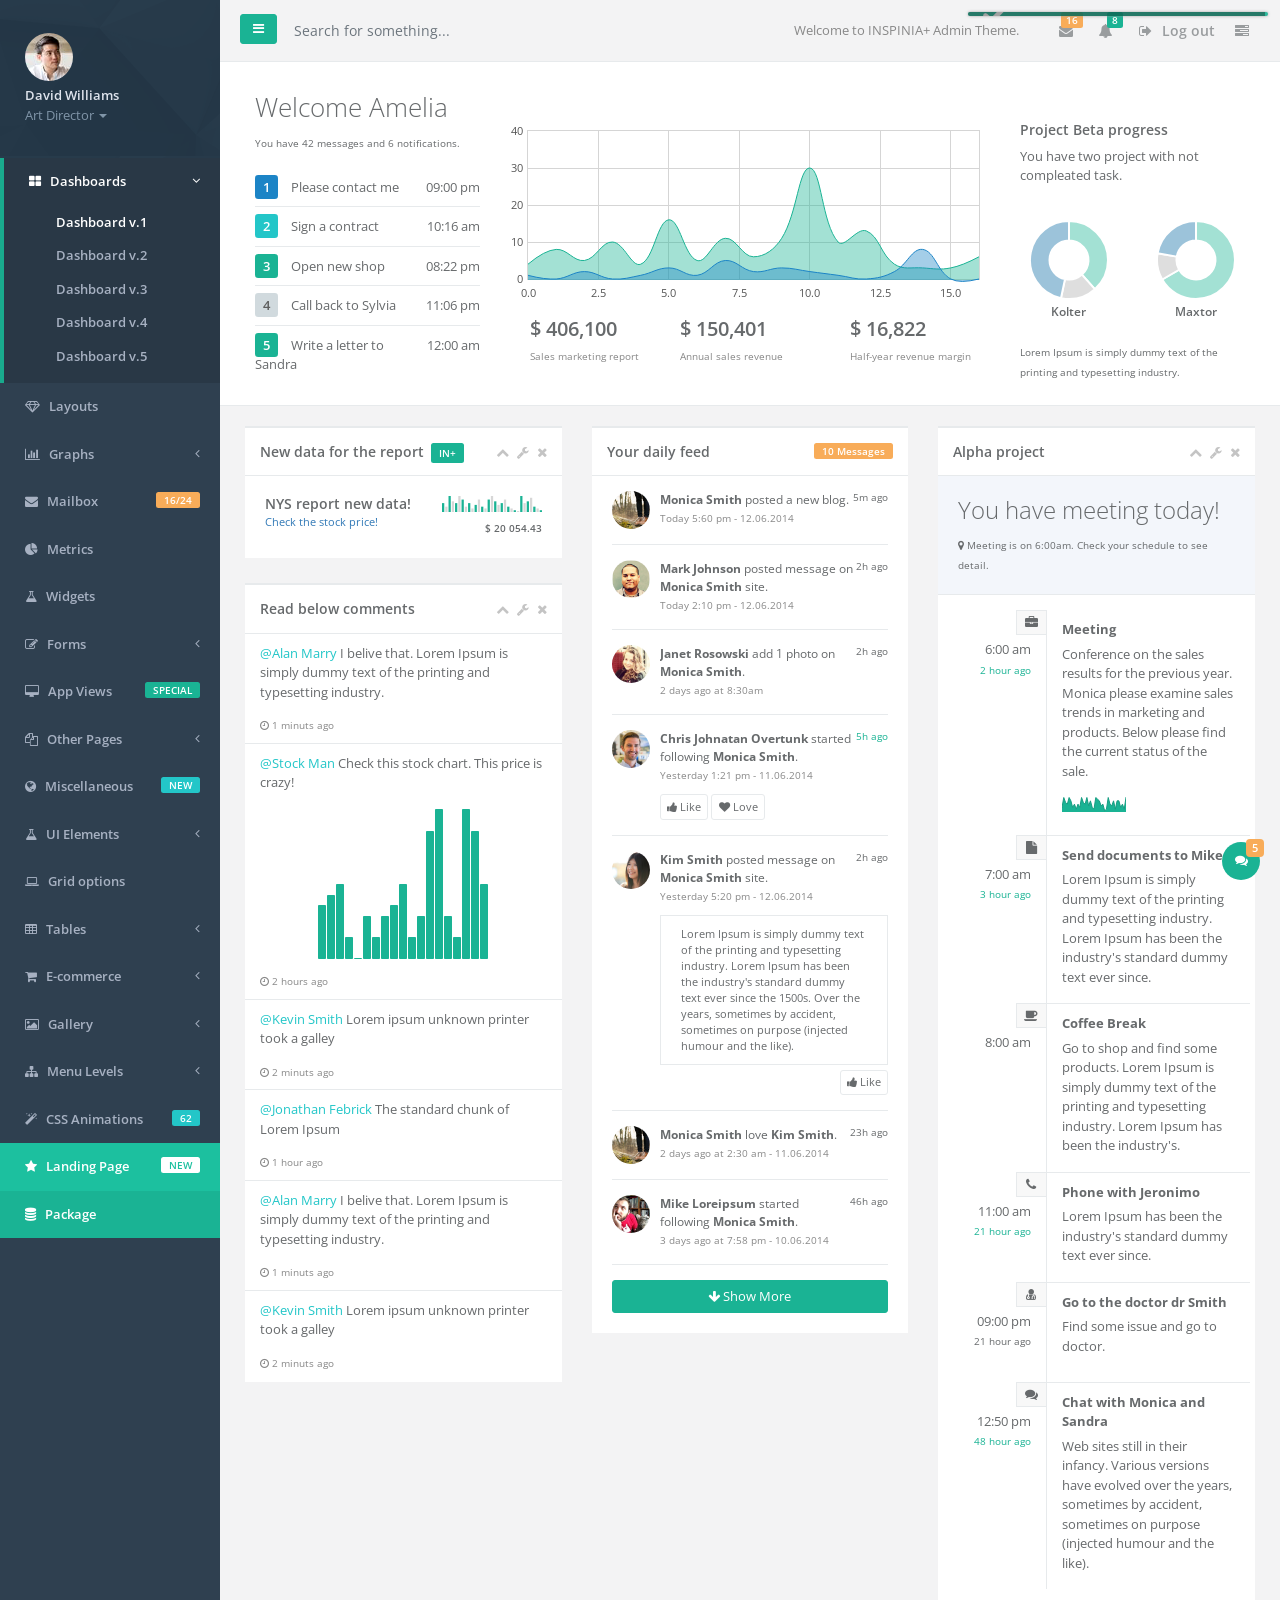
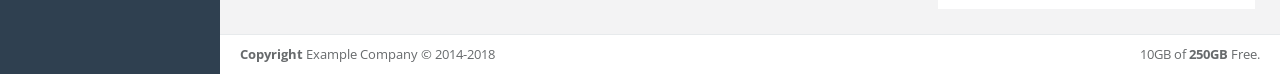
<file: CoreDemo/wwwroot/admin/index.html>
<!--
*
*  INSPINIA - Responsive Admin Theme
*  version 2.8
*
-->

<!DOCTYPE html>
<html>

<head>

    <meta charset="utf-8">
    <meta name="viewport" content="width=device-width, initial-scale=1.0">
    <meta http-equiv="X-UA-Compatible" content="IE=edge">

    <title>INSPINIA | Dashboard</title>

    <link href="css/bootstrap.min.css" rel="stylesheet">
    <link href="font-awesome/css/font-awesome.css" rel="stylesheet">

    <!-- Toastr style -->
    <link href="css/plugins/toastr/toastr.min.css" rel="stylesheet">

    <!-- Gritter -->
    <link href="js/plugins/gritter/jquery.gritter.css" rel="stylesheet">

    <link href="css/animate.css" rel="stylesheet">
    <link href="css/style.css" rel="stylesheet">

</head>

<body>
    <div id="wrapper">
        <nav class="navbar-default navbar-static-side" role="navigation">
            <div class="sidebar-collapse">
                <ul class="nav metismenu" id="side-menu">
                    <li class="nav-header">
                        <div class="dropdown profile-element">
                            <img alt="image" class="rounded-circle" src="img/profile_small.jpg"/>
                            <a data-toggle="dropdown" class="dropdown-toggle" href="#">
                                <span class="block m-t-xs font-bold">David Williams</span>
                                <span class="text-muted text-xs block">Art Director <b class="caret"></b></span>
                            </a>
                            <ul class="dropdown-menu animated fadeInRight m-t-xs">
                                <li><a class="dropdown-item" href="profile.html">Profile</a></li>
                                <li><a class="dropdown-item" href="contacts.html">Contacts</a></li>
                                <li><a class="dropdown-item" href="mailbox.html">Mailbox</a></li>
                                <li class="dropdown-divider"></li>
                                <li><a class="dropdown-item" href="login.html">Logout</a></li>
                            </ul>
                        </div>
                        <div class="logo-element">
                            IN+
                        </div>
                    </li>
                    <li class="active">
                        <a href="index.html"><i class="fa fa-th-large"></i> <span class="nav-label">Dashboards</span> <span class="fa arrow"></span></a>
                        <ul class="nav nav-second-level">
                            <li class="active"><a href="index.html">Dashboard v.1</a></li>
                            <li><a href="dashboard_2.html">Dashboard v.2</a></li>
                            <li><a href="dashboard_3.html">Dashboard v.3</a></li>
                            <li><a href="dashboard_4_1.html">Dashboard v.4</a></li>
                            <li><a href="dashboard_5.html">Dashboard v.5 </a></li>
                        </ul>
                    </li>
                    <li>
                        <a href="layouts.html"><i class="fa fa-diamond"></i> <span class="nav-label">Layouts</span></a>
                    </li>
                    <li>
                        <a href="#"><i class="fa fa-bar-chart-o"></i> <span class="nav-label">Graphs</span><span class="fa arrow"></span></a>
                        <ul class="nav nav-second-level collapse">
                            <li><a href="graph_flot.html">Flot Charts</a></li>
                            <li><a href="graph_morris.html">Morris.js Charts</a></li>
                            <li><a href="graph_rickshaw.html">Rickshaw Charts</a></li>
                            <li><a href="graph_chartjs.html">Chart.js</a></li>
                            <li><a href="graph_chartist.html">Chartist</a></li>
                            <li><a href="c3.html">c3 charts</a></li>
                            <li><a href="graph_peity.html">Peity Charts</a></li>
                            <li><a href="graph_sparkline.html">Sparkline Charts</a></li>
                        </ul>
                    </li>
                    <li>
                        <a href="mailbox.html"><i class="fa fa-envelope"></i> <span class="nav-label">Mailbox </span><span class="label label-warning float-right">16/24</span></a>
                        <ul class="nav nav-second-level collapse">
                            <li><a href="mailbox.html">Inbox</a></li>
                            <li><a href="mail_detail.html">Email view</a></li>
                            <li><a href="mail_compose.html">Compose email</a></li>
                            <li><a href="email_template.html">Email templates</a></li>
                        </ul>
                    </li>
                    <li>
                        <a href="metrics.html"><i class="fa fa-pie-chart"></i> <span class="nav-label">Metrics</span>  </a>
                    </li>
                    <li>
                        <a href="widgets.html"><i class="fa fa-flask"></i> <span class="nav-label">Widgets</span></a>
                    </li>
                    <li>
                        <a href="#"><i class="fa fa-edit"></i> <span class="nav-label">Forms</span><span class="fa arrow"></span></a>
                        <ul class="nav nav-second-level collapse">
                            <li><a href="form_basic.html">Basic form</a></li>
                            <li><a href="form_advanced.html">Advanced Plugins</a></li>
                            <li><a href="form_wizard.html">Wizard</a></li>
                            <li><a href="form_file_upload.html">File Upload</a></li>
                            <li><a href="form_editors.html">Text Editor</a></li>
                            <li><a href="form_autocomplete.html">Autocomplete</a></li>
                            <li><a href="form_markdown.html">Markdown</a></li>
                        </ul>
                    </li>
                    <li>
                        <a href="#"><i class="fa fa-desktop"></i> <span class="nav-label">App Views</span>  <span class="float-right label label-primary">SPECIAL</span></a>
                        <ul class="nav nav-second-level collapse">
                            <li><a href="contacts.html">Contacts</a></li>
                            <li><a href="profile.html">Profile</a></li>
                            <li><a href="profile_2.html">Profile v.2</a></li>
                            <li><a href="contacts_2.html">Contacts v.2</a></li>
                            <li><a href="projects.html">Projects</a></li>
                            <li><a href="project_detail.html">Project detail</a></li>
                            <li><a href="activity_stream.html">Activity stream</a></li>
                            <li><a href="teams_board.html">Teams board</a></li>
                            <li><a href="social_feed.html">Social feed</a></li>
                            <li><a href="clients.html">Clients</a></li>
                            <li><a href="full_height.html">Outlook view</a></li>
                            <li><a href="vote_list.html">Vote list</a></li>
                            <li><a href="file_manager.html">File manager</a></li>
                            <li><a href="calendar.html">Calendar</a></li>
                            <li><a href="issue_tracker.html">Issue tracker</a></li>
                            <li><a href="blog.html">Blog</a></li>
                            <li><a href="article.html">Article</a></li>
                            <li><a href="faq.html">FAQ</a></li>
                            <li><a href="timeline.html">Timeline</a></li>
                            <li><a href="pin_board.html">Pin board</a></li>
                        </ul>
                    </li>
                    <li>
                        <a href="#"><i class="fa fa-files-o"></i> <span class="nav-label">Other Pages</span><span class="fa arrow"></span></a>
                        <ul class="nav nav-second-level collapse">
                            <li><a href="search_results.html">Search results</a></li>
                            <li><a href="lockscreen.html">Lockscreen</a></li>
                            <li><a href="invoice.html">Invoice</a></li>
                            <li><a href="login.html">Login</a></li>
                            <li><a href="login_two_columns.html">Login v.2</a></li>
                            <li><a href="forgot_password.html">Forget password</a></li>
                            <li><a href="register.html">Register</a></li>
                            <li><a href="404.html">404 Page</a></li>
                            <li><a href="500.html">500 Page</a></li>
                            <li><a href="empty_page.html">Empty page</a></li>
                        </ul>
                    </li>
                    <li>
                        <a href="#"><i class="fa fa-globe"></i> <span class="nav-label">Miscellaneous</span><span class="label label-info float-right">NEW</span></a>
                        <ul class="nav nav-second-level collapse">
                            <li><a href="toastr_notifications.html">Notification</a></li>
                            <li><a href="nestable_list.html">Nestable list</a></li>
                            <li><a href="agile_board.html">Agile board</a></li>
                            <li><a href="timeline_2.html">Timeline v.2</a></li>
                            <li><a href="diff.html">Diff</a></li>
                            <li><a href="pdf_viewer.html">PDF viewer</a></li>
                            <li><a href="i18support.html">i18 support</a></li>
                            <li><a href="sweetalert.html">Sweet alert</a></li>
                            <li><a href="idle_timer.html">Idle timer</a></li>
                            <li><a href="truncate.html">Truncate</a></li>
                            <li><a href="password_meter.html">Password meter</a></li>
                            <li><a href="spinners.html">Spinners</a></li>
                            <li><a href="spinners_usage.html">Spinners usage</a></li>
                            <li><a href="tinycon.html">Live favicon</a></li>
                            <li><a href="google_maps.html">Google maps</a></li>
                            <li><a href="datamaps.html">Datamaps</a></li>
                            <li><a href="social_buttons.html">Social buttons</a></li>
                            <li><a href="code_editor.html">Code editor</a></li>
                            <li><a href="modal_window.html">Modal window</a></li>
                            <li><a href="clipboard.html">Clipboard</a></li>
                            <li><a href="text_spinners.html">Text spinners</a></li>
                            <li><a href="forum_main.html">Forum view</a></li>
                            <li><a href="validation.html">Validation</a></li>
                            <li><a href="tree_view.html">Tree view</a></li>
                            <li><a href="loading_buttons.html">Loading buttons</a></li>
                            <li><a href="chat_view.html">Chat view</a></li>
                            <li><a href="masonry.html">Masonry</a></li>
                            <li><a href="tour.html">Tour</a></li>
                        </ul>
                    </li>
                    <li>
                        <a href="#"><i class="fa fa-flask"></i> <span class="nav-label">UI Elements</span><span class="fa arrow"></span></a>
                        <ul class="nav nav-second-level collapse">
                            <li><a href="typography.html">Typography</a></li>
                            <li><a href="icons.html">Icons</a></li>
                            <li><a href="draggable_panels.html">Draggable Panels</a></li> <li><a href="resizeable_panels.html">Resizeable Panels</a></li>
                            <li><a href="buttons.html">Buttons</a></li>
                            <li><a href="video.html">Video</a></li>
                            <li><a href="tabs_panels.html">Panels</a></li>
                            <li><a href="tabs.html">Tabs</a></li>
                            <li><a href="notifications.html">Notifications & Tooltips</a></li>
                            <li><a href="helper_classes.html">Helper css classes</a></li>
                            <li><a href="badges_labels.html">Badges, Labels, Progress</a></li>
                        </ul>
                    </li>

                    <li>
                        <a href="grid_options.html"><i class="fa fa-laptop"></i> <span class="nav-label">Grid options</span></a>
                    </li>
                    <li>
                        <a href="#"><i class="fa fa-table"></i> <span class="nav-label">Tables</span><span class="fa arrow"></span></a>
                        <ul class="nav nav-second-level collapse">
                            <li><a href="table_basic.html">Static Tables</a></li>
                            <li><a href="table_data_tables.html">Data Tables</a></li>
                            <li><a href="table_foo_table.html">Foo Tables</a></li>
                            <li><a href="jq_grid.html">jqGrid</a></li>
                        </ul>
                    </li>
                    <li>
                        <a href="#"><i class="fa fa-shopping-cart"></i> <span class="nav-label">E-commerce</span><span class="fa arrow"></span></a>
                        <ul class="nav nav-second-level collapse">
                            <li><a href="ecommerce_products_grid.html">Products grid</a></li>
                            <li><a href="ecommerce_product_list.html">Products list</a></li>
                            <li><a href="ecommerce_product.html">Product edit</a></li>
                            <li><a href="ecommerce_product_detail.html">Product detail</a></li>
                            <li><a href="ecommerce-cart.html">Cart</a></li>
                            <li><a href="ecommerce-orders.html">Orders</a></li>
                            <li><a href="ecommerce_payments.html">Credit Card form</a></li>
                        </ul>
                    </li>
                    <li>
                        <a href="#"><i class="fa fa-picture-o"></i> <span class="nav-label">Gallery</span><span class="fa arrow"></span></a>
                        <ul class="nav nav-second-level collapse">
                            <li><a href="basic_gallery.html">Lightbox Gallery</a></li>
                            <li><a href="slick_carousel.html">Slick Carousel</a></li>
                            <li><a href="carousel.html">Bootstrap Carousel</a></li>

                        </ul>
                    </li>
                    <li>
                        <a href="#"><i class="fa fa-sitemap"></i> <span class="nav-label">Menu Levels </span><span class="fa arrow"></span></a>
                        <ul class="nav nav-second-level collapse">
                            <li>
                                <a href="#" id="damian">Third Level <span class="fa arrow"></span></a>
                                <ul class="nav nav-third-level">
                                    <li>
                                        <a href="#">Third Level Item</a>
                                    </li>
                                    <li>
                                        <a href="#">Third Level Item</a>
                                    </li>
                                    <li>
                                        <a href="#">Third Level Item</a>
                                    </li>

                                </ul>
                            </li>
                            <li><a href="#">Second Level Item</a></li>
                            <li>
                                <a href="#">Second Level Item</a></li>
                            <li>
                                <a href="#">Second Level Item</a></li>
                        </ul>
                    </li>
                    <li>
                        <a href="css_animation.html"><i class="fa fa-magic"></i> <span class="nav-label">CSS Animations </span><span class="label label-info float-right">62</span></a>
                    </li>
                    <li class="landing_link">
                        <a target="_blank" href="landing.html"><i class="fa fa-star"></i> <span class="nav-label">Landing Page</span> <span class="label label-warning float-right">NEW</span></a>
                    </li>
                    <li class="special_link">
                        <a href="package.html"><i class="fa fa-database"></i> <span class="nav-label">Package</span></a>
                    </li>
                </ul>

            </div>
        </nav>

        <div id="page-wrapper" class="gray-bg dashbard-1">
        <div class="row border-bottom">
        <nav class="navbar navbar-static-top" role="navigation" style="margin-bottom: 0">
        <div class="navbar-header">
            <a class="navbar-minimalize minimalize-styl-2 btn btn-primary " href="#"><i class="fa fa-bars"></i> </a>
            <form role="search" class="navbar-form-custom" action="search_results.html">
                <div class="form-group">
                    <input type="text" placeholder="Search for something..." class="form-control" name="top-search" id="top-search">
                </div>
            </form>
        </div>
            <ul class="nav navbar-top-links navbar-right">
                <li style="padding: 20px">
                    <span class="m-r-sm text-muted welcome-message">Welcome to INSPINIA+ Admin Theme.</span>
                </li>
                <li class="dropdown">
                    <a class="dropdown-toggle count-info" data-toggle="dropdown" href="#">
                        <i class="fa fa-envelope"></i>  <span class="label label-warning">16</span>
                    </a>
                    <ul class="dropdown-menu dropdown-messages dropdown-menu-right">
                        <li>
                            <div class="dropdown-messages-box">
                                <a class="dropdown-item float-left" href="profile.html">
                                    <img alt="image" class="rounded-circle" src="img/a7.jpg">
                                </a>
                                <div class="media-body">
                                    <small class="float-right">46h ago</small>
                                    <strong>Mike Loreipsum</strong> started following <strong>Monica Smith</strong>. <br>
                                    <small class="text-muted">3 days ago at 7:58 pm - 10.06.2014</small>
                                </div>
                            </div>
                        </li>
                        <li class="dropdown-divider"></li>
                        <li>
                            <div class="dropdown-messages-box">
                                <a class="dropdown-item float-left" href="profile.html">
                                    <img alt="image" class="rounded-circle" src="img/a4.jpg">
                                </a>
                                <div class="media-body ">
                                    <small class="float-right text-navy">5h ago</small>
                                    <strong>Chris Johnatan Overtunk</strong> started following <strong>Monica Smith</strong>. <br>
                                    <small class="text-muted">Yesterday 1:21 pm - 11.06.2014</small>
                                </div>
                            </div>
                        </li>
                        <li class="dropdown-divider"></li>
                        <li>
                            <div class="dropdown-messages-box">
                                <a class="dropdown-item float-left" href="profile.html">
                                    <img alt="image" class="rounded-circle" src="img/profile.jpg">
                                </a>
                                <div class="media-body ">
                                    <small class="float-right">23h ago</small>
                                    <strong>Monica Smith</strong> love <strong>Kim Smith</strong>. <br>
                                    <small class="text-muted">2 days ago at 2:30 am - 11.06.2014</small>
                                </div>
                            </div>
                        </li>
                        <li class="dropdown-divider"></li>
                        <li>
                            <div class="text-center link-block">
                                <a href="mailbox.html" class="dropdown-item">
                                    <i class="fa fa-envelope"></i> <strong>Read All Messages</strong>
                                </a>
                            </div>
                        </li>
                    </ul>
                </li>
                <li class="dropdown">
                    <a class="dropdown-toggle count-info" data-toggle="dropdown" href="#">
                        <i class="fa fa-bell"></i>  <span class="label label-primary">8</span>
                    </a>
                    <ul class="dropdown-menu dropdown-alerts">
                        <li>
                            <a href="mailbox.html" class="dropdown-item">
                                <div>
                                    <i class="fa fa-envelope fa-fw"></i> You have 16 messages
                                    <span class="float-right text-muted small">4 minutes ago</span>
                                </div>
                            </a>
                        </li>
                        <li class="dropdown-divider"></li>
                        <li>
                            <a href="profile.html" class="dropdown-item">
                                <div>
                                    <i class="fa fa-twitter fa-fw"></i> 3 New Followers
                                    <span class="float-right text-muted small">12 minutes ago</span>
                                </div>
                            </a>
                        </li>
                        <li class="dropdown-divider"></li>
                        <li>
                            <a href="grid_options.html" class="dropdown-item">
                                <div>
                                    <i class="fa fa-upload fa-fw"></i> Server Rebooted
                                    <span class="float-right text-muted small">4 minutes ago</span>
                                </div>
                            </a>
                        </li>
                        <li class="dropdown-divider"></li>
                        <li>
                            <div class="text-center link-block">
                                <a href="notifications.html" class="dropdown-item">
                                    <strong>See All Alerts</strong>
                                    <i class="fa fa-angle-right"></i>
                                </a>
                            </div>
                        </li>
                    </ul>
                </li>


                <li>
                    <a href="login.html">
                        <i class="fa fa-sign-out"></i> Log out
                    </a>
                </li>
                <li>
                    <a class="right-sidebar-toggle">
                        <i class="fa fa-tasks"></i>
                    </a>
                </li>
            </ul>

        </nav>
        </div>
                <div class="row  border-bottom white-bg dashboard-header">

                    <div class="col-md-3">
                        <h2>Welcome Amelia</h2>
                        <small>You have 42 messages and 6 notifications.</small>
                        <ul class="list-group clear-list m-t">
                            <li class="list-group-item fist-item">
                                <span class="float-right">
                                    09:00 pm
                                </span>
                                <span class="label label-success">1</span> Please contact me
                            </li>
                            <li class="list-group-item">
                                <span class="float-right">
                                    10:16 am
                                </span>
                                <span class="label label-info">2</span> Sign a contract
                            </li>
                            <li class="list-group-item">
                                <span class="float-right">
                                    08:22 pm
                                </span>
                                <span class="label label-primary">3</span> Open new shop
                            </li>
                            <li class="list-group-item">
                                <span class="float-right">
                                    11:06 pm
                                </span>
                                <span class="label label-default">4</span> Call back to Sylvia
                            </li>
                            <li class="list-group-item">
                                <span class="float-right">
                                    12:00 am
                                </span>
                                <span class="label label-primary">5</span> Write a letter to Sandra
                            </li>
                        </ul>
                    </div>
                    <div class="col-md-6">
                        <div class="flot-chart dashboard-chart">
                            <div class="flot-chart-content" id="flot-dashboard-chart"></div>
                        </div>
                        <div class="row text-left">
                            <div class="col">
                                <div class=" m-l-md">
                                <span class="h5 font-bold m-t block">$ 406,100</span>
                                <small class="text-muted m-b block">Sales marketing report</small>
                                </div>
                            </div>
                            <div class="col">
                                <span class="h5 font-bold m-t block">$ 150,401</span>
                                <small class="text-muted m-b block">Annual sales revenue</small>
                            </div>
                            <div class="col">
                                <span class="h5 font-bold m-t block">$ 16,822</span>
                                <small class="text-muted m-b block">Half-year revenue margin</small>
                            </div>

                        </div>
                    </div>
                    <div class="col-md-3">
                        <div class="statistic-box">
                        <h4>
                            Project Beta progress
                        </h4>
                        <p>
                            You have two project with not compleated task.
                        </p>
                            <div class="row text-center">
                                <div class="col-lg-6">
                                    <canvas id="doughnutChart2" width="80" height="80" style="margin: 18px auto 0"></canvas>
                                    <h5 >Kolter</h5>
                                </div>
                                <div class="col-lg-6">
                                    <canvas id="doughnutChart" width="80" height="80" style="margin: 18px auto 0"></canvas>
                                    <h5 >Maxtor</h5>
                                </div>
                            </div>
                            <div class="m-t">
                                <small>Lorem Ipsum is simply dummy text of the printing and typesetting industry.</small>
                            </div>

                        </div>
                    </div>

            </div>
        <div class="row">
            <div class="col-lg-12">
                <div class="wrapper wrapper-content">
                        <div class="row">
                        <div class="col-lg-4">
                            <div class="ibox ">
                                <div class="ibox-title">
                                    <h5>New data for the report</h5> <span class="label label-primary">IN+</span>
                                    <div class="ibox-tools">
                                        <a class="collapse-link" href="">
                                            <i class="fa fa-chevron-up"></i>
                                        </a>
                                        <a class="dropdown-toggle" data-toggle="dropdown" href="#">
                                            <i class="fa fa-wrench"></i>
                                        </a>
                                        <ul class="dropdown-menu dropdown-user">
                                            <li><a href="#" class="dropdown-item">Config option 1</a>
                                            </li>
                                            <li><a href="#" class="dropdown-item">Config option 2</a>
                                            </li>
                                        </ul>
                                        <a class="close-link" href="">
                                            <i class="fa fa-times"></i>
                                        </a>
                                    </div>
                                </div>
                                <div class="ibox-content">
                                    <div>

                                        <div class="float-right text-right">

                                            <span class="bar_dashboard">5,3,9,6,5,9,7,3,5,2,4,7,3,2,7,9,6,4,5,7,3,2,1,0,9,5,6,8,3,2,1</span>
                                            <br/>
                                            <small class="font-bold">$ 20 054.43</small>
                                        </div>
                                        <h4>NYS report new data!
                                            <br/>
                                            <small class="m-r"><a href="graph_flot.html"> Check the stock price! </a> </small>
                                        </h4>
                                        </div>
                                    </div>
                                </div>
                            <div class="ibox ">
                                <div class="ibox-title">
                                    <h5>Read below comments</h5>
                                    <div class="ibox-tools">
                                        <a class="collapse-link" href="">
                                            <i class="fa fa-chevron-up"></i>
                                        </a>
                                        <a class="dropdown-toggle" data-toggle="dropdown" href="#">
                                            <i class="fa fa-wrench"></i>
                                        </a>
                                        <ul class="dropdown-menu dropdown-user">
                                            <li><a href="#" class="dropdown-item">Config option 1</a>
                                            </li>
                                            <li><a href="#" class="dropdown-item">Config option 2</a>
                                            </li>
                                        </ul>
                                        <a class="close-link" href="">
                                            <i class="fa fa-times"></i>
                                        </a>
                                    </div>
                                </div>
                                <div class="ibox-content no-padding">
                                    <ul class="list-group">
                                        <li class="list-group-item">
                                            <p><a class="text-info" href="#">@Alan Marry</a> I belive that. Lorem Ipsum is simply dummy text of the printing and typesetting industry.</p>
                                            <small class="block text-muted"><i class="fa fa-clock-o"></i> 1 minuts ago</small>
                                        </li>
                                        <li class="list-group-item">
                                            <p><a class="text-info" href="#">@Stock Man</a> Check this stock chart. This price is crazy! </p>
                                            <div class="text-center m">
                                                <span id="sparkline8"></span>
                                            </div>
                                            <small class="block text-muted"><i class="fa fa-clock-o"></i> 2 hours ago</small>
                                        </li>
                                        <li class="list-group-item">
                                            <p><a class="text-info" href="#">@Kevin Smith</a> Lorem ipsum unknown printer took a galley </p>
                                            <small class="block text-muted"><i class="fa fa-clock-o"></i> 2 minuts ago</small>
                                        </li>
                                        <li class="list-group-item ">
                                            <p><a class="text-info" href="#">@Jonathan Febrick</a> The standard chunk of Lorem Ipsum</p>
                                            <small class="block text-muted"><i class="fa fa-clock-o"></i> 1 hour ago</small>
                                        </li>
                                        <li class="list-group-item">
                                            <p><a class="text-info" href="#">@Alan Marry</a> I belive that. Lorem Ipsum is simply dummy text of the printing and typesetting industry.</p>
                                            <small class="block text-muted"><i class="fa fa-clock-o"></i> 1 minuts ago</small>
                                        </li>
                                        <li class="list-group-item">
                                            <p><a class="text-info" href="#">@Kevin Smith</a> Lorem ipsum unknown printer took a galley </p>
                                            <small class="block text-muted"><i class="fa fa-clock-o"></i> 2 minuts ago</small>
                                        </li>
                                    </ul>
                                </div>
                            </div>
                        </div>
                            <div class="col-lg-4">
                                <div class="ibox ">
                                    <div class="ibox-title">
                                        <h5>Your daily feed</h5>
                                        <div class="ibox-tools">
                                            <span class="label label-warning-light float-right">10 Messages</span>
                                           </div>
                                    </div>
                                    <div class="ibox-content">

                                        <div>
                                            <div class="feed-activity-list">

                                                <div class="feed-element">
                                                    <a class="float-left" href="profile.html">
                                                        <img alt="image" class="rounded-circle" src="img/profile.jpg">
                                                    </a>
                                                    <div class="media-body ">
                                                        <small class="float-right">5m ago</small>
                                                        <strong>Monica Smith</strong> posted a new blog. <br>
                                                        <small class="text-muted">Today 5:60 pm - 12.06.2014</small>

                                                    </div>
                                                </div>

                                                <div class="feed-element">
                                                    <a class="float-left" href="profile.html">
                                                        <img alt="image" class="rounded-circle" src="img/a2.jpg">
                                                    </a>
                                                    <div class="media-body ">
                                                        <small class="float-right">2h ago</small>
                                                        <strong>Mark Johnson</strong> posted message on <strong>Monica Smith</strong> site. <br>
                                                        <small class="text-muted">Today 2:10 pm - 12.06.2014</small>
                                                    </div>
                                                </div>
                                                <div class="feed-element">
                                                    <a class="float-left" href="profile.html">
                                                        <img alt="image" class="rounded-circle" src="img/a3.jpg">
                                                    </a>
                                                    <div class="media-body ">
                                                        <small class="float-right">2h ago</small>
                                                        <strong>Janet Rosowski</strong> add 1 photo on <strong>Monica Smith</strong>. <br>
                                                        <small class="text-muted">2 days ago at 8:30am</small>
                                                    </div>
                                                </div>
                                                <div class="feed-element">
                                                    <a class="float-left" href="profile.html">
                                                        <img alt="image" class="rounded-circle" src="img/a4.jpg">
                                                    </a>
                                                    <div class="media-body ">
                                                        <small class="float-right text-navy">5h ago</small>
                                                        <strong>Chris Johnatan Overtunk</strong> started following <strong>Monica Smith</strong>. <br>
                                                        <small class="text-muted">Yesterday 1:21 pm - 11.06.2014</small>
                                                        <div class="actions">
                                                            <a href=""  class="btn btn-xs btn-white"><i class="fa fa-thumbs-up"></i> Like </a>
                                                            <a href=""  class="btn btn-xs btn-white"><i class="fa fa-heart"></i> Love</a>
                                                        </div>
                                                    </div>
                                                </div>
                                                <div class="feed-element">
                                                    <a class="float-left" href="profile.html">
                                                        <img alt="image" class="rounded-circle" src="img/a5.jpg">
                                                    </a>
                                                    <div class="media-body ">
                                                        <small class="float-right">2h ago</small>
                                                        <strong>Kim Smith</strong> posted message on <strong>Monica Smith</strong> site. <br>
                                                        <small class="text-muted">Yesterday 5:20 pm - 12.06.2014</small>
                                                        <div class="well">
                                                            Lorem Ipsum is simply dummy text of the printing and typesetting industry. Lorem Ipsum has been the industry's standard dummy text ever since the 1500s.
                                                            Over the years, sometimes by accident, sometimes on purpose (injected humour and the like).
                                                        </div>
                                                        <div class="float-right">
                                                            <a href=""  class="btn btn-xs btn-white"><i class="fa fa-thumbs-up"></i> Like </a>
                                                        </div>
                                                    </div>
                                                </div>
                                                <div class="feed-element">
                                                    <a class="float-left" href="profile.html">
                                                        <img alt="image" class="rounded-circle" src="img/profile.jpg">
                                                    </a>
                                                    <div class="media-body ">
                                                        <small class="float-right">23h ago</small>
                                                        <strong>Monica Smith</strong> love <strong>Kim Smith</strong>. <br>
                                                        <small class="text-muted">2 days ago at 2:30 am - 11.06.2014</small>
                                                    </div>
                                                </div>
                                                <div class="feed-element">
                                                    <a class="float-left" href="profile.html">
                                                        <img alt="image" class="rounded-circle" src="img/a7.jpg">
                                                    </a>
                                                    <div class="media-body ">
                                                        <small class="float-right">46h ago</small>
                                                        <strong>Mike Loreipsum</strong> started following <strong>Monica Smith</strong>. <br>
                                                        <small class="text-muted">3 days ago at 7:58 pm - 10.06.2014</small>
                                                    </div>
                                                </div>
                                            </div>

                                            <button class="btn btn-primary btn-block m-t"><i class="fa fa-arrow-down"></i> Show More</button>

                                        </div>

                                    </div>
                                </div>

                            </div>
                        <div class="col-lg-4">
                            <div class="ibox ">
                                <div class="ibox-title">
                                    <h5>Alpha project</h5>
                                    <div class="ibox-tools">
                                        <a class="collapse-link" href="">
                                            <i class="fa fa-chevron-up"></i>
                                        </a>
                                        <a class="dropdown-toggle" data-toggle="dropdown" href="#">
                                            <i class="fa fa-wrench"></i>
                                        </a>
                                        <ul class="dropdown-menu dropdown-user">
                                            <li><a href="#" class="dropdown-item">Config option 1</a>
                                            </li>
                                            <li><a href="#" class="dropdown-item">Config option 2</a>
                                            </li>
                                        </ul>
                                        <a class="close-link" href="">
                                            <i class="fa fa-times"></i>
                                        </a>
                                    </div>
                                </div>
                                <div class="ibox-content ibox-heading">
                                    <h3>You have meeting today!</h3>
                                    <small><i class="fa fa-map-marker"></i> Meeting is on 6:00am. Check your schedule to see detail.</small>
                                </div>
                                <div class="ibox-content inspinia-timeline">

                                    <div class="timeline-item">
                                        <div class="row">
                                            <div class="col-4 date">
                                                <i class="fa fa-briefcase"></i>
                                                6:00 am
                                                <br/>
                                                <small class="text-navy">2 hour ago</small>
                                            </div>
                                            <div class="col content no-top-border">
                                                <p class="m-b-xs"><strong>Meeting</strong></p>

                                                <p>Conference on the sales results for the previous year. Monica please examine sales trends in marketing and products. Below please find the current status of the
                                                    sale.</p>

                                                <p><span data-diameter="40" class="updating-chart">5,3,9,6,5,9,7,3,5,2,5,3,9,6,5,9,4,7,3,2,9,8,7,4,5,1,2,9,5,4,7,2,7,7,3,5,2</span></p>
                                            </div>
                                        </div>
                                    </div>
                                    <div class="timeline-item">
                                        <div class="row">
                                            <div class="col-4 date">
                                                <i class="fa fa-file"></i>
                                                7:00 am
                                                <br/>
                                                <small class="text-navy">3 hour ago</small>
                                            </div>
                                            <div class="col content">
                                                <p class="m-b-xs"><strong>Send documents to Mike</strong></p>
                                                <p>Lorem Ipsum is simply dummy text of the printing and typesetting industry. Lorem Ipsum has been the industry's standard dummy text ever since.</p>
                                            </div>
                                        </div>
                                    </div>
                                    <div class="timeline-item">
                                        <div class="row">
                                            <div class="col-4 date">
                                                <i class="fa fa-coffee"></i>
                                                8:00 am
                                                <br/>
                                            </div>
                                            <div class="col content">
                                                <p class="m-b-xs"><strong>Coffee Break</strong></p>
                                                <p>
                                                    Go to shop and find some products.
                                                    Lorem Ipsum is simply dummy text of the printing and typesetting industry. Lorem Ipsum has been the industry's.
                                                </p>
                                            </div>
                                        </div>
                                    </div>
                                    <div class="timeline-item">
                                        <div class="row">
                                            <div class="col-4 date">
                                                <i class="fa fa-phone"></i>
                                                11:00 am
                                                <br/>
                                                <small class="text-navy">21 hour ago</small>
                                            </div>
                                            <div class="col content">
                                                <p class="m-b-xs"><strong>Phone with Jeronimo</strong></p>
                                                <p>
                                                    Lorem Ipsum has been the industry's standard dummy text ever since.
                                                </p>
                                            </div>
                                        </div>
                                    </div>
                                    <div class="timeline-item">
                                        <div class="row">
                                            <div class="col-4 date">
                                                <i class="fa fa-user-md"></i>
                                                09:00 pm
                                                <br/>
                                                <small>21 hour ago</small>
                                            </div>
                                            <div class="col content">
                                                <p class="m-b-xs"><strong>Go to the doctor dr Smith</strong></p>
                                                <p>
                                                    Find some issue and go to doctor.
                                                </p>
                                            </div>
                                        </div>
                                    </div>
                                    <div class="timeline-item">
                                        <div class="row">
                                            <div class="col-4 date">
                                                <i class="fa fa-comments"></i>
                                                12:50 pm
                                                <br/>
                                                <small class="text-navy">48 hour ago</small>
                                            </div>
                                            <div class="col content">
                                                <p class="m-b-xs"><strong>Chat with Monica and Sandra</strong></p>
                                                <p>
                                                    Web sites still in their infancy. Various versions have evolved over the years, sometimes by accident, sometimes on purpose (injected humour and the like).
                                                </p>
                                            </div>
                                        </div>
                                    </div>

                                </div>
                            </div>
                        </div>

                        </div>
                </div>

            </div>
        </div>
            <div class="footer">
                <div class="float-right">
                    10GB of <strong>250GB</strong> Free.
                </div>
                <div>
                    <strong>Copyright</strong> Example Company &copy; 2014-2018
                </div>
            </div>
        </div>
        <div class="small-chat-box fadeInRight animated">

            <div class="heading" draggable="true">
                <small class="chat-date float-right">
                    02.19.2015
                </small>
                Small chat
            </div>

            <div class="content">

                <div class="left">
                    <div class="author-name">
                        Monica Jackson <small class="chat-date">
                        10:02 am
                    </small>
                    </div>
                    <div class="chat-message active">
                        Lorem Ipsum is simply dummy text input.
                    </div>

                </div>
                <div class="right">
                    <div class="author-name">
                        Mick Smith
                        <small class="chat-date">
                            11:24 am
                        </small>
                    </div>
                    <div class="chat-message">
                        Lorem Ipsum is simpl.
                    </div>
                </div>
                <div class="left">
                    <div class="author-name">
                        Alice Novak
                        <small class="chat-date">
                            08:45 pm
                        </small>
                    </div>
                    <div class="chat-message active">
                        Check this stock char.
                    </div>
                </div>
                <div class="right">
                    <div class="author-name">
                        Anna Lamson
                        <small class="chat-date">
                            11:24 am
                        </small>
                    </div>
                    <div class="chat-message">
                        The standard chunk of Lorem Ipsum
                    </div>
                </div>
                <div class="left">
                    <div class="author-name">
                        Mick Lane
                        <small class="chat-date">
                            08:45 pm
                        </small>
                    </div>
                    <div class="chat-message active">
                        I belive that. Lorem Ipsum is simply dummy text.
                    </div>
                </div>


            </div>
            <div class="form-chat">
                <div class="input-group input-group-sm">
                    <input type="text" class="form-control">
                    <span class="input-group-btn"> <button
                        class="btn btn-primary" type="button">Send
                </button> </span></div>
            </div>

        </div>
        <div id="small-chat">

            <span class="badge badge-warning float-right">5</span>
            <a class="open-small-chat" href="">
                <i class="fa fa-comments"></i>

            </a>
        </div>
        <div id="right-sidebar" class="animated">
            <div class="sidebar-container">

                <ul class="nav nav-tabs navs-3">
                    <li>
                        <a class="nav-link active" data-toggle="tab" href="#tab-1"> Notes </a>
                    </li>
                    <li>
                        <a class="nav-link" data-toggle="tab" href="#tab-2"> Projects </a>
                    </li>
                    <li>
                        <a class="nav-link" data-toggle="tab" href="#tab-3"> <i class="fa fa-gear"></i> </a>
                    </li>
                </ul>

                <div class="tab-content">


                    <div id="tab-1" class="tab-pane active">

                        <div class="sidebar-title">
                            <h3> <i class="fa fa-comments-o"></i> Latest Notes</h3>
                            <small><i class="fa fa-tim"></i> You have 10 new message.</small>
                        </div>

                        <div>

                            <div class="sidebar-message">
                                <a href="#">
                                    <div class="float-left text-center">
                                        <img alt="image" class="rounded-circle message-avatar" src="img/a1.jpg">

                                        <div class="m-t-xs">
                                            <i class="fa fa-star text-warning"></i>
                                            <i class="fa fa-star text-warning"></i>
                                        </div>
                                    </div>
                                    <div class="media-body">

                                        There are many variations of passages of Lorem Ipsum available.
                                        <br>
                                        <small class="text-muted">Today 4:21 pm</small>
                                    </div>
                                </a>
                            </div>
                            <div class="sidebar-message">
                                <a href="#">
                                    <div class="float-left text-center">
                                        <img alt="image" class="rounded-circle message-avatar" src="img/a2.jpg">
                                    </div>
                                    <div class="media-body">
                                        The point of using Lorem Ipsum is that it has a more-or-less normal.
                                        <br>
                                        <small class="text-muted">Yesterday 2:45 pm</small>
                                    </div>
                                </a>
                            </div>
                            <div class="sidebar-message">
                                <a href="#">
                                    <div class="float-left text-center">
                                        <img alt="image" class="rounded-circle message-avatar" src="img/a3.jpg">

                                        <div class="m-t-xs">
                                            <i class="fa fa-star text-warning"></i>
                                            <i class="fa fa-star text-warning"></i>
                                            <i class="fa fa-star text-warning"></i>
                                        </div>
                                    </div>
                                    <div class="media-body">
                                        Mevolved over the years, sometimes by accident, sometimes on purpose (injected humour and the like).
                                        <br>
                                        <small class="text-muted">Yesterday 1:10 pm</small>
                                    </div>
                                </a>
                            </div>
                            <div class="sidebar-message">
                                <a href="#">
                                    <div class="float-left text-center">
                                        <img alt="image" class="rounded-circle message-avatar" src="img/a4.jpg">
                                    </div>

                                    <div class="media-body">
                                        Lorem Ipsum, you need to be sure there isn't anything embarrassing hidden in the
                                        <br>
                                        <small class="text-muted">Monday 8:37 pm</small>
                                    </div>
                                </a>
                            </div>
                            <div class="sidebar-message">
                                <a href="#">
                                    <div class="float-left text-center">
                                        <img alt="image" class="rounded-circle message-avatar" src="img/a8.jpg">
                                    </div>
                                    <div class="media-body">

                                        All the Lorem Ipsum generators on the Internet tend to repeat.
                                        <br>
                                        <small class="text-muted">Today 4:21 pm</small>
                                    </div>
                                </a>
                            </div>
                            <div class="sidebar-message">
                                <a href="#">
                                    <div class="float-left text-center">
                                        <img alt="image" class="rounded-circle message-avatar" src="img/a7.jpg">
                                    </div>
                                    <div class="media-body">
                                        Renaissance. The first line of Lorem Ipsum, "Lorem ipsum dolor sit amet..", comes from a line in section 1.10.32.
                                        <br>
                                        <small class="text-muted">Yesterday 2:45 pm</small>
                                    </div>
                                </a>
                            </div>
                            <div class="sidebar-message">
                                <a href="#">
                                    <div class="float-left text-center">
                                        <img alt="image" class="rounded-circle message-avatar" src="img/a3.jpg">

                                        <div class="m-t-xs">
                                            <i class="fa fa-star text-warning"></i>
                                            <i class="fa fa-star text-warning"></i>
                                            <i class="fa fa-star text-warning"></i>
                                        </div>
                                    </div>
                                    <div class="media-body">
                                        The standard chunk of Lorem Ipsum used since the 1500s is reproduced below.
                                        <br>
                                        <small class="text-muted">Yesterday 1:10 pm</small>
                                    </div>
                                </a>
                            </div>
                            <div class="sidebar-message">
                                <a href="#">
                                    <div class="float-left text-center">
                                        <img alt="image" class="rounded-circle message-avatar" src="img/a4.jpg">
                                    </div>
                                    <div class="media-body">
                                        Uncover many web sites still in their infancy. Various versions have.
                                        <br>
                                        <small class="text-muted">Monday 8:37 pm</small>
                                    </div>
                                </a>
                            </div>
                        </div>

                    </div>

                    <div id="tab-2" class="tab-pane">

                        <div class="sidebar-title">
                            <h3> <i class="fa fa-cube"></i> Latest projects</h3>
                            <small><i class="fa fa-tim"></i> You have 14 projects. 10 not completed.</small>
                        </div>

                        <ul class="sidebar-list">
                            <li>
                                <a href="#">
                                    <div class="small float-right m-t-xs">9 hours ago</div>
                                    <h4>Business valuation</h4>
                                    It is a long established fact that a reader will be distracted.

                                    <div class="small">Completion with: 22%</div>
                                    <div class="progress progress-mini">
                                        <div style="width: 22%;" class="progress-bar progress-bar-warning"></div>
                                    </div>
                                    <div class="small text-muted m-t-xs">Project end: 4:00 pm - 12.06.2014</div>
                                </a>
                            </li>
                            <li>
                                <a href="#">
                                    <div class="small float-right m-t-xs">9 hours ago</div>
                                    <h4>Contract with Company </h4>
                                    Many desktop publishing packages and web page editors.

                                    <div class="small">Completion with: 48%</div>
                                    <div class="progress progress-mini">
                                        <div style="width: 48%;" class="progress-bar"></div>
                                    </div>
                                </a>
                            </li>
                            <li>
                                <a href="#">
                                    <div class="small float-right m-t-xs">9 hours ago</div>
                                    <h4>Meeting</h4>
                                    By the readable content of a page when looking at its layout.

                                    <div class="small">Completion with: 14%</div>
                                    <div class="progress progress-mini">
                                        <div style="width: 14%;" class="progress-bar progress-bar-info"></div>
                                    </div>
                                </a>
                            </li>
                            <li>
                                <a href="#">
                                    <span class="label label-primary float-right">NEW</span>
                                    <h4>The generated</h4>
                                    There are many variations of passages of Lorem Ipsum available.
                                    <div class="small">Completion with: 22%</div>
                                    <div class="small text-muted m-t-xs">Project end: 4:00 pm - 12.06.2014</div>
                                </a>
                            </li>
                            <li>
                                <a href="#">
                                    <div class="small float-right m-t-xs">9 hours ago</div>
                                    <h4>Business valuation</h4>
                                    It is a long established fact that a reader will be distracted.

                                    <div class="small">Completion with: 22%</div>
                                    <div class="progress progress-mini">
                                        <div style="width: 22%;" class="progress-bar progress-bar-warning"></div>
                                    </div>
                                    <div class="small text-muted m-t-xs">Project end: 4:00 pm - 12.06.2014</div>
                                </a>
                            </li>
                            <li>
                                <a href="#">
                                    <div class="small float-right m-t-xs">9 hours ago</div>
                                    <h4>Contract with Company </h4>
                                    Many desktop publishing packages and web page editors.

                                    <div class="small">Completion with: 48%</div>
                                    <div class="progress progress-mini">
                                        <div style="width: 48%;" class="progress-bar"></div>
                                    </div>
                                </a>
                            </li>
                            <li>
                                <a href="#">
                                    <div class="small float-right m-t-xs">9 hours ago</div>
                                    <h4>Meeting</h4>
                                    By the readable content of a page when looking at its layout.

                                    <div class="small">Completion with: 14%</div>
                                    <div class="progress progress-mini">
                                        <div style="width: 14%;" class="progress-bar progress-bar-info"></div>
                                    </div>
                                </a>
                            </li>
                            <li>
                                <a href="#">
                                    <span class="label label-primary float-right">NEW</span>
                                    <h4>The generated</h4>
                                    <!--<div class="small float-right m-t-xs">9 hours ago</div>-->
                                    There are many variations of passages of Lorem Ipsum available.
                                    <div class="small">Completion with: 22%</div>
                                    <div class="small text-muted m-t-xs">Project end: 4:00 pm - 12.06.2014</div>
                                </a>
                            </li>

                        </ul>

                    </div>

                    <div id="tab-3" class="tab-pane">

                        <div class="sidebar-title">
                            <h3><i class="fa fa-gears"></i> Settings</h3>
                            <small><i class="fa fa-tim"></i> You have 14 projects. 10 not completed.</small>
                        </div>

                        <div class="setings-item">
                    <span>
                        Show notifications
                    </span>
                            <div class="switch">
                                <div class="onoffswitch">
                                    <input type="checkbox" name="collapsemenu" class="onoffswitch-checkbox" id="example">
                                    <label class="onoffswitch-label" for="example">
                                        <span class="onoffswitch-inner"></span>
                                        <span class="onoffswitch-switch"></span>
                                    </label>
                                </div>
                            </div>
                        </div>
                        <div class="setings-item">
                    <span>
                        Disable Chat
                    </span>
                            <div class="switch">
                                <div class="onoffswitch">
                                    <input type="checkbox" name="collapsemenu" checked class="onoffswitch-checkbox" id="example2">
                                    <label class="onoffswitch-label" for="example2">
                                        <span class="onoffswitch-inner"></span>
                                        <span class="onoffswitch-switch"></span>
                                    </label>
                                </div>
                            </div>
                        </div>
                        <div class="setings-item">
                    <span>
                        Enable history
                    </span>
                            <div class="switch">
                                <div class="onoffswitch">
                                    <input type="checkbox" name="collapsemenu" class="onoffswitch-checkbox" id="example3">
                                    <label class="onoffswitch-label" for="example3">
                                        <span class="onoffswitch-inner"></span>
                                        <span class="onoffswitch-switch"></span>
                                    </label>
                                </div>
                            </div>
                        </div>
                        <div class="setings-item">
                    <span>
                        Show charts
                    </span>
                            <div class="switch">
                                <div class="onoffswitch">
                                    <input type="checkbox" name="collapsemenu" class="onoffswitch-checkbox" id="example4">
                                    <label class="onoffswitch-label" for="example4">
                                        <span class="onoffswitch-inner"></span>
                                        <span class="onoffswitch-switch"></span>
                                    </label>
                                </div>
                            </div>
                        </div>
                        <div class="setings-item">
                    <span>
                        Offline users
                    </span>
                            <div class="switch">
                                <div class="onoffswitch">
                                    <input type="checkbox" checked name="collapsemenu" class="onoffswitch-checkbox" id="example5">
                                    <label class="onoffswitch-label" for="example5">
                                        <span class="onoffswitch-inner"></span>
                                        <span class="onoffswitch-switch"></span>
                                    </label>
                                </div>
                            </div>
                        </div>
                        <div class="setings-item">
                    <span>
                        Global search
                    </span>
                            <div class="switch">
                                <div class="onoffswitch">
                                    <input type="checkbox" checked name="collapsemenu" class="onoffswitch-checkbox" id="example6">
                                    <label class="onoffswitch-label" for="example6">
                                        <span class="onoffswitch-inner"></span>
                                        <span class="onoffswitch-switch"></span>
                                    </label>
                                </div>
                            </div>
                        </div>
                        <div class="setings-item">
                    <span>
                        Update everyday
                    </span>
                            <div class="switch">
                                <div class="onoffswitch">
                                    <input type="checkbox" name="collapsemenu" class="onoffswitch-checkbox" id="example7">
                                    <label class="onoffswitch-label" for="example7">
                                        <span class="onoffswitch-inner"></span>
                                        <span class="onoffswitch-switch"></span>
                                    </label>
                                </div>
                            </div>
                        </div>

                        <div class="sidebar-content">
                            <h4>Settings</h4>
                            <div class="small">
                                I belive that. Lorem Ipsum is simply dummy text of the printing and typesetting industry.
                                And typesetting industry. Lorem Ipsum has been the industry's standard dummy text ever since the 1500s.
                                Over the years, sometimes by accident, sometimes on purpose (injected humour and the like).
                            </div>
                        </div>

                    </div>
                </div>
            </div>
        </div>
    </div>

    <!-- Mainly scripts -->
    <script src="js/jquery-3.1.1.min.js"></script>
    <script src="js/popper.min.js"></script>
    <script src="js/bootstrap.js"></script>
    <script src="js/plugins/metisMenu/jquery.metisMenu.js"></script>
    <script src="js/plugins/slimscroll/jquery.slimscroll.min.js"></script>

    <!-- Flot -->
    <script src="js/plugins/flot/jquery.flot.js"></script>
    <script src="js/plugins/flot/jquery.flot.tooltip.min.js"></script>
    <script src="js/plugins/flot/jquery.flot.spline.js"></script>
    <script src="js/plugins/flot/jquery.flot.resize.js"></script>
    <script src="js/plugins/flot/jquery.flot.pie.js"></script>

    <!-- Peity -->
    <script src="js/plugins/peity/jquery.peity.min.js"></script>
    <script src="js/demo/peity-demo.js"></script>

    <!-- Custom and plugin javascript -->
    <script src="js/inspinia.js"></script>
    <script src="js/plugins/pace/pace.min.js"></script>

    <!-- jQuery UI -->
    <script src="js/plugins/jquery-ui/jquery-ui.min.js"></script>

    <!-- GITTER -->
    <script src="js/plugins/gritter/jquery.gritter.min.js"></script>

    <!-- Sparkline -->
    <script src="js/plugins/sparkline/jquery.sparkline.min.js"></script>

    <!-- Sparkline demo data  -->
    <script src="js/demo/sparkline-demo.js"></script>

    <!-- ChartJS-->
    <script src="js/plugins/chartJs/Chart.min.js"></script>

    <!-- Toastr -->
    <script src="js/plugins/toastr/toastr.min.js"></script>


    <script>
        $(document).ready(function() {
            setTimeout(function() {
                toastr.options = {
                    closeButton: true,
                    progressBar: true,
                    showMethod: 'slideDown',
                    timeOut: 4000
                };
                toastr.success('Responsive Admin Theme', 'Welcome to INSPINIA');

            }, 1300);


            var data1 = [
                [0,4],[1,8],[2,5],[3,10],[4,4],[5,16],[6,5],[7,11],[8,6],[9,11],[10,30],[11,10],[12,13],[13,4],[14,3],[15,3],[16,6]
            ];
            var data2 = [
                [0,1],[1,0],[2,2],[3,0],[4,1],[5,3],[6,1],[7,5],[8,2],[9,3],[10,2],[11,1],[12,0],[13,2],[14,8],[15,0],[16,0]
            ];
            $("#flot-dashboard-chart").length && $.plot($("#flot-dashboard-chart"), [
                data1, data2
            ],
                    {
                        series: {
                            lines: {
                                show: false,
                                fill: true
                            },
                            splines: {
                                show: true,
                                tension: 0.4,
                                lineWidth: 1,
                                fill: 0.4
                            },
                            points: {
                                radius: 0,
                                show: true
                            },
                            shadowSize: 2
                        },
                        grid: {
                            hoverable: true,
                            clickable: true,
                            tickColor: "#d5d5d5",
                            borderWidth: 1,
                            color: '#d5d5d5'
                        },
                        colors: ["#1ab394", "#1C84C6"],
                        xaxis:{
                        },
                        yaxis: {
                            ticks: 4
                        },
                        tooltip: false
                    }
            );

            var doughnutData = {
                labels: ["App","Software","Laptop" ],
                datasets: [{
                    data: [300,50,100],
                    backgroundColor: ["#a3e1d4","#dedede","#9CC3DA"]
                }]
            } ;


            var doughnutOptions = {
                responsive: false,
                legend: {
                    display: false
                }
            };


            var ctx4 = document.getElementById("doughnutChart").getContext("2d");
            new Chart(ctx4, {type: 'doughnut', data: doughnutData, options:doughnutOptions});

            var doughnutData = {
                labels: ["App","Software","Laptop" ],
                datasets: [{
                    data: [70,27,85],
                    backgroundColor: ["#a3e1d4","#dedede","#9CC3DA"]
                }]
            } ;


            var doughnutOptions = {
                responsive: false,
                legend: {
                    display: false
                }
            };


            var ctx4 = document.getElementById("doughnutChart2").getContext("2d");
            new Chart(ctx4, {type: 'doughnut', data: doughnutData, options:doughnutOptions});

        });
    </script>
</body>
</html>
</file>
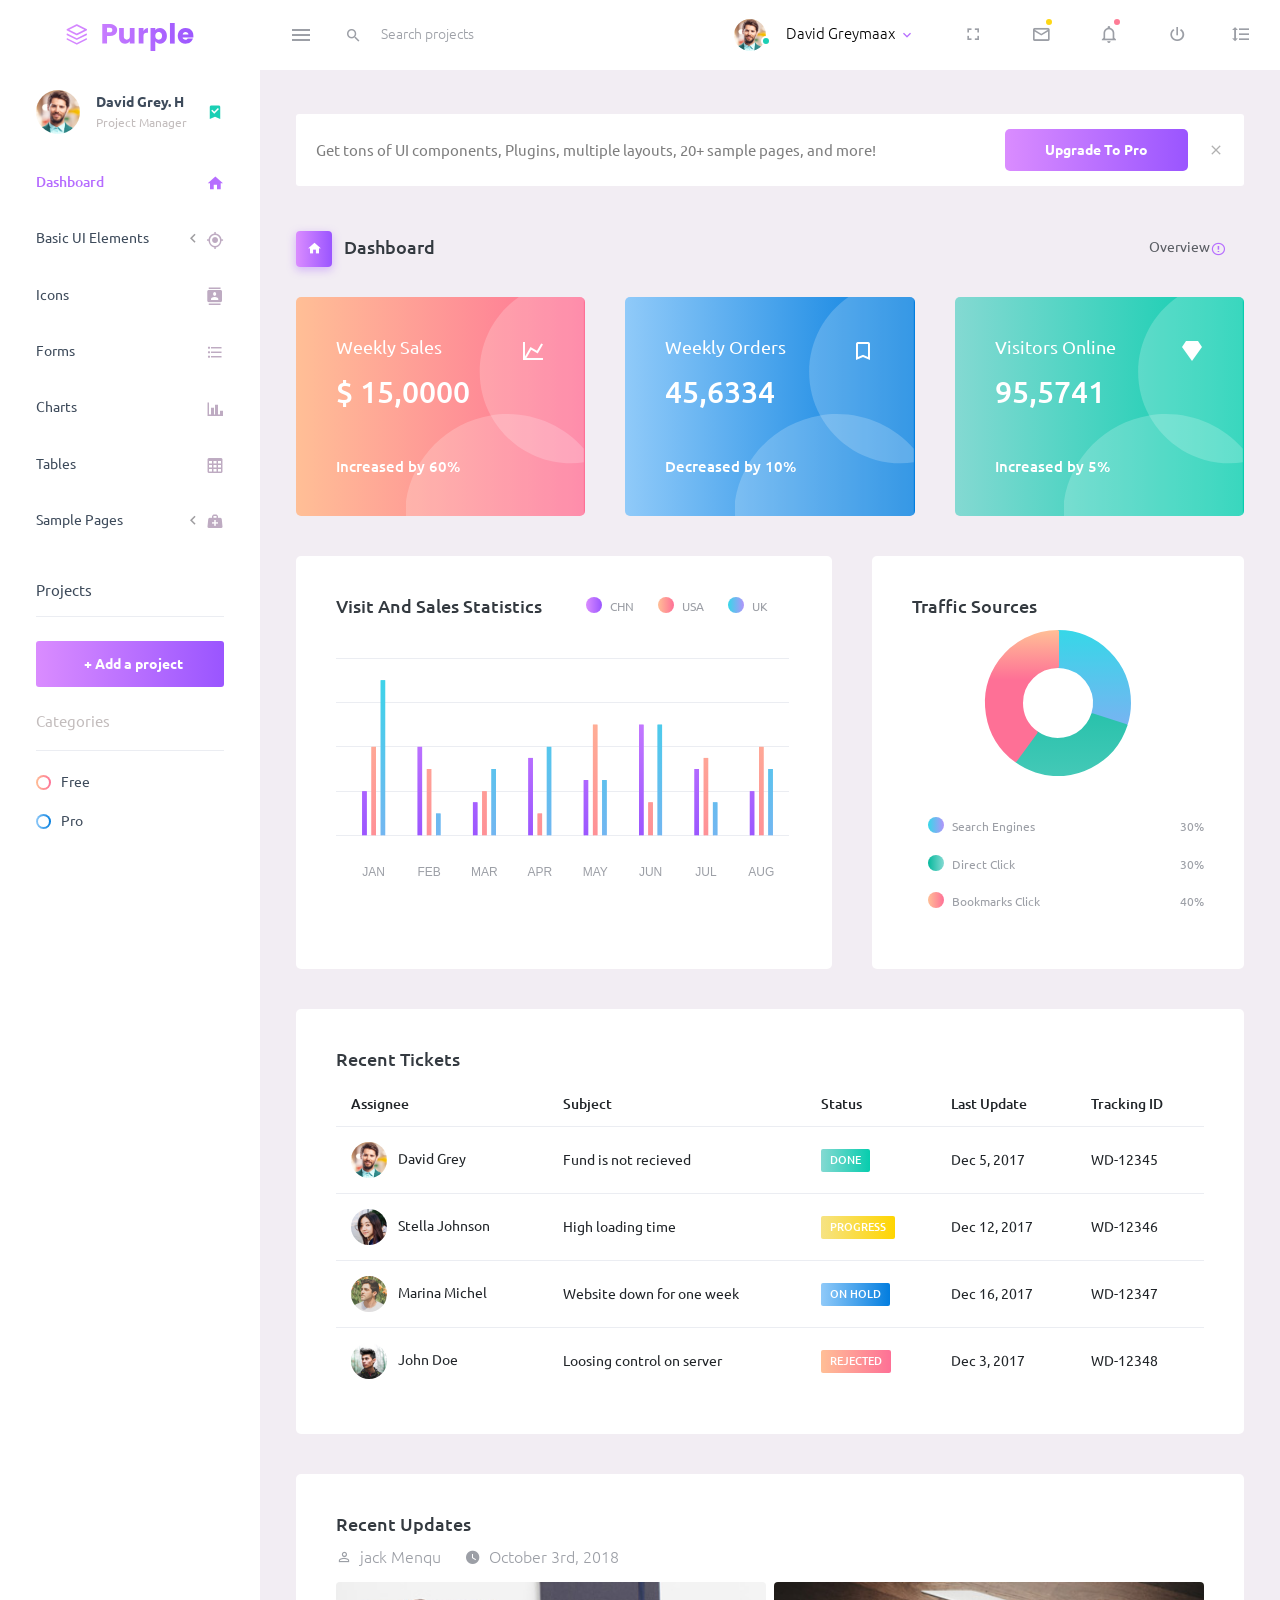
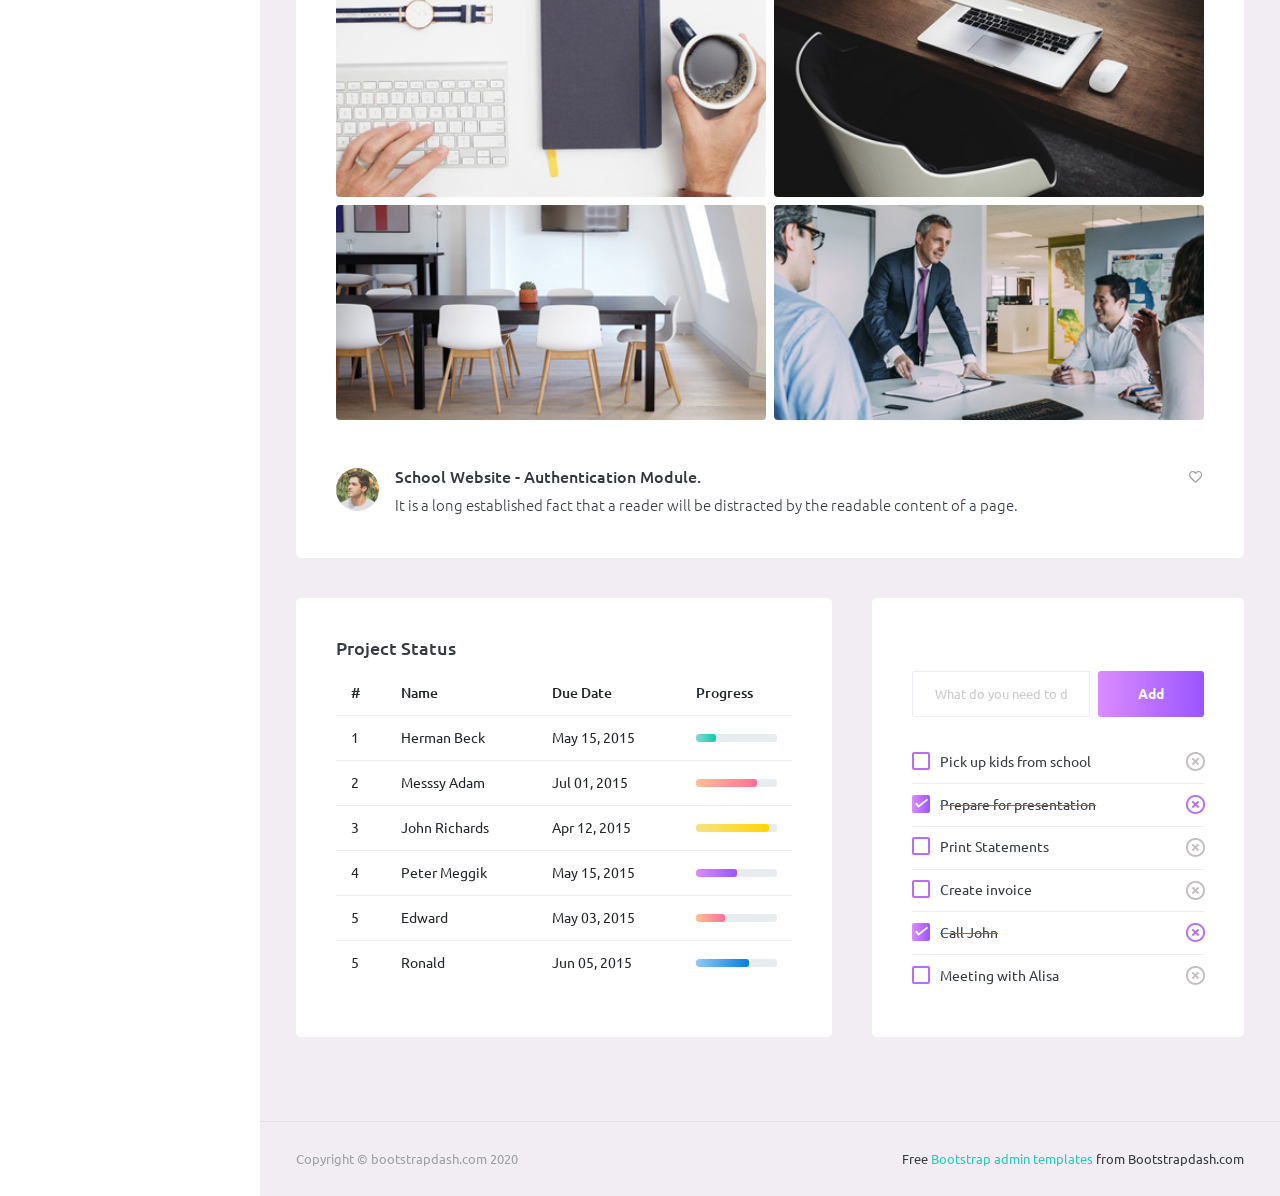
<file: CoreDemo/wwwroot/writer/index.html>
<!DOCTYPE html>
<html lang="en">
  <head>
    <!-- Required meta tags -->
    <meta charset="utf-8">
    <meta name="viewport" content="width=device-width, initial-scale=1, shrink-to-fit=no">
    <title>Purple Admin</title>
    <!-- plugins:css -->
    <link rel="stylesheet" href="assets/vendors/mdi/css/materialdesignicons.min.css">
    <link rel="stylesheet" href="assets/vendors/css/vendor.bundle.base.css">
    <!-- endinject -->
    <!-- Plugin css for this page -->
    <!-- End plugin css for this page -->
    <!-- inject:css -->
    <!-- endinject -->
    <!-- Layout styles -->
    <link rel="stylesheet" href="assets/css/style.css">
    <!-- End layout styles -->
    <link rel="shortcut icon" href="assets/images/favicon.ico" />
  </head>
  <body>
    <div class="container-scroller">
      <!-- partial:partials/_navbar.html -->
      <nav class="navbar default-layout-navbar col-lg-12 col-12 p-0 fixed-top d-flex flex-row">
        <div class="text-center navbar-brand-wrapper d-flex align-items-center justify-content-center">
          <a class="navbar-brand brand-logo" href="index.html"><img src="assets/images/logo.svg" alt="logo" /></a>
          <a class="navbar-brand brand-logo-mini" href="index.html"><img src="assets/images/logo-mini.svg" alt="logo" /></a>
        </div>
        <div class="navbar-menu-wrapper d-flex align-items-stretch">
          <button class="navbar-toggler navbar-toggler align-self-center" type="button" data-toggle="minimize">
            <span class="mdi mdi-menu"></span>
          </button>
          <div class="search-field d-none d-md-block">
            <form class="d-flex align-items-center h-100" action="#">
              <div class="input-group">
                <div class="input-group-prepend bg-transparent">
                  <i class="input-group-text border-0 mdi mdi-magnify"></i>
                </div>
                <input type="text" class="form-control bg-transparent border-0" placeholder="Search projects">
              </div>
            </form>
          </div>
          <ul class="navbar-nav navbar-nav-right">
            <li class="nav-item nav-profile dropdown">
              <a class="nav-link dropdown-toggle" id="profileDropdown" href="#" data-toggle="dropdown" aria-expanded="false">
                <div class="nav-profile-img">
                  <img src="assets/images/faces/face1.jpg" alt="image">
                  <span class="availability-status online"></span>
                </div>
                <div class="nav-profile-text">
                  <p class="mb-1 text-black">David Greymaax</p>
                </div>
              </a>
              <div class="dropdown-menu navbar-dropdown" aria-labelledby="profileDropdown">
                <a class="dropdown-item" href="#">
                  <i class="mdi mdi-cached mr-2 text-success"></i> Activity Log </a>
                <div class="dropdown-divider"></div>
                <a class="dropdown-item" href="#">
                  <i class="mdi mdi-logout mr-2 text-primary"></i> Signout </a>
              </div>
            </li>
            <li class="nav-item d-none d-lg-block full-screen-link">
              <a class="nav-link">
                <i class="mdi mdi-fullscreen" id="fullscreen-button"></i>
              </a>
            </li>
            <li class="nav-item dropdown">
              <a class="nav-link count-indicator dropdown-toggle" id="messageDropdown" href="#" data-toggle="dropdown" aria-expanded="false">
                <i class="mdi mdi-email-outline"></i>
                <span class="count-symbol bg-warning"></span>
              </a>
              <div class="dropdown-menu dropdown-menu-right navbar-dropdown preview-list" aria-labelledby="messageDropdown">
                <h6 class="p-3 mb-0">Messages</h6>
                <div class="dropdown-divider"></div>
                <a class="dropdown-item preview-item">
                  <div class="preview-thumbnail">
                    <img src="assets/images/faces/face4.jpg" alt="image" class="profile-pic">
                  </div>
                  <div class="preview-item-content d-flex align-items-start flex-column justify-content-center">
                    <h6 class="preview-subject ellipsis mb-1 font-weight-normal">Mark send you a message</h6>
                    <p class="text-gray mb-0"> 1 Minutes ago </p>
                  </div>
                </a>
                <div class="dropdown-divider"></div>
                <a class="dropdown-item preview-item">
                  <div class="preview-thumbnail">
                    <img src="assets/images/faces/face2.jpg" alt="image" class="profile-pic">
                  </div>
                  <div class="preview-item-content d-flex align-items-start flex-column justify-content-center">
                    <h6 class="preview-subject ellipsis mb-1 font-weight-normal">Cregh send you a message</h6>
                    <p class="text-gray mb-0"> 15 Minutes ago </p>
                  </div>
                </a>
                <div class="dropdown-divider"></div>
                <a class="dropdown-item preview-item">
                  <div class="preview-thumbnail">
                    <img src="assets/images/faces/face3.jpg" alt="image" class="profile-pic">
                  </div>
                  <div class="preview-item-content d-flex align-items-start flex-column justify-content-center">
                    <h6 class="preview-subject ellipsis mb-1 font-weight-normal">Profile picture updated</h6>
                    <p class="text-gray mb-0"> 18 Minutes ago </p>
                  </div>
                </a>
                <div class="dropdown-divider"></div>
                <h6 class="p-3 mb-0 text-center">4 new messages</h6>
              </div>
            </li>
            <li class="nav-item dropdown">
              <a class="nav-link count-indicator dropdown-toggle" id="notificationDropdown" href="#" data-toggle="dropdown">
                <i class="mdi mdi-bell-outline"></i>
                <span class="count-symbol bg-danger"></span>
              </a>
              <div class="dropdown-menu dropdown-menu-right navbar-dropdown preview-list" aria-labelledby="notificationDropdown">
                <h6 class="p-3 mb-0">Notifications</h6>
                <div class="dropdown-divider"></div>
                <a class="dropdown-item preview-item">
                  <div class="preview-thumbnail">
                    <div class="preview-icon bg-success">
                      <i class="mdi mdi-calendar"></i>
                    </div>
                  </div>
                  <div class="preview-item-content d-flex align-items-start flex-column justify-content-center">
                    <h6 class="preview-subject font-weight-normal mb-1">Event today</h6>
                    <p class="text-gray ellipsis mb-0"> Just a reminder that you have an event today </p>
                  </div>
                </a>
                <div class="dropdown-divider"></div>
                <a class="dropdown-item preview-item">
                  <div class="preview-thumbnail">
                    <div class="preview-icon bg-warning">
                      <i class="mdi mdi-settings"></i>
                    </div>
                  </div>
                  <div class="preview-item-content d-flex align-items-start flex-column justify-content-center">
                    <h6 class="preview-subject font-weight-normal mb-1">Settings</h6>
                    <p class="text-gray ellipsis mb-0"> Update dashboard </p>
                  </div>
                </a>
                <div class="dropdown-divider"></div>
                <a class="dropdown-item preview-item">
                  <div class="preview-thumbnail">
                    <div class="preview-icon bg-info">
                      <i class="mdi mdi-link-variant"></i>
                    </div>
                  </div>
                  <div class="preview-item-content d-flex align-items-start flex-column justify-content-center">
                    <h6 class="preview-subject font-weight-normal mb-1">Launch Admin</h6>
                    <p class="text-gray ellipsis mb-0"> New admin wow! </p>
                  </div>
                </a>
                <div class="dropdown-divider"></div>
                <h6 class="p-3 mb-0 text-center">See all notifications</h6>
              </div>
            </li>
            <li class="nav-item nav-logout d-none d-lg-block">
              <a class="nav-link" href="#">
                <i class="mdi mdi-power"></i>
              </a>
            </li>
            <li class="nav-item nav-settings d-none d-lg-block">
              <a class="nav-link" href="#">
                <i class="mdi mdi-format-line-spacing"></i>
              </a>
            </li>
          </ul>
          <button class="navbar-toggler navbar-toggler-right d-lg-none align-self-center" type="button" data-toggle="offcanvas">
            <span class="mdi mdi-menu"></span>
          </button>
        </div>
      </nav>
      <!-- partial -->
      <div class="container-fluid page-body-wrapper">
        <!-- partial:partials/_sidebar.html -->
        <nav class="sidebar sidebar-offcanvas" id="sidebar">
          <ul class="nav">
            <li class="nav-item nav-profile">
              <a href="#" class="nav-link">
                <div class="nav-profile-image">
                  <img src="assets/images/faces/face1.jpg" alt="profile">
                  <span class="login-status online"></span>
                  <!--change to offline or busy as needed-->
                </div>
                <div class="nav-profile-text d-flex flex-column">
                  <span class="font-weight-bold mb-2">David Grey. H</span>
                  <span class="text-secondary text-small">Project Manager</span>
                </div>
                <i class="mdi mdi-bookmark-check text-success nav-profile-badge"></i>
              </a>
            </li>
            <li class="nav-item">
              <a class="nav-link" href="index.html">
                <span class="menu-title">Dashboard</span>
                <i class="mdi mdi-home menu-icon"></i>
              </a>
            </li>
            <li class="nav-item">
              <a class="nav-link" data-toggle="collapse" href="#ui-basic" aria-expanded="false" aria-controls="ui-basic">
                <span class="menu-title">Basic UI Elements</span>
                <i class="menu-arrow"></i>
                <i class="mdi mdi-crosshairs-gps menu-icon"></i>
              </a>
              <div class="collapse" id="ui-basic">
                <ul class="nav flex-column sub-menu">
                  <li class="nav-item"> <a class="nav-link" href="pages/ui-features/buttons.html">Buttons</a></li>
                  <li class="nav-item"> <a class="nav-link" href="pages/ui-features/typography.html">Typography</a></li>
                </ul>
              </div>
            </li>
            <li class="nav-item">
              <a class="nav-link" href="pages/icons/mdi.html">
                <span class="menu-title">Icons</span>
                <i class="mdi mdi-contacts menu-icon"></i>
              </a>
            </li>
            <li class="nav-item">
              <a class="nav-link" href="pages/forms/basic_elements.html">
                <span class="menu-title">Forms</span>
                <i class="mdi mdi-format-list-bulleted menu-icon"></i>
              </a>
            </li>
            <li class="nav-item">
              <a class="nav-link" href="pages/charts/chartjs.html">
                <span class="menu-title">Charts</span>
                <i class="mdi mdi-chart-bar menu-icon"></i>
              </a>
            </li>
            <li class="nav-item">
              <a class="nav-link" href="pages/tables/basic-table.html">
                <span class="menu-title">Tables</span>
                <i class="mdi mdi-table-large menu-icon"></i>
              </a>
            </li>
            <li class="nav-item">
              <a class="nav-link" data-toggle="collapse" href="#general-pages" aria-expanded="false" aria-controls="general-pages">
                <span class="menu-title">Sample Pages</span>
                <i class="menu-arrow"></i>
                <i class="mdi mdi-medical-bag menu-icon"></i>
              </a>
              <div class="collapse" id="general-pages">
                <ul class="nav flex-column sub-menu">
                  <li class="nav-item"> <a class="nav-link" href="pages/samples/blank-page.html"> Blank Page </a></li>
                  <li class="nav-item"> <a class="nav-link" href="pages/samples/login.html"> Login </a></li>
                  <li class="nav-item"> <a class="nav-link" href="pages/samples/register.html"> Register </a></li>
                  <li class="nav-item"> <a class="nav-link" href="pages/samples/error-404.html"> 404 </a></li>
                  <li class="nav-item"> <a class="nav-link" href="pages/samples/error-500.html"> 500 </a></li>
                </ul>
              </div>
            </li>
            <li class="nav-item sidebar-actions">
              <span class="nav-link">
                <div class="border-bottom">
                  <h6 class="font-weight-normal mb-3">Projects</h6>
                </div>
                <button class="btn btn-block btn-lg btn-gradient-primary mt-4">+ Add a project</button>
                <div class="mt-4">
                  <div class="border-bottom">
                    <p class="text-secondary">Categories</p>
                  </div>
                  <ul class="gradient-bullet-list mt-4">
                    <li>Free</li>
                    <li>Pro</li>
                  </ul>
                </div>
              </span>
            </li>
          </ul>
        </nav>
        <!-- partial -->
        <div class="main-panel">
          <div class="content-wrapper">
            <div class="row" id="proBanner">
              <div class="col-12">
                <span class="d-flex align-items-center purchase-popup">
                  <p>Get tons of UI components, Plugins, multiple layouts, 20+ sample pages, and more!</p>
                  <a href="https://www.bootstrapdash.com/product/purple-bootstrap-admin-template?utm_source=organic&utm_medium=banner&utm_campaign=free-preview" target="_blank" class="btn download-button purchase-button ml-auto">Upgrade To Pro</a>
                  <i class="mdi mdi-close" id="bannerClose"></i>
                </span>
              </div>
            </div>
            <div class="page-header">
              <h3 class="page-title">
                <span class="page-title-icon bg-gradient-primary text-white mr-2">
                  <i class="mdi mdi-home"></i>
                </span> Dashboard
              </h3>
              <nav aria-label="breadcrumb">
                <ul class="breadcrumb">
                  <li class="breadcrumb-item active" aria-current="page">
                    <span></span>Overview <i class="mdi mdi-alert-circle-outline icon-sm text-primary align-middle"></i>
                  </li>
                </ul>
              </nav>
            </div>
            <div class="row">
              <div class="col-md-4 stretch-card grid-margin">
                <div class="card bg-gradient-danger card-img-holder text-white">
                  <div class="card-body">
                    <img src="assets/images/dashboard/circle.svg" class="card-img-absolute" alt="circle-image" />
                    <h4 class="font-weight-normal mb-3">Weekly Sales <i class="mdi mdi-chart-line mdi-24px float-right"></i>
                    </h4>
                    <h2 class="mb-5">$ 15,0000</h2>
                    <h6 class="card-text">Increased by 60%</h6>
                  </div>
                </div>
              </div>
              <div class="col-md-4 stretch-card grid-margin">
                <div class="card bg-gradient-info card-img-holder text-white">
                  <div class="card-body">
                    <img src="assets/images/dashboard/circle.svg" class="card-img-absolute" alt="circle-image" />
                    <h4 class="font-weight-normal mb-3">Weekly Orders <i class="mdi mdi-bookmark-outline mdi-24px float-right"></i>
                    </h4>
                    <h2 class="mb-5">45,6334</h2>
                    <h6 class="card-text">Decreased by 10%</h6>
                  </div>
                </div>
              </div>
              <div class="col-md-4 stretch-card grid-margin">
                <div class="card bg-gradient-success card-img-holder text-white">
                  <div class="card-body">
                    <img src="assets/images/dashboard/circle.svg" class="card-img-absolute" alt="circle-image" />
                    <h4 class="font-weight-normal mb-3">Visitors Online <i class="mdi mdi-diamond mdi-24px float-right"></i>
                    </h4>
                    <h2 class="mb-5">95,5741</h2>
                    <h6 class="card-text">Increased by 5%</h6>
                  </div>
                </div>
              </div>
            </div>
            <div class="row">
              <div class="col-md-7 grid-margin stretch-card">
                <div class="card">
                  <div class="card-body">
                    <div class="clearfix">
                      <h4 class="card-title float-left">Visit And Sales Statistics</h4>
                      <div id="visit-sale-chart-legend" class="rounded-legend legend-horizontal legend-top-right float-right"></div>
                    </div>
                    <canvas id="visit-sale-chart" class="mt-4"></canvas>
                  </div>
                </div>
              </div>
              <div class="col-md-5 grid-margin stretch-card">
                <div class="card">
                  <div class="card-body">
                    <h4 class="card-title">Traffic Sources</h4>
                    <canvas id="traffic-chart"></canvas>
                    <div id="traffic-chart-legend" class="rounded-legend legend-vertical legend-bottom-left pt-4"></div>
                  </div>
                </div>
              </div>
            </div>
            <div class="row">
              <div class="col-12 grid-margin">
                <div class="card">
                  <div class="card-body">
                    <h4 class="card-title">Recent Tickets</h4>
                    <div class="table-responsive">
                      <table class="table">
                        <thead>
                          <tr>
                            <th> Assignee </th>
                            <th> Subject </th>
                            <th> Status </th>
                            <th> Last Update </th>
                            <th> Tracking ID </th>
                          </tr>
                        </thead>
                        <tbody>
                          <tr>
                            <td>
                              <img src="assets/images/faces/face1.jpg" class="mr-2" alt="image"> David Grey
                            </td>
                            <td> Fund is not recieved </td>
                            <td>
                              <label class="badge badge-gradient-success">DONE</label>
                            </td>
                            <td> Dec 5, 2017 </td>
                            <td> WD-12345 </td>
                          </tr>
                          <tr>
                            <td>
                              <img src="assets/images/faces/face2.jpg" class="mr-2" alt="image"> Stella Johnson
                            </td>
                            <td> High loading time </td>
                            <td>
                              <label class="badge badge-gradient-warning">PROGRESS</label>
                            </td>
                            <td> Dec 12, 2017 </td>
                            <td> WD-12346 </td>
                          </tr>
                          <tr>
                            <td>
                              <img src="assets/images/faces/face3.jpg" class="mr-2" alt="image"> Marina Michel
                            </td>
                            <td> Website down for one week </td>
                            <td>
                              <label class="badge badge-gradient-info">ON HOLD</label>
                            </td>
                            <td> Dec 16, 2017 </td>
                            <td> WD-12347 </td>
                          </tr>
                          <tr>
                            <td>
                              <img src="assets/images/faces/face4.jpg" class="mr-2" alt="image"> John Doe
                            </td>
                            <td> Loosing control on server </td>
                            <td>
                              <label class="badge badge-gradient-danger">REJECTED</label>
                            </td>
                            <td> Dec 3, 2017 </td>
                            <td> WD-12348 </td>
                          </tr>
                        </tbody>
                      </table>
                    </div>
                  </div>
                </div>
              </div>
            </div>
            <div class="row">
              <div class="col-12 grid-margin stretch-card">
                <div class="card">
                  <div class="card-body">
                    <h4 class="card-title">Recent Updates</h4>
                    <div class="d-flex">
                      <div class="d-flex align-items-center mr-4 text-muted font-weight-light">
                        <i class="mdi mdi-account-outline icon-sm mr-2"></i>
                        <span>jack Menqu</span>
                      </div>
                      <div class="d-flex align-items-center text-muted font-weight-light">
                        <i class="mdi mdi-clock icon-sm mr-2"></i>
                        <span>October 3rd, 2018</span>
                      </div>
                    </div>
                    <div class="row mt-3">
                      <div class="col-6 pr-1">
                        <img src="assets/images/dashboard/img_1.jpg" class="mb-2 mw-100 w-100 rounded" alt="image">
                        <img src="assets/images/dashboard/img_4.jpg" class="mw-100 w-100 rounded" alt="image">
                      </div>
                      <div class="col-6 pl-1">
                        <img src="assets/images/dashboard/img_2.jpg" class="mb-2 mw-100 w-100 rounded" alt="image">
                        <img src="assets/images/dashboard/img_3.jpg" class="mw-100 w-100 rounded" alt="image">
                      </div>
                    </div>
                    <div class="d-flex mt-5 align-items-top">
                      <img src="assets/images/faces/face3.jpg" class="img-sm rounded-circle mr-3" alt="image">
                      <div class="mb-0 flex-grow">
                        <h5 class="mr-2 mb-2">School Website - Authentication Module.</h5>
                        <p class="mb-0 font-weight-light">It is a long established fact that a reader will be distracted by the readable content of a page.</p>
                      </div>
                      <div class="ml-auto">
                        <i class="mdi mdi-heart-outline text-muted"></i>
                      </div>
                    </div>
                  </div>
                </div>
              </div>
            </div>
            <div class="row">
              <div class="col-md-7 grid-margin stretch-card">
                <div class="card">
                  <div class="card-body">
                    <h4 class="card-title">Project Status</h4>
                    <div class="table-responsive">
                      <table class="table">
                        <thead>
                          <tr>
                            <th> # </th>
                            <th> Name </th>
                            <th> Due Date </th>
                            <th> Progress </th>
                          </tr>
                        </thead>
                        <tbody>
                          <tr>
                            <td> 1 </td>
                            <td> Herman Beck </td>
                            <td> May 15, 2015 </td>
                            <td>
                              <div class="progress">
                                <div class="progress-bar bg-gradient-success" role="progressbar" style="width: 25%" aria-valuenow="25" aria-valuemin="0" aria-valuemax="100"></div>
                              </div>
                            </td>
                          </tr>
                          <tr>
                            <td> 2 </td>
                            <td> Messsy Adam </td>
                            <td> Jul 01, 2015 </td>
                            <td>
                              <div class="progress">
                                <div class="progress-bar bg-gradient-danger" role="progressbar" style="width: 75%" aria-valuenow="75" aria-valuemin="0" aria-valuemax="100"></div>
                              </div>
                            </td>
                          </tr>
                          <tr>
                            <td> 3 </td>
                            <td> John Richards </td>
                            <td> Apr 12, 2015 </td>
                            <td>
                              <div class="progress">
                                <div class="progress-bar bg-gradient-warning" role="progressbar" style="width: 90%" aria-valuenow="90" aria-valuemin="0" aria-valuemax="100"></div>
                              </div>
                            </td>
                          </tr>
                          <tr>
                            <td> 4 </td>
                            <td> Peter Meggik </td>
                            <td> May 15, 2015 </td>
                            <td>
                              <div class="progress">
                                <div class="progress-bar bg-gradient-primary" role="progressbar" style="width: 50%" aria-valuenow="50" aria-valuemin="0" aria-valuemax="100"></div>
                              </div>
                            </td>
                          </tr>
                          <tr>
                            <td> 5 </td>
                            <td> Edward </td>
                            <td> May 03, 2015 </td>
                            <td>
                              <div class="progress">
                                <div class="progress-bar bg-gradient-danger" role="progressbar" style="width: 35%" aria-valuenow="35" aria-valuemin="0" aria-valuemax="100"></div>
                              </div>
                            </td>
                          </tr>
                          <tr>
                            <td> 5 </td>
                            <td> Ronald </td>
                            <td> Jun 05, 2015 </td>
                            <td>
                              <div class="progress">
                                <div class="progress-bar bg-gradient-info" role="progressbar" style="width: 65%" aria-valuenow="65" aria-valuemin="0" aria-valuemax="100"></div>
                              </div>
                            </td>
                          </tr>
                        </tbody>
                      </table>
                    </div>
                  </div>
                </div>
              </div>
              <div class="col-md-5 grid-margin stretch-card">
                <div class="card">
                  <div class="card-body">
                    <h4 class="card-title text-white">Todo</h4>
                    <div class="add-items d-flex">
                      <input type="text" class="form-control todo-list-input" placeholder="What do you need to do today?">
                      <button class="add btn btn-gradient-primary font-weight-bold todo-list-add-btn" id="add-task">Add</button>
                    </div>
                    <div class="list-wrapper">
                      <ul class="d-flex flex-column-reverse todo-list todo-list-custom">
                        <li>
                          <div class="form-check">
                            <label class="form-check-label">
                              <input class="checkbox" type="checkbox"> Meeting with Alisa </label>
                          </div>
                          <i class="remove mdi mdi-close-circle-outline"></i>
                        </li>
                        <li class="completed">
                          <div class="form-check">
                            <label class="form-check-label">
                              <input class="checkbox" type="checkbox" checked> Call John </label>
                          </div>
                          <i class="remove mdi mdi-close-circle-outline"></i>
                        </li>
                        <li>
                          <div class="form-check">
                            <label class="form-check-label">
                              <input class="checkbox" type="checkbox"> Create invoice </label>
                          </div>
                          <i class="remove mdi mdi-close-circle-outline"></i>
                        </li>
                        <li>
                          <div class="form-check">
                            <label class="form-check-label">
                              <input class="checkbox" type="checkbox"> Print Statements </label>
                          </div>
                          <i class="remove mdi mdi-close-circle-outline"></i>
                        </li>
                        <li class="completed">
                          <div class="form-check">
                            <label class="form-check-label">
                              <input class="checkbox" type="checkbox" checked> Prepare for presentation </label>
                          </div>
                          <i class="remove mdi mdi-close-circle-outline"></i>
                        </li>
                        <li>
                          <div class="form-check">
                            <label class="form-check-label">
                              <input class="checkbox" type="checkbox"> Pick up kids from school </label>
                          </div>
                          <i class="remove mdi mdi-close-circle-outline"></i>
                        </li>
                      </ul>
                    </div>
                  </div>
                </div>
              </div>
            </div>
          </div>
          <!-- content-wrapper ends -->
          <!-- partial:partials/_footer.html -->
          <footer class="footer">
            <div class="container-fluid clearfix">
              <span class="text-muted d-block text-center text-sm-left d-sm-inline-block">Copyright © bootstrapdash.com 2020</span>
              <span class="float-none float-sm-right d-block mt-1 mt-sm-0 text-center"> Free <a href="https://www.bootstrapdash.com/bootstrap-admin-template/" target="_blank">Bootstrap admin templates </a> from Bootstrapdash.com</span>
            </div>
          </footer>
          <!-- partial -->
        </div>
        <!-- main-panel ends -->
      </div>
      <!-- page-body-wrapper ends -->
    </div>
    <!-- container-scroller -->
    <!-- plugins:js -->
    <script src="assets/vendors/js/vendor.bundle.base.js"></script>
    <!-- endinject -->
    <!-- Plugin js for this page -->
    <script src="assets/vendors/chart.js/Chart.min.js"></script>
    <!-- End plugin js for this page -->
    <!-- inject:js -->
    <script src="assets/js/off-canvas.js"></script>
    <script src="assets/js/hoverable-collapse.js"></script>
    <script src="assets/js/misc.js"></script>
    <!-- endinject -->
    <!-- Custom js for this page -->
    <script src="assets/js/dashboard.js"></script>
    <script src="assets/js/todolist.js"></script>
    <!-- End custom js for this page -->
  </body>
</html>
</file>
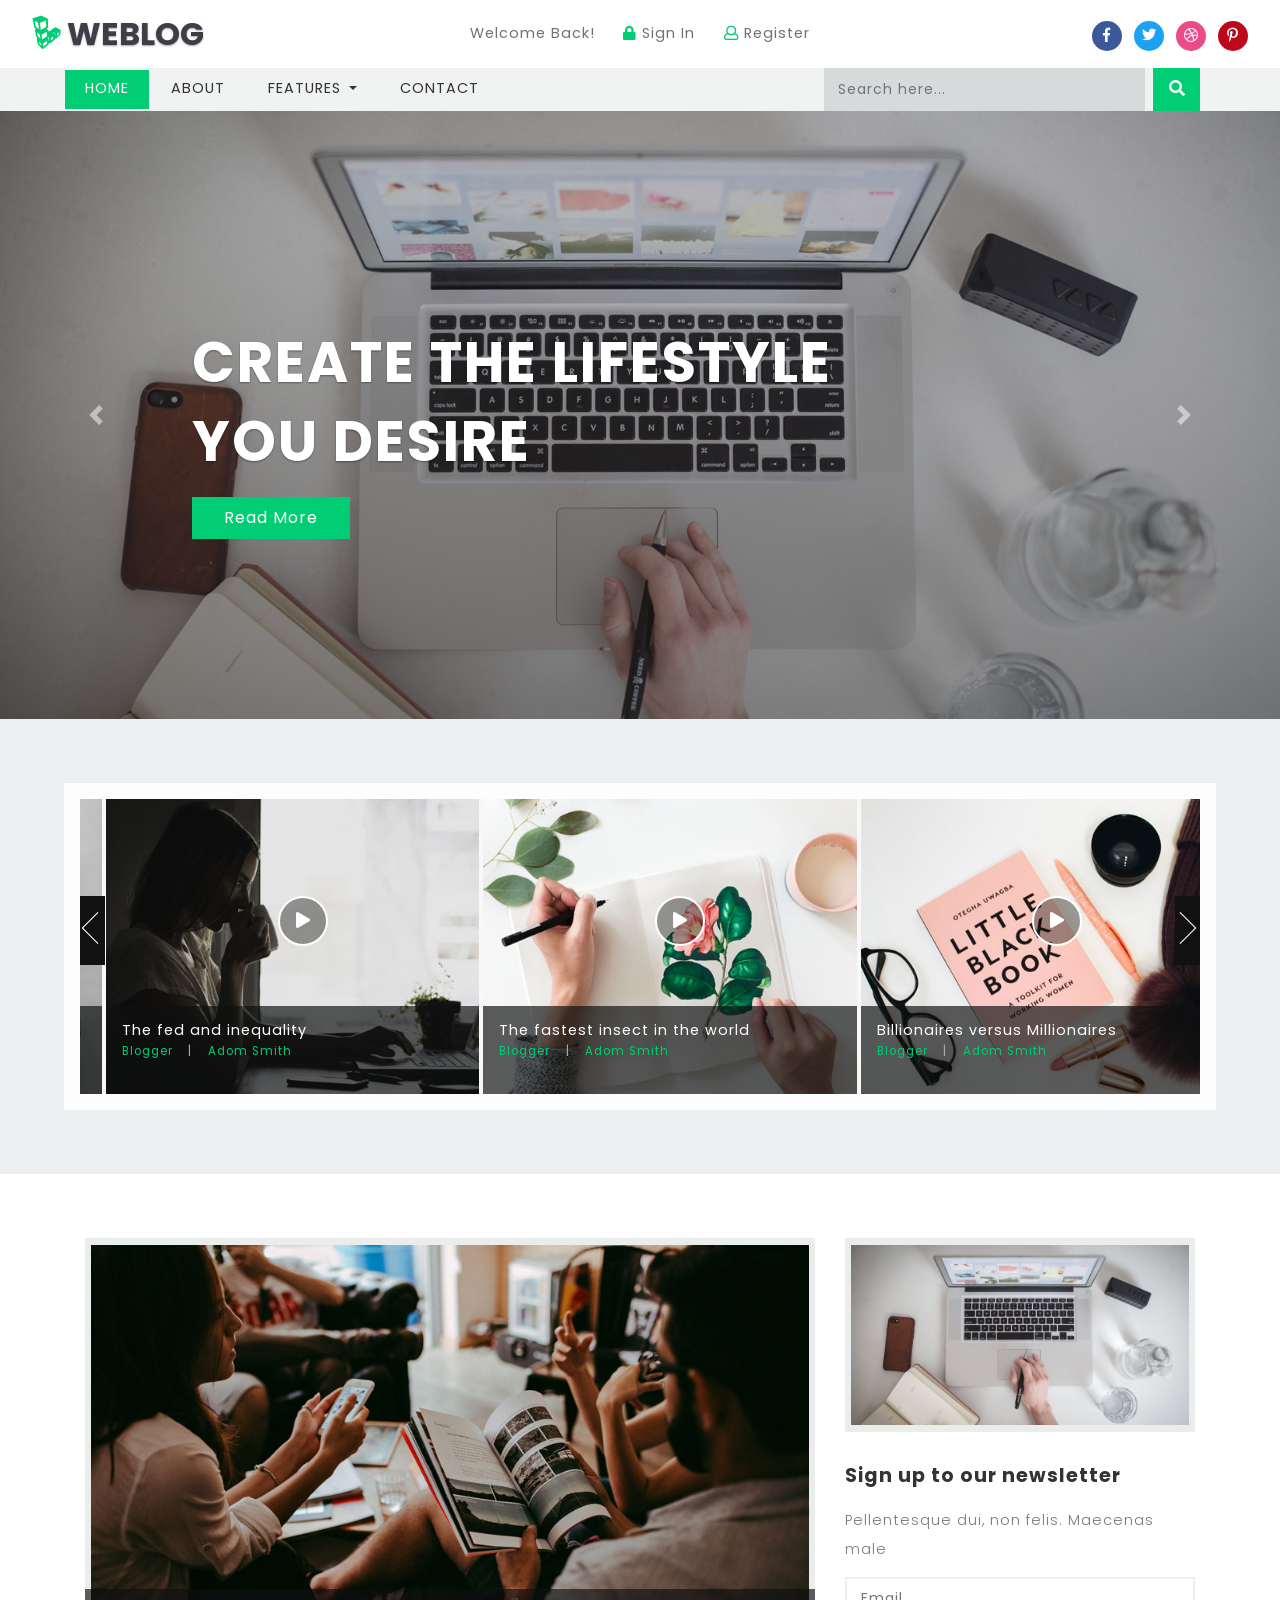
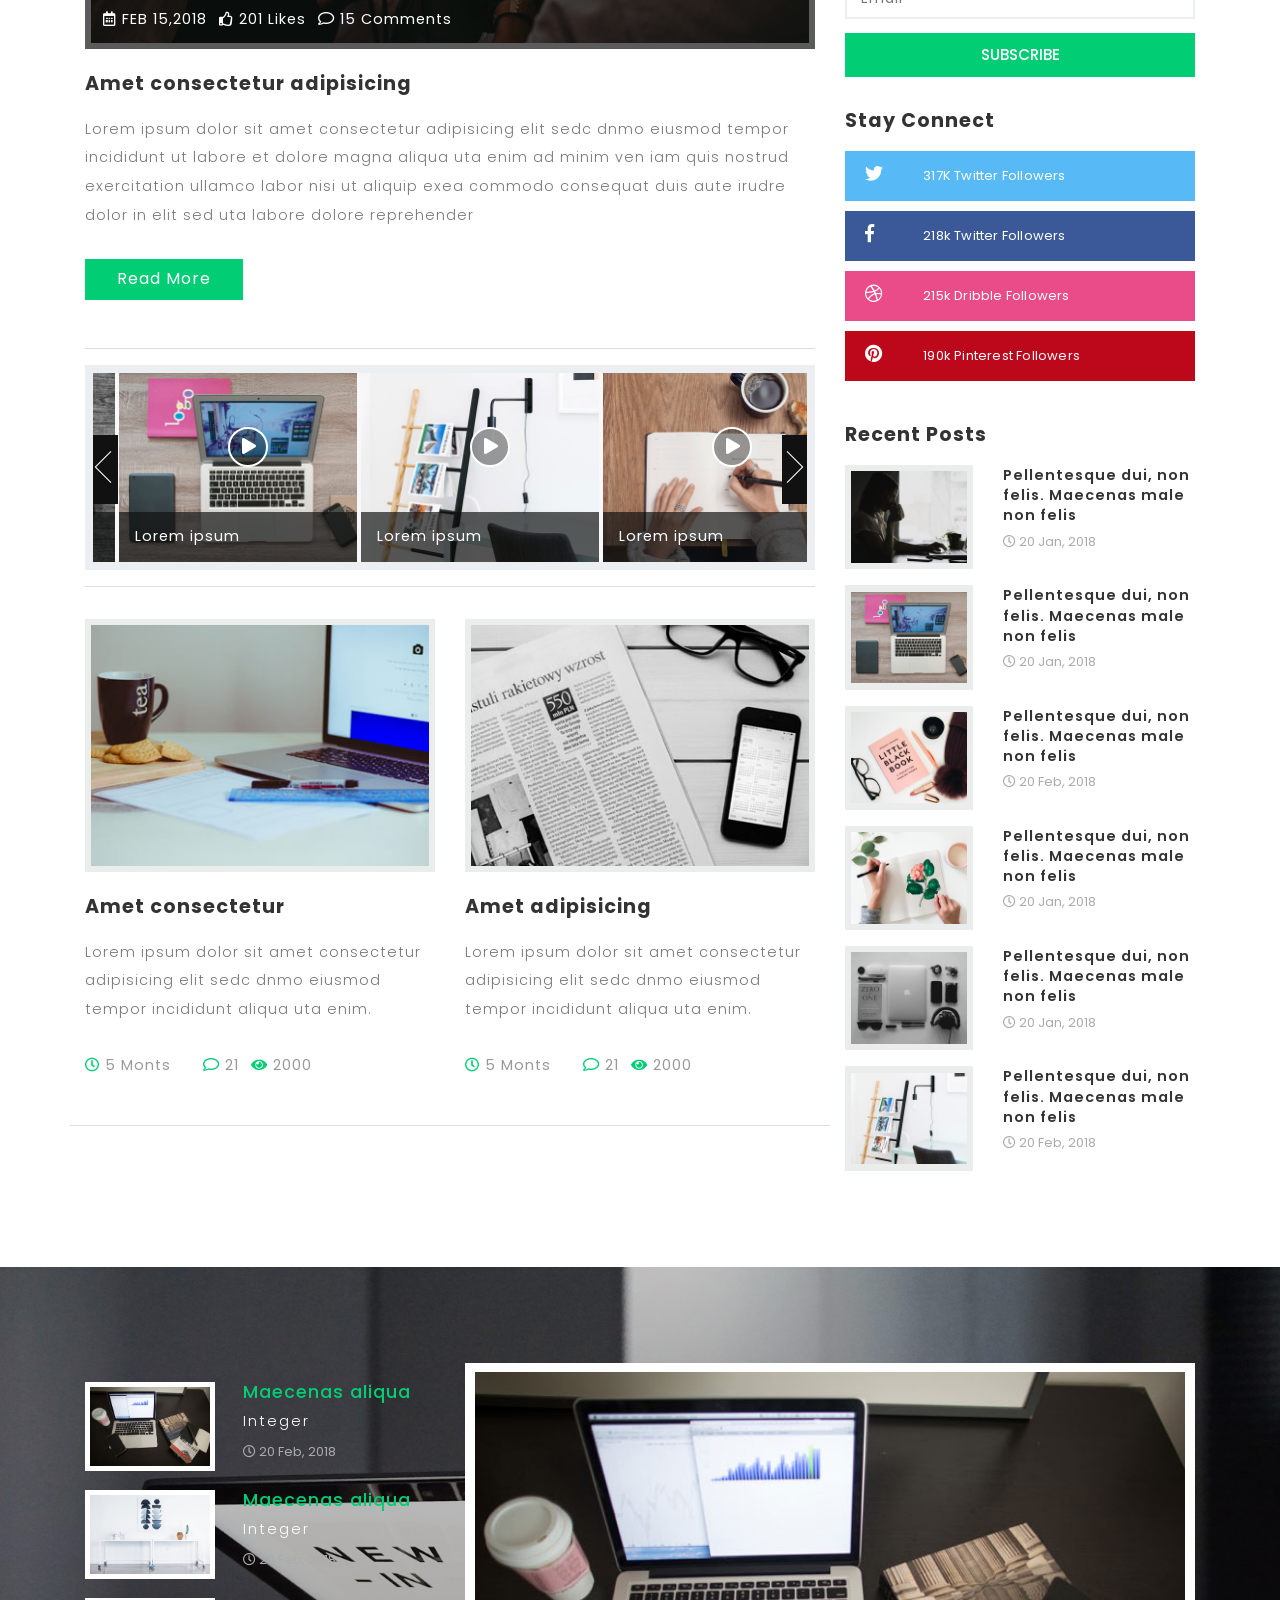
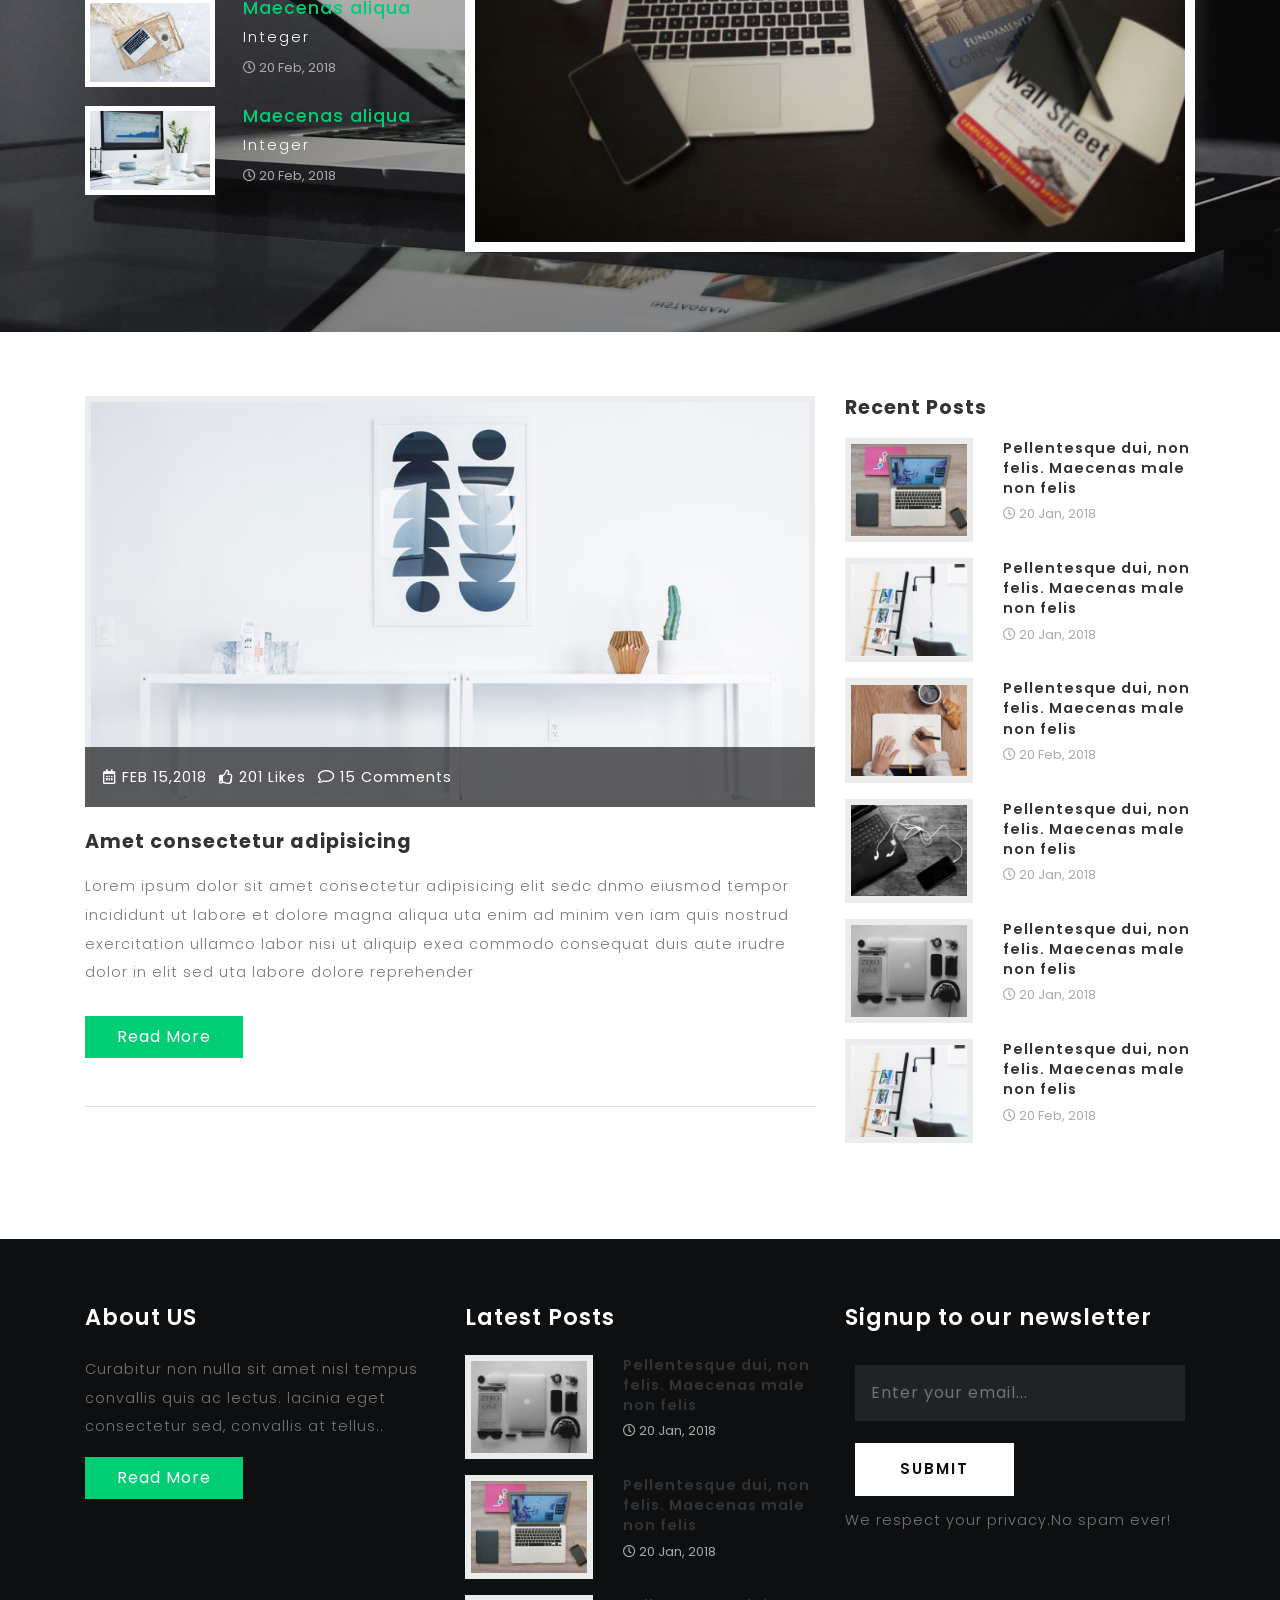
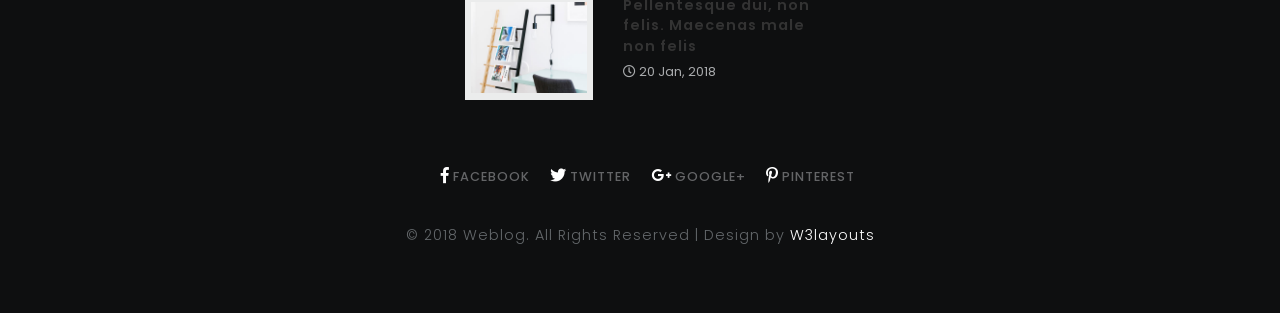
<file: CoreDemo/wwwroot/CoreBlogTema/web/index.html>
<!--
	Author: W3layouts
	Author URL: http://w3layouts.com
	License: Creative Commons Attribution 3.0 Unported
	License URL: http://creativecommons.org/licenses/by/3.0/
-->

<!DOCTYPE html>
<html lang="zxx">

<head>
	<title>Weblog a Blogging Category Bootstrap responsive WebTemplate | Home :: w3layouts</title>
	<meta name="viewport" content="width=device-width, initial-scale=1">
	<meta charset="utf-8">
	<meta name="keywords" content="Weblog a Responsive web template, Bootstrap Web Templates, Flat Web Templates, Android Compatible web template, 
Smartphone Compatible web template, free webdesigns for Nokia, Samsung, LG, SonyEricsson, Motorola web design" />

	<script>
		addEventListener("load", function () {
			setTimeout(hideURLbar, 0);
		}, false);

		function hideURLbar() {
			window.scrollTo(0, 1);
		}
	</script>
	<link href="css/bootstrap.css" rel='stylesheet' type='text/css' />
	<link rel="stylesheet" href="css/jquery.desoslide.css">
	<link href="css/style.css" rel='stylesheet' type='text/css' />
	<link href="css/fontawesome-all.css" rel="stylesheet">
	<link href="//fonts.googleapis.com/css?family=Poppins:100,100i,200,200i,300,300i,400,400i,500,500i,600,600i,700,700i,800"
	    rel="stylesheet">
</head>

<body>
	<!--Header-->

	<header>
		<div class="top-bar_sub_w3layouts container-fluid">
			<div class="row">
				<div class="col-md-4 logo text-left">
					<a class="navbar-brand" href="index.html">
						<i class="fab fa-linode"></i> Weblog</a>
				</div>
				<div class="col-md-4 top-forms text-center mt-lg-3 mt-md-1 mt-0">
					<span>Welcome Back!</span>
					<span class="mx-lg-4 mx-md-2  mx-1">
						<a href="login.html">
							<i class="fas fa-lock"></i> Sign In</a>
					</span>
					<span>
						<a href="register.html">
							<i class="far fa-user"></i> Register</a>
					</span>
				</div>
				<div class="col-md-4 log-icons text-right">

					<ul class="social_list1 mt-3">

						<li>
							<a href="#" class="facebook1 mx-2" >
								<i class="fab fa-facebook-f"></i>

							</a>
						</li>
						<li>
							<a href="#" class="twitter2">
								<i class="fab fa-twitter"></i>

							</a>
						</li>
						<li>
							<a href="#" class="dribble3 mx-2">
								<i class="fab fa-dribbble"></i>
							</a>
						</li>
						<li>
							<a href="#" class="pin">
								<i class="fab fa-pinterest-p"></i>
							</a>
						</li>
					</ul>
				</div>
			</div>
		</div>

			<div class="header_top" id="home">
				<nav class="navbar navbar-expand-lg navbar-light bg-light">
					<button class="navbar-toggler navbar-toggler-right mx-auto" type="button" data-toggle="collapse" data-target="#navbarSupportedContent" aria-controls="navbarSupportedContent"
						aria-expanded="false" aria-label="Toggle navigation">
						<span class="navbar-toggler-icon"></span>
				   </button>


					<div class="collapse navbar-collapse" id="navbarSupportedContent">
						<ul class="navbar-nav mr-auto">
							<li class="nav-item active">
								<a class="nav-link" href="#">Home
									<span class="sr-only">(current)</span>
								</a>
							</li>
							<li class="nav-item">
								<a class="nav-link" href="about.html">About</a>
							</li>
							<li class="nav-item dropdown">
								<a class="nav-link dropdown-toggle" href="#" id="navbarDropdown" role="button" data-toggle="dropdown" aria-haspopup="true"
								    aria-expanded="false">
									Features
								</a>
								<div class="dropdown-menu" aria-labelledby="navbarDropdown">
									<a class="dropdown-item" href="#"></a>
									<a class="dropdown-item" href="blog1.html">Standard Blog</a>
									<div class="dropdown-divider"></div>
									<a class="dropdown-item" href="blog2.html">2 Column Blog</a>
									<div class="dropdown-divider"></div>
									<a class="dropdown-item" href="blog3.html">3 Column Blog</a>

								</div>
							</li>
							<li class="nav-item">
								<a class="nav-link" href="contact.html">Contact</a>
							</li>

						</ul>
							<form action="#" method="post" class="form-inline my-2 my-lg-0 header-search">
								<input class="form-control mr-sm-2" type="search" placeholder="Search here..." name="Search" required="">
								<button class="btn btn1 my-2 my-sm-0" type="submit"><i class="fas fa-search"></i></button>
							</form>
		
						

					</div>
				</nav>

			</div>
	</header>
	<!--//header-->

	<!--/banner-->
	<div class="banner">
		<div id="carouselExampleIndicators" class="carousel slide" data-ride="carousel">
			<ol class="carousel-indicators">
				<li data-target="#carouselExampleIndicators" data-slide-to="0" class="active"></li>
				<li data-target="#carouselExampleIndicators" data-slide-to="1"></li>
				<li data-target="#carouselExampleIndicators" data-slide-to="2"></li>
				<li data-target="#carouselExampleIndicators" data-slide-to="3"></li>
			</ol>
			<div class="carousel-inner" role="listbox">
				<div class="carousel-item active">
					<div class="carousel-caption">
						<h3>Create the lifestyle
							<span>you desire</span>
						</h3>
						<div class="read">
							<a href="single.html" class="btn btn-primary read-m">Read More</a>
						</div>
					</div>
				</div>
				<div class="carousel-item item2">
					<div class="carousel-caption">
						<h3>Engaging Purposeful
							<span>and Creative</span>
						</h3>
						<div class="read">
							<a href="single.html" class="btn btn-primary read-m">Read More</a>
						</div>
					</div>
				</div>
				<div class="carousel-item item3">
					<div class="carousel-caption">
						<h3>Create the lifestyle
							<span>you desire</span>
						</h3>
						<div class="read">
							<a href="single.html" class="btn btn-primary read-m">Read More</a>
						</div>
					</div>
				</div>
				<div class="carousel-item item4">
					<div class="carousel-caption">
						<h3>Engaging Purposeful
							<span>and Creative</span>
						</h3>
						<div class="read">
							<a href="single.html" class="btn btn-primary read-m">Read More</a>
						</div>
					</div>
				</div>
			</div>
			<a class="carousel-control-prev" href="#carouselExampleIndicators" role="button" data-slide="prev">
				<span class="carousel-control-prev-icon" aria-hidden="true"></span>
				<span class="sr-only">Previous</span>
			</a>
			<a class="carousel-control-next" href="#carouselExampleIndicators" role="button" data-slide="next">
				<span class="carousel-control-next-icon" aria-hidden="true"></span>
				<span class="sr-only">Next</span>
			</a>
		</div>
	</div>
	<!--/model-->
	<!--//banner-->
	<section class="bottom-slider">
		<div class="course_demo1">
			<ul id="flexiselDemo1">
				<li>
					<div class="blog-item">
						<img src="images/1.jpg" alt=" " class="img-fluid" />
						<button type="button" class="btn btn-primary play" data-toggle="modal" data-target="#exampleModal">
							<i class="fas fa-play"></i>
						</button>

						<div class="floods-text">
							<h3>The fed and inequality
								<span>Blogger
									<label>|</label>
									<i>Adom Smith</i>
								</span>
							</h3>

						</div>
					</div>
				</li>
				<li>
					<div class="blog-item">
						<img src="images/2.jpg" alt=" " class="img-fluid" />
						<button type="button" class="btn btn-primary play" data-toggle="modal" data-target="#exampleModal">
							<i class="fas fa-play"></i>
						</button>

						<div class="floods-text">
							<h3>The fastest insect in the world
								<span>Blogger
									<label>|</label>
									<i>Adom Smith</i>
								</span>
							</h3>

						</div>
					</div>
				</li>
				<li>
					<div class="blog-item">
						<img src="images/3.jpg" alt=" " class="img-fluid" />
						<button type="button" class="btn btn-primary play" data-toggle="modal" data-target="#exampleModal">
							<i class="fas fa-play"></i>
						</button>


						<div class="floods-text">
							<h3>Billionaires versus Millionaires
								<span>Blogger
									<label>|</label>
									<i>Adom Smith</i>
								</span>
							</h3>

						</div>
					</div>
				</li>
				<li>
					<div class="blog-item">
						<img src="images/4.jpg" alt=" " class="img-fluid" />
						<button type="button" class="btn btn-primary play" data-toggle="modal" data-target="#exampleModal">
							<i class="fas fa-play"></i>
						</button>


						<div class="floods-text">
							<h3>Billionaires versus Millionaires
								<span>Blogger
									<label>|</label>
									<i>Adom Smith</i>
								</span>
							</h3>

						</div>
					</div>
				</li>
			</ul>
		</div>
		<div class="modal fade" id="exampleModal" tabindex="-1" role="dialog" aria-hidden="true">
			<div class="modal-dialog" role="document">
				<div class="modal-content">
					<div class="modal-header">
						<button type="button" class="close" data-dismiss="modal" aria-label="Close">
							<span aria-hidden="true">&times;</span>
						</button>
					</div>
					<div class="modal-body">
						<div class="embed-responsive embed-responsive-21by9">
							<iframe src="https://player.vimeo.com/video/145787219"></iframe>
						</div>
					</div>

				</div>
			</div>
		</div>
	</section>
	<!--/main-->
	<section class="main-content-w3layouts-agileits">
		<div class="container">
			<div class="row">
				<!--left-->
				<div class="col-lg-8 left-blog-info-w3layouts-agileits text-left">
					<div class="blog-grid-top">
						<div class="b-grid-top">
							<div class="blog_info_left_grid">
								<a href="single.html">
									<img src="images/b1.jpg" class="img-fluid" alt="">
								</a>
							</div>
							<div class="blog-info-middle">
								<ul>
									<li>
										<a href="#">
											<i class="far fa-calendar-alt"></i> FEB 15,2018</a>
									</li>
									<li class="mx-2">
										<a href="#">
											<i class="far fa-thumbs-up"></i> 201 Likes</a>
									</li>
									<li>
										<a href="#">
											<i class="far fa-comment"></i> 15 Comments</a>
									</li>
									
								</ul>
							</div>
						</div>

						<h3>
							<a href="single.html">Amet consectetur adipisicing </a>
						</h3>
						<p>Lorem ipsum dolor sit amet consectetur adipisicing elit sedc dnmo eiusmod tempor incididunt ut labore et dolore magna
							aliqua uta enim ad minim ven iam quis nostrud exercitation ullamco labor nisi ut aliquip exea commodo consequat duis
							aute irudre dolor in elit sed uta labore dolore reprehender</p>
						<a href="single.html" class="btn btn-primary read-m">Read More</a>
					</div>
					<!--//silder-->
					<div class="blog-mid-sec">
						<ul id="flexiselDemo2">
							<li>
								<div class="blog-item">
									<img src="images/5.jpg" alt=" " class="img-fluid" />
									<button type="button" class="btn btn-primary play sec" data-toggle="modal" data-target="#exampleModal">
										<i class="fas fa-play"></i>
									</button>
									<div class="floods-text">
										<h3>Lorem ipsum </h3>
									</div>
								</div>
							</li>
							<li>
								<div class="blog-item">
									<img src="images/6.jpg" alt=" " class="img-fluid" />
									<button type="button" class="btn btn-primary play sec" data-toggle="modal" data-target="#exampleModal">
										<i class="fas fa-play"></i>
									</button>
									<div class="floods-text">
										<h3>Lorem ipsum </h3>
									</div>
								</div>
							</li>
							<li>
								<div class="blog-item">
									<img src="images/7.jpg" alt=" " class="img-fluid" />
									<button type="button" class="btn btn-primary play sec" data-toggle="modal" data-target="#exampleModal">
										<i class="fas fa-play"></i>
									</button>
									<div class="floods-text">
										<h3>Lorem ipsum </h3>
									</div>
								</div>
							</li>
							<li>
								<div class="blog-item">
									<img src="images/8.jpg" alt=" " class="img-fluid" />
									<button type="button" class="btn btn-primary play sec" data-toggle="modal" data-target="#exampleModal">
										<i class="fas fa-play"></i>
									</button>
									<div class="floods-text">
										<h3>Lorem ipsum </h3>
									</div>
								</div>
							</li>
						</ul>
					</div>

					<!--//silder-->
					<div class="blog-girds-sec">
						<div class="row">
							<div class="col-md-6 blog-grid-top">
								<div class="b-grid-top">
									<div class="blog_info_left_grid">
										<a href="single.html">
											<img src="images/b2.jpg" class="img-fluid" alt="">
										</a>
									</div>
									<h3>
										<a href="single.html">Amet consectetur </a>
									</h3>
									<p>Lorem ipsum dolor sit amet consectetur adipisicing elit sedc dnmo eiusmod tempor incididunt aliqua uta enim.</p>
								</div>
								<ul class="blog-icons">
									<li>
										<a href="#">
											<i class="far fa-clock"></i> 5 Monts</a>
									</li>
									<li class="mx-2">
										<a href="#">
											<i class="far fa-comment"></i> 21</a>
									</li>
									<li>
										<a href="#">
											<i class="fas fa-eye"></i> 2000</a>
									</li>
									
								</ul>
							</div>
							<div class="col-md-6 blog-grid-top">
								<div class="b-grid-top">
									<div class="blog_info_left_grid">
										<a href="single.html">
											<img src="images/b3.jpg" class="img-fluid" alt="">
										</a>
									</div>
									<h3>
										<a href="single.html">Amet adipisicing </a>
									</h3>
									<p>Lorem ipsum dolor sit amet consectetur adipisicing elit sedc dnmo eiusmod tempor incididunt aliqua uta enim.</p>

								</div>
								<ul class="blog-icons">
									<li>
										<a href="#">
											<i class="far fa-clock"></i> 5 Monts</a>
									</li>
									<li class="mx-2">
										<a href="#">
											<i class="far fa-comment"></i> 21</a>
									</li>
									<li>
										<a href="#">
											<i class="fas fa-eye"></i> 2000</a>
									</li>
									
								</ul>
							</div>
						</div>
					</div>
				</div>
				<!--//left-->
				<!--right-->
				<aside class="col-lg-4 agileits-w3ls-right-blog-con text-right">
					<div class="right-blog-info text-left">
						<div class="tech-btm">
							<img src="images/banner1.jpg" class="img-fluid" alt="">
						</div>
						<div class="tech-btm">
							<h4>Sign up to our newsletter</h4>
							<p>Pellentesque dui, non felis. Maecenas male </p>
							<form action="#" method="post">
								<input type="email" placeholder="Email" required="">
								<input type="submit" value="Subscribe">
							</form>

						</div>
						<div class="tech-btm widget_social">
							<h4>Stay Connect</h4>
							<ul>

								<li>
									<a class="twitter" href="#">
										<i class="fab fa-twitter"></i>
										<span class="count">317K</span> Twitter Followers</a>
								</li>
								<li>
									<a class="facebook" href="#">
										<i class="fab fa-facebook-f"></i>
										<span class="count">218k</span> Twitter Followers</a>
								</li>
								<li>
									<a class="dribble" href="#">
										<i class="fab fa-dribbble"></i>

										<span class="count">215k</span> Dribble Followers</a>
								</li>
								<li>
									<a class="pin" href="#">
										<i class="fab fa-pinterest"></i>
										<span class="count">190k</span> Pinterest Followers</a>
								</li>

							</ul>
						</div>
						<div class="tech-btm">
							<h4>Recent Posts</h4>
							
							<div class="blog-grids row mb-3">
								<div class="col-md-5 blog-grid-left">
									<a href="single.html">
										<img src="images/1.jpg" class="img-fluid" alt="">
									</a>
								</div>
								<div class="col-md-7 blog-grid-right">

									<h5>
										<a href="single.html">Pellentesque dui, non felis. Maecenas male non felis </a>
									</h5>
									<div class="sub-meta">
										<span>
											<i class="far fa-clock"></i> 20 Jan, 2018</span>
									</div>
								</div>
								
							</div>
							<div class="blog-grids row mb-3">
								<div class="col-md-5 blog-grid-left">
									<a href="single.html">
										<img src="images/5.jpg" class="img-fluid" alt="">
									</a>
								</div>
								<div class="col-md-7 blog-grid-right">

									<h5>
										<a href="single.html">Pellentesque dui, non felis. Maecenas male non felis </a>
									</h5>
									<div class="sub-meta">
										<span>
											<i class="far fa-clock"></i> 20 Jan, 2018</span>
									</div>
								</div>
								<div class="clearfix"> </div>
							</div>
							<div class="blog-grids row mb-3">
								<div class="col-md-5 blog-grid-left">
									<a href="single.html">
										<img src="images/3.jpg" class="img-fluid" alt="">
									</a>
								</div>
								<div class="col-md-7 blog-grid-right">
									<h5>
										<a href="single.html">Pellentesque dui, non felis. Maecenas male non felis </a>
									</h5>
									<div class="sub-meta">
										<span>
											<i class="far fa-clock"></i> 20 Feb, 2018</span>
									</div>
								</div>
								
							</div>
							<div class="blog-grids row mb-3">
								<div class="col-md-5 blog-grid-left">
									<a href="single.html">
										<img src="images/2.jpg" class="img-fluid" alt="">
									</a>
								</div>
								<div class="col-md-7 blog-grid-right">

									<h5>
										<a href="single.html">Pellentesque dui, non felis. Maecenas male non felis </a>
									</h5>
									<div class="sub-meta">
										<span>
											<i class="far fa-clock"></i> 20 Jan, 2018</span>
									</div>
								</div>
								
							</div>
							<div class="blog-grids row mb-3">
								<div class="col-md-5 blog-grid-left">
									<a href="single.html">
										<img src="images/4.jpg" class="img-fluid" alt="">
									</a>
								</div>
								<div class="col-md-7 blog-grid-right">

									<h5>
										<a href="single.html">Pellentesque dui, non felis. Maecenas male non felis </a>
									</h5>
									<div class="sub-meta">
										<span>
											<i class="far fa-clock"></i> 20 Jan, 2018</span>
									</div>
								</div>
								
							</div>
							<div class="blog-grids row mb-3">
								<div class="col-md-5 blog-grid-left">
									<a href="single.html">
										<img src="images/6.jpg" class="img-fluid" alt="">
									</a>
								</div>
								<div class="col-md-7 blog-grid-right">
									<h5>
										<a href="single.html">Pellentesque dui, non felis. Maecenas male non felis </a>
									</h5>
									<div class="sub-meta">
										<span>
											<i class="far fa-clock"></i> 20 Feb, 2018</span>
									</div>
								</div>
								
							</div>
						</div>
					</div>

				</aside>
				<!--//right-->
			</div>
		</div>
	</section>
	<!--//main-->
	<!--/middle-->
	<section class="middle-sec-agileinfo-w3ls">
		<div class="container">
			<div class="row inner-sec">
				<div class="col-md-4 news-left">
					<ul id="demo1_thumbs" class="list-inline">
						<li>
							<a href="images/m1.jpg">
								<img src="images/m1.jpg" alt="" data-desoslide-caption="<h3>Latest Post 1</h3>">
								<div class="mid-text-info">
									<h4>Maecenas aliqua</h4>
									<p>Integer </p>
									<div class="sub-meta">
										<span>
											<i class="far fa-clock"></i> 20 Feb, 2018</span>
									</div>
								</div>
							</a>
						</li>
						<li>
							<a href="images/m2.jpg">
								<img src="images/m2.jpg" alt="" data-desoslide-caption="<h3>Latest Post 2</h3>">
								<div class="mid-text-info">
									<h4>Maecenas aliqua</h4>
									<p>Integer </p>
									<div class="sub-meta">
										<span>
											<i class="far fa-clock"></i> 20 Feb, 2018</span>
									</div>
								</div>
							</a>
						</li>
						<li>
							<a href="images/m3.jpg">
								<img src="images/m3.jpg" alt="" data-desoslide-caption="<h3>Latest Post 3</h3>">
								<div class="mid-text-info">
									<h4>Maecenas aliqua</h4>
									<p>Integer </p>
									<div class="sub-meta">
										<span>
											<i class="far fa-clock"></i> 20 Feb, 2018</span>
									</div>
								</div>
							</a>
						</li>
						<li>
							<a href="images/m4.jpg">
								<img src="images/m4.jpg" alt="" data-desoslide-caption="<h3>Latest Post 4</h3>">
								<div class="mid-text-info">
									<h4>Maecenas aliqua</h4>
									<p>Integer </p>
									<div class="sub-meta">
										<span>
											<i class="far fa-clock"></i> 20 Feb, 2018</span>
									</div>
								</div>
							</a>
						</li>
					</ul>
				</div>
				<div id="demo1_main_image" class="col-md-8  news-right"></div>
				<div class="clearfix"> </div>
			</div>
		</div>

	</section>
	<!--//middle-->
	<!---->
	<section class="main-content-w3layouts-agileits">
			<div class="container">
				<div class="row">
					<!--left-->
					<div class="col-lg-8 left-blog-info-w3layouts-agileits text-left">
						<div class="blog-grid-top">
							<div class="b-grid-top">
								<div class="blog_info_left_grid">
									<a href="single.html">
										<img src="images/b4.jpg" class="img-fluid" alt="">
									</a>
								</div>
								<div class="blog-info-middle">
									<ul>
										<li>
											<a href="#">
												<i class="far fa-calendar-alt"></i> FEB 15,2018</a>
										</li>
										<li class="mx-2">
											<a href="#">
												<i class="far fa-thumbs-up"></i> 201 Likes</a>
										</li>
										<li>
											<a href="#">
												<i class="far fa-comment"></i> 15 Comments</a>
										</li>
									
									</ul>
								</div>
							</div>
	
							<h3>
								<a href="single.html">Amet consectetur adipisicing </a>
							</h3>
							<p>Lorem ipsum dolor sit amet consectetur adipisicing elit sedc dnmo eiusmod tempor incididunt ut labore et dolore magna
								aliqua uta enim ad minim ven iam quis nostrud exercitation ullamco labor nisi ut aliquip exea commodo consequat duis
								aute irudre dolor in elit sed uta labore dolore reprehender</p>
							<a href="single.html" class="btn btn-primary read-m">Read More</a>
						</div>
						<!--//silder-->
						
	
					</div>
					<!--//left-->
					<!--right-->
					<aside class="col-lg-4 agileits-w3ls-right-blog-con text-left">
						<div class="tech-btm">
							<h4>Recent Posts</h4>
							
							<div class="blog-grids row mb-3">
								<div class="col-md-5 blog-grid-left">
									<a href="single.html">
										<img src="images/5.jpg" class="img-fluid" alt="">
									</a>
								</div>
								<div class="col-md-7 blog-grid-right">

									<h5>
										<a href="single.html">Pellentesque dui, non felis. Maecenas male non felis </a>
									</h5>
									<div class="sub-meta">
										<span>
											<i class="far fa-clock"></i> 20 Jan, 2018</span>
									</div>
								</div>
								
							</div>
							<div class="blog-grids row mb-3">
								<div class="col-md-5 blog-grid-left">
									<a href="single.html">
										<img src="images/6.jpg" class="img-fluid" alt="">
									</a>
								</div>
								<div class="col-md-7 blog-grid-right">

									<h5>
										<a href="single.html">Pellentesque dui, non felis. Maecenas male non felis </a>
									</h5>
									<div class="sub-meta">
										<span>
											<i class="far fa-clock"></i> 20 Jan, 2018</span>
									</div>
								</div>
								
							</div>
							<div class="blog-grids row mb-3">
								<div class="col-md-5 blog-grid-left">
									<a href="single.html">
										<img src="images/7.jpg" class="img-fluid" alt="">
									</a>
								</div>
								<div class="col-md-7 blog-grid-right">
									<h5>
										<a href="single.html">Pellentesque dui, non felis. Maecenas male non felis </a>
									</h5>
									<div class="sub-meta">
										<span>
											<i class="far fa-clock"></i> 20 Feb, 2018</span>
									</div>
								</div>
								
							</div>
							<div class="blog-grids row mb-3">
								<div class="col-md-5 blog-grid-left">
									<a href="single.html">
										<img src="images/8.jpg" class="img-fluid" alt="">
									</a>
								</div>
								<div class="col-md-7 blog-grid-right">

									<h5>
										<a href="single.html">Pellentesque dui, non felis. Maecenas male non felis </a>
									</h5>
									<div class="sub-meta">
										<span>
											<i class="far fa-clock"></i> 20 Jan, 2018</span>
									</div>
								</div>
								
							</div>
							<div class="blog-grids row mb-3">
								<div class="col-md-5 blog-grid-left">
									<a href="single.html">
										<img src="images/4.jpg" class="img-fluid" alt="">
									</a>
								</div>
								<div class="col-md-7 blog-grid-right">

									<h5>
										<a href="single.html">Pellentesque dui, non felis. Maecenas male non felis </a>
									</h5>
									<div class="sub-meta">
										<span>
											<i class="far fa-clock"></i> 20 Jan, 2018</span>
									</div>
								</div>
								
							</div>
							<div class="blog-grids row mb-3">
								<div class="col-md-5 blog-grid-left">
									<a href="single.html">
										<img src="images/6.jpg" class="img-fluid" alt="">
									</a>
								</div>
								<div class="col-md-7 blog-grid-right">
									<h5>
										<a href="single.html">Pellentesque dui, non felis. Maecenas male non felis </a>
									</h5>
									<div class="sub-meta">
										<span>
											<i class="far fa-clock"></i> 20 Feb, 2018</span>
									</div>
								</div>
								
							</div>
						
						</div>
	
					</aside>
					<!--//right-->
				</div>
			</div>
		</section>
		<!--//main-->
	<!--footer-->
	<footer>
		<div class="container">
			<div class="row">
				<div class="col-lg-4 footer-grid-agileits-w3ls text-left">
					<h3>About US</h3>
					<p>Curabitur non nulla sit amet nisl tempus convallis quis ac lectus. lacinia eget consectetur sed, convallis at tellus..</p>
					<div class="read">
						<a href="single.html" class="btn btn-primary read-m">Read More</a>
					</div>
				</div>
				<div class="col-lg-4 footer-grid-agileits-w3ls text-left">

					<div class="tech-btm">
						<h3>Latest Posts</h3>
						<div class="blog-grids row mb-3">
							<div class="col-md-5 blog-grid-left">
								<a href="single.html">
									<img src="images/4.jpg" class="img-fluid" alt="">
								</a>
							</div>
							<div class="col-md-7 blog-grid-right">

								<h5>
									<a href="single.html">Pellentesque dui, non felis. Maecenas male non felis </a>
								</h5>
								<div class="sub-meta">
									<span>
										<i class="far fa-clock"></i> 20 Jan, 2018</span>
								</div>
							</div>
							
						</div>
						<div class="blog-grids row mb-3">
							<div class="col-md-5 blog-grid-left">
								<a href="single.html">
									<img src="images/5.jpg" class="img-fluid" alt="">
								</a>
							</div>
							<div class="col-md-7 blog-grid-right">

								<h5>
									<a href="single.html">Pellentesque dui, non felis. Maecenas male non felis </a>
								</h5>
								<div class="sub-meta">
									<span>
										<i class="far fa-clock"></i> 20 Jan, 2018</span>
								</div>
							</div>
							
						</div>
						<div class="blog-grids row mb-3">
							<div class="col-md-5 blog-grid-left">
								<a href="single.html">
									<img src="images/6.jpg" class="img-fluid" alt="">
								</a>
							</div>
							<div class="col-md-7 blog-grid-right">

								<h5>
									<a href="single.html">Pellentesque dui, non felis. Maecenas male non felis </a>
								</h5>
								<div class="sub-meta">
									<span>
										<i class="far fa-clock"></i> 20 Jan, 2018</span>
								</div>
							</div>
							
						</div>
					</div>
				</div>
				<!-- subscribe -->
				<div class="col-lg-4 subscribe-main footer-grid-agileits-w3ls text-left">
					<h2>Signup to our newsletter</h2>
					<div class="subscribe-main text-left">
							<div class="subscribe-form">
									<form action="#" method="post" class="subscribe_form">
										<input class="form-control" type="email" placeholder="Enter your email..." required="">
										<button type="submit" class="btn btn-primary submit">Submit</button>
									</form>
									<div class="clearfix"> </div>
						   </div>
						<p>We respect your privacy.No spam ever!</p>
					</div>
					<!-- //subscribe -->
				</div>
			</div>
			<!-- footer -->
			<div class="footer-cpy text-center">
				<div class="footer-social">
					<div class="copyrighttop">
						<ul>
							<li class="mx-3">
								<a class="facebook" href="#">
									<i class="fab fa-facebook-f"></i>
									<span>Facebook</span>
								</a>
							</li>
							<li>
								<a class="facebook" href="#">
									<i class="fab fa-twitter"></i>
									<span>Twitter</span>
								</a>
							</li>
							<li class="mx-3">
								<a class="facebook" href="#">
									<i class="fab fa-google-plus-g"></i>
									<span>Google+</span>
								</a>
							</li>
							<li>
								<a class="facebook" href="#">
									<i class="fab fa-pinterest-p"></i>
									<span>Pinterest</span>
								</a>
							</li>
						</ul>

					</div>
				</div>
				<div class="w3layouts-agile-copyrightbottom">
					<p>© 2018 Weblog. All Rights Reserved | Design by
						<a href="http://w3layouts.com/">W3layouts</a>
					</p>

				</div>
			</div>

			<!-- //footer -->
		</div>
	</footer>
	<!---->
	<!-- js -->
	<script src="js/jquery-2.2.3.min.js"></script>
	<!-- //js -->
	<!-- desoslide-JavaScript -->
	<script src="js/jquery.desoslide.js"></script>
	<script>
		$('#demo1_thumbs').desoSlide({
			main: {
				container: '#demo1_main_image',
				cssClass: 'img-responsive'
			},
			effect: 'sideFade',
			caption: true
		});
	</script>

	<!-- requried-jsfiles-for owl -->
	<script>
		$(window).load(function () {
			$("#flexiselDemo1").flexisel({
				visibleItems: 3,
				animationSpeed: 1000,
				autoPlay: true,
				autoPlaySpeed: 3000,
				pauseOnHover: true,
				enableResponsiveBreakpoints: true,
				responsiveBreakpoints: {
					portrait: {
						changePoint: 480,
						visibleItems: 1
					},
					landscape: {
						changePoint: 640,
						visibleItems: 2
					},
					tablet: {
						changePoint: 768,
						visibleItems: 3
					}
				}
			});

		});
	</script>
	<script>
		$(window).load(function () {
			$("#flexiselDemo2").flexisel({
				visibleItems: 3,
				animationSpeed: 1000,
				autoPlay: true,
				autoPlaySpeed: 3000,
				pauseOnHover: true,
				enableResponsiveBreakpoints: true,
				responsiveBreakpoints: {
					portrait: {
						changePoint: 480,
						visibleItems: 1
					},
					landscape: {
						changePoint: 640,
						visibleItems: 2
					},
					tablet: {
						changePoint: 768,
						visibleItems: 3
					}
				}
			});

		});
	</script>
	<script src="js/jquery.flexisel.js"></script>
	<!-- //password-script -->
	<!--/ start-smoth-scrolling -->
	<script src="js/move-top.js"></script>
	<script src="js/easing.js"></script>
	<script>
		jQuery(document).ready(function ($) {
			$(".scroll").click(function (event) {
				event.preventDefault();
				$('html,body').animate({
					scrollTop: $(this.hash).offset().top
				}, 900);
			});
		});
	</script>
	<!--// end-smoth-scrolling -->

	<script>
		$(document).ready(function () {
			
									var defaults = {
							  			containerID: 'toTop', // fading element id
										containerHoverID: 'toTopHover', // fading element hover id
										scrollSpeed: 1200,
										easingType: 'linear' 
							 		};
									

			$().UItoTop({
				easingType: 'easeOutQuart'
			});

		});
	</script>
	<a href="#home" class="scroll" id="toTop" style="display: block;">
		<span id="toTopHover" style="opacity: 1;"> </span>
	</a>

	<!-- //Custom-JavaScript-File-Links -->
	<script src="js/bootstrap.js"></script>


</body>

</html>
</file>
<file: CoreDemo/wwwroot/admin/css/style.css>
@import url("https://fonts.googleapis.com/css?family=Open+Sans:300,400,600,700");
@import url("https://fonts.googleapis.com/css?family=Roboto:400,300,500,700");
/*
 *
 *   INSPINIA - Responsive Admin Theme
 *   version 2.8
 *
*/
@font-face {
  font-family: 'Glyphicons Halflings';
  src: url('../fonts/glyphicons-halflings-regular.eot');
  src: url('../fonts/glyphicons-halflings-regular.eot?#iefix') format('embedded-opentype'), url('../fonts/glyphicons-halflings-regular.woff2') format('woff2'), url('../fonts/glyphicons-halflings-regular.woff') format('woff'), url('../fonts/glyphicons-halflings-regular.ttf') format('truetype'), url('../fonts/glyphicons-halflings-regular.svg') format('svg');
}
.glyphicon {
  position: relative;
  top: 1px;
  display: inline-block;
  font-family: 'Glyphicons Halflings';
  font-style: normal;
  font-weight: normal;
  line-height: 1;
  -webkit-font-smoothing: antialiased;
  -moz-osx-font-smoothing: grayscale;
}
.glyphicon-asterisk:before {
  content: "\002a";
}
.glyphicon-plus:before {
  content: "\002b";
}
.glyphicon-euro:before,
.glyphicon-eur:before {
  content: "\20ac";
}
.glyphicon-minus:before {
  content: "\2212";
}
.glyphicon-cloud:before {
  content: "\2601";
}
.glyphicon-envelope:before {
  content: "\2709";
}
.glyphicon-pencil:before {
  content: "\270f";
}
.glyphicon-glass:before {
  content: "\e001";
}
.glyphicon-music:before {
  content: "\e002";
}
.glyphicon-search:before {
  content: "\e003";
}
.glyphicon-heart:before {
  content: "\e005";
}
.glyphicon-star:before {
  content: "\e006";
}
.glyphicon-star-empty:before {
  content: "\e007";
}
.glyphicon-user:before {
  content: "\e008";
}
.glyphicon-film:before {
  content: "\e009";
}
.glyphicon-th-large:before {
  content: "\e010";
}
.glyphicon-th:before {
  content: "\e011";
}
.glyphicon-th-list:before {
  content: "\e012";
}
.glyphicon-ok:before {
  content: "\e013";
}
.glyphicon-remove:before {
  content: "\e014";
}
.glyphicon-zoom-in:before {
  content: "\e015";
}
.glyphicon-zoom-out:before {
  content: "\e016";
}
.glyphicon-off:before {
  content: "\e017";
}
.glyphicon-signal:before {
  content: "\e018";
}
.glyphicon-cog:before {
  content: "\e019";
}
.glyphicon-trash:before {
  content: "\e020";
}
.glyphicon-home:before {
  content: "\e021";
}
.glyphicon-file:before {
  content: "\e022";
}
.glyphicon-time:before {
  content: "\e023";
}
.glyphicon-road:before {
  content: "\e024";
}
.glyphicon-download-alt:before {
  content: "\e025";
}
.glyphicon-download:before {
  content: "\e026";
}
.glyphicon-upload:before {
  content: "\e027";
}
.glyphicon-inbox:before {
  content: "\e028";
}
.glyphicon-play-circle:before {
  content: "\e029";
}
.glyphicon-repeat:before {
  content: "\e030";
}
.glyphicon-refresh:before {
  content: "\e031";
}
.glyphicon-list-alt:before {
  content: "\e032";
}
.glyphicon-lock:before {
  content: "\e033";
}
.glyphicon-flag:before {
  content: "\e034";
}
.glyphicon-headphones:before {
  content: "\e035";
}
.glyphicon-volume-off:before {
  content: "\e036";
}
.glyphicon-volume-down:before {
  content: "\e037";
}
.glyphicon-volume-up:before {
  content: "\e038";
}
.glyphicon-qrcode:before {
  content: "\e039";
}
.glyphicon-barcode:before {
  content: "\e040";
}
.glyphicon-tag:before {
  content: "\e041";
}
.glyphicon-tags:before {
  content: "\e042";
}
.glyphicon-book:before {
  content: "\e043";
}
.glyphicon-bookmark:before {
  content: "\e044";
}
.glyphicon-print:before {
  content: "\e045";
}
.glyphicon-camera:before {
  content: "\e046";
}
.glyphicon-font:before {
  content: "\e047";
}
.glyphicon-bold:before {
  content: "\e048";
}
.glyphicon-italic:before {
  content: "\e049";
}
.glyphicon-text-height:before {
  content: "\e050";
}
.glyphicon-text-width:before {
  content: "\e051";
}
.glyphicon-align-left:before {
  content: "\e052";
}
.glyphicon-align-center:before {
  content: "\e053";
}
.glyphicon-align-right:before {
  content: "\e054";
}
.glyphicon-align-justify:before {
  content: "\e055";
}
.glyphicon-list:before {
  content: "\e056";
}
.glyphicon-indent-left:before {
  content: "\e057";
}
.glyphicon-indent-right:before {
  content: "\e058";
}
.glyphicon-facetime-video:before {
  content: "\e059";
}
.glyphicon-picture:before {
  content: "\e060";
}
.glyphicon-map-marker:before {
  content: "\e062";
}
.glyphicon-adjust:before {
  content: "\e063";
}
.glyphicon-tint:before {
  content: "\e064";
}
.glyphicon-edit:before {
  content: "\e065";
}
.glyphicon-share:before {
  content: "\e066";
}
.glyphicon-check:before {
  content: "\e067";
}
.glyphicon-move:before {
  content: "\e068";
}
.glyphicon-step-backward:before {
  content: "\e069";
}
.glyphicon-fast-backward:before {
  content: "\e070";
}
.glyphicon-backward:before {
  content: "\e071";
}
.glyphicon-play:before {
  content: "\e072";
}
.glyphicon-pause:before {
  content: "\e073";
}
.glyphicon-stop:before {
  content: "\e074";
}
.glyphicon-forward:before {
  content: "\e075";
}
.glyphicon-fast-forward:before {
  content: "\e076";
}
.glyphicon-step-forward:before {
  content: "\e077";
}
.glyphicon-eject:before {
  content: "\e078";
}
.glyphicon-chevron-left:before {
  content: "\e079";
}
.glyphicon-chevron-right:before {
  content: "\e080";
}
.glyphicon-plus-sign:before {
  content: "\e081";
}
.glyphicon-minus-sign:before {
  content: "\e082";
}
.glyphicon-remove-sign:before {
  content: "\e083";
}
.glyphicon-ok-sign:before {
  content: "\e084";
}
.glyphicon-question-sign:before {
  content: "\e085";
}
.glyphicon-info-sign:before {
  content: "\e086";
}
.glyphicon-screenshot:before {
  content: "\e087";
}
.glyphicon-remove-circle:before {
  content: "\e088";
}
.glyphicon-ok-circle:before {
  content: "\e089";
}
.glyphicon-ban-circle:before {
  content: "\e090";
}
.glyphicon-arrow-left:before {
  content: "\e091";
}
.glyphicon-arrow-right:before {
  content: "\e092";
}
.glyphicon-arrow-up:before {
  content: "\e093";
}
.glyphicon-arrow-down:before {
  content: "\e094";
}
.glyphicon-share-alt:before {
  content: "\e095";
}
.glyphicon-resize-full:before {
  content: "\e096";
}
.glyphicon-resize-small:before {
  content: "\e097";
}
.glyphicon-exclamation-sign:before {
  content: "\e101";
}
.glyphicon-gift:before {
  content: "\e102";
}
.glyphicon-leaf:before {
  content: "\e103";
}
.glyphicon-fire:before {
  content: "\e104";
}
.glyphicon-eye-open:before {
  content: "\e105";
}
.glyphicon-eye-close:before {
  content: "\e106";
}
.glyphicon-warning-sign:before {
  content: "\e107";
}
.glyphicon-plane:before {
  content: "\e108";
}
.glyphicon-calendar:before {
  content: "\e109";
}
.glyphicon-random:before {
  content: "\e110";
}
.glyphicon-comment:before {
  content: "\e111";
}
.glyphicon-magnet:before {
  content: "\e112";
}
.glyphicon-chevron-up:before {
  content: "\e113";
}
.glyphicon-chevron-down:before {
  content: "\e114";
}
.glyphicon-retweet:before {
  content: "\e115";
}
.glyphicon-shopping-cart:before {
  content: "\e116";
}
.glyphicon-folder-close:before {
  content: "\e117";
}
.glyphicon-folder-open:before {
  content: "\e118";
}
.glyphicon-resize-vertical:before {
  content: "\e119";
}
.glyphicon-resize-horizontal:before {
  content: "\e120";
}
.glyphicon-hdd:before {
  content: "\e121";
}
.glyphicon-bullhorn:before {
  content: "\e122";
}
.glyphicon-bell:before {
  content: "\e123";
}
.glyphicon-certificate:before {
  content: "\e124";
}
.glyphicon-thumbs-up:before {
  content: "\e125";
}
.glyphicon-thumbs-down:before {
  content: "\e126";
}
.glyphicon-hand-right:before {
  content: "\e127";
}
.glyphicon-hand-left:before {
  content: "\e128";
}
.glyphicon-hand-up:before {
  content: "\e129";
}
.glyphicon-hand-down:before {
  content: "\e130";
}
.glyphicon-circle-arrow-right:before {
  content: "\e131";
}
.glyphicon-circle-arrow-left:before {
  content: "\e132";
}
.glyphicon-circle-arrow-up:before {
  content: "\e133";
}
.glyphicon-circle-arrow-down:before {
  content: "\e134";
}
.glyphicon-globe:before {
  content: "\e135";
}
.glyphicon-wrench:before {
  content: "\e136";
}
.glyphicon-tasks:before {
  content: "\e137";
}
.glyphicon-filter:before {
  content: "\e138";
}
.glyphicon-briefcase:before {
  content: "\e139";
}
.glyphicon-fullscreen:before {
  content: "\e140";
}
.glyphicon-dashboard:before {
  content: "\e141";
}
.glyphicon-paperclip:before {
  content: "\e142";
}
.glyphicon-heart-empty:before {
  content: "\e143";
}
.glyphicon-link:before {
  content: "\e144";
}
.glyphicon-phone:before {
  content: "\e145";
}
.glyphicon-pushpin:before {
  content: "\e146";
}
.glyphicon-usd:before {
  content: "\e148";
}
.glyphicon-gbp:before {
  content: "\e149";
}
.glyphicon-sort:before {
  content: "\e150";
}
.glyphicon-sort-by-alphabet:before {
  content: "\e151";
}
.glyphicon-sort-by-alphabet-alt:before {
  content: "\e152";
}
.glyphicon-sort-by-order:before {
  content: "\e153";
}
.glyphicon-sort-by-order-alt:before {
  content: "\e154";
}
.glyphicon-sort-by-attributes:before {
  content: "\e155";
}
.glyphicon-sort-by-attributes-alt:before {
  content: "\e156";
}
.glyphicon-unchecked:before {
  content: "\e157";
}
.glyphicon-expand:before {
  content: "\e158";
}
.glyphicon-collapse-down:before {
  content: "\e159";
}
.glyphicon-collapse-up:before {
  content: "\e160";
}
.glyphicon-log-in:before {
  content: "\e161";
}
.glyphicon-flash:before {
  content: "\e162";
}
.glyphicon-log-out:before {
  content: "\e163";
}
.glyphicon-new-window:before {
  content: "\e164";
}
.glyphicon-record:before {
  content: "\e165";
}
.glyphicon-save:before {
  content: "\e166";
}
.glyphicon-open:before {
  content: "\e167";
}
.glyphicon-saved:before {
  content: "\e168";
}
.glyphicon-import:before {
  content: "\e169";
}
.glyphicon-export:before {
  content: "\e170";
}
.glyphicon-send:before {
  content: "\e171";
}
.glyphicon-floppy-disk:before {
  content: "\e172";
}
.glyphicon-floppy-saved:before {
  content: "\e173";
}
.glyphicon-floppy-remove:before {
  content: "\e174";
}
.glyphicon-floppy-save:before {
  content: "\e175";
}
.glyphicon-floppy-open:before {
  content: "\e176";
}
.glyphicon-credit-card:before {
  content: "\e177";
}
.glyphicon-transfer:before {
  content: "\e178";
}
.glyphicon-cutlery:before {
  content: "\e179";
}
.glyphicon-header:before {
  content: "\e180";
}
.glyphicon-compressed:before {
  content: "\e181";
}
.glyphicon-earphone:before {
  content: "\e182";
}
.glyphicon-phone-alt:before {
  content: "\e183";
}
.glyphicon-tower:before {
  content: "\e184";
}
.glyphicon-stats:before {
  content: "\e185";
}
.glyphicon-sd-video:before {
  content: "\e186";
}
.glyphicon-hd-video:before {
  content: "\e187";
}
.glyphicon-subtitles:before {
  content: "\e188";
}
.glyphicon-sound-stereo:before {
  content: "\e189";
}
.glyphicon-sound-dolby:before {
  content: "\e190";
}
.glyphicon-sound-5-1:before {
  content: "\e191";
}
.glyphicon-sound-6-1:before {
  content: "\e192";
}
.glyphicon-sound-7-1:before {
  content: "\e193";
}
.glyphicon-copyright-mark:before {
  content: "\e194";
}
.glyphicon-registration-mark:before {
  content: "\e195";
}
.glyphicon-cloud-download:before {
  content: "\e197";
}
.glyphicon-cloud-upload:before {
  content: "\e198";
}
.glyphicon-tree-conifer:before {
  content: "\e199";
}
.glyphicon-tree-deciduous:before {
  content: "\e200";
}
.glyphicon-cd:before {
  content: "\e201";
}
.glyphicon-save-file:before {
  content: "\e202";
}
.glyphicon-open-file:before {
  content: "\e203";
}
.glyphicon-level-up:before {
  content: "\e204";
}
.glyphicon-copy:before {
  content: "\e205";
}
.glyphicon-paste:before {
  content: "\e206";
}
.glyphicon-alert:before {
  content: "\e209";
}
.glyphicon-equalizer:before {
  content: "\e210";
}
.glyphicon-king:before {
  content: "\e211";
}
.glyphicon-queen:before {
  content: "\e212";
}
.glyphicon-pawn:before {
  content: "\e213";
}
.glyphicon-bishop:before {
  content: "\e214";
}
.glyphicon-knight:before {
  content: "\e215";
}
.glyphicon-baby-formula:before {
  content: "\e216";
}
.glyphicon-tent:before {
  content: "\26fa";
}
.glyphicon-blackboard:before {
  content: "\e218";
}
.glyphicon-bed:before {
  content: "\e219";
}
.glyphicon-apple:before {
  content: "\f8ff";
}
.glyphicon-erase:before {
  content: "\e221";
}
.glyphicon-hourglass:before {
  content: "\231b";
}
.glyphicon-lamp:before {
  content: "\e223";
}
.glyphicon-duplicate:before {
  content: "\e224";
}
.glyphicon-piggy-bank:before {
  content: "\e225";
}
.glyphicon-scissors:before {
  content: "\e226";
}
.glyphicon-bitcoin:before {
  content: "\e227";
}
.glyphicon-btc:before {
  content: "\e227";
}
.glyphicon-xbt:before {
  content: "\e227";
}
.glyphicon-yen:before {
  content: "\00a5";
}
.glyphicon-jpy:before {
  content: "\00a5";
}
.glyphicon-ruble:before {
  content: "\20bd";
}
.glyphicon-rub:before {
  content: "\20bd";
}
.glyphicon-scale:before {
  content: "\e230";
}
.glyphicon-ice-lolly:before {
  content: "\e231";
}
.glyphicon-ice-lolly-tasted:before {
  content: "\e232";
}
.glyphicon-education:before {
  content: "\e233";
}
.glyphicon-option-horizontal:before {
  content: "\e234";
}
.glyphicon-option-vertical:before {
  content: "\e235";
}
.glyphicon-menu-hamburger:before {
  content: "\e236";
}
.glyphicon-modal-window:before {
  content: "\e237";
}
.glyphicon-oil:before {
  content: "\e238";
}
.glyphicon-grain:before {
  content: "\e239";
}
.glyphicon-sunglasses:before {
  content: "\e240";
}
.glyphicon-text-size:before {
  content: "\e241";
}
.glyphicon-text-color:before {
  content: "\e242";
}
.glyphicon-text-background:before {
  content: "\e243";
}
.glyphicon-object-align-top:before {
  content: "\e244";
}
.glyphicon-object-align-bottom:before {
  content: "\e245";
}
.glyphicon-object-align-horizontal:before {
  content: "\e246";
}
.glyphicon-object-align-left:before {
  content: "\e247";
}
.glyphicon-object-align-vertical:before {
  content: "\e248";
}
.glyphicon-object-align-right:before {
  content: "\e249";
}
.glyphicon-triangle-right:before {
  content: "\e250";
}
.glyphicon-triangle-left:before {
  content: "\e251";
}
.glyphicon-triangle-bottom:before {
  content: "\e252";
}
.glyphicon-triangle-top:before {
  content: "\e253";
}
.glyphicon-console:before {
  content: "\e254";
}
.glyphicon-superscript:before {
  content: "\e255";
}
.glyphicon-subscript:before {
  content: "\e256";
}
.glyphicon-menu-left:before {
  content: "\e257";
}
.glyphicon-menu-right:before {
  content: "\e258";
}
.glyphicon-menu-down:before {
  content: "\e259";
}
.glyphicon-menu-up:before {
  content: "\e260";
}
h1,
h2,
h3,
h4,
h5,
h6 {
  font-weight: 100;
}
.h1,
.h2,
.h3,
h1,
h2,
h3 {
  margin-top: 20px;
  margin-bottom: 10px;
}
h1 {
  font-size: 30px;
}
h2 {
  font-size: 24px;
}
h3 {
  font-size: 16px;
}
h4 {
  font-size: 14px;
}
h5 {
  font-size: 12px;
}
h6 {
  font-size: 10px;
}
h3,
h4,
h5 {
  margin-top: 5px;
  font-weight: 600;
}
.nav > li > a {
  color: #a7b1c2;
  font-weight: 600;
  padding: 14px 20px 14px 25px;
  display: block;
}
.nav.metismenu > li {
  display: block;
  width: 100%;
  position: relative;
}
.nav.metismenu .dropdown-menu > li > a {
  padding: 3px 20px;
  display: block;
}
.nav.navbar-right > li > a {
  color: #999c9e;
}
.nav > li.active > a {
  color: #ffffff;
}
.navbar-default .nav > li > a:hover,
.navbar-default .nav > li > a:focus {
  background-color: #293846;
  color: white;
}
.nav .open > a,
.nav .open > a:hover,
.nav .open > a:focus {
  background: #fff;
}
.nav.navbar-top-links > li > a:hover,
.nav.navbar-top-links > li > a:focus {
  background-color: transparent;
}
.nav > li > a i {
  margin-right: 6px;
}
.navbar {
  border: 0;
}
.navbar-default {
  background-color: transparent;
  border-color: #2f4050;
}
.navbar-top-links li {
  display: inline-block;
  align-self: center;
}
.navbar-top-links li:last-child {
  margin-right: 30px;
}
.body-small .navbar-top-links li:last-child {
  margin-right: 0;
}
.navbar-top-links li a {
  padding: 20px 10px;
  min-height: 50px;
}
.dropdown-menu {
  border: medium none;
  border-radius: 3px;
  box-shadow: 0 0 3px rgba(86, 96, 117, 0.7);
  display: none;
  float: left;
  font-size: 12px;
  left: 0;
  list-style: none outside none;
  padding: 0;
  position: absolute;
  text-shadow: none;
  top: 100%;
  z-index: 1000;
}
.dropdown-menu > li > a {
  border-radius: 3px;
  color: inherit;
  line-height: 25px;
  margin: 4px;
  text-align: left;
  font-weight: normal;
  display: block;
  padding: 3px 20px;
}
.dropdown-menu > li > a:focus,
.dropdown-menu > li > a:hover {
  color: #262626;
  text-decoration: none;
  background-color: #f5f5f5;
}
.dropdown-menu > .active > a,
.dropdown-menu > .active > a:focus,
.dropdown-menu > .active > a:hover {
  color: #fff;
  text-decoration: none;
  background-color: #1ab394;
  outline: 0;
}
.dropdown-menu > li > a.font-bold {
  font-weight: 600;
}
.navbar-top-links .dropdown-menu li {
  display: block;
}
.navbar-top-links .dropdown-menu li:last-child {
  margin-right: 0;
}
.navbar-top-links .dropdown-menu li a {
  padding: 3px 20px;
  min-height: 0;
}
.navbar-top-links .dropdown-menu li a div {
  white-space: normal;
}
.navbar-top-links .dropdown-messages,
.navbar-top-links .dropdown-tasks,
.navbar-top-links .dropdown-alerts {
  width: 310px;
  min-width: 0;
}
.navbar-top-links .dropdown-messages {
  margin-left: 5px;
}
.navbar-top-links .dropdown-tasks {
  margin-left: -59px;
}
.navbar-top-links .dropdown-alerts {
  margin-left: -123px;
}
.navbar-top-links .dropdown-user {
  right: 0;
  left: auto;
}
.dropdown-messages,
.dropdown-alerts {
  padding: 10px 10px 10px 10px;
}
.dropdown-messages li a,
.dropdown-alerts li a {
  font-size: 12px;
}
.dropdown-messages li em,
.dropdown-alerts li em {
  font-size: 10px;
}
.nav.navbar-top-links .dropdown-alerts a {
  font-size: 12px;
}
.nav-header {
  padding: 33px 25px;
  background-color: #2f4050;
  background-image: url("patterns/header-profile.png");
}
.caret {
  display: inline-block;
  width: 0;
  height: 0;
  margin-left: 2px;
  vertical-align: middle;
  border-top: 4px dashed;
  border-right: 4px solid transparent;
  border-left: 4px solid transparent;
}
.profile-element .dropdown-toggle::after {
  display: none;
}
.pace-done .nav-header {
  transition: all 0.4s;
}
ul.nav-second-level {
  background: #293846;
}
.nav > li.active {
  border-left: 4px solid #19aa8d;
  background: #293846;
}
.nav.nav-second-level > li.active {
  border: none;
}
.nav.nav-second-level.collapse[style] {
  height: auto !important;
}
.nav-header a {
  color: #DFE4ED;
}
.nav-header .text-muted {
  color: #8095a8 !important;
}
.minimalize-styl-2 {
  padding: 4px 12px;
  margin: 14px 5px 5px 20px;
  font-size: 14px;
  float: left;
}
.navbar-form-custom {
  float: left;
  height: 50px;
  padding: 0;
  width: 200px;
  display: block;
}
.navbar-form-custom .form-group {
  margin-bottom: 0;
}
.nav.navbar-top-links a {
  font-size: 14px;
}
.navbar-form-custom .form-control {
  background: none repeat scroll 0 0 rgba(0, 0, 0, 0);
  border: medium none;
  font-size: 14px;
  height: 60px;
  margin: 0;
  z-index: 2000;
}
.nav.navbar-top-links .dropdown-toggle::after {
  display: none;
}
@media (min-width: 768px) {
  .navbar-right {
    margin-right: -15px;
  }
}
.navbar.navbar-static-top {
  padding: 0;
  width: 100%;
  align-items: inherit;
}
.navbar-static-top .dropdown-menu {
  right: 0;
  left: auto;
}
.count-info .label {
  line-height: 12px;
  padding: 2px 5px;
  position: absolute;
  right: 6px;
  top: 12px;
}
.arrow {
  float: right;
}
.fa.arrow:before {
  content: "\f104";
}
.active > a > .fa.arrow:before {
  content: "\f107";
}
.nav-second-level li,
.nav-third-level li {
  border-bottom: none !important;
}
.nav-second-level li a {
  padding: 7px 10px 7px 10px;
  padding-left: 52px;
}
.fixed-sidebar.mini-navbar .nav-second-level.collapsing li a,
.nav-second-level.collapsing li a {
  min-width: 220px;
}
.body-small .nav-second-level.collapsing li a,
.mini-navbar .nav-second-level.collapsing li a {
  min-width: 140px;
}
.nav-third-level li a,
.fixed-sidebar.mini-navbar .nav-second-level li .nav-third-level li a {
  padding-left: 62px;
}
.nav-second-level li:last-child {
  padding-bottom: 10px;
}
body:not(.fixed-sidebar):not(.canvas-menu).mini-navbar .nav li:hover > .nav-second-level,
.mini-navbar .nav li:focus > .nav-second-level {
  display: block;
  border-radius: 0 2px 2px 0;
  min-width: 160px;
  height: auto;
}
body.mini-navbar .navbar-default .nav > li > .nav-second-level li a {
  font-size: 12px;
  border-radius: 3px;
}
.fixed-nav .slimScrollDiv #side-menu {
  padding-bottom: 60px;
}
.mini-navbar .nav-second-level li a {
  padding: 10px 10px 10px 15px;
}
.mini-navbar .nav .nav-second-level {
  position: absolute;
  left: 70px;
  top: 0;
  background-color: #2f4050;
  padding: 10px 10px 10px 10px;
  font-size: 12px;
}
.canvas-menu.mini-navbar .nav-second-level {
  background: #293846;
}
.mini-navbar li.active .nav-second-level {
  left: 65px;
}
.navbar-default .special_link a {
  background: #1ab394;
  color: white;
}
.navbar-default .special_link a:hover {
  background: #17987e !important;
  color: white;
}
.navbar-default .special_link a span.label {
  background: #fff;
  color: #1ab394;
}
.navbar-default .landing_link a {
  background: #1cc09f;
  color: white;
}
.navbar-default .landing_link a:hover {
  background: #1ab394 !important;
  color: white;
}
.navbar-default .landing_link a span.label {
  background: #fff;
  color: #1cc09f;
}
.logo-element {
  text-align: center;
  font-size: 18px;
  font-weight: 600;
  color: white;
  display: none;
  padding: 18px 0;
}
.pace-done .navbar-static-side,
.pace-done .nav-header,
.pace-done li.active,
.pace-done #page-wrapper,
.pace-done .footer {
  -webkit-transition: all 0.4s;
  -moz-transition: all 0.4s;
  -o-transition: all 0.4s;
  transition: all 0.4s;
}
.navbar-fixed-top {
  background: #fff;
  transition-duration: 0.4s;
  border-bottom: 1px solid #e7eaec !important;
  z-index: 2030;
  position: fixed;
  right: 0;
  left: 0;
  padding: 0;
  top:0
}
.navbar-fixed-top .navbar-form-custom .form-control { height: 50px}
.navbar-fixed-top,
.navbar-static-top {
  background: #f3f3f4;
}
.fixed-nav #wrapper {
  margin-top: 0;
}
.nav-tabs > li.active > a,
.nav-tabs > li.active > a:hover,
.nav-tabs > li.active > a:focus {
  -moz-border-bottom-colors: none;
  -moz-border-left-colors: none;
  -moz-border-right-colors: none;
  -moz-border-top-colors: none;
  background: none;
  border-color: #dddddd #dddddd rgba(0, 0, 0, 0);
  border-bottom: #f3f3f4;
  border-image: none;
  border-style: solid;
  border-width: 1px;
  color: #555555;
  cursor: default;
}
.nav.nav-tabs li {
  background: none;
  border: none;
}
body.fixed-nav #wrapper .navbar-static-side,
body.fixed-nav #wrapper #page-wrapper {
  margin-top: 60px;
}
body.top-navigation.fixed-nav #wrapper #page-wrapper {
  margin-top: 0;
}
body.fixed-nav.fixed-nav-basic .navbar-fixed-top {
  left: 220px;
}
body.fixed-nav.fixed-nav-basic.mini-navbar .navbar-fixed-top {
  left: 70px;
}
body.fixed-nav.fixed-nav-basic.fixed-sidebar.mini-navbar .navbar-fixed-top {
  left: 0;
}
body.fixed-nav.fixed-nav-basic #wrapper .navbar-static-side {
  margin-top: 0;
}
body.fixed-nav.fixed-nav-basic.body-small .navbar-fixed-top {
  left: 0;
}
body.fixed-nav.fixed-nav-basic.fixed-sidebar.mini-navbar.body-small .navbar-fixed-top {
  left: 220px;
}
.fixed-nav .minimalize-styl-2 {
  margin: 10px 5px 5px 15px;
}
.body-small .navbar-fixed-top {
  margin-left: 0;
}
body.mini-navbar .navbar-static-side {
  width: 70px;
}
body.mini-navbar .profile-element,
body.mini-navbar .nav-label,
body.mini-navbar .navbar-default .nav li a span {
  display: none;
}
body.canvas-menu .profile-element {
  display: block;
}
body:not(.fixed-sidebar):not(.canvas-menu).mini-navbar .nav-second-level {
  display: none;
}
body.mini-navbar .navbar-default .nav > li > a {
  font-size: 16px;
}
body.mini-navbar .logo-element {
  display: block;
}
body.canvas-menu .logo-element {
  display: none;
}
body.mini-navbar .nav-header {
  padding: 0;
  background-color: #1ab394;
}
body.canvas-menu .nav-header {
  padding: 33px 25px;
}
body.mini-navbar #page-wrapper {
  margin: 0 0 0 70px;
}
body.fixed-sidebar.mini-navbar .footer,
body.canvas-menu.mini-navbar .footer {
  margin: 0 0 0 0 !important;
}
body.canvas-menu.mini-navbar #page-wrapper,
body.canvas-menu.mini-navbar .footer {
  margin: 0 0 0 0;
}
body.fixed-sidebar .navbar-static-side,
body.canvas-menu .navbar-static-side {
  position: fixed;
  width: 220px;
  z-index: 2001;
  height: 100%;
}
body.fixed-sidebar.mini-navbar .navbar-static-side {
  width: 0;
}
body.fixed-sidebar.mini-navbar #page-wrapper {
  margin: 0 0 0 0;
}
body.body-small.fixed-sidebar.mini-navbar #page-wrapper {
  margin: 0 0 0 220px;
}
body.body-small.fixed-sidebar.mini-navbar .navbar-static-side {
  width: 220px;
}
.fixed-sidebar.mini-navbar .nav li:focus > .nav-second-level,
.canvas-menu.mini-navbar .nav li:focus > .nav-second-level {
  display: block;
  height: auto;
}
body.fixed-sidebar.mini-navbar .navbar-default .nav > li > .nav-second-level li a {
  font-size: 12px;
  border-radius: 3px;
}
body.canvas-menu.mini-navbar .navbar-default .nav > li > .nav-second-level li a {
  font-size: 13px;
  border-radius: 3px;
}
.fixed-sidebar.mini-navbar .nav-second-level li a,
.canvas-menu.mini-navbar .nav-second-level li a {
  padding: 10px 10px 10px 15px;
}
.fixed-sidebar.mini-navbar .nav-second-level,
.canvas-menu.mini-navbar .nav-second-level {
  position: relative;
  padding: 0;
  font-size: 13px;
}
.fixed-sidebar.mini-navbar li.active .nav-second-level,
.canvas-menu.mini-navbar li.active .nav-second-level {
  left: 0;
}
body.fixed-sidebar.mini-navbar .navbar-default .nav > li > a,
body.canvas-menu.mini-navbar .navbar-default .nav > li > a {
  font-size: 13px;
}
body.fixed-sidebar.mini-navbar .nav-label,
body.fixed-sidebar.mini-navbar .navbar-default .nav li a span,
body.canvas-menu.mini-navbar .nav-label,
body.canvas-menu.mini-navbar .navbar-default .nav li a span {
  display: inline;
}
body.canvas-menu.mini-navbar .navbar-default .nav li .profile-element a span {
  display: block;
}
.canvas-menu.mini-navbar .nav-second-level li a,
.fixed-sidebar.mini-navbar .nav-second-level li a {
  padding: 7px 10px 7px 52px;
}
.fixed-sidebar.mini-navbar .nav-second-level,
.canvas-menu.mini-navbar .nav-second-level {
  left: 0;
}
body.canvas-menu nav.navbar-static-side {
  z-index: 2001;
  background: #2f4050;
  height: 100%;
  position: fixed;
  display: none;
}
body.canvas-menu.mini-navbar nav.navbar-static-side {
  display: block;
  width: 220px;
}
.top-navigation #page-wrapper {
  margin-left: 0;
}
.top-navigation .navbar-nav .dropdown-menu > .active > a {
  background: white;
  color: #1ab394;
  font-weight: bold;
}
.white-bg .navbar-fixed-top,
.white-bg .navbar-static-top {
  background: #fff;
}
.top-navigation .navbar {
  margin-bottom: 0;
}
.top-navigation .nav > li > a {
  padding: 15px 20px;
  color: #676a6c;
}
.top-navigation .nav > li a:hover,
.top-navigation .nav > li a:focus {
  background: #fff;
  color: #1ab394;
}
.top-navigation .navbar .nav > li.active {
  background: #fff;
  border: none;
}
.top-navigation .nav > li.active > a {
  color: #1ab394;
}
.top-navigation .navbar-right {
  margin-right: 10px;
}
.top-navigation .navbar-nav .dropdown-menu {
  box-shadow: none;
  border: 1px solid #e7eaec;
}
.top-navigation .dropdown-menu > li > a {
  margin: 0;
  padding: 7px 20px;
}
.navbar .dropdown-menu {
  margin-top: 0;
}
.top-navigation .navbar-brand {
  background: #1ab394;
  color: #fff;
  padding: 15px 25px;
  font-size: 18px;
  line-height: 20px;
}
.top-navigation .navbar-top-links li:last-child {
  margin-right: 0;
}
.top-navigation.mini-navbar #page-wrapper,
.top-navigation.body-small.fixed-sidebar.mini-navbar #page-wrapper,
.mini-navbar .top-navigation #page-wrapper,
.body-small.fixed-sidebar.mini-navbar .top-navigation #page-wrapper,
.canvas-menu #page-wrapper {
  margin: 0;
}
.top-navigation.fixed-nav #wrapper,
.fixed-nav #wrapper.top-navigation {
  margin-top: 50px;
}
.top-navigation .footer.fixed {
  margin-left: 0 !important;
}
.top-navigation .wrapper.wrapper-content {
  padding: 40px;
}
.top-navigation.body-small .wrapper.wrapper-content,
.body-small .top-navigation .wrapper.wrapper-content {
  padding: 40px 0 40px 0;
}
.navbar-toggler {
  background-color: #1ab394;
  color: #fff;
  padding: 6px 12px;
  font-size: 14px;
  margin: 8px;
}
.top-navigation .navbar-nav .open .dropdown-menu > li > a,
.top-navigation .navbar-nav .open .dropdown-menu .dropdown-header {
  padding: 10px 15px 10px 20px;
}
@media (max-width: 768px) {
  .top-navigation .navbar-header {
    display: block;
    float: none;
  }
}
.menu-visible-lg,
.menu-visible-md {
  display: none !important;
}
@media (min-width: 1200px) {
  .menu-visible-lg {
    display: block !important;
  }
}
@media (min-width: 992px) {
  .menu-visible-md {
    display: block !important;
  }
}
@media (max-width: 767px) {
  .menu-visible-md {
    display: block !important;
  }
  .menu-visible-lg {
    display: block !important;
  }
}
button:focus {
  outline: 0 !important;
}
.btn {
  border-radius: 3px;
  font-size: inherit;
}
.btn:focus {
  box-shadow: none;
}
.btn-xs {
  font-size: 0.7rem;
  padding: 0.2rem 0.4rem;
}
.btn-group-sm > .btn,
.btn-sm {
  font-size: .8rem;
}
.float-e-margins .btn {
  margin-bottom: 5px;
}
.btn-w-m {
  min-width: 120px;
}
.btn-primary.btn-outline {
  color: #1ab394;
}
.btn-success.btn-outline {
  color: #1c84c6;
}
.btn-info.btn-outline {
  color: #23c6c8;
}
.btn-warning.btn-outline {
  color: #f8ac59;
}
.btn-danger.btn-outline {
  color: #ed5565;
}
.btn-primary.btn-outline:hover,
.btn-success.btn-outline:hover,
.btn-info.btn-outline:hover,
.btn-warning.btn-outline:hover,
.btn-danger.btn-outline:hover {
  color: #fff;
}
.btn.active,
.btn:active {
  background-image: none;
  outline: 0;
  -webkit-box-shadow: inset 0 3px 5px rgba(0, 0, 0, 0.125);
  box-shadow: inset 0 3px 5px rgba(0, 0, 0, 0.125);
}
.btn-primary {
  color: #fff;
  background-color: #1ab394;
  border-color: #1ab394;
}
.btn-primary:hover,
.btn-primary:focus,
.btn-primary.focus {
  background-color: #18a689;
  border-color: #18a689;
  color: #FFFFFF;
}
.btn-primary.disabled,
.btn-primary:disabled {
  color: #fff;
  background-color: #18a689;
  border-color: #18a689;
}
.btn-primary:not(:disabled):not(.disabled):active,
.btn-primary:not(:disabled):not(.disabled).active,
.show > .btn-primary.dropdown-toggle {
  color: #fff;
  background-color: #18a689;
  border-color: #18a689;
}
.btn-primary:not(:disabled):not(.disabled):active:focus,
.btn-primary:not(:disabled):not(.disabled).active:focus,
.show > .btn-primary.dropdown-toggle:focus {
  -webkit-box-shadow: inset 0 3px 5px rgba(0, 0, 0, 0.125);
  box-shadow: inset 0 3px 5px rgba(0, 0, 0, 0.125);
}
.btn-success {
  color: #fff;
  background-color: #1c84c6;
  border-color: #1c84c6;
}
.btn-success:hover,
.btn-success:focus,
.btn-success.focus {
  color: #fff;
  background-color: #1a7bb9;
  border-color: #1a7bb9;
}
.btn-success.disabled,
.btn-success:disabled {
  color: #fff;
  background-color: #1a7bb9;
  border-color: #1a7bb9;
}
.btn-success:not(:disabled):not(.disabled):active,
.btn-success:not(:disabled):not(.disabled).active,
.show > .btn-success.dropdown-toggle {
  color: #fff;
  background-color: #1a7bb9;
  border-color: #1a7bb9;
}
.btn-success:not(:disabled):not(.disabled):active:focus,
.btn-success:not(:disabled):not(.disabled).active:focus,
.show > .btn-success.dropdown-toggle:focus {
  -webkit-box-shadow: inset 0 3px 5px rgba(0, 0, 0, 0.125);
  box-shadow: inset 0 3px 5px rgba(0, 0, 0, 0.125);
}
.btn-info {
  color: #fff;
  background-color: #23c6c8;
  border-color: #23c6c8;
}
.btn-info:hover,
.btn-info:focus,
.btn-info.focus {
  color: #fff;
  background-color: #21b9bb;
  border-color: #21b9bb;
}
.btn-info.disabled,
.btn-info:disabled {
  color: #fff;
  background-color: #21b9bb;
  border-color: #21b9bb;
}
.btn-info:not(:disabled):not(.disabled):active,
.btn-info:not(:disabled):not(.disabled).active,
.show > .btn-info.dropdown-toggle {
  color: #fff;
  background-color: #21b9bb;
  border-color: #21b9bb;
}
.btn-info:not(:disabled):not(.disabled):active:focus,
.btn-info:not(:disabled):not(.disabled).active:focus,
.show > .btn-info.dropdown-toggle:focus {
  -webkit-box-shadow: inset 0 3px 5px rgba(0, 0, 0, 0.125);
  box-shadow: inset 0 3px 5px rgba(0, 0, 0, 0.125);
}
.btn-default {
  color: inherit;
  background: white;
  border: 1px solid #e7eaec;
}
.btn-default:hover,
.btn-default:focus,
.btn-default:active,
.btn-default.active,
.open .dropdown-toggle.btn-default,
.btn-default:active:focus,
.btn-default:active:hover,
.btn-default.active:hover,
.btn-default.active:focus {
  color: inherit;
  border: 1px solid #d2d2d2;
}
.btn-default:active,
.btn-default.active,
.open .dropdown-toggle.btn-default {
  box-shadow: 0 2px 5px rgba(0, 0, 0, 0.15) inset;
}
.btn-default.disabled,
.btn-default.disabled:hover,
.btn-default.disabled:focus,
.btn-default.disabled:active,
.btn-default.disabled.active,
.btn-default[disabled],
.btn-default[disabled]:hover,
.btn-default[disabled]:focus,
.btn-default[disabled]:active,
.btn-default.active[disabled],
fieldset[disabled] .btn-default,
fieldset[disabled] .btn-default:hover,
fieldset[disabled] .btn-default:focus,
fieldset[disabled] .btn-default:active,
fieldset[disabled] .btn-default.active {
  color: #cacaca;
}
.btn-warning {
  color: #ffffff;
  background-color: #f8ac59;
  border-color: #f8ac59;
}
.btn-warning:hover,
.btn-warning:focus,
.btn-warning.focus {
  color: #ffffff;
  background-color: #f7a54a;
  border-color: #f7a54a;
}
.btn-warning.disabled,
.btn-warning:disabled {
  color: #ffffff;
  background-color: #f7a54a;
  border-color: #f7a54a;
}
.btn-warning:not(:disabled):not(.disabled):active,
.btn-warning:not(:disabled):not(.disabled).active,
.show > .btn-warning.dropdown-toggle {
  color: #ffffff;
  background-color: #f7a54a;
  border-color: #f7a54a;
}
.btn-warning:not(:disabled):not(.disabled):active:focus,
.btn-warning:not(:disabled):not(.disabled).active:focus,
.show > .btn-warning.dropdown-toggle:focus {
  -webkit-box-shadow: inset 0 3px 5px rgba(0, 0, 0, 0.125);
  box-shadow: inset 0 3px 5px rgba(0, 0, 0, 0.125);
}
.btn-danger {
  color: #fff;
  background-color: #ed5565;
  border-color: #ed5565;
}
.btn-danger:hover,
.btn-danger:focus,
.btn-danger.focus {
  color: #fff;
  background-color: #ec4758;
  border-color: #ec4758;
}
.btn-danger.disabled,
.btn-danger:disabled {
  color: #fff;
  background-color: #ec4758;
  border-color: #ec4758;
}
.btn-danger:not(:disabled):not(.disabled):active,
.btn-danger:not(:disabled):not(.disabled).active,
.show > .btn-danger.dropdown-toggle {
  color: #fff;
  background-color: #ec4758;
  border-color: #ec4758;
}
.btn-danger:not(:disabled):not(.disabled):active:focus,
.btn-danger:not(:disabled):not(.disabled).active:focus,
.show > .btn-danger.dropdown-toggle:focus {
  -webkit-box-shadow: inset 0 3px 5px rgba(0, 0, 0, 0.125);
  box-shadow: inset 0 3px 5px rgba(0, 0, 0, 0.125);
}
.btn-link {
  color: inherit;
}
.btn-link:hover,
.btn-link:focus,
.btn-link:active,
.btn-link.active,
.open .dropdown-toggle.btn-link {
  color: #1ab394;
  text-decoration: none;
}
.btn-link:active,
.btn-link.active,
.open .dropdown-toggle.btn-link {
  background-image: none;
  box-shadow: none;
}
.btn-link.disabled,
.btn-link.disabled:hover,
.btn-link.disabled:focus,
.btn-link.disabled:active,
.btn-link.disabled.active,
.btn-link[disabled],
.btn-link[disabled]:hover,
.btn-link[disabled]:focus,
.btn-link[disabled]:active,
.btn-link.active[disabled],
fieldset[disabled] .btn-link,
fieldset[disabled] .btn-link:hover,
fieldset[disabled] .btn-link:focus,
fieldset[disabled] .btn-link:active,
fieldset[disabled] .btn-link.active {
  color: #cacaca;
}
.btn-white {
  color: inherit;
  background: white;
  border: 1px solid #e7eaec;
}
.btn-white:hover,
.btn-white:focus,
.btn-white:active,
.btn-white.active,
.open .dropdown-toggle.btn-white,
.btn-white:active:focus,
.btn-white:active:hover,
.btn-white.active:hover,
.btn-white.active:focus {
  color: inherit;
  border: 1px solid #d2d2d2;
}
.btn-white:active,
.btn-white.active {
  box-shadow: 0 2px 5px rgba(0, 0, 0, 0.15) inset;
}
.btn-white:active,
.btn-white.active,
.open .dropdown-toggle.btn-white {
  background-image: none;
}
.btn-white.disabled,
.btn-white.disabled:hover,
.btn-white.disabled:focus,
.btn-white.disabled:active,
.btn-white.disabled.active,
.btn-white[disabled],
.btn-white[disabled]:hover,
.btn-white[disabled]:focus,
.btn-white[disabled]:active,
.btn-white.active[disabled],
fieldset[disabled] .btn-white,
fieldset[disabled] .btn-white:hover,
fieldset[disabled] .btn-white:focus,
fieldset[disabled] .btn-white:active,
fieldset[disabled] .btn-white.active {
  color: #cacaca;
}
.form-control,
.form-control:focus,
.has-error .form-control:focus,
.has-success .form-control:focus,
.has-warning .form-control:focus,
.navbar-collapse,
.navbar-form,
.navbar-form-custom .form-control:focus,
.navbar-form-custom .form-control:hover,
.open .btn.dropdown-toggle,
.panel,
.popover,
.progress,
.progress-bar {
  box-shadow: none;
}
.btn-outline {
  color: inherit;
  background-color: transparent;
  transition: all .5s;
}
.btn-rounded {
  border-radius: 50px;
}
.btn-large-dim {
  width: 90px;
  height: 90px;
  font-size: 42px;
}
button.dim {
  display: inline-block;
  text-decoration: none;
  text-transform: uppercase;
  text-align: center;
  padding-top: 6px;
  margin-right: 10px;
  position: relative;
  cursor: pointer;
  border-radius: 5px;
  font-weight: 600;
  margin-bottom: 20px !important;
}
button.dim:active {
  top: 3px;
}
button.btn-primary.dim {
  box-shadow: inset 0 0 0 #16987e, 0 5px 0 0 #16987e, 0 10px 5px #999999 !important;
}
button.btn-primary.dim:active {
  box-shadow: inset 0 0 0 #16987e, 0 2px 0 0 #16987e, 0 5px 3px #999999 !important;
}
button.btn-default.dim {
  box-shadow: inset 0 0 0 #b3b3b3, 0 5px 0 0 #b3b3b3, 0 10px 5px #999999 !important;
}
button.btn-default.dim:active {
  box-shadow: inset 0 0 0 #b3b3b3, 0 2px 0 0 #b3b3b3, 0 5px 3px #999999 !important;
}
button.btn-warning.dim {
  box-shadow: inset 0 0 0 #f79d3c, 0 5px 0 0 #f79d3c, 0 10px 5px #999999 !important;
}
button.btn-warning.dim:active {
  box-shadow: inset 0 0 0 #f79d3c, 0 2px 0 0 #f79d3c, 0 5px 3px #999999 !important;
}
button.btn-info.dim {
  box-shadow: inset 0 0 0 #1eacae, 0 5px 0 0 #1eacae, 0 10px 5px #999999 !important;
}
button.btn-info.dim:active {
  box-shadow: inset 0 0 0 #1eacae, 0 2px 0 0 #1eacae, 0 5px 3px #999999 !important;
}
button.btn-success.dim {
  box-shadow: inset 0 0 0 #1872ab, 0 5px 0 0 #1872ab, 0 10px 5px #999999 !important;
}
button.btn-success.dim:active {
  box-shadow: inset 0 0 0 #1872ab, 0 2px 0 0 #1872ab, 0 5px 3px #999999 !important;
}
button.btn-danger.dim {
  box-shadow: inset 0 0 0 #ea394c, 0 5px 0 0 #ea394c, 0 10px 5px #999999 !important;
}
button.btn-danger.dim:active {
  box-shadow: inset 0 0 0 #ea394c, 0 2px 0 0 #ea394c, 0 5px 3px #999999 !important;
}
button.dim:before {
  font-size: 50px;
  line-height: 1em;
  font-weight: normal;
  color: #fff;
  display: block;
  padding-top: 10px;
}
button.dim:active:before {
  top: 7px;
  font-size: 50px;
}
.btn:focus {
  outline: none !important;
}
.label {
  background-color: #d1dade;
  color: #5e5e5e;
  font-family: 'Open Sans', 'Helvetica Neue', Helvetica, Arial, sans-serif;
  font-weight: 600;
  padding: 3px 8px;
  text-shadow: none;
  border-radius: 0.25em;
  line-height: 1;
  white-space: nowrap;
}
.nav .label,
.ibox .label {
  font-size: 10px;
}
.badge {
  background-color: #d1dade;
  color: #5e5e5e;
  font-family: 'Open Sans', 'Helvetica Neue', Helvetica, Arial, sans-serif;
  font-size: 11px;
  font-weight: 600;
  padding-bottom: 4px;
  padding-left: 6px;
  padding-right: 6px;
  text-shadow: none;
  white-space: nowrap;
}
.label-primary,
.badge-primary {
  background-color: #1ab394;
  color: #FFFFFF;
}
.label-success,
.badge-success {
  background-color: #1c84c6;
  color: #FFFFFF;
}
.label-warning,
.badge-warning {
  background-color: #f8ac59;
  color: #FFFFFF;
}
.label-warning-light,
.badge-warning-light {
  background-color: #f8ac59;
  color: #ffffff;
}
.label-danger,
.badge-danger {
  background-color: #ed5565;
  color: #FFFFFF;
}
.label-info,
.badge-info {
  background-color: #23c6c8;
  color: #FFFFFF;
}
.label-inverse,
.badge-inverse {
  background-color: #262626;
  color: #FFFFFF;
}
.label-white,
.badge-white {
  background-color: #FFFFFF;
  color: #5E5E5E;
}
.label-white,
.badge-disable {
  background-color: #2A2E36;
  color: #8B91A0;
}
/* TOOGLE SWICH */
.onoffswitch {
  position: relative;
  width: 64px;
  -webkit-user-select: none;
  -moz-user-select: none;
  -ms-user-select: none;
}
.onoffswitch-checkbox {
  display: none;
}
.onoffswitch-label {
  display: block;
  overflow: hidden;
  cursor: pointer;
  border: 2px solid #1ab394;
  border-radius: 2px;
}
.onoffswitch-inner {
  width: 200%;
  margin-left: -100%;
  -moz-transition: margin 0.3s ease-in 0s;
  -webkit-transition: margin 0.3s ease-in 0s;
  -o-transition: margin 0.3s ease-in 0s;
  transition: margin 0.3s ease-in 0s;
}
.onoffswitch-inner:before,
.onoffswitch-inner:after {
  float: left;
  width: 50%;
  height: 20px;
  padding: 0;
  line-height: 20px;
  font-size: 12px;
  color: white;
  font-family: Trebuchet, Arial, sans-serif;
  font-weight: bold;
  -moz-box-sizing: border-box;
  -webkit-box-sizing: border-box;
  box-sizing: border-box;
}
.onoffswitch-inner:before {
  content: "ON";
  padding-left: 10px;
  background-color: #1ab394;
  color: #FFFFFF;
}
.onoffswitch-inner:after {
  content: "OFF";
  padding-right: 10px;
  background-color: #FFFFFF;
  color: #999999;
  text-align: right;
}
.onoffswitch-switch {
  width: 20px;
  margin: 0;
  background: #FFFFFF;
  border: 2px solid #1ab394;
  border-radius: 2px;
  position: absolute;
  top: 0;
  bottom: 0;
  right: 44px;
  -moz-transition: all 0.3s ease-in 0s;
  -webkit-transition: all 0.3s ease-in 0s;
  -o-transition: all 0.3s ease-in 0s;
  transition: all 0.3s ease-in 0s;
}
.onoffswitch-checkbox:checked + .onoffswitch-label .onoffswitch-inner {
  margin-left: 0;
}
.onoffswitch-checkbox:checked + .onoffswitch-label .onoffswitch-switch {
  right: 0;
}
.onoffswitch-checkbox:disabled + .onoffswitch-label .onoffswitch-inner:before {
  background-color: #919191;
}
.onoffswitch-checkbox:disabled + .onoffswitch-label,
.onoffswitch-checkbox:disabled + .onoffswitch-label .onoffswitch-switch {
  border-color: #919191;
}
/* CHOSEN PLUGIN */
.chosen-container-single .chosen-single {
  background: #ffffff;
  box-shadow: none;
  -moz-box-sizing: border-box;
  border-radius: 2px;
  cursor: text;
  height: auto !important;
  margin: 0;
  min-height: 30px;
  overflow: hidden;
  padding: 4px 12px;
  position: relative;
  width: 100%;
}
.chosen-container-multi .chosen-choices li.search-choice {
  background: #f1f1f1;
  border: 1px solid #e5e6e7;
  border-radius: 2px;
  box-shadow: none;
  color: #333333;
  cursor: default;
  line-height: 13px;
  margin: 3px 0 3px 5px;
  padding: 3px 20px 3px 5px;
  position: relative;
}
/* Tags Input Plugin */
.bootstrap-tagsinput {
  border: 1px solid #e5e6e7;
  box-shadow: none;
}
/* PAGINATIN */
.pagination > .active > a,
.pagination > .active > span,
.pagination > .active > a:hover,
.pagination > .active > span:hover,
.pagination > .active > a:focus,
.pagination > .active > span:focus {
  border-color: #DDDDDD;
  cursor: default;
  z-index: 2;
}
.pagination > li > a,
.pagination > li > span {
  background-color: #FFFFFF;
  border: 1px solid #DDDDDD;
  color: inherit;
  float: left;
  line-height: 1.42857;
  margin-left: -1px;
  padding: 4px 10px;
  position: relative;
  text-decoration: none;
}
.page-item.active .page-link {
  background-color: #1ab394;
  border-color: #1ab394;
}
.page-link:focus {
  box-shadow: none;
}
.page-link:hover {
  color: #676a6c;
}
.pagination .footable-page.active a {
  background-color: #1ab394;
  border-color: #1ab394;
  color: white;
}
/* TOOLTIPS */
.tooltip-inner {
  background-color: #2f4050;
}
.tooltip.top .tooltip-arrow {
  border-top-color: #2f4050;
}
.tooltip.right .tooltip-arrow {
  border-right-color: #2f4050;
}
.tooltip.bottom .tooltip-arrow {
  border-bottom-color: #2f4050;
}
.tooltip.left .tooltip-arrow {
  border-left-color: #2f4050;
}
/* EASY PIE CHART*/
.easypiechart {
  position: relative;
  text-align: center;
}
.easypiechart .h2 {
  margin-left: 10px;
  margin-top: 10px;
  display: inline-block;
}
.easypiechart canvas {
  top: 0;
  left: 0;
}
.easypiechart .easypie-text {
  line-height: 1;
  position: absolute;
  top: 33px;
  width: 100%;
  z-index: 1;
}
.easypiechart img {
  margin-top: -4px;
}
.jqstooltip {
  -webkit-box-sizing: content-box;
  -moz-box-sizing: content-box;
  box-sizing: content-box;
}
/* FULLCALENDAR */
.fc-state-default {
  background-color: #ffffff;
  background-image: none;
  background-repeat: repeat-x;
  box-shadow: none;
  color: #333333;
  text-shadow: none;
}
.fc-state-default {
  border: 1px solid;
}
.fc-button {
  color: inherit;
  border: 1px solid #e7eaec;
  cursor: pointer;
  display: inline-block;
  height: 1.9em;
  line-height: 1.9em;
  overflow: hidden;
  padding: 0 0.6em;
  position: relative;
  white-space: nowrap;
}
.fc-state-active {
  background-color: #1ab394;
  border-color: #1ab394;
  color: #ffffff;
}
.fc-header-title h2 {
  font-size: 16px;
  font-weight: 600;
  color: inherit;
}
.fc-content .fc-widget-header,
.fc-content .fc-widget-content {
  border-color: #e7eaec;
  font-weight: normal;
}
.fc-border-separate tbody {
  background-color: #F8F8F8;
}
.fc-state-highlight {
  background: none repeat scroll 0 0 #FCF8E3;
}
.external-event {
  padding: 5px 10px;
  border-radius: 2px;
  cursor: pointer;
  margin-bottom: 5px;
}
.fc-ltr .fc-event-hori.fc-event-end,
.fc-rtl .fc-event-hori.fc-event-start {
  border-radius: 2px;
}
.fc-event,
.fc-agenda .fc-event-time,
.fc-event a {
  padding: 4px 6px;
  background-color: #1ab394;
  /* background color */
  border-color: #1ab394;
  /* border color */
}
.fc-event-time,
.fc-event-title {
  color: #717171;
  padding: 0 1px;
}
.ui-calendar .fc-event-time,
.ui-calendar .fc-event-title {
  color: #fff;
}
.fc-event-container a.fc-event {
  color: #fff;
}
/* Chat */
.chat-activity-list .chat-element {
  border-bottom: 1px solid #e7eaec;
}
.chat-element:first-child {
  margin-top: 0;
}
.chat-element {
  padding-bottom: 15px;
}
.chat-element,
.chat-element .media {
  margin-top: 15px;
}
.chat-element,
.media-body {
  overflow: hidden;
}
.chat-element .media-body {
  display: block;
  width: auto;
}
.chat-element > .float-left {
  margin-right: 10px;
}
.chat-element img.rounded-circle,
.dropdown-messages-box img.rounded-circle {
  width: 38px;
  height: 38px;
}
.chat-element .well {
  border: 1px solid #e7eaec;
  box-shadow: none;
  margin-top: 10px;
  margin-bottom: 5px;
  padding: 10px 20px;
  font-size: 11px;
  line-height: 16px;
}
.chat-element .actions {
  margin-top: 10px;
}
.chat-element .photos {
  margin: 10px 0;
}
.right.chat-element > .float-right {
  margin-left: 10px;
}
.chat-photo {
  max-height: 180px;
  border-radius: 4px;
  overflow: hidden;
  margin-right: 10px;
  margin-bottom: 10px;
}
.chat {
  margin: 0;
  padding: 0;
  list-style: none;
}
.chat li {
  margin-bottom: 10px;
  padding-bottom: 5px;
  border-bottom: 1px dotted #B3A9A9;
}
.chat li.left .chat-body {
  margin-left: 60px;
}
.chat li.right .chat-body {
  margin-right: 60px;
}
.chat li .chat-body p {
  margin: 0;
  color: #777777;
}
.panel .slidedown .glyphicon,
.chat .glyphicon {
  margin-right: 5px;
}
.chat-panel .panel-body {
  height: 350px;
  overflow-y: scroll;
}
/* LIST GROUP */
a.list-group-item.active,
a.list-group-item.active:hover,
a.list-group-item.active:focus {
  background-color: #1ab394;
  border-color: #1ab394;
  color: #FFFFFF;
  z-index: 2;
}
.list-group-item-heading {
  margin-top: 10px;
}
.list-group-item-text {
  margin: 0 0 10px;
  color: inherit;
  font-size: 12px;
  line-height: inherit;
}
.no-padding .list-group-item {
  border-left: none;
  border-right: none;
  border-bottom: none;
}
.no-padding .list-group-item:first-child {
  border-left: none;
  border-right: none;
  border-bottom: none;
  border-top: none;
}
.no-padding .list-group {
  margin-bottom: 0;
}
.list-group-item {
  background-color: inherit;
  border: 1px solid #e7eaec;
  display: block;
  margin-bottom: -1px;
  padding: 10px 15px;
  position: relative;
}
.elements-list .list-group-item {
  border-left: none;
  border-right: none;
  padding: 0;
}
.elements-list .list-group-item:first-child {
  border-left: none;
  border-right: none;
  border-top: none !important;
}
.elements-list .list-group {
  margin-bottom: 0;
}
.elements-list a {
  color: inherit;
}
.elements-list .list-group-item a.active,
.elements-list .list-group-item a:hover {
  background: #f3f3f4;
  color: inherit;
  border-color: #e7eaec;
  border-radius: 0;
}
.elements-list li.active {
  transition: none;
}
.elements-list .nav-link {
  padding: 15px 25px;
}
.element-detail-box {
  padding: 25px;
}
/* FLOT CHART  */
.flot-chart {
  display: block;
  height: 200px;
}
.widget .flot-chart.dashboard-chart {
  display: block;
  height: 120px;
  margin-top: 40px;
}
.flot-chart.dashboard-chart {
  display: block;
  height: 180px;
  margin-top: 40px;
}
.flot-chart-content {
  width: 100%;
  height: 100%;
}
.flot-chart-pie-content {
  width: 200px;
  height: 200px;
  margin: auto;
}
.jqstooltip {
  position: absolute;
  display: block;
  left: 0;
  top: 0;
  visibility: hidden;
  background: #2b303a;
  background-color: rgba(43, 48, 58, 0.8);
  color: white;
  text-align: left;
  white-space: nowrap;
  z-index: 10000;
  padding: 5px 5px 5px 5px;
  min-height: 22px;
  border-radius: 3px;
}
.jqsfield {
  color: white;
  text-align: left;
}
.fh-150 {
  height: 150px;
}
.fh-200 {
  height: 200px;
}
.h-150 {
  min-height: 150px;
}
.h-200 {
  min-height: 200px;
}
.h-300 {
  min-height: 300px;
}
.w-150 {
  min-width: 150px;
}
.w-200 {
  min-width: 200px;
}
.w-300 {
  min-width: 300px;
}
.legendLabel {
  padding-left: 5px;
}
.stat-list li:first-child {
  margin-top: 0;
}
.stat-list {
  list-style: none;
  padding: 0;
  margin: 0;
}
.stat-percent {
  float: right;
}
.stat-list li {
  margin-top: 15px;
  position: relative;
}
/* DATATABLES */
table.dataTable thead .sorting,
table.dataTable thead .sorting_asc:after,
table.dataTable thead .sorting_desc,
table.dataTable thead .sorting_asc_disabled,
table.dataTable thead .sorting_desc_disabled {
  background: transparent;
}
.dataTables_wrapper {
  padding-bottom: 30px;
}
.dataTables_length {
  float: left;
}
.dataTables_filter label {
  margin-right: 5px;
}
.html5buttons {
  float: right;
}
.html5buttons a {
  border: 1px solid #e7eaec;
  background: #fff;
  color: #676a6c;
  box-shadow: none;
  padding: 6px 8px;
  font-size: 12px;
}
.html5buttons a:hover,
.html5buttons a:focus:active {
  background-color: #eee;
  color: inherit;
  border-color: #d2d2d2;
}
div.dt-button-info {
  z-index: 100;
}
@media (max-width: 768px) {
  .html5buttons {
    float: none;
    margin-top: 10px;
  }
  .dataTables_length {
    float: none;
  }
}
/* CIRCLE */
.img-circle {
  border-radius: 50%;
}
.btn-circle {
  width: 30px;
  height: 30px;
  padding: 6px 0;
  border-radius: 15px;
  text-align: center;
  font-size: 12px;
  line-height: 1.428571429;
}
.btn-circle.btn-lg {
  width: 50px;
  height: 50px;
  padding: 10px 16px;
  border-radius: 25px;
  font-size: 18px;
  line-height: 1.33;
}
.btn-circle.btn-xl {
  width: 70px;
  height: 70px;
  padding: 10px 16px;
  border-radius: 35px;
  font-size: 24px;
  line-height: 1.33;
}
.show-grid [class^="col-"] {
  padding-top: 10px;
  padding-bottom: 10px;
  border: 1px solid #ddd;
  background-color: #eee !important;
}
.show-grid {
  margin: 15px 0;
}
/* ANIMATION */
.css-animation-box h1 {
  font-size: 44px;
}
.animation-efect-links a {
  padding: 4px 6px;
  font-size: 12px;
}
#animation_box {
  background-color: #f9f8f8;
  border-radius: 16px;
  width: 80%;
  margin: 0 auto;
  padding-top: 80px;
}
.animation-text-box {
  position: absolute;
  margin-top: 40px;
  left: 50%;
  margin-left: -100px;
  width: 200px;
}
.animation-text-info {
  position: absolute;
  margin-top: -60px;
  left: 50%;
  margin-left: -100px;
  width: 200px;
  font-size: 10px;
}
.animation-text-box h2 {
  font-size: 54px;
  font-weight: 600;
  margin-bottom: 5px;
}
.animation-text-box p {
  font-size: 12px;
  text-transform: uppercase;
}
/* PEACE */
.pace {
  -webkit-pointer-events: none;
  pointer-events: none;
  -webkit-user-select: none;
  -moz-user-select: none;
  user-select: none;
}
.pace-inactive {
  display: none;
}
.pace .pace-progress {
  background: #1ab394;
  position: fixed;
  z-index: 2040;
  top: 0;
  right: 100%;
  width: 100%;
  height: 2px;
}
.pace-inactive {
  display: none;
}
/* WIDGETS */
.widget {
  border-radius: 5px;
  padding: 15px 20px;
  margin-bottom: 10px;
  margin-top: 10px;
}
.widget.style1 h2 {
  font-size: 30px;
}
.widget h2,
.widget h3 {
  margin-top: 5px;
  margin-bottom: 0;
}
.widget-text-box {
  padding: 20px;
  border: 1px solid #e7eaec;
  background: #ffffff;
}
.widget-head-color-box {
  border-radius: 5px 5px 0 0;
  margin-top: 10px;
}
.widget .flot-chart {
  height: 100px;
}
.vertical-align div {
  display: inline-block;
  vertical-align: middle;
}
.vertical-align h2,
.vertical-align h3 {
  margin: 0;
}
.todo-list {
  list-style: none outside none;
  margin: 0;
  padding: 0;
  font-size: 14px;
}
.todo-list.small-list {
  font-size: 12px;
}
.todo-list.small-list > li {
  background: #f3f3f4;
  border-left: none;
  border-right: none;
  border-radius: 4px;
  color: inherit;
  margin-bottom: 2px;
  padding: 6px 6px 6px 12px;
}
.todo-list.small-list .btn-xs,
.todo-list.small-list .btn-group-xs > .btn {
  border-radius: 5px;
  font-size: 10px;
  line-height: 1.5;
  padding: 1px 2px 1px 5px;
}
.todo-list > li {
  background: #f3f3f4;
  border-left: 6px solid #e7eaec;
  border-right: 6px solid #e7eaec;
  border-radius: 4px;
  color: inherit;
  margin-bottom: 2px;
  padding: 10px;
}
.todo-list .handle {
  cursor: move;
  display: inline-block;
  font-size: 16px;
  margin: 0 5px;
}
.todo-list > li .label {
  font-size: 9px;
  margin-left: 10px;
}
.check-link {
  font-size: 16px;
}
.todo-completed {
  text-decoration: line-through;
}
.geo-statistic h1 {
  font-size: 36px;
  margin-bottom: 0;
}
.glyphicon.fa {
  font-family: "FontAwesome";
}
/* INPUTS */
.inline {
  display: inline-block !important;
}
.input-s-sm {
  width: 120px;
}
.input-s {
  width: 200px;
}
.form-control {
  font-size: 0.9rem;
}
select.form-control:not([size]):not([multiple]) {
  height: 2.05rem;
}
.input-sm,
.form-control-sm {
  height: 31px;
}
.input-s-lg {
  width: 250px;
}
.i-checks {
  padding-left: 0;
}
.form-control,
.single-line {
  background-color: #FFFFFF;
  background-image: none;
  border: 1px solid #e5e6e7;
  border-radius: 1px;
  color: inherit;
  display: block;
  padding: 6px 12px;
  transition: border-color 0.15s ease-in-out 0s, box-shadow 0.15s ease-in-out 0s;
  width: 100%;
}
.form-control:focus,
.single-line:focus {
  border-color: #1ab394;
}
.has-success .form-control,
.has-success .form-control:focus {
  border-color: #1ab394;
}
.has-warning .form-control,
.has-warning .form-control:focus {
  border-color: #f8ac59;
}
.has-error .form-control,
.has-error .form-control:focus {
  border-color: #ed5565;
}
.has-success .control-label {
  color: #1ab394;
}
.has-warning .control-label {
  color: #f8ac59;
}
.has-error .control-label {
  color: #ed5565;
}
.input-group-addon {
  background-color: #fff;
  border: 1px solid #E5E6E7;
  border-radius: 1px;
  color: inherit;
  font-size: 14px;
  font-weight: 400;
  line-height: 1;
  padding: 9px 12px 4px 12px;
  text-align: center;
}
.spinner-buttons.input-group-btn .btn-xs {
  line-height: 1.13;
}
.spinner-buttons.input-group-btn {
  width: 20%;
}
.noUi-connect {
  background: none repeat scroll 0 0 #1ab394;
  box-shadow: none;
}
.slider_red .noUi-connect {
  background: none repeat scroll 0 0 #ed5565;
  box-shadow: none;
}
/* UI Sortable */
.ui-sortable .ibox-title {
  cursor: move;
}
.ui-sortable-placeholder {
  border: 1px dashed #cecece !important;
  visibility: visible !important;
  background: #e7eaec;
}
.ibox.ui-sortable-placeholder {
  margin: 0 0 23px !important;
}
/* SWITCHES */
.onoffswitch {
  position: relative;
  width: 54px;
  -webkit-user-select: none;
  -moz-user-select: none;
  -ms-user-select: none;
}
.onoffswitch-checkbox {
  display: none;
}
.onoffswitch-label {
  display: block;
  overflow: hidden;
  cursor: pointer;
  border: 2px solid #1AB394;
  border-radius: 3px;
}
.onoffswitch-inner {
  display: block;
  width: 200%;
  margin-left: -100%;
  -moz-transition: margin 0.3s ease-in 0s;
  -webkit-transition: margin 0.3s ease-in 0s;
  -o-transition: margin 0.3s ease-in 0s;
  transition: margin 0.3s ease-in 0s;
}
.onoffswitch-inner:before,
.onoffswitch-inner:after {
  display: block;
  float: left;
  width: 50%;
  height: 16px;
  padding: 0;
  line-height: 16px;
  font-size: 10px;
  color: white;
  font-family: Trebuchet, Arial, sans-serif;
  font-weight: bold;
  -moz-box-sizing: border-box;
  -webkit-box-sizing: border-box;
  box-sizing: border-box;
}
.onoffswitch-inner:before {
  content: "ON";
  padding-left: 7px;
  background-color: #1AB394;
  color: #FFFFFF;
}
.onoffswitch-inner:after {
  content: "OFF";
  padding-right: 7px;
  background-color: #FFFFFF;
  color: #919191;
  text-align: right;
}
.onoffswitch-switch {
  display: block;
  width: 18px;
  margin: 0;
  background: #FFFFFF;
  border: 2px solid #1AB394;
  border-radius: 3px;
  position: absolute;
  top: 0;
  bottom: 0;
  right: 36px;
  -moz-transition: all 0.3s ease-in 0s;
  -webkit-transition: all 0.3s ease-in 0s;
  -o-transition: all 0.3s ease-in 0s;
  transition: all 0.3s ease-in 0s;
}
.onoffswitch-checkbox:checked + .onoffswitch-label .onoffswitch-inner {
  margin-left: 0;
}
.onoffswitch-checkbox:checked + .onoffswitch-label .onoffswitch-switch {
  right: 0;
}
/* jqGrid */
.ui-jqgrid {
  -moz-box-sizing: content-box;
}
.ui-jqgrid-btable {
  border-collapse: separate;
}
.ui-jqgrid-htable {
  border-collapse: separate;
}
.ui-jqgrid-titlebar {
  height: 40px;
  line-height: 15px;
  color: #676a6c;
  background-color: #F9F9F9;
  text-shadow: 0 1px 0 rgba(255, 255, 255, 0.5);
}
.ui-jqgrid .ui-jqgrid-title {
  float: left;
  margin: 1.1em 1em 0.2em;
}
.ui-jqgrid .ui-jqgrid-titlebar {
  position: relative;
  border-left: 0 solid;
  border-right: 0 solid;
  border-top: 0 solid;
}
.ui-widget-header {
  background: none;
  background-image: none;
  background-color: #f5f5f6;
  text-transform: uppercase;
  border-top-left-radius: 0;
  border-top-right-radius: 0;
}
.ui-jqgrid tr.ui-row-ltr td {
  border-right-color: inherit;
  border-right-style: solid;
  border-right-width: 1px;
  text-align: left;
  border-color: #DDDDDD;
  background-color: inherit;
}
.ui-search-toolbar input[type="text"] {
  font-size: 12px;
  height: 15px;
  border: 1px solid #CCCCCC;
  border-radius: 0;
}
.ui-state-default,
.ui-widget-content .ui-state-default,
.ui-widget-header .ui-state-default {
  background: #F9F9F9;
  border: 1px solid #DDDDDD;
  line-height: 15px;
  font-weight: bold;
  color: #676a6c;
  text-shadow: 0 1px 0 rgba(255, 255, 255, 0.5);
}
.ui-widget-content {
  box-sizing: content-box;
}
.ui-icon-triangle-1-n {
  background-position: 1px -16px;
}
.ui-jqgrid tr.ui-search-toolbar th {
  border-top-width: 0 !important;
  border-top-color: inherit !important;
  border-top-style: ridge !important;
}
.ui-state-hover,
.ui-widget-content .ui-state-hover,
.ui-state-focus,
.ui-widget-content .ui-state-focus,
.ui-widget-header .ui-state-focus {
  background: #f5f5f5;
  border-collapse: separate;
}
.ui-state-highlight,
.ui-widget-content .ui-state-highlight,
.ui-widget-header .ui-state-highlight {
  background: #f2fbff;
}
.ui-state-active,
.ui-widget-content .ui-state-active,
.ui-widget-header .ui-state-active {
  border: 1px solid #dddddd;
  background: #ffffff;
  font-weight: normal;
  color: #212121;
}
.ui-jqgrid .ui-pg-input {
  font-size: inherit;
  width: 50px;
  border: 1px solid #CCCCCC;
  height: 15px;
}
.ui-jqgrid .ui-pg-selbox {
  display: block;
  font-size: 1em;
  height: 25px;
  line-height: 18px;
  margin: 0;
  width: auto;
}
.ui-jqgrid .ui-pager-control {
  position: relative;
}
.ui-jqgrid .ui-jqgrid-pager {
  height: 32px;
  position: relative;
}
.ui-pg-table .navtable .ui-corner-all {
  border-radius: 0;
}
.ui-jqgrid .ui-pg-button:hover {
  padding: 1px;
  border: 0;
}
.ui-jqgrid .loading {
  position: absolute;
  top: 45%;
  left: 45%;
  width: auto;
  height: auto;
  z-index: 101;
  padding: 6px;
  margin: 5px;
  text-align: center;
  font-weight: bold;
  display: none;
  border-width: 2px !important;
  font-size: 11px;
}
.ui-jqgrid .form-control {
  height: 10px;
  width: auto;
  display: inline;
  padding: 10px 12px;
}
.ui-jqgrid-pager {
  height: 32px;
}
.ui-corner-all,
.ui-corner-top,
.ui-corner-left,
.ui-corner-tl {
  border-top-left-radius: 0;
}
.ui-corner-all,
.ui-corner-top,
.ui-corner-right,
.ui-corner-tr {
  border-top-right-radius: 0;
}
.ui-corner-all,
.ui-corner-bottom,
.ui-corner-left,
.ui-corner-bl {
  border-bottom-left-radius: 0;
}
.ui-corner-all,
.ui-corner-bottom,
.ui-corner-right,
.ui-corner-br {
  border-bottom-right-radius: 0;
}
.ui-widget-content {
  border: 1px solid #ddd;
}
.ui-jqgrid .ui-jqgrid-titlebar {
  padding: 0;
}
.ui-jqgrid .ui-jqgrid-titlebar {
  border-bottom: 1px solid #ddd;
}
.ui-jqgrid tr.jqgrow td {
  padding: 6px;
}
.ui-jqdialog .ui-jqdialog-titlebar {
  padding: 10px 10px;
}
.ui-jqdialog .ui-jqdialog-title {
  float: none !important;
}
.ui-jqdialog > .ui-resizable-se {
  position: absolute;
}
/* Nestable list */
.dd {
  position: relative;
  display: block;
  margin: 0;
  padding: 0;
  list-style: none;
  font-size: 13px;
  line-height: 20px;
}
.dd-list {
  display: block;
  position: relative;
  margin: 0;
  padding: 0;
  list-style: none;
}
.dd-list .dd-list {
  padding-left: 30px;
}
.dd-collapsed .dd-list {
  display: none;
}
.dd-item,
.dd-empty,
.dd-placeholder {
  display: block;
  position: relative;
  margin: 0;
  padding: 0;
  min-height: 20px;
  font-size: 13px;
  line-height: 20px;
}
.dd-handle {
  display: block;
  margin: 5px 0;
  padding: 5px 10px;
  color: #333;
  text-decoration: none;
  border: 1px solid #e7eaec;
  background: #f5f5f5;
  -webkit-border-radius: 3px;
  border-radius: 3px;
  box-sizing: border-box;
  -moz-box-sizing: border-box;
}
.dd-handle span {
  font-weight: bold;
}
.dd-handle:hover {
  background: #f0f0f0;
  cursor: pointer;
  font-weight: bold;
}
.dd-item > button {
  display: block;
  position: relative;
  cursor: pointer;
  float: left;
  width: 25px;
  height: 20px;
  margin: 5px 0;
  padding: 0;
  text-indent: 100%;
  white-space: nowrap;
  overflow: hidden;
  border: 0;
  background: transparent;
  font-size: 12px;
  line-height: 1;
  text-align: center;
  font-weight: bold;
}
.dd-item > button:before {
  content: '+';
  display: block;
  position: absolute;
  width: 100%;
  text-align: center;
  text-indent: 0;
}
.dd-item > button[data-action="collapse"]:before {
  content: '-';
}
#nestable2 .dd-item > button {
  font-family: FontAwesome;
  height: 34px;
  width: 33px;
  color: #c1c1c1;
}
#nestable2 .dd-item > button:before {
  content: "\f067";
}
#nestable2 .dd-item > button[data-action="collapse"]:before {
  content: "\f068";
}
.dd-placeholder,
.dd-empty {
  margin: 5px 0;
  padding: 0;
  min-height: 30px;
  background: #f2fbff;
  border: 1px dashed #b6bcbf;
  box-sizing: border-box;
  -moz-box-sizing: border-box;
}
.dd-empty {
  border: 1px dashed #bbb;
  min-height: 100px;
  background-color: #e5e5e5;
  background-image: -webkit-linear-gradient(45deg, #ffffff 25%, transparent 25%, transparent 75%, #ffffff 75%, #ffffff), -webkit-linear-gradient(45deg, #ffffff 25%, transparent 25%, transparent 75%, #ffffff 75%, #ffffff);
  background-image: -moz-linear-gradient(45deg, #ffffff 25%, transparent 25%, transparent 75%, #ffffff 75%, #ffffff), -moz-linear-gradient(45deg, #ffffff 25%, transparent 25%, transparent 75%, #ffffff 75%, #ffffff);
  background-image: linear-gradient(45deg, #ffffff 25%, transparent 25%, transparent 75%, #ffffff 75%, #ffffff), linear-gradient(45deg, #ffffff 25%, transparent 25%, transparent 75%, #ffffff 75%, #ffffff);
  background-size: 60px 60px;
  background-position: 0 0, 30px 30px;
}
.dd-dragel {
  position: absolute;
  z-index: 9999;
  pointer-events: none;
}
.dd-dragel > .dd-item .dd-handle {
  margin-top: 0;
}
.dd-dragel .dd-handle {
  -webkit-box-shadow: 2px 4px 6px 0 rgba(0, 0, 0, 0.1);
  box-shadow: 2px 4px 6px 0 rgba(0, 0, 0, 0.1);
}
/**
* Nestable Extras
*/
.nestable-lists {
  display: block;
  clear: both;
  padding: 30px 0;
  width: 100%;
  border: 0;
  border-top: 2px solid #ddd;
  border-bottom: 2px solid #ddd;
}
#nestable-menu {
  padding: 0;
  margin: 10px 0 20px 0;
}
#nestable-output,
#nestable2-output {
  width: 100%;
  font-size: 0.75em;
  line-height: 1.333333em;
  font-family: open sans, lucida grande, lucida sans unicode, helvetica, arial, sans-serif;
  padding: 5px;
  box-sizing: border-box;
  -moz-box-sizing: border-box;
}
#nestable2 .dd-handle {
  color: inherit;
  border: 1px dashed #e7eaec;
  background: #f3f3f4;
  padding: 10px;
}
#nestable2 span.label {
  margin-right: 10px;
}
#nestable-output,
#nestable2-output {
  font-size: 12px;
  padding: 25px;
  box-sizing: border-box;
  -moz-box-sizing: border-box;
}
/* CodeMirror */
.CodeMirror {
  border: 1px solid #eee;
  height: auto;
}
.CodeMirror-scroll {
  overflow-y: hidden;
  overflow-x: auto;
}
/* Google Maps */
.google-map {
  height: 300px;
}
/* Validation */
label.error {
  color: #cc5965;
  display: inline-block;
  margin-left: 5px;
}
.form-control.error {
  border: 1px dotted #cc5965;
}
/* ngGrid */
.gridStyle {
  border: 1px solid #d4d4d4;
  width: 100%;
  height: 400px;
}
.gridStyle2 {
  border: 1px solid #d4d4d4;
  width: 500px;
  height: 300px;
}
.ngH eaderCell {
  border-right: none;
  border-bottom: 1px solid #e7eaec;
}
.ngCell {
  border-right: none;
}
.ngTopPanel {
  background: #F5F5F6;
}
.ngRow.even {
  background: #f9f9f9;
}
.ngRow.selected {
  background: #EBF2F1;
}
.ngRow {
  border-bottom: 1px solid #e7eaec;
}
.ngCell {
  background-color: transparent;
}
.ngHeaderCell {
  border-right: none;
}
/* Toastr custom style */
#toast-container > div {
  -moz-box-shadow: 0 0 3px #999;
  -webkit-box-shadow: 0 0 3px #999;
  box-shadow: 0 0 3px #999;
  opacity: .9;
  -ms-filter: alpha(opacity=90);
  filter: alpha(opacity=90);
}
#toast-container > :hover {
  -moz-box-shadow: 0 0 4px #999;
  -webkit-box-shadow: 0 0 4px #999;
  box-shadow: 0 0 4px #999;
  opacity: 1;
  -ms-filter: alpha(opacity=100);
  filter: alpha(opacity=100);
  cursor: pointer;
}
.toast {
  background-color: #1ab394;
}
.toast-success {
  background-color: #1ab394;
}
.toast-error {
  background-color: #ed5565;
}
.toast-info {
  background-color: #23c6c8;
}
.toast-warning {
  background-color: #f8ac59;
}
.toast-top-full-width {
  margin-top: 20px;
}
.toast-bottom-full-width {
  margin-bottom: 20px;
}
/* Notifie */
.cg-notify-message.inspinia-notify {
  background: #fff;
  padding: 0;
  box-shadow: 0 0 1px rgba(0, 0, 0, 0.1), 0 2px 4px rgba(0, 0, 0, 0.2);
  -webkit-box-shadow: 0 0 1px rgba(0, 0, 0, 0.1), 0 2px 4px rgba(0, 0, 0, 0.2);
  -moz-box-shadow: 0 0 1px rgba(0, 0, 0, 0.1), 0 2px 4px rgba(0, 0, 0, 0.2);
  border: none;
  margin-top: 30px;
  color: inherit;
}
.inspinia-notify.alert-warning {
  border-left: 6px solid #f8ac59;
}
.inspinia-notify.alert-success {
  border-left: 6px solid #1c84c6;
}
.inspinia-notify.alert-danger {
  border-left: 6px solid #ed5565;
}
.inspinia-notify.alert-info {
  border-left: 6px solid #1ab394;
}
/* Image cropper style */
.img-container,
.img-preview {
  overflow: hidden;
  text-align: center;
  width: 100%;
}
.img-preview-sm {
  height: 130px;
  width: 200px;
}
/* Forum styles  */
.forum-post-container .media {
  margin: 10px 10px 10px 10px;
  padding: 20px 10px 20px 10px;
  border-bottom: 1px solid #f1f1f1;
}
.forum-avatar {
  float: left;
  margin-right: 20px;
  text-align: center;
  width: 110px;
}
.forum-avatar .rounded-circle {
  height: 48px;
  width: 48px;
}
.author-info {
  color: #676a6c;
  font-size: 11px;
  margin-top: 5px;
  text-align: center;
}
.forum-post-info {
  padding: 9px 12px 6px 12px;
  background: #f9f9f9;
  border: 1px solid #f1f1f1;
}
.media-body > .media {
  background: #f9f9f9;
  border-radius: 3px;
  border: 1px solid #f1f1f1;
}
.forum-post-container .media-body .photos {
  margin: 10px 0;
}
.forum-photo {
  max-width: 140px;
  border-radius: 3px;
}
.media-body > .media .forum-avatar {
  width: 70px;
  margin-right: 10px;
}
.media-body > .media .forum-avatar .rounded-circle {
  height: 38px;
  width: 38px;
}
.mid-icon {
  font-size: 66px;
}
.forum-item {
  margin: 10px 0;
  padding: 10px 0 20px;
  border-bottom: 1px solid #f1f1f1;
}
.views-number {
  font-size: 24px;
  line-height: 18px;
  font-weight: 400;
}
.forum-container,
.forum-post-container {
  padding: 30px !important;
}
.forum-item small {
  color: #999;
}
.forum-item .forum-sub-title {
  color: #999;
  margin-left: 50px;
}
.forum-title {
  margin: 15px 0 15px 0;
}
.forum-info {
  text-align: center;
}
.forum-desc {
  color: #999;
}
.forum-icon {
  float: left;
  width: 30px;
  margin-right: 20px;
  text-align: center;
}
a.forum-item-title {
  color: inherit;
  display: block;
  font-size: 18px;
  font-weight: 600;
}
a.forum-item-title:hover {
  color: inherit;
}
.forum-icon .fa {
  font-size: 30px;
  margin-top: 8px;
  color: #9b9b9b;
}
.forum-item.active .fa {
  color: #1ab394;
}
.forum-item.active a.forum-item-title {
  color: #1ab394;
}
@media (max-width: 992px) {
  .forum-info {
    margin: 15px 0 10px 0;
    /* Comment this is you want to show forum info in small devices */
    display: none;
  }
  .forum-desc {
    float: none !important;
  }
}
/* New Timeline style */
.vertical-container {
  /* this class is used to give a max-width to the element it is applied to, and center it horizontally when it reaches that max-width */
  width: 90%;
  max-width: 1170px;
  margin: 0 auto;
}
.vertical-container::after {
  /* clearfix */
  content: '';
  display: table;
  clear: both;
}
#vertical-timeline {
  position: relative;
  padding: 0;
  margin-top: 2em;
  margin-bottom: 2em;
}
#vertical-timeline::before {
  content: '';
  position: absolute;
  top: 0;
  left: 18px;
  height: 100%;
  width: 4px;
  background: #f1f1f1;
}
.vertical-timeline-content .btn {
  float: right;
}
#vertical-timeline.light-timeline:before {
  background: #e7eaec;
}
.dark-timeline .vertical-timeline-content:before {
  border-color: transparent #f5f5f5 transparent transparent;
}
.dark-timeline.center-orientation .vertical-timeline-content:before {
  border-color: transparent transparent transparent #f5f5f5;
}
.dark-timeline .vertical-timeline-block:nth-child(2n) .vertical-timeline-content:before,
.dark-timeline.center-orientation .vertical-timeline-block:nth-child(2n) .vertical-timeline-content:before {
  border-color: transparent #f5f5f5 transparent transparent;
}
.dark-timeline .vertical-timeline-content,
.dark-timeline.center-orientation .vertical-timeline-content {
  background: #f5f5f5;
}
@media only screen and (min-width: 1170px) {
  #vertical-timeline.center-orientation {
    margin-top: 3em;
    margin-bottom: 3em;
  }
  #vertical-timeline.center-orientation:before {
    left: 50%;
    margin-left: -2px;
  }
}
@media only screen and (max-width: 1170px) {
  .center-orientation.dark-timeline .vertical-timeline-content:before {
    border-color: transparent #f5f5f5 transparent transparent;
  }
}
.vertical-timeline-block {
  position: relative;
  margin: 2em 0;
}
.vertical-timeline-block:after {
  content: "";
  display: table;
  clear: both;
}
.vertical-timeline-block:first-child {
  margin-top: 0;
}
.vertical-timeline-block:last-child {
  margin-bottom: 0;
}
@media only screen and (min-width: 1170px) {
  .center-orientation .vertical-timeline-block {
    margin: 4em 0;
  }
  .center-orientation .vertical-timeline-block:first-child {
    margin-top: 0;
  }
  .center-orientation .vertical-timeline-block:last-child {
    margin-bottom: 0;
  }
}
.vertical-timeline-icon {
  position: absolute;
  top: 0;
  left: 0;
  width: 40px;
  height: 40px;
  border-radius: 50%;
  font-size: 16px;
  border: 3px solid #f1f1f1;
  text-align: center;
}
.vertical-timeline-icon i {
  display: block;
  width: 24px;
  height: 24px;
  position: relative;
  left: 50%;
  top: 50%;
  margin-left: -12px;
  margin-top: -9px;
}
@media only screen and (min-width: 1170px) {
  .center-orientation .vertical-timeline-icon {
    width: 50px;
    height: 50px;
    left: 50%;
    margin-left: -25px;
    -webkit-transform: translateZ(0);
    -webkit-backface-visibility: hidden;
    font-size: 19px;
  }
  .center-orientation .vertical-timeline-icon i {
    margin-left: -12px;
    margin-top: -10px;
  }
  .center-orientation .cssanimations .vertical-timeline-icon.is-hidden {
    visibility: hidden;
  }
}
.vertical-timeline-content {
  position: relative;
  margin-left: 60px;
  background: white;
  border-radius: 0.25em;
  padding: 1em;
}
.vertical-timeline-content:after {
  content: "";
  display: table;
  clear: both;
}
.vertical-timeline-content h2 {
  font-weight: 400;
  margin-top: 4px;
}
.vertical-timeline-content p {
  margin: 1em 0;
  line-height: 1.6;
}
.vertical-timeline-content .vertical-date {
  float: left;
  font-weight: 500;
}
.vertical-date small {
  color: #1ab394;
  font-weight: 400;
}
.vertical-timeline-content::before {
  content: '';
  position: absolute;
  top: 16px;
  right: 100%;
  height: 0;
  width: 0;
  border: 7px solid transparent;
  border-right: 7px solid white;
}
@media only screen and (min-width: 768px) {
  .vertical-timeline-content h2 {
    font-size: 18px;
  }
  .vertical-timeline-content p {
    font-size: 13px;
  }
}
@media only screen and (min-width: 1170px) {
  .center-orientation .vertical-timeline-content {
    margin-left: 0;
    padding: 1.6em;
    width: 45%;
  }
  .center-orientation .vertical-timeline-content::before {
    top: 24px;
    left: 100%;
    border-color: transparent;
    border-left-color: white;
  }
  .center-orientation .vertical-timeline-content .btn {
    float: left;
  }
  .center-orientation .vertical-timeline-content .vertical-date {
    position: absolute;
    width: 100%;
    left: 122%;
    top: 2px;
    font-size: 14px;
  }
  .center-orientation .vertical-timeline-block:nth-child(even) .vertical-timeline-content {
    float: right;
  }
  .center-orientation .vertical-timeline-block:nth-child(even) .vertical-timeline-content::before {
    top: 24px;
    left: auto;
    right: 100%;
    border-color: transparent;
    border-right-color: white;
  }
  .center-orientation .vertical-timeline-block:nth-child(even) .vertical-timeline-content .btn {
    float: right;
  }
  .center-orientation .vertical-timeline-block:nth-child(even) .vertical-timeline-content .vertical-date {
    left: auto;
    right: 122%;
    text-align: right;
  }
  .center-orientation .cssanimations .vertical-timeline-content.is-hidden {
    visibility: hidden;
  }
}
/* Tabs */
.tabs-container .panel-body {
  background: #fff;
  border: 1px solid #e7eaec;
  border-radius: 2px;
  padding: 20px;
  position: relative;
}
.tabs-container .nav-tabs > li.active > a,
.tabs-container .nav-tabs > li.active > a:hover,
.tabs-container .nav-tabs > li.active > a:focus {
  border: 1px solid #e7eaec;
  border-bottom-color: transparent;
  background-color: #fff;
}
.tabs-container .nav-tabs > li {
  float: left;
  margin-bottom: -1px;
}
.tabs-container .tab-pane .panel-body {
  border-top: none;
}
.tabs-container .nav-tabs > li.active > a,
.tabs-container .nav-tabs > li.active > a:hover,
.tabs-container .nav-tabs > li.active > a:focus {
  border: 1px solid #e7eaec;
  border-bottom-color: transparent;
}
.tabs-container .nav-tabs {
  border-bottom: 1px solid #e7eaec;
}
.tabs-container .tab-pane .panel-body {
  border-top: none;
}
.tabs-container .tabs-left .tab-pane .panel-body,
.tabs-container .tabs-right .tab-pane .panel-body {
  border-top: 1px solid #e7eaec;
}
.tabs-container .tabs-below > .nav-tabs,
.tabs-container .tabs-right > .nav-tabs,
.tabs-container .tabs-left > .nav-tabs {
  border-bottom: 0;
}
.tabs-container .tabs-left .panel-body {
  position: static;
}
.tabs-container .tabs-left > .nav-tabs,
.tabs-container .tabs-right > .nav-tabs {
  width: 20%;
}
.tabs-container .tabs-left .panel-body {
  width: 80%;
  margin-left: 20%;
}
.tabs-container .tabs-right .panel-body {
  width: 80%;
  margin-right: 20%;
}
.tabs-container .tab-content > .tab-pane,
.tabs-container .pill-content > .pill-pane {
  display: none;
}
.tabs-container .tab-content > .active,
.tabs-container .pill-content > .active {
  display: block;
}
.tabs-container .tabs-below > .nav-tabs {
  border-top: 1px solid #e7eaec;
}
.tabs-container .tabs-below > .nav-tabs > li {
  margin-top: -1px;
  margin-bottom: 0;
}
.tabs-container .tabs-below > .nav-tabs > li > a {
  -webkit-border-radius: 0 0 4px 4px;
  -moz-border-radius: 0 0 4px 4px;
  border-radius: 0 0 4px 4px;
}
.tabs-container .tabs-below > .nav-tabs > li > a:hover,
.tabs-container .tabs-below > .nav-tabs > li > a:focus {
  border-top-color: #e7eaec;
  border-bottom-color: transparent;
}
.tabs-container .tabs-left > .nav-tabs > li,
.tabs-container .tabs-right > .nav-tabs > li {
  float: none;
}
.tabs-container .tabs-left > .nav-tabs > li > a,
.tabs-container .tabs-right > .nav-tabs > li > a {
  min-width: 124px;
  margin-right: 0;
  margin-bottom: 3px;
}
.tabs-container .tabs-left > .nav-tabs {
  float: left;
  margin-right: 19px;
}
.tabs-container .tabs-left > .nav-tabs > li > a {
  margin-right: -1px;
  -webkit-border-radius: 4px 0 0 4px;
  -moz-border-radius: 4px 0 0 4px;
  border-radius: 4px 0 0 4px;
}
.tabs-container .tabs-left > .nav-tabs a.active,
.tabs-container .tabs-left > .nav-tabs a.active:hover,
.tabs-container .tabs-left > .nav-tabs a.active:focus {
  border-color: #e7eaec transparent #e7eaec #e7eaec;
}
.tabs-container .tabs-right > .nav-tabs {
  float: right;
  margin-left: 19px;
}
.tabs-container .tabs-right > .nav-tabs > li > a {
  margin-left: -1px;
  -webkit-border-radius: 0 4px 4px 0;
  -moz-border-radius: 0 4px 4px 0;
  border-radius: 0 4px 4px 0;
}
.tabs-container .tabs-right > .nav-tabs a.active,
.tabs-container .tabs-right > .nav-tabs a.active:hover,
.tabs-container .tabs-right > .nav-tabs a.active:focus {
  border-color: #e7eaec #e7eaec #e7eaec transparent;
  z-index: 1;
}
.tabs-container .tabs-right > .nav-tabs li {
  z-index: 1;
}
.nav-tabs .nav-link:not(.active):focus,
.nav-tabs .nav-link:not(.active):hover {
  border-color: transparent;
}
@media (max-width: 767px) {
  .tabs-container .nav-tabs > li {
    float: none !important;
  }
  .tabs-container .nav-tabs > li.active > a {
    border-bottom: 1px solid #e7eaec !important;
    margin: 0;
  }
}
/* jsvectormap */
.jvectormap-container {
  width: 100%;
  height: 100%;
  position: relative;
  overflow: hidden;
}
.jvectormap-tip {
  position: absolute;
  display: none;
  border: solid 1px #CDCDCD;
  border-radius: 3px;
  background: #292929;
  color: white;
  font-family: sans-serif, Verdana;
  font-size: smaller;
  padding: 5px;
}
.jvectormap-zoomin,
.jvectormap-zoomout,
.jvectormap-goback {
  position: absolute;
  left: 10px;
  border-radius: 3px;
  background: #1ab394;
  padding: 3px;
  color: white;
  cursor: pointer;
  line-height: 10px;
  text-align: center;
  box-sizing: content-box;
}
.jvectormap-zoomin,
.jvectormap-zoomout {
  width: 10px;
  height: 10px;
}
.jvectormap-zoomin {
  top: 10px;
}
.jvectormap-zoomout {
  top: 30px;
}
.jvectormap-goback {
  bottom: 10px;
  z-index: 1000;
  padding: 6px;
}
.jvectormap-spinner {
  position: absolute;
  left: 0;
  top: 0;
  right: 0;
  bottom: 0;
  background: center no-repeat url([data-uri]);
}
.jvectormap-legend-title {
  font-weight: bold;
  font-size: 14px;
  text-align: center;
}
.jvectormap-legend-cnt {
  position: absolute;
}
.jvectormap-legend-cnt-h {
  bottom: 0;
  right: 0;
}
.jvectormap-legend-cnt-v {
  top: 0;
  right: 0;
}
.jvectormap-legend {
  background: black;
  color: white;
  border-radius: 3px;
}
.jvectormap-legend-cnt-h .jvectormap-legend {
  float: left;
  margin: 0 10px 10px 0;
  padding: 3px 3px 1px 3px;
}
.jvectormap-legend-cnt-h .jvectormap-legend .jvectormap-legend-tick {
  float: left;
}
.jvectormap-legend-cnt-v .jvectormap-legend {
  margin: 10px 10px 0 0;
  padding: 3px;
}
.jvectormap-legend-cnt-h .jvectormap-legend-tick {
  width: 40px;
}
.jvectormap-legend-cnt-h .jvectormap-legend-tick-sample {
  height: 15px;
}
.jvectormap-legend-cnt-v .jvectormap-legend-tick-sample {
  height: 20px;
  width: 20px;
  display: inline-block;
  vertical-align: middle;
}
.jvectormap-legend-tick-text {
  font-size: 12px;
}
.jvectormap-legend-cnt-h .jvectormap-legend-tick-text {
  text-align: center;
}
.jvectormap-legend-cnt-v .jvectormap-legend-tick-text {
  display: inline-block;
  vertical-align: middle;
  line-height: 20px;
  padding-left: 3px;
}
/*Slick Carousel */
.slick-prev:before,
.slick-next:before {
  color: #1ab394 !important;
}
/* Payments */
.payment-card {
  background: #ffffff;
  padding: 20px;
  margin-bottom: 25px;
  border: 1px solid #e7eaec;
}
.payment-icon-big {
  font-size: 60px;
  color: #d1dade;
}
.payments-method.panel-group .panel + .panel {
  margin-top: -1px;
}
.payments-method .panel-heading {
  padding: 15px;
  background-color: #f3f3f4;
}
.payments-method .panel-default {
  border: 1px solid #e7eaec;
}
.payments-method .panel {
  border-radius: 0;
}
.payments-method .panel-heading h5 {
  margin-bottom: 5px;
}
.payments-method .panel-heading i {
  font-size: 26px;
}
/* Select2 custom styles */
.select2-container--default .select2-selection--single,
.select2-container--default .select2-selection--multiple {
  border-color: #e7eaec;
}
.select2-container--default.select2-container--focus .select2-selection--single,
.select2-container--default.select2-container--focus .select2-selection--multiple {
  border-color: #1ab394;
}
.select2-container--default .select2-results__option--highlighted[aria-selected] {
  background-color: #1ab394;
}
.select2-container--default .select2-search--dropdown .select2-search__field {
  border-color: #e7eaec;
}
.select2-dropdown {
  border-color: #e7eaec;
}
.select2-dropdown input:focus {
  outline: none;
}
.select2-selection {
  outline: none;
}
.ui-select-container.ui-select-bootstrap .ui-select-choices-row.active > a {
  background-color: #1ab394;
}
/* Tour */
.tour-tour .btn.btn-default {
  background-color: #ffffff;
  border: 1px solid #d2d2d2;
  color: inherit;
}
.tour-step-backdrop {
  z-index: 2101;
}
.tour-backdrop {
  z-index: 2100;
  opacity: .7;
}
.popover[class*=tour-] {
  z-index: 2100;
}
.popover-header {
  margin-top: 0;
}
body.tour-open .animated {
  animation-fill-mode: initial;
}
.tour-tour .btn.btn-secondary {
  background-color: #ffffff;
  border: 1px solid #d2d2d2;
  color: inherit;
}
/* Resizable */
.resizable-panels .ibox {
  clear: none;
  margin: 10px;
  float: left;
  overflow: hidden;
  min-height: 150px;
  min-width: 150px;
}
.resizable-panels .ibox .ibox-content {
  height: calc(100% - 49px);
}
.ui-resizable-helper {
  background: rgba(211, 211, 211, 0.4);
}
/* Wizard step fix */
.wizard > .content > .body {
  position: relative;
}
/* PDF js style */
.pdf-toolbar {
  max-width: 600px;
  margin: 0 auto;
}
/* Dropzone */
.dropzone {
  min-height: 140px;
  border: 1px dashed #1ab394;
  background: white;
  padding: 20px 20px;
}
.dropzone .dz-message {
  font-size: 16px;
}
/* Activity stream */
.stream {
  position: relative;
  padding: 10px 0;
}
.stream:first-child .stream-badge:before {
  top: 10px;
}
.stream:last-child .stream-badge:before {
  height: 30px;
}
.stream .stream-badge {
  width: 50px;
}
.stream .stream-badge i {
  border: 1px solid #e7eaec;
  border-radius: 50%;
  padding: 6px;
  color: #808486;
  position: absolute;
  background-color: #ffffff;
  left: 8px;
}
.stream .stream-badge i.fa-circle {
  color: #ced0d1;
}
.stream .stream-badge i.bg-success {
  color: #ffffff;
  background-color: #1c84c6;
  border-color: #1c84c6;
}
.stream .stream-badge i.bg-primary {
  color: #ffffff;
  background-color: #1ab394;
  border-color: #1ab394;
}
.stream .stream-badge i.bg-warning {
  color: #ffffff;
  background-color: #f8ac59;
  border-color: #f8ac59;
}
.stream .stream-badge i.bg-info {
  color: #ffffff;
  background-color: #23c6c8;
  border-color: #23c6c8;
}
.stream .stream-badge i.bg-danger {
  color: #ffffff;
  background-color: #ed5565;
  border-color: #ed5565;
}
.stream .stream-badge:before {
  content: '';
  width: 1px;
  background-color: #e7eaec;
  position: absolute;
  top: 0;
  bottom: 0;
  left: 20px;
}
.stream .stream-info {
  font-size: 12px;
  margin-bottom: 5px;
}
.stream .stream-info img {
  border-radius: 50%;
  width: 18px;
  height: 18px;
  margin-right: 2px;
  margin-top: -4px;
}
.stream .stream-info .date {
  color: #9a9d9f;
  font-size: 80%;
}
.stream .stream-panel {
  margin-left: 55px;
}
.stream-small {
  margin: 10px 0;
}
.stream-small .label {
  padding: 2px 6px;
  margin-right: 2px;
}
/* Code */
pre {
  display: block;
  padding: 9.5px;
  margin: 0 0 10px;
  font-size: 13px;
  line-height: 1.42857143;
  color: #333;
  word-break: break-all;
  word-wrap: break-word;
  background-color: #eff2f3;
  border: 1px solid #d1dade;
  border-radius: 2px;
}
code,
kbd,
pre,
samp {
  font-family: Menlo, Monaco, Consolas, "Courier New", monospace;
}
.sidebar-panel {
  width: 220px;
  background: #ebebed;
  padding: 10px 20px;
  position: absolute;
  right: 0;
}
.sidebar-panel .feed-element img.rounded-circle {
  width: 32px;
  height: 32px;
}
.sidebar-panel .feed-element,
.media-body,
.sidebar-panel p {
  font-size: 12px;
}
.sidebar-panel .feed-element {
  margin-top: 20px;
  padding-bottom: 0;
}
.sidebar-panel .list-group {
  margin-bottom: 10px;
}
.sidebar-panel .list-group .list-group-item {
  padding: 5px 0;
  font-size: 12px;
  border: 0;
}
.sidebar-content .wrapper,
.wrapper.sidebar-content {
  padding-right: 230px !important;
}
.body-small .sidebar-content .wrapper,
.body-small .wrapper.sidebar-content {
  padding-right: 20px !important;
}
#right-sidebar {
  background-color: #fff;
  border-left: 1px solid #e7eaec;
  border-top: 1px solid #e7eaec;
  overflow: hidden;
  position: fixed;
  top: 60px;
  width: 260px !important;
  z-index: 1009;
  bottom: 0;
  right: -260px;
}
#right-sidebar.sidebar-open {
  right: 0;
}
#right-sidebar.sidebar-open.sidebar-top {
  top: 0;
  border-top: none;
}
.sidebar-container ul.nav-tabs {
  border: none;
}
.sidebar-container ul.nav-tabs.navs-4 li {
  width: 25%;
}
.sidebar-container ul.nav-tabs.navs-3 li {
  width: 33.3333%;
}
.sidebar-container ul.nav-tabs.navs-2 li {
  width: 50%;
}
.sidebar-container ul.nav-tabs li {
  border: none;
}
.sidebar-container ul.nav-tabs li a {
  border: none;
  padding: 12px 10px;
  margin: 0;
  border-radius: 0;
  background: #2f4050;
  color: #fff;
  text-align: center;
  border-right: 1px solid #334556;
}
.sidebar-container ul.nav-tabs li.active a {
  border: none;
  background: #f9f9f9;
  color: #676a6c;
  font-weight: bold;
}
.sidebar-container .nav-tabs > li.active > a:hover,
.sidebar-container .nav-tabs > li.active > a:focus {
  border: none;
}
.sidebar-container ul.sidebar-list {
  margin: 0;
  padding: 0;
}
.sidebar-container ul.sidebar-list li {
  border-bottom: 1px solid #e7eaec;
  padding: 15px 20px;
  list-style: none;
  font-size: 12px;
}
.sidebar-container .sidebar-message:nth-child(2n+2) {
  background: #f9f9f9;
}
.sidebar-container ul.sidebar-list li a {
  text-decoration: none;
  color: inherit;
}
.sidebar-container .sidebar-content {
  padding: 15px 20px;
  font-size: 12px;
}
.sidebar-container .sidebar-title {
  background: #f9f9f9;
  padding: 20px;
  border-bottom: 1px solid #e7eaec;
}
.sidebar-container .sidebar-title h3 {
  margin-bottom: 3px;
  padding-left: 2px;
}
.sidebar-container .tab-content h4 {
  margin-bottom: 5px;
}
.sidebar-container .sidebar-message > a > .float-left {
  margin-right: 10px;
}
.sidebar-container .sidebar-message > a {
  text-decoration: none;
  color: inherit;
}
.sidebar-container .sidebar-message {
  padding: 15px 20px;
}
.sidebar-container .sidebar-message .media-body {
  display: block;
  width: auto;
}
.sidebar-container .sidebar-message .message-avatar {
  height: 38px;
  width: 38px;
  border-radius: 50%;
}
.sidebar-container .setings-item {
  padding: 15px 20px;
  border-bottom: 1px solid #e7eaec;
}
body {
  font-family: "open sans", "Helvetica Neue", Helvetica, Arial, sans-serif;
  background-color: #2f4050;
  font-size: 13px;
  color: #676a6c;
  overflow-x: hidden;
}
html,
body {
  height: 100%;
}
body.full-height-layout #wrapper,
body.full-height-layout #page-wrapper {
  height: 100%;
}
#page-wrapper {
  min-height: auto;
}
body.boxed-layout {
  background: url('patterns/shattered.png');
}
body.boxed-layout #wrapper {
  background-color: #2f4050;
  max-width: 1200px;
  margin: 0 auto;
  -webkit-box-shadow: 0 0 5px 0 rgba(0, 0, 0, 0.75);
  -moz-box-shadow: 0 0 5px 0 rgba(0, 0, 0, 0.75);
  box-shadow: 0 0 5px 0 rgba(0, 0, 0, 0.75);
}
.top-navigation.boxed-layout #wrapper,
.boxed-layout #wrapper.top-navigation {
  max-width: 1300px !important;
}
.block {
  display: block;
}
.clear {
  display: block;
  overflow: hidden;
}
a {
  color: #337ab7;
  cursor: pointer;
}
a:hover,
a:focus {
  text-decoration: none;
}
.border-bottom {
  border-bottom: 1px solid #e7eaec !important;
}
.font-bold {
  font-weight: 600;
}
.font-normal {
  font-weight: 400;
}
.text-uppercase {
  text-transform: uppercase;
}
.font-italic {
  font-style: italic;
}
.b-r {
  border-right: 1px solid #e7eaec;
}
.hr-line-dashed {
  border-top: 1px dashed #e7eaec;
  color: #ffffff;
  background-color: #ffffff;
  height: 1px;
  margin: 20px 0;
}
.hr-line-solid {
  border-bottom: 1px solid #e7eaec;
  background-color: rgba(0, 0, 0, 0);
  border-style: solid !important;
  margin-top: 15px;
  margin-bottom: 15px;
}
video {
  width: 100% !important;
  height: auto !important;
}
/* GALLERY */
.gallery > .row > div {
  margin-bottom: 15px;
}
.fancybox img {
  margin-bottom: 5px;
  /* Only for demo */
  width: 24%;
}
/* Summernote text editor  */
.note-editor {
  height: auto !important;
}
.note-editor.fullscreen {
  z-index: 2050;
}
.note-editor.note-frame.fullscreen {
  z-index: 2020;
}
.note-editor.note-frame .note-editing-area .note-editable {
  color: #676a6c;
  padding: 15px;
}
.note-editor.note-frame {
  border: none;
}
.note-editor.panel {
  margin-bottom: 0;
}
/* MODAL */
.modal-content {
  background-clip: padding-box;
  background-color: #FFFFFF;
  border: 1px solid rgba(0, 0, 0, 0);
  border-radius: 4px;
  box-shadow: 0 1px 3px rgba(0, 0, 0, 0.3);
  outline: 0 none;
  position: relative;
}
.modal-dialog {
  z-index: 2200;
}
.modal-body {
  padding: 20px 30px 30px 30px;
}
.inmodal .modal-body {
  background: #f8fafb;
}
.inmodal .modal-header {
  padding: 30px 15px;
  text-align: center;
  display: block;
}
.animated.modal.fade .modal-dialog {
  -webkit-transform: none;
  -ms-transform: none;
  -o-transform: none;
  transform: none;
}
.inmodal .modal-title {
  font-size: 26px;
}
.inmodal .modal-icon {
  font-size: 84px;
  color: #e2e3e3;
}
.modal-footer {
  margin-top: 0;
}
/* WRAPPERS */
#wrapper {
  width: 100%;
  overflow-x: hidden;
}
.wrapper {
  padding: 0 20px;
}
.wrapper-content {
  padding: 20px 10px 40px;
}
#page-wrapper {
  padding: 0 15px;
  min-height: 568px;
  position: relative !important;
}
@media (min-width: 768px) {
  #page-wrapper {
    position: inherit;
    margin: 0 0 0 240px;
    min-height: 2002px;
  }
}
.title-action {
  text-align: right;
  padding-top: 30px;
}
.ibox-content h1,
.ibox-content h2,
.ibox-content h3,
.ibox-content h4,
.ibox-content h5,
.ibox-title h1,
.ibox-title h2,
.ibox-title h3,
.ibox-title h4,
.ibox-title h5 {
  margin-top: 5px;
}
ul.unstyled,
ol.unstyled {
  list-style: none outside none;
  margin-left: 0;
}
.big-icon {
  font-size: 160px !important;
  color: #e5e6e7;
}
/* FOOTER */
.footer {
  background: none repeat scroll 0 0 white;
  border-top: 1px solid #e7eaec;
  bottom: 0;
  left: 0;
  padding: 10px 20px;
  position: absolute;
  right: 0;
}
.footer.fixed_full {
  position: fixed;
  bottom: 0;
  left: 0;
  right: 0;
  z-index: 1000;
  padding: 10px 20px;
  background: white;
  border-top: 1px solid #e7eaec;
}
.footer.fixed {
  position: fixed;
  bottom: 0;
  left: 0;
  right: 0;
  z-index: 1000;
  padding: 10px 20px;
  background: white;
  border-top: 1px solid #e7eaec;
  margin-left: 220px;
}
body.mini-navbar .footer.fixed,
body.body-small.mini-navbar .footer.fixed {
  margin: 0 0 0 70px;
}
body.mini-navbar.canvas-menu .footer.fixed,
body.canvas-menu .footer.fixed {
  margin: 0 !important;
}
body.fixed-sidebar.body-small.mini-navbar .footer.fixed {
  margin: 0 0 0 220px;
}
body.body-small .footer.fixed {
  margin-left: 0;
}
/* PANELS */
.panel-title > .small,
.panel-title > .small > a,
.panel-title > a,
.panel-title > small,
.panel-title > small > a {
  color: inherit;
}
.page-heading {
  border-top: 0;
  padding: 0 10px 20px 10px;
}
.panel-heading h1,
.panel-heading h2 {
  margin-bottom: 5px;
}
.panel-body {
  padding: 15px;
}
/* Bootstrap 3.3.x panels */
.panel {
  margin-bottom: 20px;
  background-color: #fff;
  border: 1px solid transparent;
  border-radius: 4px;
}
.panel-heading {
  color: white;
  padding: 10px 15px;
  border-bottom: 1px solid transparent;
  border-top-left-radius: 3px;
  border-top-right-radius: 3px;
}
.panel-footer {
  padding: 10px 15px;
  border-top: 1px solid #e7eaec;
  border-bottom-right-radius: 3px;
  border-bottom-left-radius: 3px;
}
.panel-default > .panel-heading {
  color: #333;
  background-color: #f5f5f5;
  border-color: #e7eaec;
}
.panel-default {
  border-color: #e7eaec;
}
.panel-group .panel + .panel {
  margin-top: 5px;
}
.panel-group .panel {
  margin-bottom: 0;
  border-radius: 4px;
}
/* TABLES */
.table > caption + thead > tr:first-child > td,
.table > caption + thead > tr:first-child > th,
.table > colgroup + thead > tr:first-child > td,
.table > colgroup + thead > tr:first-child > th,
.table > thead:first-child > tr:first-child > td,
.table > thead:first-child > tr:first-child > th {
  border-top: 0;
}
.table-bordered {
  border: 1px solid #EBEBEB;
}
.table-bordered > thead > tr > th,
.table-bordered > thead > tr > td {
  background-color: #F5F5F6;
  border-bottom-width: 1px;
}
.table-bordered > thead > tr > th,
.table-bordered > tbody > tr > th,
.table-bordered > tfoot > tr > th,
.table-bordered > thead > tr > td,
.table-bordered > tbody > tr > td,
.table-bordered > tfoot > tr > td {
  border: 1px solid #e7e7e7;
}
.table > thead > tr > th {
  border-bottom: 1px solid #DDDDDD;
  vertical-align: bottom;
}
.table > thead > tr > th,
.table > tbody > tr > th,
.table > tfoot > tr > th,
.table > thead > tr > td,
.table > tbody > tr > td,
.table > tfoot > tr > td {
  border-top: 1px solid #e7eaec;
  line-height: 1.42857;
  padding: 8px;
  vertical-align: top;
}
/* PANELS */
.panel.blank-panel {
  background: none;
  margin: 0;
}
.blank-panel .panel-heading {
  padding-bottom: 0;
}
.nav-tabs > li > a {
  color: #A7B1C2;
  font-weight: 600;
  padding: 10px 20px 10px 25px;
}
.nav-tabs > li > a:hover,
.nav-tabs > li > a:focus {
  color: #676a6c;
}
.ui-tab .tab-content {
  padding: 20px 0;
}
/* GLOBAL  */
.no-padding {
  padding: 0 !important;
}
.no-borders {
  border: none !important;
}
.no-margins {
  margin: 0 !important;
}
.no-top-border {
  border-top: 0 !important;
}
.ibox-content.text-box {
  padding-bottom: 0;
  padding-top: 15px;
}
.border-left-right {
  border-left: 1px solid #e7eaec;
  border-right: 1px solid #e7eaec;
}
.border-top-bottom {
  border-top: 1px solid #e7eaec;
  border-bottom: 1px solid #e7eaec;
}
.border-left {
  border-left: 1px solid #e7eaec;
}
.border-right {
  border-right: 1px solid #e7eaec;
}
.border-top {
  border-top: 1px solid #e7eaec;
}
.border-bottom {
  border-bottom: 1px solid #e7eaec;
}
.border-size-sm {
  border-width: 3px;
}
.border-size-md {
  border-width: 6px;
}
.border-size-lg {
  border-width: 9px;
}
.border-size-xl {
  border-width: 12px;
}
.full-width {
  width: 100% !important;
}
.link-block {
  font-size: 12px;
  padding: 10px;
}
.nav.navbar-top-links .link-block a {
  font-size: 12px;
}
.link-block a {
  font-size: 10px;
  color: inherit;
}
body.mini-navbar .branding {
  display: none;
}
img.circle-border {
  border: 6px solid #FFFFFF;
  border-radius: 50%;
}
.branding {
  float: left;
  color: #FFFFFF;
  font-size: 18px;
  font-weight: 600;
  padding: 17px 20px;
  text-align: center;
  background-color: #1ab394;
}
.login-panel {
  margin-top: 25%;
}
.icons-box h3 {
  margin-top: 10px;
  margin-bottom: 10px;
}
.icons-box .infont a i {
  font-size: 25px;
  display: block;
  color: #676a6c;
}
.icons-box .infont a {
  color: #a6a8a9;
}
.icons-box .infont a {
  padding: 10px;
  margin: 1px;
  display: block;
}
.ui-draggable .ibox-title {
  cursor: move;
}
.breadcrumb {
  background-color: #ffffff;
  padding: 0;
  margin-bottom: 0;
}
.breadcrumb > li a {
  color: inherit;
}
.breadcrumb > .active {
  color: inherit;
}
code {
  background-color: #F9F2F4;
  border-radius: 4px;
  color: #ca4440;
  font-size: 90%;
  padding: 2px 4px;
  white-space: nowrap;
}
.ibox {
  clear: both;
  margin-bottom: 25px;
  margin-top: 0;
  padding: 0;
}
.ibox.collapsed .ibox-content {
  display: none;
}
.ibox.collapsed .fa.fa-chevron-up:before {
  content: "\f078";
}
.ibox.collapsed .fa.fa-chevron-down:before {
  content: "\f077";
}
.ibox:after,
.ibox:before {
  display: table;
}
.ibox-title {
  -moz-border-bottom-colors: none;
  -moz-border-left-colors: none;
  -moz-border-right-colors: none;
  -moz-border-top-colors: none;
  background-color: #ffffff;
  border-color: #e7eaec;
  border-image: none;
  border-style: solid solid none;
  border-width: 2px 0 0;
  color: inherit;
  margin-bottom: 0;
  padding: 15px 90px 8px 15px;
  min-height: 48px;
  position: relative;
  clear: both;
}
.ibox-content {
  background-color: #ffffff;
  color: inherit;
  padding: 15px 20px 20px 20px;
  border-color: #e7eaec;
  border-image: none;
  border-style: solid solid none;
  border-width: 1px 0;
}
.ibox-footer {
  color: inherit;
  border-top: 1px solid #e7eaec;
  font-size: 90%;
  background: #ffffff;
  padding: 10px 15px;
}
table.table-mail tr td {
  padding: 12px;
}
.table-mail .check-mail {
  padding-left: 20px;
}
.table-mail .mail-date {
  padding-right: 20px;
}
.star-mail,
.check-mail {
  width: 40px;
}
.unread td a,
.unread td {
  font-weight: 600;
  color: inherit;
}
.read td a,
.read td {
  font-weight: normal;
  color: inherit;
}
.unread td {
  background-color: #f9f8f8;
}
.ibox-content {
  clear: both;
}
.ibox-heading {
  background-color: #f3f6fb;
  border-bottom: none;
}
.ibox-heading h3 {
  font-weight: 200;
  font-size: 24px;
}
.ibox-title h5 {
  display: inline-block;
  font-size: 14px;
  margin: 0 0 7px;
  padding: 0;
  text-overflow: ellipsis;
  float: none;
}
.ibox-title .label {
  margin-left: 4px;
}
.ibox-title .pull-right {
  position: absolute;
  right: 15px;
  top: 15px;
}
.ibox-tools {
  display: block;
  float: none;
  margin-top: 0;
  position: absolute;
  top: 15px;
  right: 15px;
  padding: 0;
  text-align: right;
}
.ibox-tools a {
  cursor: pointer;
  margin-left: 5px;
  color: #c4c4c4 !important;
}
.ibox-tools a.btn-primary {
  color: #fff !important;
}
.ibox-tools .dropdown-menu > li > a {
  padding: 4px 10px;
  font-size: 12px;
  color: #676a6c !important;
}
.ibox .ibox-tools.open > .dropdown-menu {
  left: auto;
  right: 0;
}
.ibox-tools .dropdown-toggle::after {
  display: none;
}
.dropdown-item {
  width: auto;
}
.dropdown-item.active,
.dropdown-item:active {
  background-color: inherit;
  color: inherit;
}
/* BACKGROUNDS */
.gray-bg,
.bg-muted {
  background-color: #f3f3f4;
}
.white-bg {
  background-color: #ffffff;
}
.blue-bg,
.bg-success {
  background-color: #1c84c6 !important;
  color: #ffffff;
}
.navy-bg,
.bg-primary {
  background-color: #1ab394 !important;
  color: #ffffff;
}
.lazur-bg,
.bg-info {
  background-color: #23c6c8 !important;
  color: #ffffff;
}
.yellow-bg,
.bg-warning {
  background-color: #f8ac59 !important;
  color: #ffffff;
}
.red-bg,
.bg-danger {
  background-color: #ed5565 !important;
  color: #ffffff;
}
.black-bg {
  background-color: #262626;
}
.panel-primary {
  border-color: #1ab394;
}
.panel-primary > .panel-heading {
  background-color: #1ab394;
  border-color: #1ab394;
}
.panel-success {
  border-color: #1c84c6;
}
.panel-success > .panel-heading {
  background-color: #1c84c6;
  border-color: #1c84c6;
  color: #ffffff;
}
.panel-info {
  border-color: #23c6c8;
}
.panel-info > .panel-heading {
  background-color: #23c6c8;
  border-color: #23c6c8;
  color: #ffffff;
}
.panel-warning {
  border-color: #f8ac59;
}
.panel-warning > .panel-heading {
  background-color: #f8ac59;
  border-color: #f8ac59;
  color: #ffffff;
}
.panel-danger {
  border-color: #ed5565;
}
.panel-danger > .panel-heading {
  background-color: #ed5565;
  border-color: #ed5565;
  color: #ffffff;
}
.progress-bar {
  background-color: #1ab394;
}
.progress-small,
.progress-small .progress-bar {
  height: 10px;
}
.progress-small,
.progress-mini {
  margin-top: 5px;
}
.progress-mini,
.progress-mini .progress-bar {
  height: 5px;
  margin-bottom: 0;
}
.progress-bar-navy-light {
  background-color: #3dc7ab;
}
.progress-bar-success {
  background-color: #1c84c6;
}
.progress-bar-info {
  background-color: #23c6c8;
}
.progress-bar-warning {
  background-color: #f8ac59;
}
.progress-bar-danger {
  background-color: #ed5565;
}
.panel-title {
  font-size: inherit;
}
.jumbotron {
  border-radius: 6px;
  padding: 40px;
}
.jumbotron h1 {
  margin-top: 0;
}
/* COLORS */
.text-navy {
  color: #1ab394 !important;
}
.text-primary {
  color: inherit !important;
}
.text-success {
  color: #1c84c6 !important;
}
.text-info {
  color: #23c6c8 !important;
}
.text-warning {
  color: #f8ac59 !important;
}
.text-danger {
  color: #ed5565 !important;
}
.text-muted {
  color: #888888 !important;
}
.text-white {
  color: #ffffff;
}
.simple_tag {
  background-color: #f3f3f4;
  border: 1px solid #e7eaec;
  border-radius: 2px;
  color: inherit;
  font-size: 10px;
  margin-right: 5px;
  margin-top: 5px;
  padding: 5px 12px;
  display: inline-block;
}
.img-shadow {
  -webkit-box-shadow: 0 0 3px 0 #919191;
  -moz-box-shadow: 0 0 3px 0 #919191;
  box-shadow: 0 0 3px 0 #919191;
}
/* For handle diferent bg color in AngularJS version */
.dashboards\.dashboard_2 nav.navbar,
.dashboards\.dashboard_3 nav.navbar,
.mailbox\.inbox nav.navbar,
.mailbox\.email_view nav.navbar,
.mailbox\.email_compose nav.navbar,
.dashboards\.dashboard_4_1 nav.navbar,
.metrics nav.navbar,
.metrics\.index nav.navbar,
.dashboards\.dashboard_5 nav.navbar {
  background: #fff;
}
/* For handle diferent bg color in MVC version */
.Dashboard_2 .navbar.navbar-static-top,
.Dashboard_3 .navbar.navbar-static-top,
.Dashboard_4_1 .navbar.navbar-static-top,
.ComposeEmail .navbar.navbar-static-top,
.EmailView .navbar.navbar-static-top,
.Inbox .navbar.navbar-static-top,
.Metrics .navbar.navbar-static-top,
.Dashboard_5 .navbar.navbar-static-top {
  background: #fff;
}
a.close-canvas-menu {
  position: absolute;
  top: 10px;
  right: 15px;
  z-index: 1011;
  color: #a7b1c2;
}
a.close-canvas-menu:hover {
  color: #fff;
}
.close-canvas-menu {
  display: none;
}
.canvas-menu .close-canvas-menu {
  display: block;
}
.light-navbar .navbar.navbar-static-top {
  background-color: #ffffff;
}
/* FULL HEIGHT */
.full-height {
  height: 100%;
}
.fh-breadcrumb {
  height: calc(100% - 196px);
  margin: 0 -15px;
  position: relative;
}
.fh-no-breadcrumb {
  height: calc(100% - 99px);
  margin: 0 -15px;
  position: relative;
}
.fh-column {
  background: #fff;
  height: 100%;
  width: 240px;
  float: left;
}
.modal-backdrop {
  z-index: 2040 !important;
}
.modal {
  z-index: 2050 !important;
}
.spiner-example {
  height: 200px;
  padding-top: 70px;
}
/* MARGINS & PADDINGS */
.p-xxs {
  padding: 5px;
}
.p-xs {
  padding: 10px;
}
.p-sm {
  padding: 15px;
}
.p-m {
  padding: 20px;
}
.p-md {
  padding: 25px;
}
.p-lg {
  padding: 30px;
}
.p-xl {
  padding: 40px;
}
.p-w-xs {
  padding: 0 10px;
}
.p-w-sm {
  padding: 0 15px;
}
.p-w-m {
  padding: 0 20px;
}
.p-w-md {
  padding: 0 25px;
}
.p-w-lg {
  padding: 0 30px;
}
.p-w-xl {
  padding: 0 40px;
}
.p-h-xs {
  padding: 10px 0;
}
.p-h-sm {
  padding: 15px 0;
}
.p-h-m {
  padding: 20px 0;
}
.p-h-md {
  padding: 25px 0;
}
.p-h-lg {
  padding: 30px 0;
}
.p-h-xl {
  padding: 40px 0;
}
.m-xxs {
  margin: 2px 4px;
}
.m {
  margin: 15px;
}
.m-xs {
  margin: 5px;
}
.m-sm {
  margin: 10px;
}
.m-md {
  margin: 20px;
}
.m-lg {
  margin: 30px;
}
.m-xl {
  margin: 50px;
}
.m-n {
  margin: 0 !important;
}
.m-l-none {
  margin-left: 0;
}
.m-l-xs {
  margin-left: 5px;
}
.m-l-sm {
  margin-left: 10px;
}
.m-l {
  margin-left: 15px;
}
.m-l-md {
  margin-left: 20px;
}
.m-l-lg {
  margin-left: 30px;
}
.m-l-xl {
  margin-left: 40px;
}
.m-l-n-xxs {
  margin-left: -1px;
}
.m-l-n-xs {
  margin-left: -5px;
}
.m-l-n-sm {
  margin-left: -10px;
}
.m-l-n {
  margin-left: -15px;
}
.m-l-n-md {
  margin-left: -20px;
}
.m-l-n-lg {
  margin-left: -30px;
}
.m-l-n-xl {
  margin-left: -40px;
}
.m-t-none {
  margin-top: 0;
}
.m-t-xxs {
  margin-top: 1px;
}
.m-t-xs {
  margin-top: 5px;
}
.m-t-sm {
  margin-top: 10px;
}
.m-t {
  margin-top: 15px;
}
.m-t-md {
  margin-top: 20px;
}
.m-t-lg {
  margin-top: 30px;
}
.m-t-xl {
  margin-top: 40px;
}
.m-t-n-xxs {
  margin-top: -1px;
}
.m-t-n-xs {
  margin-top: -5px;
}
.m-t-n-sm {
  margin-top: -10px;
}
.m-t-n {
  margin-top: -15px;
}
.m-t-n-md {
  margin-top: -20px;
}
.m-t-n-lg {
  margin-top: -30px;
}
.m-t-n-xl {
  margin-top: -40px;
}
.m-r-none {
  margin-right: 0;
}
.m-r-xxs {
  margin-right: 1px;
}
.m-r-xs {
  margin-right: 5px;
}
.m-r-sm {
  margin-right: 10px;
}
.m-r {
  margin-right: 15px;
}
.m-r-md {
  margin-right: 20px;
}
.m-r-lg {
  margin-right: 30px;
}
.m-r-xl {
  margin-right: 40px;
}
.m-r-n-xxs {
  margin-right: -1px;
}
.m-r-n-xs {
  margin-right: -5px;
}
.m-r-n-sm {
  margin-right: -10px;
}
.m-r-n {
  margin-right: -15px;
}
.m-r-n-md {
  margin-right: -20px;
}
.m-r-n-lg {
  margin-right: -30px;
}
.m-r-n-xl {
  margin-right: -40px;
}
.m-b-none {
  margin-bottom: 0;
}
.m-b-xxs {
  margin-bottom: 1px;
}
.m-b-xs {
  margin-bottom: 5px;
}
.m-b-sm {
  margin-bottom: 10px;
}
.m-b {
  margin-bottom: 15px;
}
.m-b-md {
  margin-bottom: 20px;
}
.m-b-lg {
  margin-bottom: 30px;
}
.m-b-xl {
  margin-bottom: 40px;
}
.m-b-n-xxs {
  margin-bottom: -1px;
}
.m-b-n-xs {
  margin-bottom: -5px;
}
.m-b-n-sm {
  margin-bottom: -10px;
}
.m-b-n {
  margin-bottom: -15px;
}
.m-b-n-md {
  margin-bottom: -20px;
}
.m-b-n-lg {
  margin-bottom: -30px;
}
.m-b-n-xl {
  margin-bottom: -40px;
}
.space-15 {
  margin: 15px 0;
}
.space-20 {
  margin: 20px 0;
}
.space-25 {
  margin: 25px 0;
}
.space-30 {
  margin: 30px 0;
}
.img-sm {
  width: 32px;
  height: 32px;
}
.img-md {
  width: 64px;
  height: 64px;
}
.img-lg {
  width: 96px;
  height: 96px;
}
.b-r-xs {
  -webkit-border-radius: 1px;
  -moz-border-radius: 1px;
  border-radius: 1px;
}
.b-r-sm {
  -webkit-border-radius: 3px;
  -moz-border-radius: 3px;
  border-radius: 3px;
}
.b-r-md {
  -webkit-border-radius: 6px;
  -moz-border-radius: 6px;
  border-radius: 6px;
}
.b-r-lg {
  -webkit-border-radius: 12px;
  -moz-border-radius: 12px;
  border-radius: 12px;
}
.b-r-xl {
  -webkit-border-radius: 24px;
  -moz-border-radius: 24px;
  border-radius: 24px;
}
.fullscreen-ibox-mode .animated {
  animation: none;
}
body.fullscreen-ibox-mode {
  overflow-y: hidden;
}
.ibox.fullscreen {
  z-index: 2030;
  position: fixed;
  top: 0;
  left: 0;
  right: 0;
  bottom: 0;
  overflow: auto;
  margin-bottom: 0;
}
.ibox.fullscreen .collapse-link {
  display: none;
}
.ibox.fullscreen .ibox-content {
  min-height: calc(100% - 48px);
}
body.modal-open {
  padding-right: inherit !important;
}
_::-webkit-full-page-media,
_:future,
:root body.modal-open .wrapper-content.animated {
  -webkit-animation: none;
  -ms-animation-nam: none;
  animation: none;
}
body.modal-open .animated {
  animation-fill-mode: initial;
  z-index: inherit;
}
/* Show profile dropdown on fixed sidebar */
body.mini-navbar.fixed-sidebar .profile-element,
.block {
  display: block !important;
}
body.mini-navbar.fixed-sidebar .nav-header {
  padding: 33px 25px;
}
body.mini-navbar.fixed-sidebar .logo-element {
  display: none;
}
.fullscreen-video .animated {
  animation: none;
}
.list-inline > li {
  display: inline-block;
}
.custom-file-label {
  padding: .5rem .75rem;
}
.custom-file-label::after {
  padding: .5rem .75rem;
}
/* SEARCH PAGE */
.search-form {
  margin-top: 10px;
}
.search-result h3 {
  margin-bottom: 0;
  color: #1E0FBE;
}
.search-result .search-link {
  color: #006621;
}
.search-result p {
  font-size: 12px;
  margin-top: 5px;
}
/* CONTACTS */
.contact-box {
  background-color: #ffffff;
  border: 1px solid #e7eaec;
  padding: 20px;
  margin-bottom: 20px;
}
.contact-box > a {
  color: inherit;
}
.contact-box.center-version {
  border: 1px solid #e7eaec;
  padding: 0;
}
.contact-box.center-version > a {
  display: block;
  background-color: #ffffff;
  padding: 20px;
  text-align: center;
}
.contact-box.center-version > a img {
  width: 80px;
  height: 80px;
  margin-top: 10px;
  margin-bottom: 10px;
}
.contact-box.center-version address {
  margin-bottom: 0;
}
.contact-box .contact-box-footer {
  text-align: center;
  background-color: #ffffff;
  border-top: 1px solid #e7eaec;
  padding: 15px 20px;
}
/* INVOICE */
.invoice-table tbody > tr > td:last-child,
.invoice-table tbody > tr > td:nth-child(4),
.invoice-table tbody > tr > td:nth-child(3),
.invoice-table tbody > tr > td:nth-child(2) {
  text-align: right;
}
.invoice-table thead > tr > th:last-child,
.invoice-table thead > tr > th:nth-child(4),
.invoice-table thead > tr > th:nth-child(3),
.invoice-table thead > tr > th:nth-child(2) {
  text-align: right;
}
.invoice-total > tbody > tr > td:first-child {
  text-align: right;
}
.invoice-total > tbody > tr > td {
  border: 0 none;
}
.invoice-total > tbody > tr > td:last-child {
  border-bottom: 1px solid #DDDDDD;
  text-align: right;
  width: 15%;
}
/* ERROR & LOGIN & LOCKSCREEN*/
.middle-box {
  max-width: 400px;
  z-index: 100;
  margin: 0 auto;
  padding-top: 40px;
}
.lockscreen.middle-box {
  width: 200px;
  padding-top: 110px;
}
.loginscreen.middle-box {
  width: 300px;
}
.loginColumns {
  max-width: 800px;
  margin: 0 auto;
  padding: 100px 20px 20px 20px;
}
.passwordBox {
  max-width: 460px;
  margin: 0 auto;
  padding: 100px 20px 20px 20px;
}
.logo-name {
  color: #e6e6e6;
  font-size: 180px;
  font-weight: 800;
  letter-spacing: -10px;
  margin-bottom: 0;
}
.middle-box h1 {
  font-size: 170px;
}
.wrapper .middle-box {
  margin-top: 140px;
}
.lock-word {
  z-index: 10;
  position: absolute;
  top: 110px;
  left: 50%;
  margin-left: -470px;
}
.lock-word span {
  font-size: 100px;
  font-weight: 600;
  color: #e9e9e9;
  display: inline-block;
}
.lock-word .first-word {
  margin-right: 160px;
}
/* DASBOARD */
.dashboard-header {
  border-top: 0;
  padding: 20px 20px 20px 20px;
}
.dashboard-header h2 {
  margin-top: 10px;
  font-size: 26px;
}
.fist-item {
  border-top: none !important;
}
.statistic-box {
  margin-top: 40px;
}
.dashboard-header .list-group-item span.label {
  margin-right: 10px;
}
.list-group.clear-list .list-group-item {
  border-top: 1px solid #e7eaec;
  border-bottom: 0;
  border-right: 0;
  border-left: 0;
  padding: 10px 0;
}
ul.clear-list:first-child {
  border-top: none !important;
}
/* Intimeline */
.timeline-item .date i {
  position: absolute;
  top: 0;
  right: 0;
  padding: 5px;
  width: 30px;
  text-align: center;
  border-top: 1px solid #e7eaec;
  border-bottom: 1px solid #e7eaec;
  border-left: 1px solid #e7eaec;
  background: #f8f8f8;
}
.timeline-item .date {
  text-align: right;
  width: 110px;
  position: relative;
  padding-top: 30px;
}
.timeline-item .content {
  border-left: 1px solid #e7eaec;
  border-top: 1px solid #e7eaec;
  padding-top: 10px;
  min-height: 100px;
}
.timeline-item .content:hover {
  background: #f6f6f6;
}
/* PIN BOARD */
ul.notes li,
ul.tag-list li {
  list-style: none;
}
ul.notes li h4 {
  margin-top: 20px;
  font-size: 16px;
}
ul.notes li div {
  text-decoration: none;
  color: #000;
  background: #ffc;
  display: block;
  height: 140px;
  width: 140px;
  padding: 1em;
  position: relative;
}
ul.notes li div small {
  position: absolute;
  top: 5px;
  right: 5px;
  font-size: 10px;
}
ul.notes li div a {
  position: absolute;
  right: 10px;
  bottom: 10px;
  color: inherit;
}
ul.notes li {
  margin: 10px 40px 50px 0;
  float: left;
}
ul.notes li div p {
  font-size: 12px;
}
ul.notes li div {
  text-decoration: none;
  color: #000;
  background: #ffc;
  display: block;
  height: 140px;
  width: 140px;
  padding: 1em;
  /* Firefox */
  -moz-box-shadow: 5px 5px 2px #212121;
  /* Safari+Chrome */
  -webkit-box-shadow: 5px 5px 2px rgba(33, 33, 33, 0.7);
  /* Opera */
  box-shadow: 5px 5px 2px rgba(33, 33, 33, 0.7);
}
ul.notes li div {
  -webkit-transform: rotate(-6deg);
  -o-transform: rotate(-6deg);
  -moz-transform: rotate(-6deg);
  -ms-transform: rotate(-6deg);
}
ul.notes li:nth-child(even) div {
  -o-transform: rotate(4deg);
  -webkit-transform: rotate(4deg);
  -moz-transform: rotate(4deg);
  -ms-transform: rotate(4deg);
  position: relative;
  top: 5px;
}
ul.notes li:nth-child(3n) div {
  -o-transform: rotate(-3deg);
  -webkit-transform: rotate(-3deg);
  -moz-transform: rotate(-3deg);
  -ms-transform: rotate(-3deg);
  position: relative;
  top: -5px;
}
ul.notes li:nth-child(5n) div {
  -o-transform: rotate(5deg);
  -webkit-transform: rotate(5deg);
  -moz-transform: rotate(5deg);
  -ms-transform: rotate(5deg);
  position: relative;
  top: -10px;
}
ul.notes li div:hover,
ul.notes li div:focus {
  -webkit-transform: scale(1.1);
  -moz-transform: scale(1.1);
  -o-transform: scale(1.1);
  -ms-transform: scale(1.1);
  position: relative;
  z-index: 5;
}
ul.notes li div {
  text-decoration: none;
  color: #000;
  background: #ffc;
  display: block;
  height: 210px;
  width: 210px;
  padding: 1em;
  -moz-box-shadow: 5px 5px 7px #212121;
  -webkit-box-shadow: 5px 5px 7px rgba(33, 33, 33, 0.7);
  box-shadow: 5px 5px 7px rgba(33, 33, 33, 0.7);
  -moz-transition: -moz-transform 0.15s linear;
  -o-transition: -o-transform 0.15s linear;
  -webkit-transition: -webkit-transform 0.15s linear;
}
/* FILE MANAGER */
.file-box {
  float: left;
  width: 220px;
}
.file-manager h5 {
  text-transform: uppercase;
}
.file-manager {
  list-style: none outside none;
  margin: 0;
  padding: 0;
}
.folder-list li a {
  color: #666666;
  display: block;
  padding: 5px 0;
}
.folder-list li {
  border-bottom: 1px solid #e7eaec;
  display: block;
}
.folder-list li i {
  margin-right: 8px;
  color: #3d4d5d;
}
.category-list li a {
  color: #666666;
  display: block;
  padding: 5px 0;
}
.category-list li {
  display: block;
}
.category-list li i {
  margin-right: 8px;
  color: #3d4d5d;
}
.category-list li a .text-navy {
  color: #1ab394;
}
.category-list li a .text-primary {
  color: #1c84c6;
}
.category-list li a .text-info {
  color: #23c6c8;
}
.category-list li a .text-danger {
  color: #EF5352;
}
.category-list li a .text-warning {
  color: #F8AC59;
}
.file-manager h5.tag-title {
  margin-top: 20px;
}
.tag-list li {
  float: left;
}
.tag-list li a {
  font-size: 10px;
  background-color: #f3f3f4;
  padding: 5px 12px;
  color: inherit;
  border-radius: 2px;
  border: 1px solid #e7eaec;
  margin-right: 5px;
  margin-top: 5px;
  display: block;
}
.file {
  border: 1px solid #e7eaec;
  padding: 0;
  background-color: #ffffff;
  position: relative;
  margin-bottom: 20px;
  margin-right: 20px;
}
.file-manager .hr-line-dashed {
  margin: 15px 0;
}
.file .icon,
.file .image {
  height: 100px;
  overflow: hidden;
}
.file .icon {
  padding: 15px 10px;
  text-align: center;
}
.file-control {
  color: inherit;
  font-size: 11px;
  margin-right: 10px;
}
.file-control.active {
  text-decoration: underline;
}
.file .icon i {
  font-size: 70px;
  color: #dadada;
}
.file .file-name {
  padding: 10px;
  background-color: #f8f8f8;
  border-top: 1px solid #e7eaec;
}
.file-name small {
  color: #676a6c;
}
.corner {
  position: absolute;
  display: inline-block;
  width: 0;
  height: 0;
  line-height: 0;
  border: 0.6em solid transparent;
  border-right: 0.6em solid #f1f1f1;
  border-bottom: 0.6em solid #f1f1f1;
  right: 0em;
  bottom: 0em;
}
a.compose-mail {
  padding: 8px 10px;
}
.mail-search {
  max-width: 300px;
}
/* PROFILE */
.profile-content {
  border-top: none !important;
}
.profile-stats {
  margin-right: 10px;
}
.profile-image {
  width: 120px;
  float: left;
}
.profile-image img {
  width: 96px;
  height: 96px;
}
.profile-info {
  margin-left: 120px;
}
.feed-activity-list .feed-element {
  border-bottom: 1px solid #e7eaec;
}
.feed-element:first-child {
  margin-top: 0;
}
.feed-element {
  padding-bottom: 15px;
}
.feed-element,
.feed-element .media {
  margin-top: 15px;
}
.feed-element,
.media-body {
  overflow: hidden;
}
.feed-element > a img {
  margin-right: 10px;
}
.feed-element img.rounded-circle,
.dropdown-messages-box img.rounded-circle {
  width: 38px;
  height: 38px;
}
.feed-element .well {
  border: 1px solid #e7eaec;
  box-shadow: none;
  margin-top: 10px;
  margin-bottom: 5px;
  padding: 10px 20px;
  font-size: 11px;
  line-height: 16px;
}
.feed-element .actions {
  margin-top: 10px;
}
.feed-element .photos {
  margin: 10px 0;
}
.dropdown-messages-box .dropdown-item:focus,
.dropdown-messages-box .dropdown-item:hover {
  background-color: inherit;
}
.feed-photo {
  max-height: 180px;
  border-radius: 4px;
  overflow: hidden;
  margin-right: 10px;
  margin-bottom: 10px;
}
.file-list li {
  padding: 5px 10px;
  font-size: 11px;
  border-radius: 2px;
  border: 1px solid #e7eaec;
  margin-bottom: 5px;
}
.file-list li a {
  color: inherit;
}
.file-list li a:hover {
  color: #1ab394;
}
.user-friends img {
  width: 42px;
  height: 42px;
  margin-bottom: 5px;
  margin-right: 5px;
}
/* MAILBOX */
.mail-box {
  background-color: #ffffff;
  border: 1px solid #e7eaec;
  border-top: 0;
  padding: 0;
  margin-bottom: 20px;
}
.mail-box-header {
  background-color: #ffffff;
  border: 1px solid #e7eaec;
  border-bottom: 0;
  padding: 30px 20px 20px 20px;
}
.mail-box-header h2 {
  margin-top: 0;
}
.mailbox-content .tag-list li a {
  background: #ffffff;
}
.mail-body {
  border-top: 1px solid #e7eaec;
  padding: 20px;
}
.mail-text {
  border-top: 1px solid #e7eaec;
}
.mail-text .note-toolbar {
  padding: 10px 15px;
}
.mail-body .form-group {
  margin-bottom: 5px;
}
.mail-text .note-editor .note-toolbar {
  background-color: #F9F8F8;
}
.mail-attachment {
  border-top: 1px solid #e7eaec;
  padding: 20px;
  font-size: 12px;
}
.mailbox-content {
  background: none;
  border: none;
  padding: 10px;
}
.mail-ontact {
  width: 23%;
}
/* PROJECTS */
.project-people,
.project-actions {
  text-align: right;
  vertical-align: middle;
}
dd.project-people {
  text-align: left;
  margin-top: 5px;
}
.project-people img {
  width: 32px;
  height: 32px;
}
.project-title a {
  font-size: 14px;
  color: #676a6c;
  font-weight: 600;
}
.project-list table tr td {
  border-top: none;
  border-bottom: 1px solid #e7eaec;
  padding: 15px 10px;
  vertical-align: middle;
}
.project-manager .tag-list li a {
  font-size: 10px;
  background-color: white;
  padding: 5px 12px;
  color: inherit;
  border-radius: 2px;
  border: 1px solid #e7eaec;
  margin-right: 5px;
  margin-top: 5px;
  display: block;
}
.project-files li a {
  font-size: 11px;
  color: #676a6c;
  margin-left: 10px;
  line-height: 22px;
}
/* FAQ */
.faq-item {
  padding: 20px;
  margin-bottom: 2px;
  background: #fff;
}
.faq-question {
  font-size: 18px;
  font-weight: 600;
  color: #1ab394;
  display: block;
}
.faq-question:hover {
  color: #179d82;
}
.faq-answer {
  margin-top: 10px;
  background: #f3f3f4;
  border: 1px solid #e7eaec;
  border-radius: 3px;
  padding: 15px;
}
.faq-item .tag-item {
  background: #f3f3f4;
  padding: 2px 6px;
  font-size: 10px;
  text-transform: uppercase;
}
/* Chat view */
.message-input {
  height: 90px !important;
}
.chat-avatar {
  width: 36px;
  height: 36px;
  float: left;
  margin-right: 10px;
}
.chat-user-name {
  padding: 10px;
}
.chat-user {
  padding: 8px 10px;
  border-bottom: 1px solid #e7eaec;
}
.chat-user a {
  color: inherit;
}
.chat-view {
  z-index: 20012;
}
.chat-users,
.chat-statistic {
  margin-left: -30px;
}
@media (max-width: 992px) {
  .chat-users,
  .chat-statistic {
    margin-left: 0;
  }
}
.chat-view .ibox-content {
  padding: 0;
}
.chat-message {
  padding: 10px 20px;
}
.message-avatar {
  height: 48px;
  width: 48px;
  border: 1px solid #e7eaec;
  border-radius: 4px;
  margin-top: 1px;
}
.chat-discussion .chat-message.left .message-avatar {
  float: left;
  margin-right: 10px;
}
.chat-discussion .chat-message.right .message-avatar {
  float: right;
  margin-left: 10px;
}
.message {
  background-color: #fff;
  border: 1px solid #e7eaec;
  text-align: left;
  display: block;
  padding: 10px 20px;
  position: relative;
  border-radius: 4px;
}
.chat-discussion .chat-message.left .message-date {
  float: right;
}
.chat-discussion .chat-message.right .message-date {
  float: left;
}
.chat-discussion .chat-message.left .message {
  text-align: left;
  margin-left: 55px;
}
.chat-discussion .chat-message.right .message {
  text-align: right;
  margin-right: 55px;
}
.message-date {
  font-size: 10px;
  color: #888888;
}
.message-content {
  display: block;
}
.chat-discussion {
  background: #eee;
  padding: 15px;
  height: 400px;
  overflow-y: auto;
}
.chat-users {
  overflow-y: auto;
  height: 400px;
}
.chat-message-form .form-group {
  margin-bottom: 0;
}
/* jsTree */
.jstree-open > .jstree-anchor > .fa-folder:before {
  content: "\f07c";
}
.jstree-default .jstree-icon.none {
  width: 0;
}
/* CLIENTS */
.clients-list {
  margin-top: 20px;
}
.clients-list .tab-pane {
  position: relative;
  height: 600px;
}
.client-detail {
  position: relative;
  height: 620px;
}
.clients-list table tr td {
  height: 46px;
  vertical-align: middle;
  border: none;
}
.client-link {
  font-weight: 600;
  color: inherit;
}
.client-link:hover {
  color: inherit;
}
.client-avatar {
  width: 42px;
}
.client-avatar img {
  width: 28px;
  height: 28px;
  border-radius: 50%;
}
.contact-type {
  width: 20px;
  color: #c1c3c4;
}
.client-status {
  text-align: left;
}
.client-detail .vertical-timeline-content p {
  margin: 0;
}
.client-detail .vertical-timeline-icon.gray-bg {
  color: #a7aaab;
}
.clients-list .nav-tabs > li.active > a,
.clients-list .nav-tabs > li.active > a:hover,
.clients-list .nav-tabs > li.active > a:focus {
  border-bottom: 1px solid #fff;
}
/* BLOG ARTICLE */
.blog h2 {
  font-weight: 700;
}
.blog h5 {
  margin: 0 0 5px 0;
}
.blog .btn {
  margin: 0 0 5px 0;
}
.article h1 {
  font-size: 48px;
  font-weight: 700;
  color: #2f4050;
}
.article p {
  font-size: 15px;
  line-height: 26px;
}
.article-title {
  text-align: center;
  margin: 40px 0 100px 0;
}
.article .ibox-content {
  padding: 40px;
}
/* ISSUE TRACKER */
.issue-tracker .btn-link {
  color: #1ab394;
}
table.issue-tracker tbody tr td {
  vertical-align: middle;
  height: 50px;
}
.issue-info {
  width: 50%;
}
.issue-info a {
  font-weight: 600;
  color: #676a6c;
}
.issue-info small {
  display: block;
}
/* TEAMS */
.team-members {
  margin: 10px 0;
}
.team-members img.rounded-circle {
  width: 42px;
  height: 42px;
  margin-bottom: 5px;
}
/* AGILE BOARD */
.sortable-list {
  padding: 10px 0;
}
.agile-list {
  list-style: none;
  margin: 0;
}
.agile-list li {
  background: #FAFAFB;
  border: 1px solid #e7eaec;
  margin: 0 0 10px 0;
  padding: 10px;
  border-radius: 2px;
}
.agile-list li:hover {
  cursor: pointer;
  background: #fff;
}
.agile-list li.warning-element {
  border-left: 3px solid #f8ac59;
}
.agile-list li.danger-element {
  border-left: 3px solid #ed5565;
}
.agile-list li.info-element {
  border-left: 3px solid #1c84c6;
}
.agile-list li.success-element {
  border-left: 3px solid #1ab394;
}
.agile-detail {
  margin-top: 5px;
  font-size: 12px;
}
/* DIFF */
ins {
  background-color: #c6ffc6;
  text-decoration: none;
}
del {
  background-color: #ffc6c6;
}
/* E-commerce */
.product-box {
  padding: 0;
  border: 1px solid #e7eaec;
}
.product-box:hover,
.product-box.active {
  border: 1px solid transparent;
  -webkit-box-shadow: 0 3px 7px 0 #a8a8a8;
  -moz-box-shadow: 0 3px 7px 0 #a8a8a8;
  box-shadow: 0 3px 7px 0 #a8a8a8;
}
.product-imitation {
  text-align: center;
  padding: 90px 0;
  background-color: #f8f8f9;
  color: #bebec3;
  font-weight: 600;
}
.cart-product-imitation {
  text-align: center;
  padding-top: 30px;
  height: 80px;
  width: 80px;
  background-color: #f8f8f9;
}
.product-imitation.xl {
  padding: 120px 0;
}
.product-desc {
  padding: 20px;
  position: relative;
}
.ecommerce .tag-list {
  padding: 0;
}
.ecommerce .fa-star {
  color: #d1dade;
}
.ecommerce .fa-star.active {
  color: #f8ac59;
}
.ecommerce .note-editor {
  border: 1px solid #e7eaec;
}
table.shoping-cart-table {
  margin-bottom: 0;
}
table.shoping-cart-table tr td {
  border: none;
  text-align: right;
}
table.shoping-cart-table tr td.desc,
table.shoping-cart-table tr td:first-child {
  text-align: left;
}
table.shoping-cart-table tr td:last-child {
  width: 80px;
}
.product-name {
  font-size: 16px;
  font-weight: 600;
  color: #676a6c;
  display: block;
  margin: 2px 0 5px 0;
}
.product-name:hover,
.product-name:focus {
  color: #1ab394;
}
.product-price {
  font-size: 14px;
  font-weight: 600;
  color: #ffffff;
  background-color: #1ab394;
  padding: 6px 12px;
  position: absolute;
  top: -32px;
  right: 0;
}
.product-detail .ibox-content {
  padding: 30px 30px 50px 30px;
}
.image-imitation {
  background-color: #f8f8f9;
  text-align: center;
  padding: 200px 0;
}
.product-main-price small {
  font-size: 10px;
}
.product-images {
  margin: 0 20px;
}
/* Social feed */
.social-feed-separated .social-feed-box {
  margin-left: 62px;
}
.social-feed-separated .social-avatar {
  float: left;
  padding: 0;
}
.social-feed-separated .social-avatar img {
  width: 52px;
  height: 52px;
  border: 1px solid #e7eaec;
}
.social-feed-separated .social-feed-box .social-avatar {
  padding: 15px 15px 0 15px;
  float: none;
}
.social-feed-box {
  /*padding: 15px;*/
  border: 1px solid #e7eaec;
  background: #fff;
  margin-bottom: 15px;
}
.article .social-feed-box {
  margin-bottom: 0;
  border-bottom: none;
}
.article .social-feed-box:last-child {
  margin-bottom: 0;
  border-bottom: 1px solid #e7eaec;
}
.article .social-feed-box p {
  font-size: 13px;
  line-height: 18px;
}
.social-action {
  margin: 15px;
}
.social-avatar {
  padding: 15px 15px 0 15px;
}
.social-comment .social-comment {
  margin-left: 45px;
}
.social-avatar img {
  height: 40px;
  width: 40px;
  margin-right: 10px;
}
.social-avatar .media-body a {
  font-size: 14px;
  display: block;
}
.social-body {
  padding: 15px;
}
.social-body img {
  margin-bottom: 10px;
}
.social-footer {
  border-top: 1px solid #e7eaec;
  padding: 10px 15px;
  background: #f9f9f9;
}
.social-footer .social-comment img {
  width: 32px;
  margin-right: 10px;
}
.social-comment:first-child {
  margin-top: 0;
}
.social-comment {
  margin-top: 15px;
}
.social-comment textarea {
  font-size: 12px;
}
/* Vote list */
.vote-item {
  padding: 20px 25px;
  background: #ffffff;
  border-top: 1px solid #e7eaec;
}
.vote-item:last-child {
  border-bottom: 1px solid #e7eaec;
}
.vote-item:hover {
  background: #fbfbfb;
}
.vote-actions {
  float: left;
  width: 30px;
  margin-right: 15px;
  text-align: center;
}
.vote-actions a {
  color: #1ab394;
  font-weight: 600;
}
.vote-actions {
  font-weight: 600;
}
.vote-title {
  display: block;
  color: inherit;
  font-size: 18px;
  font-weight: 600;
  margin-top: 5px;
  margin-bottom: 2px;
}
.vote-title:hover,
.vote-title:focus {
  color: inherit;
}
.vote-info,
.vote-title {
  margin-left: 45px;
}
.vote-info,
.vote-info a {
  color: #b4b6b8;
  font-size: 12px;
}
.vote-info a {
  margin-right: 10px;
}
.vote-info a:hover {
  color: #1ab394;
}
.vote-icon {
  text-align: right;
  font-size: 38px;
  display: block;
  color: #e8e9ea;
}
.vote-icon.active {
  color: #1ab394;
}
body.body-small .vote-icon {
  display: none;
}
.lightBoxGallery {
  text-align: center;
}
.lightBoxGallery img {
  margin: 5px;
}
#small-chat {
  position: fixed;
  bottom: 20px;
  right: 20px;
  z-index: 100;
}
#small-chat .badge {
  position: absolute;
  top: -3px;
  right: -4px;
}
.open-small-chat {
  height: 38px;
  width: 38px;
  display: block;
  background: #1ab394;
  padding: 9px 8px;
  text-align: center;
  color: #fff;
  border-radius: 50%;
}
.open-small-chat:hover {
  color: white;
  background: #1ab394;
}
.small-chat-box {
  display: none;
  position: fixed;
  bottom: 20px;
  right: 75px;
  background: #fff;
  border: 1px solid #e7eaec;
  width: 230px;
  height: 320px;
  border-radius: 4px;
}
.small-chat-box.ng-small-chat {
  display: block;
}
.body-small .small-chat-box {
  bottom: 70px;
  right: 20px;
}
.small-chat-box.active {
  display: block;
}
.small-chat-box .heading {
  background: #2f4050;
  padding: 8px 15px;
  font-weight: bold;
  color: #fff;
}
.small-chat-box .chat-date {
  opacity: 0.6;
  font-size: 10px;
  font-weight: normal;
}
.small-chat-box .content {
  padding: 15px 15px;
}
.small-chat-box .content .author-name {
  font-weight: bold;
  margin-bottom: 3px;
  font-size: 11px;
}
.small-chat-box .content > div {
  padding-bottom: 20px;
}
.small-chat-box .content .chat-message {
  padding: 5px 10px;
  border-radius: 6px;
  font-size: 11px;
  line-height: 14px;
  max-width: 80%;
  background: #f3f3f4;
  margin-bottom: 10px;
}
.small-chat-box .content .chat-message.active {
  background: #1ab394;
  color: #fff;
}
.small-chat-box .content .left {
  text-align: left;
  clear: both;
}
.small-chat-box .content .left .chat-message {
  float: left;
}
.small-chat-box .content .right {
  text-align: right;
  clear: both;
}
.small-chat-box .content .right .chat-message {
  float: right;
}
.small-chat-box .form-chat {
  padding: 10px 10px;
}
/*
 * metismenu - v2.0.2
 * A jQuery menu plugin
 * https://github.com/onokumus/metisMenu
 *
 * Made by Osman Nuri Okumus
 * Under MIT License
 */
.metismenu .plus-minus,
.metismenu .plus-times {
  float: right;
}
.metismenu .arrow {
  float: right;
  line-height: 1.42857;
}
.metismenu .glyphicon.arrow:before {
  content: "\e079";
}
.metismenu .active > a > .glyphicon.arrow:before {
  content: "\e114";
}
.metismenu .fa.arrow:before {
  content: "\f104";
}
.metismenu .active > a > .fa.arrow:before {
  content: "\f107";
}
.metismenu .ion.arrow:before {
  content: "\f3d2";
}
.metismenu .active > a > .ion.arrow:before {
  content: "\f3d0";
}
.metismenu .fa.plus-minus:before,
.metismenu .fa.plus-times:before {
  content: "\f067";
}
.metismenu .active > a > .fa.plus-times {
  -webkit-transform: rotate(45deg);
  -ms-transform: rotate(45deg);
  transform: rotate(45deg);
}
.metismenu .active > a > .fa.plus-minus:before {
  content: "\f068";
}
.metismenu .collapse {
  display: none;
}
.metismenu .collapse.in {
  display: block;
}
.metismenu .collapsing {
  position: relative;
  height: 0;
  overflow: hidden;
  -webkit-transition-timing-function: ease;
  transition-timing-function: ease;
  -webkit-transition-duration: .35s;
  transition-duration: .35s;
  -webkit-transition-property: height, visibility;
  transition-property: height, visibility;
}
.mini-navbar .metismenu .collapse {
  opacity: 0;
}
.mini-navbar .metismenu .collapse.in {
  opacity: 1;
}
.mini-navbar .metismenu .collapse a {
  display: none;
}
.mini-navbar .metismenu .collapse.in a {
  display: block;
}
/*
 *  Usage:
 *
 *    <div class="sk-spinner sk-spinner-rotating-plane"></div>
 *
 */
.sk-spinner-rotating-plane.sk-spinner {
  width: 30px;
  height: 30px;
  background-color: #1ab394;
  margin: 0 auto;
  -webkit-animation: sk-rotatePlane 1.2s infinite ease-in-out;
  animation: sk-rotatePlane 1.2s infinite ease-in-out;
}
@-webkit-keyframes sk-rotatePlane {
  0% {
    -webkit-transform: perspective(120px) rotateX(0deg) rotateY(0deg);
    transform: perspective(120px) rotateX(0deg) rotateY(0deg);
  }
  50% {
    -webkit-transform: perspective(120px) rotateX(-180.1deg) rotateY(0deg);
    transform: perspective(120px) rotateX(-180.1deg) rotateY(0deg);
  }
  100% {
    -webkit-transform: perspective(120px) rotateX(-180deg) rotateY(-179.9deg);
    transform: perspective(120px) rotateX(-180deg) rotateY(-179.9deg);
  }
}
@keyframes sk-rotatePlane {
  0% {
    -webkit-transform: perspective(120px) rotateX(0deg) rotateY(0deg);
    transform: perspective(120px) rotateX(0deg) rotateY(0deg);
  }
  50% {
    -webkit-transform: perspective(120px) rotateX(-180.1deg) rotateY(0deg);
    transform: perspective(120px) rotateX(-180.1deg) rotateY(0deg);
  }
  100% {
    -webkit-transform: perspective(120px) rotateX(-180deg) rotateY(-179.9deg);
    transform: perspective(120px) rotateX(-180deg) rotateY(-179.9deg);
  }
}
/*
 *  Usage:
 *
 *    <div class="sk-spinner sk-spinner-double-bounce">
 *      <div class="sk-double-bounce1"></div>
 *      <div class="sk-double-bounce2"></div>
 *    </div>
 *
 */
.sk-spinner-double-bounce.sk-spinner {
  width: 40px;
  height: 40px;
  position: relative;
  margin: 0 auto;
}
.sk-spinner-double-bounce .sk-double-bounce1,
.sk-spinner-double-bounce .sk-double-bounce2 {
  width: 100%;
  height: 100%;
  border-radius: 50%;
  background-color: #1ab394;
  opacity: 0.6;
  position: absolute;
  top: 0;
  left: 0;
  -webkit-animation: sk-doubleBounce 2s infinite ease-in-out;
  animation: sk-doubleBounce 2s infinite ease-in-out;
}
.sk-spinner-double-bounce .sk-double-bounce2 {
  -webkit-animation-delay: -1s;
  animation-delay: -1s;
}
@-webkit-keyframes sk-doubleBounce {
  0%,
  100% {
    -webkit-transform: scale(0);
    transform: scale(0);
  }
  50% {
    -webkit-transform: scale(1);
    transform: scale(1);
  }
}
@keyframes sk-doubleBounce {
  0%,
  100% {
    -webkit-transform: scale(0);
    transform: scale(0);
  }
  50% {
    -webkit-transform: scale(1);
    transform: scale(1);
  }
}
/*
 *  Usage:
 *
 *    <div class="sk-spinner sk-spinner-wave">
 *      <div class="sk-rect1"></div>
 *      <div class="sk-rect2"></div>
 *      <div class="sk-rect3"></div>
 *      <div class="sk-rect4"></div>
 *      <div class="sk-rect5"></div>
 *    </div>
 *
 */
.sk-spinner-wave.sk-spinner {
  margin: 0 auto;
  width: 50px;
  height: 30px;
  text-align: center;
  font-size: 10px;
}
.sk-spinner-wave div {
  background-color: #1ab394;
  height: 100%;
  width: 6px;
  display: inline-block;
  -webkit-animation: sk-waveStretchDelay 1.2s infinite ease-in-out;
  animation: sk-waveStretchDelay 1.2s infinite ease-in-out;
}
.sk-spinner-wave .sk-rect2 {
  -webkit-animation-delay: -1.1s;
  animation-delay: -1.1s;
}
.sk-spinner-wave .sk-rect3 {
  -webkit-animation-delay: -1s;
  animation-delay: -1s;
}
.sk-spinner-wave .sk-rect4 {
  -webkit-animation-delay: -0.9s;
  animation-delay: -0.9s;
}
.sk-spinner-wave .sk-rect5 {
  -webkit-animation-delay: -0.8s;
  animation-delay: -0.8s;
}
@-webkit-keyframes sk-waveStretchDelay {
  0%,
  40%,
  100% {
    -webkit-transform: scaleY(0.4);
    transform: scaleY(0.4);
  }
  20% {
    -webkit-transform: scaleY(1);
    transform: scaleY(1);
  }
}
@keyframes sk-waveStretchDelay {
  0%,
  40%,
  100% {
    -webkit-transform: scaleY(0.4);
    transform: scaleY(0.4);
  }
  20% {
    -webkit-transform: scaleY(1);
    transform: scaleY(1);
  }
}
/*
 *  Usage:
 *
 *    <div class="sk-spinner sk-spinner-wandering-cubes">
 *      <div class="sk-cube1"></div>
 *      <div class="sk-cube2"></div>
 *    </div>
 *
 */
.sk-spinner-wandering-cubes.sk-spinner {
  margin: 0 auto;
  width: 32px;
  height: 32px;
  position: relative;
}
.sk-spinner-wandering-cubes .sk-cube1,
.sk-spinner-wandering-cubes .sk-cube2 {
  background-color: #1ab394;
  width: 10px;
  height: 10px;
  position: absolute;
  top: 0;
  left: 0;
  -webkit-animation: sk-wanderingCubeMove 1.8s infinite ease-in-out;
  animation: sk-wanderingCubeMove 1.8s infinite ease-in-out;
}
.sk-spinner-wandering-cubes .sk-cube2 {
  -webkit-animation-delay: -0.9s;
  animation-delay: -0.9s;
}
@-webkit-keyframes sk-wanderingCubeMove {
  25% {
    -webkit-transform: translateX(42px) rotate(-90deg) scale(0.5);
    transform: translateX(42px) rotate(-90deg) scale(0.5);
  }
  50% {
    /* Hack to make FF rotate in the right direction */
    -webkit-transform: translateX(42px) translateY(42px) rotate(-179deg);
    transform: translateX(42px) translateY(42px) rotate(-179deg);
  }
  50.1% {
    -webkit-transform: translateX(42px) translateY(42px) rotate(-180deg);
    transform: translateX(42px) translateY(42px) rotate(-180deg);
  }
  75% {
    -webkit-transform: translateX(0px) translateY(42px) rotate(-270deg) scale(0.5);
    transform: translateX(0px) translateY(42px) rotate(-270deg) scale(0.5);
  }
  100% {
    -webkit-transform: rotate(-360deg);
    transform: rotate(-360deg);
  }
}
@keyframes sk-wanderingCubeMove {
  25% {
    -webkit-transform: translateX(42px) rotate(-90deg) scale(0.5);
    transform: translateX(42px) rotate(-90deg) scale(0.5);
  }
  50% {
    /* Hack to make FF rotate in the right direction */
    -webkit-transform: translateX(42px) translateY(42px) rotate(-179deg);
    transform: translateX(42px) translateY(42px) rotate(-179deg);
  }
  50.1% {
    -webkit-transform: translateX(42px) translateY(42px) rotate(-180deg);
    transform: translateX(42px) translateY(42px) rotate(-180deg);
  }
  75% {
    -webkit-transform: translateX(0px) translateY(42px) rotate(-270deg) scale(0.5);
    transform: translateX(0px) translateY(42px) rotate(-270deg) scale(0.5);
  }
  100% {
    -webkit-transform: rotate(-360deg);
    transform: rotate(-360deg);
  }
}
/*
 *  Usage:
 *
 *    <div class="sk-spinner sk-spinner-pulse"></div>
 *
 */
.sk-spinner-pulse.sk-spinner {
  width: 40px;
  height: 40px;
  margin: 0 auto;
  background-color: #1ab394;
  border-radius: 100%;
  -webkit-animation: sk-pulseScaleOut 1s infinite ease-in-out;
  animation: sk-pulseScaleOut 1s infinite ease-in-out;
}
@-webkit-keyframes sk-pulseScaleOut {
  0% {
    -webkit-transform: scale(0);
    transform: scale(0);
  }
  100% {
    -webkit-transform: scale(1);
    transform: scale(1);
    opacity: 0;
  }
}
@keyframes sk-pulseScaleOut {
  0% {
    -webkit-transform: scale(0);
    transform: scale(0);
  }
  100% {
    -webkit-transform: scale(1);
    transform: scale(1);
    opacity: 0;
  }
}
/*
 *  Usage:
 *
 *    <div class="sk-spinner sk-spinner-chasing-dots">
 *      <div class="sk-dot1"></div>
 *      <div class="sk-dot2"></div>
 *    </div>
 *
 */
.sk-spinner-chasing-dots.sk-spinner {
  margin: 0 auto;
  width: 40px;
  height: 40px;
  position: relative;
  text-align: center;
  -webkit-animation: sk-chasingDotsRotate 2s infinite linear;
  animation: sk-chasingDotsRotate 2s infinite linear;
}
.sk-spinner-chasing-dots .sk-dot1,
.sk-spinner-chasing-dots .sk-dot2 {
  width: 60%;
  height: 60%;
  display: inline-block;
  position: absolute;
  top: 0;
  background-color: #1ab394;
  border-radius: 100%;
  -webkit-animation: sk-chasingDotsBounce 2s infinite ease-in-out;
  animation: sk-chasingDotsBounce 2s infinite ease-in-out;
}
.sk-spinner-chasing-dots .sk-dot2 {
  top: auto;
  bottom: 0;
  -webkit-animation-delay: -1s;
  animation-delay: -1s;
}
@-webkit-keyframes sk-chasingDotsRotate {
  100% {
    -webkit-transform: rotate(360deg);
    transform: rotate(360deg);
  }
}
@keyframes sk-chasingDotsRotate {
  100% {
    -webkit-transform: rotate(360deg);
    transform: rotate(360deg);
  }
}
@-webkit-keyframes sk-chasingDotsBounce {
  0%,
  100% {
    -webkit-transform: scale(0);
    transform: scale(0);
  }
  50% {
    -webkit-transform: scale(1);
    transform: scale(1);
  }
}
@keyframes sk-chasingDotsBounce {
  0%,
  100% {
    -webkit-transform: scale(0);
    transform: scale(0);
  }
  50% {
    -webkit-transform: scale(1);
    transform: scale(1);
  }
}
/*
 *  Usage:
 *
 *    <div class="sk-spinner sk-spinner-three-bounce">
 *      <div class="sk-bounce1"></div>
 *      <div class="sk-bounce2"></div>
 *      <div class="sk-bounce3"></div>
 *    </div>
 *
 */
.sk-spinner-three-bounce.sk-spinner {
  margin: 0 auto;
  width: 70px;
  text-align: center;
}
.sk-spinner-three-bounce div {
  width: 18px;
  height: 18px;
  background-color: #1ab394;
  border-radius: 100%;
  display: inline-block;
  -webkit-animation: sk-threeBounceDelay 1.4s infinite ease-in-out;
  animation: sk-threeBounceDelay 1.4s infinite ease-in-out;
  /* Prevent first frame from flickering when animation starts */
  -webkit-animation-fill-mode: both;
  animation-fill-mode: both;
}
.sk-spinner-three-bounce .sk-bounce1 {
  -webkit-animation-delay: -0.32s;
  animation-delay: -0.32s;
}
.sk-spinner-three-bounce .sk-bounce2 {
  -webkit-animation-delay: -0.16s;
  animation-delay: -0.16s;
}
@-webkit-keyframes sk-threeBounceDelay {
  0%,
  80%,
  100% {
    -webkit-transform: scale(0);
    transform: scale(0);
  }
  40% {
    -webkit-transform: scale(1);
    transform: scale(1);
  }
}
@keyframes sk-threeBounceDelay {
  0%,
  80%,
  100% {
    -webkit-transform: scale(0);
    transform: scale(0);
  }
  40% {
    -webkit-transform: scale(1);
    transform: scale(1);
  }
}
/*
 *  Usage:
 *
 *    <div class="sk-spinner sk-spinner-circle">
 *      <div class="sk-circle1 sk-circle"></div>
 *      <div class="sk-circle2 sk-circle"></div>
 *      <div class="sk-circle3 sk-circle"></div>
 *      <div class="sk-circle4 sk-circle"></div>
 *      <div class="sk-circle5 sk-circle"></div>
 *      <div class="sk-circle6 sk-circle"></div>
 *      <div class="sk-circle7 sk-circle"></div>
 *      <div class="sk-circle8 sk-circle"></div>
 *      <div class="sk-circle9 sk-circle"></div>
 *      <div class="sk-circle10 sk-circle"></div>
 *      <div class="sk-circle11 sk-circle"></div>
 *      <div class="sk-circle12 sk-circle"></div>
 *    </div>
 *
 */
.sk-spinner-circle.sk-spinner {
  margin: 0 auto;
  width: 22px;
  height: 22px;
  position: relative;
}
.sk-spinner-circle .sk-circle {
  width: 100%;
  height: 100%;
  position: absolute;
  left: 0;
  top: 0;
}
.sk-spinner-circle .sk-circle:before {
  content: '';
  display: block;
  margin: 0 auto;
  width: 20%;
  height: 20%;
  background-color: #1ab394;
  border-radius: 100%;
  -webkit-animation: sk-circleBounceDelay 1.2s infinite ease-in-out;
  animation: sk-circleBounceDelay 1.2s infinite ease-in-out;
  /* Prevent first frame from flickering when animation starts */
  -webkit-animation-fill-mode: both;
  animation-fill-mode: both;
}
.sk-spinner-circle .sk-circle2 {
  -webkit-transform: rotate(30deg);
  -ms-transform: rotate(30deg);
  transform: rotate(30deg);
}
.sk-spinner-circle .sk-circle3 {
  -webkit-transform: rotate(60deg);
  -ms-transform: rotate(60deg);
  transform: rotate(60deg);
}
.sk-spinner-circle .sk-circle4 {
  -webkit-transform: rotate(90deg);
  -ms-transform: rotate(90deg);
  transform: rotate(90deg);
}
.sk-spinner-circle .sk-circle5 {
  -webkit-transform: rotate(120deg);
  -ms-transform: rotate(120deg);
  transform: rotate(120deg);
}
.sk-spinner-circle .sk-circle6 {
  -webkit-transform: rotate(150deg);
  -ms-transform: rotate(150deg);
  transform: rotate(150deg);
}
.sk-spinner-circle .sk-circle7 {
  -webkit-transform: rotate(180deg);
  -ms-transform: rotate(180deg);
  transform: rotate(180deg);
}
.sk-spinner-circle .sk-circle8 {
  -webkit-transform: rotate(210deg);
  -ms-transform: rotate(210deg);
  transform: rotate(210deg);
}
.sk-spinner-circle .sk-circle9 {
  -webkit-transform: rotate(240deg);
  -ms-transform: rotate(240deg);
  transform: rotate(240deg);
}
.sk-spinner-circle .sk-circle10 {
  -webkit-transform: rotate(270deg);
  -ms-transform: rotate(270deg);
  transform: rotate(270deg);
}
.sk-spinner-circle .sk-circle11 {
  -webkit-transform: rotate(300deg);
  -ms-transform: rotate(300deg);
  transform: rotate(300deg);
}
.sk-spinner-circle .sk-circle12 {
  -webkit-transform: rotate(330deg);
  -ms-transform: rotate(330deg);
  transform: rotate(330deg);
}
.sk-spinner-circle .sk-circle2:before {
  -webkit-animation-delay: -1.1s;
  animation-delay: -1.1s;
}
.sk-spinner-circle .sk-circle3:before {
  -webkit-animation-delay: -1s;
  animation-delay: -1s;
}
.sk-spinner-circle .sk-circle4:before {
  -webkit-animation-delay: -0.9s;
  animation-delay: -0.9s;
}
.sk-spinner-circle .sk-circle5:before {
  -webkit-animation-delay: -0.8s;
  animation-delay: -0.8s;
}
.sk-spinner-circle .sk-circle6:before {
  -webkit-animation-delay: -0.7s;
  animation-delay: -0.7s;
}
.sk-spinner-circle .sk-circle7:before {
  -webkit-animation-delay: -0.6s;
  animation-delay: -0.6s;
}
.sk-spinner-circle .sk-circle8:before {
  -webkit-animation-delay: -0.5s;
  animation-delay: -0.5s;
}
.sk-spinner-circle .sk-circle9:before {
  -webkit-animation-delay: -0.4s;
  animation-delay: -0.4s;
}
.sk-spinner-circle .sk-circle10:before {
  -webkit-animation-delay: -0.3s;
  animation-delay: -0.3s;
}
.sk-spinner-circle .sk-circle11:before {
  -webkit-animation-delay: -0.2s;
  animation-delay: -0.2s;
}
.sk-spinner-circle .sk-circle12:before {
  -webkit-animation-delay: -0.1s;
  animation-delay: -0.1s;
}
@-webkit-keyframes sk-circleBounceDelay {
  0%,
  80%,
  100% {
    -webkit-transform: scale(0);
    transform: scale(0);
  }
  40% {
    -webkit-transform: scale(1);
    transform: scale(1);
  }
}
@keyframes sk-circleBounceDelay {
  0%,
  80%,
  100% {
    -webkit-transform: scale(0);
    transform: scale(0);
  }
  40% {
    -webkit-transform: scale(1);
    transform: scale(1);
  }
}
/*
 *  Usage:
 *
 *    <div class="sk-spinner sk-spinner-cube-grid">
 *      <div class="sk-cube"></div>
 *      <div class="sk-cube"></div>
 *      <div class="sk-cube"></div>
 *      <div class="sk-cube"></div>
 *      <div class="sk-cube"></div>
 *      <div class="sk-cube"></div>
 *      <div class="sk-cube"></div>
 *      <div class="sk-cube"></div>
 *      <div class="sk-cube"></div>
 *    </div>
 *
 */
.sk-spinner-cube-grid {
  /*
   * Spinner positions
   * 1 2 3
   * 4 5 6
   * 7 8 9
   */
}
.sk-spinner-cube-grid.sk-spinner {
  width: 30px;
  height: 30px;
  margin: 0 auto;
}
.sk-spinner-cube-grid .sk-cube {
  width: 33%;
  height: 33%;
  background-color: #1ab394;
  float: left;
  -webkit-animation: sk-cubeGridScaleDelay 1.3s infinite ease-in-out;
  animation: sk-cubeGridScaleDelay 1.3s infinite ease-in-out;
}
.sk-spinner-cube-grid .sk-cube:nth-child(1) {
  -webkit-animation-delay: 0.2s;
  animation-delay: 0.2s;
}
.sk-spinner-cube-grid .sk-cube:nth-child(2) {
  -webkit-animation-delay: 0.3s;
  animation-delay: 0.3s;
}
.sk-spinner-cube-grid .sk-cube:nth-child(3) {
  -webkit-animation-delay: 0.4s;
  animation-delay: 0.4s;
}
.sk-spinner-cube-grid .sk-cube:nth-child(4) {
  -webkit-animation-delay: 0.1s;
  animation-delay: 0.1s;
}
.sk-spinner-cube-grid .sk-cube:nth-child(5) {
  -webkit-animation-delay: 0.2s;
  animation-delay: 0.2s;
}
.sk-spinner-cube-grid .sk-cube:nth-child(6) {
  -webkit-animation-delay: 0.3s;
  animation-delay: 0.3s;
}
.sk-spinner-cube-grid .sk-cube:nth-child(7) {
  -webkit-animation-delay: 0s;
  animation-delay: 0s;
}
.sk-spinner-cube-grid .sk-cube:nth-child(8) {
  -webkit-animation-delay: 0.1s;
  animation-delay: 0.1s;
}
.sk-spinner-cube-grid .sk-cube:nth-child(9) {
  -webkit-animation-delay: 0.2s;
  animation-delay: 0.2s;
}
@-webkit-keyframes sk-cubeGridScaleDelay {
  0%,
  70%,
  100% {
    -webkit-transform: scale3D(1, 1, 1);
    transform: scale3D(1, 1, 1);
  }
  35% {
    -webkit-transform: scale3D(0, 0, 1);
    transform: scale3D(0, 0, 1);
  }
}
@keyframes sk-cubeGridScaleDelay {
  0%,
  70%,
  100% {
    -webkit-transform: scale3D(1, 1, 1);
    transform: scale3D(1, 1, 1);
  }
  35% {
    -webkit-transform: scale3D(0, 0, 1);
    transform: scale3D(0, 0, 1);
  }
}
/*
 *  Usage:
 *
 *    <div class="sk-spinner sk-spinner-wordpress">
 *      <span class="sk-inner-circle"></span>
 *    </div>
 *
 */
.sk-spinner-wordpress.sk-spinner {
  background-color: #1ab394;
  width: 30px;
  height: 30px;
  border-radius: 30px;
  position: relative;
  margin: 0 auto;
  -webkit-animation: sk-innerCircle 1s linear infinite;
  animation: sk-innerCircle 1s linear infinite;
}
.sk-spinner-wordpress .sk-inner-circle {
  display: block;
  background-color: #fff;
  width: 8px;
  height: 8px;
  position: absolute;
  border-radius: 8px;
  top: 5px;
  left: 5px;
}
@-webkit-keyframes sk-innerCircle {
  0% {
    -webkit-transform: rotate(0);
    transform: rotate(0);
  }
  100% {
    -webkit-transform: rotate(360deg);
    transform: rotate(360deg);
  }
}
@keyframes sk-innerCircle {
  0% {
    -webkit-transform: rotate(0);
    transform: rotate(0);
  }
  100% {
    -webkit-transform: rotate(360deg);
    transform: rotate(360deg);
  }
}
/*
 *  Usage:
 *
 *    <div class="sk-spinner sk-spinner-fading-circle">
 *      <div class="sk-circle1 sk-circle"></div>
 *      <div class="sk-circle2 sk-circle"></div>
 *      <div class="sk-circle3 sk-circle"></div>
 *      <div class="sk-circle4 sk-circle"></div>
 *      <div class="sk-circle5 sk-circle"></div>
 *      <div class="sk-circle6 sk-circle"></div>
 *      <div class="sk-circle7 sk-circle"></div>
 *      <div class="sk-circle8 sk-circle"></div>
 *      <div class="sk-circle9 sk-circle"></div>
 *      <div class="sk-circle10 sk-circle"></div>
 *      <div class="sk-circle11 sk-circle"></div>
 *      <div class="sk-circle12 sk-circle"></div>
 *    </div>
 *
 */
.sk-spinner-fading-circle.sk-spinner {
  margin: 0 auto;
  width: 22px;
  height: 22px;
  position: relative;
}
.sk-spinner-fading-circle .sk-circle {
  width: 100%;
  height: 100%;
  position: absolute;
  left: 0;
  top: 0;
}
.sk-spinner-fading-circle .sk-circle:before {
  content: '';
  display: block;
  margin: 0 auto;
  width: 18%;
  height: 18%;
  background-color: #1ab394;
  border-radius: 100%;
  -webkit-animation: sk-circleFadeDelay 1.2s infinite ease-in-out;
  animation: sk-circleFadeDelay 1.2s infinite ease-in-out;
  /* Prevent first frame from flickering when animation starts */
  -webkit-animation-fill-mode: both;
  animation-fill-mode: both;
}
.sk-spinner-fading-circle .sk-circle2 {
  -webkit-transform: rotate(30deg);
  -ms-transform: rotate(30deg);
  transform: rotate(30deg);
}
.sk-spinner-fading-circle .sk-circle3 {
  -webkit-transform: rotate(60deg);
  -ms-transform: rotate(60deg);
  transform: rotate(60deg);
}
.sk-spinner-fading-circle .sk-circle4 {
  -webkit-transform: rotate(90deg);
  -ms-transform: rotate(90deg);
  transform: rotate(90deg);
}
.sk-spinner-fading-circle .sk-circle5 {
  -webkit-transform: rotate(120deg);
  -ms-transform: rotate(120deg);
  transform: rotate(120deg);
}
.sk-spinner-fading-circle .sk-circle6 {
  -webkit-transform: rotate(150deg);
  -ms-transform: rotate(150deg);
  transform: rotate(150deg);
}
.sk-spinner-fading-circle .sk-circle7 {
  -webkit-transform: rotate(180deg);
  -ms-transform: rotate(180deg);
  transform: rotate(180deg);
}
.sk-spinner-fading-circle .sk-circle8 {
  -webkit-transform: rotate(210deg);
  -ms-transform: rotate(210deg);
  transform: rotate(210deg);
}
.sk-spinner-fading-circle .sk-circle9 {
  -webkit-transform: rotate(240deg);
  -ms-transform: rotate(240deg);
  transform: rotate(240deg);
}
.sk-spinner-fading-circle .sk-circle10 {
  -webkit-transform: rotate(270deg);
  -ms-transform: rotate(270deg);
  transform: rotate(270deg);
}
.sk-spinner-fading-circle .sk-circle11 {
  -webkit-transform: rotate(300deg);
  -ms-transform: rotate(300deg);
  transform: rotate(300deg);
}
.sk-spinner-fading-circle .sk-circle12 {
  -webkit-transform: rotate(330deg);
  -ms-transform: rotate(330deg);
  transform: rotate(330deg);
}
.sk-spinner-fading-circle .sk-circle2:before {
  -webkit-animation-delay: -1.1s;
  animation-delay: -1.1s;
}
.sk-spinner-fading-circle .sk-circle3:before {
  -webkit-animation-delay: -1s;
  animation-delay: -1s;
}
.sk-spinner-fading-circle .sk-circle4:before {
  -webkit-animation-delay: -0.9s;
  animation-delay: -0.9s;
}
.sk-spinner-fading-circle .sk-circle5:before {
  -webkit-animation-delay: -0.8s;
  animation-delay: -0.8s;
}
.sk-spinner-fading-circle .sk-circle6:before {
  -webkit-animation-delay: -0.7s;
  animation-delay: -0.7s;
}
.sk-spinner-fading-circle .sk-circle7:before {
  -webkit-animation-delay: -0.6s;
  animation-delay: -0.6s;
}
.sk-spinner-fading-circle .sk-circle8:before {
  -webkit-animation-delay: -0.5s;
  animation-delay: -0.5s;
}
.sk-spinner-fading-circle .sk-circle9:before {
  -webkit-animation-delay: -0.4s;
  animation-delay: -0.4s;
}
.sk-spinner-fading-circle .sk-circle10:before {
  -webkit-animation-delay: -0.3s;
  animation-delay: -0.3s;
}
.sk-spinner-fading-circle .sk-circle11:before {
  -webkit-animation-delay: -0.2s;
  animation-delay: -0.2s;
}
.sk-spinner-fading-circle .sk-circle12:before {
  -webkit-animation-delay: -0.1s;
  animation-delay: -0.1s;
}
@-webkit-keyframes sk-circleFadeDelay {
  0%,
  39%,
  100% {
    opacity: 0;
  }
  40% {
    opacity: 1;
  }
}
@keyframes sk-circleFadeDelay {
  0%,
  39%,
  100% {
    opacity: 0;
  }
  40% {
    opacity: 1;
  }
}
.ibox-content > .sk-spinner {
  display: none;
}
.ibox-content.sk-loading {
  position: relative;
}
.ibox-content.sk-loading:after {
  content: '';
  background-color: rgba(255, 255, 255, 0.7);
  position: absolute;
  top: 0;
  left: 0;
  right: 0;
  bottom: 0;
}
.ibox-content.sk-loading > .sk-spinner {
  display: block;
  position: absolute;
  top: 40%;
  left: 0;
  right: 0;
  z-index: 2000;
}
/* PACE PLUGIN
-------------------------------------------------- */
.landing-page.pace .pace-progress {
  background: #fff;
  position: fixed;
  z-index: 2000;
  top: 0;
  left: 0;
  height: 2px;
  -webkit-transition: width 1s;
  -moz-transition: width 1s;
  -o-transition: width 1s;
  transition: width 1s;
}
.pace-inactive {
  display: none;
}
body.landing-page {
  color: #676a6c;
  font-family: 'Open Sans', helvetica, arial, sans-serif;
  background-color: #fff;
}
.landing-page {
  /* CUSTOMIZE THE NAVBAR
  -------------------------------------------------- */
  /* Flip around the padding for proper display in narrow viewports */
  /* BACKGROUNDS SLIDER
  -------------------------------------------------- */
  /* CUSTOMIZE THE CAROUSEL
  -------------------------------------------------- */
  /* Carousel base class */
  /* Since positioning the image, we need to help out the caption */
  /* Declare heights because of positioning of img element */
  /* Sections
  ------------------------- */
  /* Buttons - only primary custom button
  ------------------------- */
  /* RESPONSIVE CSS
  -------------------------------------------------- */
}
.landing-page button:focus {
  outline: 0;
}
.landing-page .container {
  overflow: hidden;
}
.landing-page span.navy {
  color: #1ab394;
}
.landing-page p.text-color {
  color: #676a6c;
}
.landing-page a.navy-link {
  color: #1ab394;
  text-decoration: none;
}
.landing-page a.navy-link:hover {
  color: #179d82;
}
.landing-page section p {
  color: #aeaeae;
  font-size: 13px;
}
.landing-page address {
  font-size: 13px;
}
.landing-page h1 {
  margin-top: 10px;
  font-size: 30px;
  font-weight: 200;
}
.landing-page .navy-line {
  width: 60px;
  height: 1px;
  margin: 60px auto 0;
  border-bottom: 2px solid #1ab394;
}
.landing-page .navbar {
  padding: 0 1rem;
}
.landing-page .navbar-wrapper {
  position: fixed;
  top: 0;
  right: 0;
  left: 0;
  z-index: 200;
}
.landing-page .navbar-wrapper > .container {
  padding-right: 0;
  padding-left: 0;
}
.landing-page .navbar-wrapper .navbar {
  padding-right: 15px;
  padding-left: 15px;
}
.landing-page .navbar-default.navbar-scroll {
  background-color: #fff;
  border-color: #fff;
  padding: 15px 0;
}
.landing-page .navbar-default {
  background-color: transparent;
  border-color: transparent;
  transition: all 0.3s ease-in-out 0s;
}
.landing-page .navbar-default .nav li a {
  color: #fff;
  font-family: 'Open Sans', helvetica, arial, sans-serif;
  font-weight: 700;
  letter-spacing: 1px;
  text-transform: uppercase;
  font-size: 14px;
}
.landing-page .navbar-nav > li > a {
  padding-top: 25px;
  border-top: 6px solid transparent;
}
.landing-page .navbar-default .navbar-nav > .active > a,
.landing-page .navbar-default .navbar-nav > .active > a:hover {
  background: transparent;
  color: #fff;
  border-top: 6px solid #1ab394;
}
.landing-page .navbar-default .navbar-nav > li > a:hover,
.landing-page .navbar-default .navbar-nav > li > a:focus {
  color: #1ab394;
  background: inherit;
}
.landing-page .navbar-default .navbar-nav > .active > a:focus {
  background: transparent;
  color: #fff;
}
.landing-page .navbar-default .navbar-nav > .active > a:focus {
  background: transparent;
  color: #ffffff;
}
.landing-page .navbar-default.navbar-scroll .navbar-nav > .active > a:focus {
  background: transparent;
  color: inherit;
}
.landing-page .navbar-default .navbar-brand:hover,
.landing-page .navbar-default .navbar-brand:focus {
  background: #179d82;
  color: #fff;
}
.landing-page .navbar-default .navbar-brand {
  color: #fff;
  height: auto;
  display: block;
  font-size: 14px;
  background: #1ab394;
  padding: 15px 20px 15px 20px;
  border-radius: 0 0 5px 5px;
  font-weight: 700;
  transition: all 0.3s ease-in-out 0s;
  margin-top: -16px;
}
.landing-page .navbar-scroll.navbar-default .nav li a {
  color: #676a6c;
}
.landing-page .navbar-scroll.navbar-default .nav li a:hover {
  color: #1ab394;
}
.landing-page .navbar-wrapper .navbar.navbar-scroll {
  padding-top: 0;
  padding-bottom: 5px;
  border-bottom: 1px solid #e7eaec;
  border-radius: 0;
}
.landing-page .nav.navbar-right {
  flex-direction: row;
}
.landing-page .nav > li.active {
  border: none;
  background: inherit;
}
.landing-page .nav > li > a {
  padding: 25px 10px 15px 10px;
}
.landing-page .navbar-scroll .navbar-nav > li > a {
  padding: 20px 10px;
}
.landing-page .navbar-default .navbar-nav > li .nav-link.active,
.landing-page .navbar-default .navbar-nav > li .nav-link.active:hover {
  border-top: 6px solid #1ab394;
}
.landing-page .navbar-fixed-top {
  border: none !important;
}
.landing-page .navbar-fixed-top.navbar-scroll {
  border-bottom: 1px solid #e7eaec !important;
}
.landing-page .navbar.navbar-scroll .navbar-brand {
  margin-top: 5px;
  border-radius: 5px;
  font-size: 12px;
  padding: 10px;
  height: auto;
}
.landing-page .header-back {
  height: 470px;
  width: 100%;
}
.landing-page .header-back.one {
  background: url('../img/landing/header_one.jpg') 50% 0 no-repeat;
}
.landing-page .header-back.two {
  background: url('../img/landing/header_two.jpg') 50% 0 no-repeat;
}
.landing-page .carousel {
  height: 470px;
}
.landing-page .carousel-caption {
  z-index: 10;
}
.landing-page .carousel .item {
  height: 470px;
  background-color: #777;
}
.landing-page .carousel-inner > .item > img {
  position: absolute;
  top: 0;
  left: 0;
  min-width: 100%;
  height: 470px;
}
.landing-page .carousel-fade .carousel-inner .item {
  opacity: 0;
  -webkit-transition-property: opacity;
  transition-property: opacity;
}
.landing-page .carousel-fade .carousel-inner .active {
  opacity: 1;
}
.landing-page .carousel-fade .carousel-inner .active.left,
.landing-page .carousel-fade .carousel-inner .active.right {
  left: 0;
  opacity: 0;
  z-index: 1;
}
.landing-page .carousel-fade .carousel-inner .next.left,
.landing-page .carousel-fade .carousel-inner .prev.right {
  opacity: 1;
}
.landing-page .carousel-fade .carousel-control {
  z-index: 2;
}
.landing-page .carousel-control.left,
.landing-page .carousel-control.right {
  background: none;
}
.landing-page .carousel-control {
  width: 6%;
}
.landing-page .carousel-inner .container {
  position: relative;
  overflow: visible;
}
.landing-page .carousel-inner {
  overflow: visible;
}
.landing-page .carousel-caption {
  position: absolute;
  top: 100px;
  left: 0;
  bottom: auto;
  right: auto;
  text-align: left;
}
.landing-page .carousel-caption {
  position: absolute;
  top: 100px;
  left: 0;
  bottom: auto;
  right: auto;
  text-align: left;
}
.landing-page .carousel-caption.blank {
  top: 140px;
}
.landing-page .carousel-image {
  position: absolute;
  right: 10px;
  top: 150px;
}
.landing-page .carousel-indicators {
  padding-right: 60px;
}
.landing-page .carousel-caption h1 {
  font-weight: 700;
  font-size: 38px;
  text-transform: uppercase;
  text-shadow: none;
  letter-spacing: -1.5px;
}
.landing-page .carousel-caption p {
  font-weight: 700;
  text-transform: uppercase;
  text-shadow: none;
}
.landing-page .caption-link {
  color: #fff;
  margin-left: 10px;
  text-transform: capitalize;
  font-weight: 400;
}
.landing-page .caption-link:hover {
  text-decoration: none;
  color: inherit;
}
.landing-page .services {
  padding-top: 60px;
}
.landing-page .services h2 {
  font-size: 20px;
  letter-spacing: -1px;
  font-weight: 600;
  text-transform: uppercase;
}
.landing-page .features-block {
  margin-top: 40px;
}
.landing-page .features-text {
  margin-top: 40px;
}
.landing-page .features small {
  color: #1ab394;
}
.landing-page .features h2 {
  font-size: 18px;
  margin-top: 5px;
}
.landing-page .features-text-alone {
  margin: 40px 0;
}
.landing-page .features-text-alone h1 {
  font-weight: 200;
}
.landing-page .features-icon {
  color: #1ab394;
  font-size: 40px;
}
.landing-page .navy-section {
  margin-top: 60px;
  background: #1ab394;
  color: #fff;
  padding: 20px 0;
}
.landing-page .gray-section {
  background: #f4f4f4;
  margin-top: 60px;
}
.landing-page .team-member {
  text-align: center;
}
.landing-page .team-member img {
  margin: auto;
}
.landing-page .social-icon a {
  background: #1ab394;
  color: #fff;
  padding: 4px 8px;
  height: 28px;
  width: 28px;
  display: block;
  border-radius: 50px;
}
.landing-page .social-icon a:hover {
  background: #179d82;
}
.landing-page .img-small {
  height: 88px;
  width: 88px;
}
.landing-page .pricing-plan {
  margin: 20px 30px 0 30px;
  border-radius: 4px;
}
.landing-page .pricing-plan.selected {
  transform: scale(1.1);
  background: #f4f4f4;
}
.landing-page .pricing-plan li {
  padding: 10px 16px;
  border-top: 1px solid #e7eaec;
  text-align: center;
  color: #aeaeae;
}
.landing-page .pricing-plan .pricing-price span {
  font-weight: 700;
  color: #1ab394;
}
.landing-page li.pricing-desc {
  font-size: 13px;
  border-top: none;
  padding: 20px 16px;
}
.landing-page li.pricing-title {
  background: #1ab394;
  color: #fff;
  padding: 10px;
  border-radius: 4px 4px 0 0;
  font-size: 22px;
  font-weight: 600;
}
.landing-page .testimonials {
  padding-top: 80px;
  padding-bottom: 90px;
  background-color: #1ab394;
  background-image: url('../img/landing/avatar_all.png');
}
.landing-page .big-icon {
  font-size: 56px !important;
}
.landing-page .features .big-icon {
  color: #1ab394 !important;
}
.landing-page .contact {
  background-image: url('../img/landing/word_map.png');
  background-position: 50% 50%;
  background-repeat: no-repeat;
  margin-top: 60px;
}
.landing-page section.timeline {
  padding-bottom: 30px;
}
.landing-page section.comments {
  padding-bottom: 80px;
}
.landing-page .comments-avatar {
  margin-top: 25px;
  margin-left: 22px;
  margin-bottom: 25px;
}
.landing-page .comments-avatar .commens-name {
  font-weight: 600;
  font-size: 14px;
}
.landing-page .comments-avatar img {
  width: 42px;
  height: 42px;
  border-radius: 50%;
  margin-right: 10px;
}
.landing-page .bubble {
  position: relative;
  height: 120px;
  padding: 20px;
  background: #FFFFFF;
  -webkit-border-radius: 10px;
  -moz-border-radius: 10px;
  border-radius: 10px;
  font-style: italic;
  font-size: 14px;
}
.landing-page .bubble:after {
  content: '';
  position: absolute;
  border-style: solid;
  border-width: 15px 14px 0;
  border-color: #FFFFFF transparent;
  display: block;
  width: 0;
  z-index: 1;
  bottom: -15px;
  left: 30px;
}
.landing-page .btn-primary.btn-outline:hover,
.landing-page .btn-success.btn-outline:hover,
.landing-page .btn-info.btn-outline:hover,
.landing-page .btn-warning.btn-outline:hover,
.landing-page .btn-danger.btn-outline:hover {
  color: #fff;
}
.landing-page .btn-primary {
  background-color: #1ab394;
  border-color: #1ab394;
  color: #FFFFFF;
  font-size: 14px;
  padding: 10px 20px;
  font-weight: 600;
}
.landing-page .btn-primary:hover,
.landing-page .btn-primary:focus,
.landing-page .btn-primary:active,
.landing-page .btn-primary.active,
.landing-page .open .dropdown-toggle.btn-primary {
  background-color: #179d82;
  border-color: #179d82;
  color: #FFFFFF;
}
.landing-page .btn-primary:active,
.landing-page .btn-primary.active,
.landing-page .open .dropdown-toggle.btn-primary {
  background-image: none;
}
.landing-page .btn-primary.disabled,
.landing-page .btn-primary.disabled:hover,
.landing-page .btn-primary.disabled:focus,
.landing-page .btn-primary.disabled:active,
.landing-page .btn-primary.disabled.active,
.landing-page .btn-primary[disabled],
.landing-page .btn-primary[disabled]:hover,
.landing-page .btn-primary[disabled]:focus,
.landing-page .btn-primary[disabled]:active,
.landing-page .btn-primary.active[disabled],
.landing-page fieldset[disabled] .btn-primary,
.landing-page fieldset[disabled] .btn-primary:hover,
.landing-page fieldset[disabled] .btn-primary:focus,
.landing-page fieldset[disabled] .btn-primary:active,
.landing-page fieldset[disabled] .btn-primary.active {
  background-color: #1dc5a3;
  border-color: #1dc5a3;
}
@media (min-width: 768px) {
  .landing-page {
    /* Navbar positioning foo */
    /* The navbar becomes detached from the top, so we round the corners */
    /* Bump up size of carousel content */
  }
  .landing-page .navbar-wrapper .container {
    padding-right: 15px;
    padding-left: 15px;
  }
  .landing-page .navbar-wrapper .navbar {
    padding-right: 0;
    padding-left: 0;
  }
  .landing-page .navbar-wrapper .navbar {
    border-radius: 4px;
  }
  .landing-page .carousel-caption p {
    margin-bottom: 20px;
    font-size: 14px;
    line-height: 1.4;
  }
  .landing-page .featurette-heading {
    font-size: 50px;
  }
}
@media (max-width: 992px) {
  .landing-page .carousel-image {
    display: none;
  }
}
@media (max-width: 768px) {
  .landing-page .carousel-caption,
  .landing-page .carousel-caption.blank {
    left: 5%;
    top: 80px;
  }
  .landing-page .carousel-caption h1 {
    font-size: 28px;
  }
  .landing-page .navbar.navbar-scroll .navbar-brand {
    margin-top: 6px;
  }
  .landing-page .navbar-default {
    background-color: #fff;
    border-color: #fff;
    padding: 15px 0;
  }
  .landing-page .navbar-default .navbar-nav > .active > a:focus {
    background: transparent;
    color: inherit;
  }
  .landing-page .navbar-default .nav li a {
    color: #676a6c;
  }
  .landing-page .navbar-default .nav li a:hover {
    color: #1ab394;
  }
  .landing-page .navbar-wrapper .navbar {
    padding-top: 0;
    padding-bottom: 5px;
    border-bottom: 1px solid #e7eaec;
    border-radius: 0;
  }
  .landing-page .nav > li > a {
    padding: 10px 10px 15px 10px;
  }
  .landing-page .navbar-nav > li > a {
    padding: 20px 10px;
  }
  .landing-page .navbar .navbar-brand {
    margin-top: 5px;
    border-radius: 5px;
    font-size: 12px;
    padding: 10px;
    height: auto;
  }
  .landing-page .navbar-wrapper .navbar {
    padding-left: 15px;
    padding-right: 5px;
  }
  .landing-page .navbar-default .navbar-nav > .active > a,
  .landing-page .navbar-default .navbar-nav > .active > a:hover {
    color: inherit;
  }
  .landing-page .carousel-control {
    display: none;
  }
}
@media (min-width: 992px) {
  .landing-page .featurette-heading {
    margin-top: 120px;
  }
}
@media (max-width: 768px) {
  .landing-page .navbar .navbar-header {
    display: block;
    float: none;
  }
  .landing-page .navbar .navbar-header .navbar-toggle {
    background-color: #ffffff;
    padding: 9px 10px;
    border: none;
  }
  .landing-page .nav.navbar-right {
    flex-direction: column;
  }
}
.landing-page .navbar-toggle {
  color: #ddd;
  float: right;
}
.landing-page .navbar-toggle i {
  font-size: 24px;
}
body.rtls {
  /* Theme config */
}
body.rtls #page-wrapper {
  margin: 0 220px 0 0;
}
body.rtls .nav-second-level li a {
  padding: 7px 35px 7px 10px;
}
body.rtls .ibox-title h5 {
  float: right;
}
body.rtls .pull-right {
  float: left !important;
}
body.rtls .pull-left {
  float: right !important;
}
body.rtls .ibox-tools {
  float: left;
}
body.rtls .stat-percent {
  float: left;
}
body.rtls .navbar-right {
  float: left !important;
}
body.rtls .navbar-top-links li:last-child {
  margin-left: 40px;
  margin-right: 0;
}
body.rtls .minimalize-styl-2 {
  float: right;
  margin: 14px 20px 5px 5px;
}
body.rtls .feed-element > .pull-left {
  margin-left: 10px;
  margin-right: 0;
}
body.rtls .timeline-item .date {
  text-align: left;
}
body.rtls .timeline-item .date i {
  left: 0;
  right: auto;
}
body.rtls .timeline-item .content {
  border-right: 1px solid #e7eaec;
  border-left: none;
}
body.rtls .theme-config {
  left: 0;
  right: auto;
}
body.rtls .spin-icon {
  border-radius: 0 20px 20px 0;
}
body.rtls .toast-close-button {
  float: left;
}
body.rtls #toast-container > .toast:before {
  margin: auto -1.5em auto 0.5em;
}
body.rtls #toast-container > div {
  padding: 15px 50px 15px 15px;
}
body.rtls .center-orientation .vertical-timeline-icon i {
  margin-left: 0;
  margin-right: -12px;
}
body.rtls .vertical-timeline-icon i {
  right: 50%;
  left: auto;
  margin-left: auto;
  margin-right: -12px;
}
body.rtls .file-box {
  float: right;
}
body.rtls ul.notes li {
  float: right;
}
body.rtls .chat-users,
body.rtls .chat-statistic {
  margin-right: -30px;
  margin-left: auto;
}
body.rtls .dropdown-menu > li > a {
  text-align: right;
}
body.rtls .b-r {
  border-left: 1px solid #e7eaec;
  border-right: none;
}
body.rtls .dd-list .dd-list {
  padding-right: 30px;
  padding-left: 0;
}
body.rtls .dd-item > button {
  float: right;
}
body.rtls .theme-config-box {
  margin-left: -220px;
  margin-right: 0;
}
body.rtls .theme-config-box.show {
  margin-left: 0;
  margin-right: 0;
}
body.rtls .spin-icon {
  right: 0;
  left: auto;
}
body.rtls .skin-settings {
  margin-right: 40px;
  margin-left: 0;
}
body.rtls .skin-settings {
  direction: ltr;
}
body.rtls .footer.fixed {
  margin-right: 220px;
  margin-left: 0;
}
@media (max-width: 992px) {
  body.rtls .chat-users,
  body.rtls .chat-statistic {
    margin-right: 0;
  }
}
body.rtls.mini-navbar .footer.fixed,
body.body-small.mini-navbar .footer.fixed {
  margin: 0 70px 0 0;
}
body.rtls.mini-navbar.fixed-sidebar .footer.fixed,
body.body-small.mini-navbar .footer.fixed {
  margin: 0 0 0 0;
}
body.rtls.top-navigation .navbar-toggle {
  float: right;
  margin-left: 15px;
  margin-right: 15px;
}
.body-small.rtls.top-navigation .navbar-header {
  float: none;
}
body.rtls.top-navigation #page-wrapper {
  margin: 0;
}
body.rtls.mini-navbar #page-wrapper {
  margin: 0 70px 0 0;
}
body.rtls.mini-navbar.fixed-sidebar #page-wrapper {
  margin: 0 0 0 0;
}
body.rtls.body-small.fixed-sidebar.mini-navbar #page-wrapper {
  margin: 0 220px 0 0;
}
body.rtls.body-small.fixed-sidebar.mini-navbar .navbar-static-side {
  width: 220px;
}
.body-small.rtls .navbar-fixed-top {
  margin-right: 0;
}
.body-small.rtls .navbar-header {
  float: right;
}
body.rtls .navbar-top-links li:last-child {
  margin-left: 20px;
}
body.rtls .top-navigation #page-wrapper,
body.rtls.mini-navbar .top-navigation #page-wrapper,
body.rtls.mini-navbar.top-navigation #page-wrapper {
  margin: 0;
}
body.rtls .top-navigation .footer.fixed,
body.rtls.top-navigation .footer.fixed {
  margin: 0;
}
@media (max-width: 768px) {
  body.rtls .navbar-top-links li:last-child {
    margin-left: 20px;
  }
  .body-small.rtls #page-wrapper {
    position: inherit;
    margin: 0 0 0 0;
    min-height: 1000px;
  }
  .body-small.rtls .navbar-static-side {
    display: none;
    z-index: 2001;
    position: absolute;
    width: 70px;
  }
  .body-small.rtls.mini-navbar .navbar-static-side {
    display: block;
  }
  .rtls.fixed-sidebar.body-small .navbar-static-side {
    display: none;
    z-index: 2001;
    position: fixed;
    width: 220px;
  }
  .rtls.fixed-sidebar.body-small.mini-navbar .navbar-static-side {
    display: block;
  }
}
.rtls .ltr-support {
  direction: ltr;
}
.rtls.mini-navbar .nav-second-level,
.rtls.mini-navbar li.active .nav-second-level {
  left: auto;
  right: 70px;
}
.rtls #right-sidebar {
  left: -260px;
  right: auto;
}
.rtls #right-sidebar.sidebar-open {
  left: 0;
}
/*
 *
 *   This is style for skin config
 *   Use only in demo theme
 *
*/
.theme-config {
  position: absolute;
  top: 90px;
  right: 0;
  overflow: hidden;
}
.theme-config-box {
  margin-right: -220px;
  position: relative;
  z-index: 2000;
  transition-duration: 0.8s;
}
.theme-config-box.show {
  margin-right: 0;
}
.spin-icon {
  background: #1ab394;
  position: absolute;
  padding: 7px 10px 7px 13px;
  border-radius: 20px 0 0 20px;
  font-size: 16px;
  top: 0;
  left: 0;
  width: 40px;
  color: #fff;
  cursor: pointer;
}
.skin-settings {
  width: 220px;
  margin-left: 40px;
  background: #f3f3f4;
}
.skin-settings .title {
  background: #efefef;
  text-align: center;
  text-transform: uppercase;
  font-weight: 600;
  display: block;
  padding: 10px 15px;
  font-size: 12px;
}
.setings-item {
  padding: 10px 30px;
}
.setings-item.skin {
  text-align: center;
}
.setings-item .switch {
  float: right;
}
.skin-name a {
  text-transform: uppercase;
}
.setings-item a {
  color: #fff;
}
.default-skin,
.blue-skin,
.ultra-skin,
.yellow-skin {
  text-align: center;
}
.default-skin {
  font-weight: 600;
  background: #283A49;
}
.default-skin:hover {
  background: #1e2e3d;
}
.blue-skin {
  font-weight: 600;
  background: url("patterns/header-profile-skin-1.png") repeat scroll 0 0;
}
.blue-skin:hover {
  background: #0d8ddb;
}
.yellow-skin {
  font-weight: 600;
  background: url("patterns/header-profile-skin-3.png") repeat scroll 0 100%;
}
.yellow-skin:hover {
  background: #ce8735;
}
.ultra-skin {
  padding: 20px 10px;
  font-weight: 600;
  background: url("patterns/3.png") repeat scroll 0 0;
}
.ultra-skin:hover {
  background: url("patterns/4.png") repeat scroll 0 0;
}
/*
 *
 *   SKIN 1 - INSPINIA - Responsive Admin Theme
 *   NAME - Blue light
 *
*/
.skin-1 .minimalize-styl-2 {
  margin: 14px 5px 5px 30px;
}
.skin-1 .navbar-top-links li:last-child {
  margin-right: 30px;
}
.skin-1.fixed-nav .minimalize-styl-2 {
  margin: 14px 5px 5px 15px;
}
.skin-1 .spin-icon {
  background: #0e9aef !important;
}
.skin-1 .nav-header {
  background-color: #0e9aef;
  background-image: url('patterns/header-profile-skin-1.png');
}
.skin-1.mini-navbar .nav-second-level {
  background: #3e495f;
}
.skin-1 .breadcrumb {
  background: transparent;
}
.skin-1 .page-heading {
  border: none;
}
.skin-1 .nav > li.active {
  background: #3a4459;
}
.skin-1 .nav > li > a {
  color: #9ea6b9;
}
.skin-1 ul.nav-second-level {
  background-color: inherit;
}
.skin-1 .nav > li.active > a {
  color: #fff;
}
.skin-1 .navbar-minimalize {
  background: #0e9aef;
  border-color: #0e9aef;
}
body.skin-1 {
  background: #3e495f;
}
.skin-1 .navbar-static-top {
  background: #ffffff;
}
.skin-1 .dashboard-header {
  background: transparent;
  border-bottom: none !important;
  border-top: none;
  padding: 20px 30px 10px 30px;
}
.fixed-nav.skin-1 .navbar-fixed-top {
  background: #fff;
}
.skin-1 .wrapper-content {
  padding: 30px 15px;
}
.skin-1 #page-wrapper {
  background: #f4f6fa;
}
.skin-1 .ibox-title,
.skin-1 .ibox-content {
  border-width: 1px;
}
.skin-1 .ibox-content:last-child {
  border-style: solid solid solid solid;
}
.skin-1 .nav > li.active {
  border: none;
}
.skin-1 .nav-header {
  padding: 35px 25px 25px 25px;
}
.skin-1 .nav-header a.dropdown-toggle {
  color: #fff;
  margin-top: 10px;
}
.skin-1 .nav-header a.dropdown-toggle .text-muted {
  color: #fff;
  opacity: 0.8;
}
.skin-1 .profile-element {
  text-align: center;
}
.skin-1 .rounded-circle {
  border-radius: 5px;
}
.skin-1 .navbar-default .nav > li > a:hover,
.skin-1 .navbar-default .nav > li > a:focus {
  background: #3a4459;
  color: #fff;
}
.skin-1 .nav.nav-tabs > li.active > a {
  color: #555;
}
.skin-1 .nav.nav-tabs > li.active {
  background: transparent;
}
/*
 *
 *   SKIN 2 - INSPINIA - Responsive Admin Theme
 *   NAME - Inspinia Ultra
 *
*/
body.skin-2 {
  color: #565758 !important;
}
.skin-2 .minimalize-styl-2 {
  margin: 14px 5px 5px 25px;
}
.skin-2 .navbar-top-links li:last-child {
  margin-right: 30px;
}
.skin-2 .spin-icon {
  background: #23c6c8 !important;
}
.skin-2 .nav-header {
  background-color: #23c6c8;
  background-image: url('patterns/header-profile-skin-2.png');
}
.skin-2.mini-navbar .nav-second-level {
  background: #ededed;
}
.skin-2 .breadcrumb {
  background: transparent;
}
.skin-2.fixed-nav .minimalize-styl-2 {
  margin: 14px 5px 5px 15px;
}
.skin-2 .page-heading {
  border: none;
  background: rgba(255, 255, 255, 0.7);
}
.skin-2 ul.nav-second-level {
  background-color: inherit;
}
.skin-2 .nav > li.active {
  background: #e0e0e0;
}
.skin-2 .logo-element {
  padding: 17px 0;
}
.skin-2 .nav > li > a,
.skin-2 .welcome-message {
  color: #edf6ff;
}
.skin-2 #top-search::-moz-placeholder {
  color: #edf6ff;
  opacity: 0.5;
}
.skin-2 #side-menu > li > a,
.skin-2 .nav.nav-second-level > li > a {
  color: #586b7d;
}
.skin-2 .nav > li.active > a {
  color: #213a53;
}
.skin-2.mini-navbar .nav-header {
  background: #213a53;
}
.skin-2 .navbar-minimalize {
  background: #23c6c8;
  border-color: #23c6c8;
}
.skin-2 .border-bottom {
  border-bottom: none !important;
}
.skin-2 #top-search {
  color: #fff;
}
body.skin-2 #wrapper {
  background-color: #ededed;
}
.skin-2 .navbar-static-top {
  background: #213a53;
}
.fixed-nav.skin-2 .navbar-fixed-top {
  background: #213a53;
  border-bottom: none !important;
}
.skin-2 .nav-header {
  padding: 30px 25px 30px 25px;
}
.skin-2 .dashboard-header {
  background: rgba(255, 255, 255, 0.4);
  border-bottom: none !important;
  border-top: none;
  padding: 20px 30px 20px 30px;
}
.skin-2 .wrapper-content {
  padding: 30px 15px;
}
.skin-2 .dashoard-1 .wrapper-content {
  padding: 0 30px 25px 30px;
}
.skin-2 .ibox-title {
  background: rgba(255, 255, 255, 0.7);
  border: none;
  margin-bottom: 1px;
}
.skin-2 .ibox-content {
  background: rgba(255, 255, 255, 0.4);
  border: none !important;
}
.skin-2 #page-wrapper {
  background: #f6f6f6;
  background: -webkit-radial-gradient(center, ellipse cover, #f6f6f6 20%, #d5d5d5 100%);
  background: -o-radial-gradient(center, ellipse cover, #f6f6f6 20%, #d5d5d5 100%);
  background: -ms-radial-gradient(center, ellipse cover, #f6f6f6 20%, #d5d5d5 100%);
  background: radial-gradient(ellipse at center, #f6f6f6 20%, #d5d5d5 100%);
  -ms-filter: "progid:DXImageTransform.Microsoft.gradient(startColorstr=#f6f6f6, endColorstr=#d5d5d5)";
}
.skin-2 .ibox-title,
.skin-2 .ibox-content {
  border-width: 1px;
}
.skin-2 .ibox-content:last-child {
  border-style: solid solid solid solid;
}
.skin-2 .nav > li.active {
  border: none;
}
.skin-2 .nav-header a.dropdown-toggle {
  color: #edf6ff;
  margin-top: 10px;
}
.skin-2 .nav-header a.dropdown-toggle .text-muted {
  color: #edf6ff;
  opacity: 0.8;
}
.skin-2 .rounded-circle {
  border-radius: 10px;
}
.skin-2 .nav.navbar-top-links > li > a:hover,
.skin-2 .nav.navbar-top-links > li > a:focus {
  background: #1a2d41;
}
.skin-2 .navbar-default .nav > li > a:hover,
.skin-2 .navbar-default .nav > li > a:focus {
  background: #e0e0e0;
  color: #213a53;
}
.skin-2 .nav.nav-tabs > li.active > a {
  color: #555;
}
.skin-2 .nav.nav-tabs > li.active {
  background: transparent;
}
/*
 *
 *   SKIN 3 - INSPINIA - Responsive Admin Theme
 *   NAME - Yellow/purple
 *
*/
.skin-3 .minimalize-styl-2 {
  margin: 14px 5px 5px 30px;
}
.skin-3 .navbar-top-links li:last-child {
  margin-right: 30px;
}
.skin-3.fixed-nav .minimalize-styl-2 {
  margin: 14px 5px 5px 15px;
}
.skin-3 .spin-icon {
  background: #ecba52 !important;
}
body.boxed-layout.skin-3 #wrapper {
  background: #3e2c42;
}
.skin-3 .nav-header {
  background-color: #ecba52;
  background-image: url('patterns/header-profile-skin-3.png');
}
.skin-3.mini-navbar .nav-second-level {
  background: #3e2c42;
}
.skin-3 .breadcrumb {
  background: transparent;
}
.skin-3 .page-heading {
  border: none;
}
.skin-3 ul.nav-second-level {
  background-color: inherit;
}
.skin-3 .nav > li.active {
  background: #38283c;
}
.fixed-nav.skin-3 .navbar-fixed-top {
  background: #fff;
}
.skin-3 .nav > li > a {
  color: #948b96;
}
.skin-3 .nav > li.active > a {
  color: #fff;
}
.skin-3 .navbar-minimalize {
  background: #ecba52;
  border-color: #ecba52;
}
body.skin-3 {
  background: #3e2c42;
}
.skin-3 .navbar-static-top {
  background: #ffffff;
}
.skin-3 .dashboard-header {
  background: transparent;
  border-bottom: none !important;
  border-top: none;
  padding: 20px 30px 10px 30px;
}
.skin-3 .wrapper-content {
  padding: 30px 15px;
}
.skin-3 #page-wrapper {
  background: #f4f6fa;
}
.skin-3 .ibox-title,
.skin-3 .ibox-content {
  border-width: 1px;
}
.skin-3 .ibox-content:last-child {
  border-style: solid solid solid solid;
}
.skin-3 .nav > li.active {
  border: none;
}
.skin-3 .nav-header {
  padding: 35px 25px 25px 25px;
}
.skin-3 .nav-header a.dropdown-toggle {
  color: #fff;
  margin-top: 10px;
}
.skin-3 .nav-header a.dropdown-toggle .text-muted {
  color: #fff;
  opacity: 0.8;
}
.skin-3 .profile-element {
  text-align: center;
}
.skin-3 .rounded-circle {
  border-radius: 5px;
}
.skin-3 .navbar-default .nav > li > a:hover,
.skin-3 .navbar-default .nav > li > a:focus {
  background: #38283c;
  color: #fff;
}
.skin-3 .nav.nav-tabs > li.active > a {
  color: #555;
}
.skin-3 .nav.nav-tabs > li.active {
  background: transparent;
}
body.md-skin {
  font-family: "Roboto", "Helvetica Neue", Helvetica, Arial, sans-serif;
  background-color: #ffffff;
}
.md-skin .nav-header {
  background: url("patterns/4.png") no-repeat;
}
.md-skin .label,
.md-skin .badge {
  font-family: 'Roboto';
}
.md-skin ul.nav-second-level {
  background-color: inherit;
}
.md-skin .font-bold {
  font-weight: 500;
}
.md-skin .wrapper-content {
  padding: 30px 20px 40px;
}
@media (max-width: 768px) {
  .md-skin .wrapper-content {
    padding: 30px 0 40px;
  }
}
.md-skin .page-heading {
  border-bottom: none !important;
  border-top: 0;
  padding: 0 10px 20px 10px;
  box-shadow: 0 1px 1px -1px rgba(0, 0, 0, 0.34), 0 0 6px 0 rgba(0, 0, 0, 0.14);
}
.md-skin .full-height-layout .page-heading {
  border-bottom: 1px solid #e7eaec !important;
}
.md-skin .ibox {
  clear: both;
  margin-bottom: 25px;
  margin-top: 0;
  padding: 0;
  box-shadow: 0 2px 2px 0 rgba(0, 0, 0, 0.14), 0 3px 1px -2px rgba(0, 0, 0, 0.2), 0 1px 5px 0 rgba(0, 0, 0, 0.12);
}
.md-skin .ibox.border-bottom {
  border-bottom: none !important;
}
.md-skin .ibox-title,
.md-skin .ibox-content {
  border-style: none;
}
.md-skin .ibox-title h5 {
  font-size: 16px;
  font-weight: 400;
}
.md-skin a.close-canvas-menu {
  color: #ffffff;
}
.md-skin .welcome-message {
  color: #ffffff;
  font-weight: 300;
}
.md-skin #top-search::-moz-placeholder {
  color: #ffffff;
}
.md-skin #top-search::-webkit-input-placeholder {
  color: #ffffff;
}
.md-skin #nestable-output,
.md-skin #nestable2-output {
  font-family: 'Roboto', lucida grande, lucida sans unicode, helvetica, arial, sans-serif;
}
.md-skin .landing-page {
  font-family: 'Roboto', helvetica, arial, sans-serif;
}
.md-skin .landing-page.navbar-default.navbar-scroll {
  background-color: #fff !important;
}
.md-skin .landing-page.navbar-default {
  background-color: transparent !important;
  box-shadow: none;
}
.md-skin .landing-page.navbar-default .nav li a {
  font-family: 'Roboto', helvetica, arial, sans-serif;
}
.md-skin .nav > li > a {
  color: #676a6c;
  padding: 14px 20px 14px 25px;
}
.md-skin .nav.navbar-right > li > a {
  color: #ffffff;
}
.md-skin .nav > li.active > a {
  color: #5b5d5f;
  font-weight: 700;
}
.md-skin .navbar-default .nav > li > a:hover,
.md-skin .navbar-default .nav > li > a:focus {
  font-weight: 700;
  color: #5b5d5f;
}
.md-skin .nav .open > a,
.md-skin .nav .open > a:hover,
.md-skin .nav .open > a:focus {
  background: #1ab394;
}
.md-skin .navbar-top-links li {
  display: inline-table;
}
.md-skin .navbar-top-links .dropdown-menu li {
  display: block;
}
.md-skin .pace-done .nav-header {
  transition: all 0.4s;
}
.md-skin .nav > li.active {
  background: #f8f8f9;
}
.md-skin .nav-second-level li a {
  padding: 7px 10px 7px 52px;
}
.md-skin .nav-third-level li a {
  padding-left: 62px;
}
.md-skin .navbar-top-links li a {
  padding: 20px 10px;
  min-height: 50px;
}
.md-skin .nav > li > a {
  font-weight: 400;
}
.md-skin .navbar-static-side .nav > li > a:focus,
.md-skin .navbar-static-side .nav > li > a:hover {
  background-color: inherit;
}
.md-skin .navbar-top-links .dropdown-menu li a {
  padding: 3px 20px;
  min-height: inherit;
}
.md-skin .nav-header .navbar-fixed-top a {
  color: #ffffff;
}
.md-skin .nav-header .text-muted {
  color: #ffffff !important;
}
.md-skin .navbar-form-custom .form-control {
  font-weight: 300;
}
.md-skin .mini-navbar .nav-second-level {
  background-color: inherit;
}
.md-skin .mini-navbar li.active .nav-second-level {
  left: 65px;
}
.md-skin .canvas-menu.mini-navbar .nav-second-level {
  background: inherit;
}
.md-skin .pace-done .navbar-static-side,
.md-skin .pace-done .nav-header,
.md-skin .pace-done li.active,
.md-skin .pace-done #page-wrapper,
.md-skin .pace-done .footer {
  -webkit-transition: all 0.4s;
  -moz-transition: all 0.4s;
  -o-transition: all 0.4s;
  transition: all 0.4s;
}
.md-skin .navbar-fixed-top {
  background: #fff;
  transition-duration: 0.4s;
  z-index: 2030;
  border-bottom: none !important;
}
.md-skin .navbar-fixed-top,
.md-skin .navbar-static-top {
  background-color: #1ab394 !important;
  box-shadow: 0 2px 2px 0 rgba(0, 0, 0, 0.14), 0 3px 1px -2px rgba(0, 0, 0, 0.2), 0 1px 5px 0 rgba(0, 0, 0, 0.12);
}
.md-skin .navbar-static-side {
  box-shadow: 0 2px 2px 0 rgba(0, 0, 0, 0.14), 0 3px 1px -2px rgba(0, 0, 0, 0.2), 0 1px 5px 0 rgba(0, 0, 0, 0.12);
}
.md-skin #right-sidebar {
  box-shadow: 0 2px 2px 0 rgba(0, 0, 0, 0.14), 0 3px 1px -2px rgba(0, 0, 0, 0.2), 0 1px 5px 0 rgba(0, 0, 0, 0.12);
  border: none;
  z-index: 900;
}
.md-skin .white-bg .navbar-fixed-top,
.md-skin .white-bg .navbar-static-top {
  background: #fff !important;
}
.md-skin .contact-box {
  box-shadow: 0 2px 2px 0 rgba(0, 0, 0, 0.14), 0 3px 1px -2px rgba(0, 0, 0, 0.2), 0 1px 5px 0 rgba(0, 0, 0, 0.12);
  border: none;
}
.md-skin .dashboard-header {
  border-bottom: none !important;
  border-top: 0;
  padding: 20px 20px 20px 20px;
  margin: 30px 20px 0 20px;
  box-shadow: 0 2px 2px 0 rgba(0, 0, 0, 0.14), 0 3px 1px -2px rgba(0, 0, 0, 0.2), 0 1px 5px 0 rgba(0, 0, 0, 0.12);
}
@media (max-width: 768px) {
  .md-skin .dashboard-header {
    margin: 20px 0 0 0;
  }
}
.md-skin ul.notes li div {
  box-shadow: 0 2px 2px 0 rgba(0, 0, 0, 0.14), 0 3px 1px -2px rgba(0, 0, 0, 0.2), 0 1px 5px 0 rgba(0, 0, 0, 0.12);
}
.md-skin .file {
  border: none;
  box-shadow: 0 2px 2px 0 rgba(0, 0, 0, 0.14), 0 3px 1px -2px rgba(0, 0, 0, 0.2), 0 1px 5px 0 rgba(0, 0, 0, 0.12);
}
.md-skin .mail-box {
  background-color: #ffffff;
  box-shadow: 0 2px 2px 0 rgba(0, 0, 0, 0.14), 0 3px 1px -2px rgba(0, 0, 0, 0.2), 0 1px 5px 0 rgba(0, 0, 0, 0.12);
  padding: 0;
  margin-bottom: 20px;
  border: none;
}
.md-skin .mail-box-header {
  border: none;
  background-color: #ffffff;
  box-shadow: 0 2px 2px 0 rgba(0, 0, 0, 0.14), 0 3px 1px -2px rgba(0, 0, 0, 0.2), 0 1px 5px 0 rgba(0, 0, 0, 0.12);
  padding: 30px 20px 20px 20px;
}
.md-skin .mailbox-content {
  border: none;
  padding: 20px;
  background: #ffffff;
}
.md-skin .social-feed-box {
  border: none;
  background: #fff;
  margin-bottom: 15px;
  box-shadow: 0 2px 2px 0 rgba(0, 0, 0, 0.14), 0 3px 1px -2px rgba(0, 0, 0, 0.2), 0 1px 5px 0 rgba(0, 0, 0, 0.12);
}
.md-skin.landing-page .navbar-default {
  background-color: transparent !important;
  border-color: transparent;
  transition: all 0.3s ease-in-out 0s;
  box-shadow: none;
}
.md-skin.landing-page .navbar-default.navbar-scroll,
.md-skin.landing-page.body-small .navbar-default {
  background-color: #ffffff !important;
}
.md-skin.landing-page .nav > li.active {
  background: inherit;
}
.md-skin.landing-page .navbar-scroll .navbar-nav > li > a {
  padding: 20px 10px;
}
.md-skin.landing-page .navbar-default .nav li a {
  font-family: 'Roboto', helvetica, arial, sans-serif;
}
.md-skin.landing-page .nav > li > a {
  padding: 25px 10px 15px 10px;
}
.md-skin.landing-page .navbar-default .navbar-nav > li > a:hover,
.md-skin.landing-page .navbar-default .navbar-nav > li > a:focus {
  background: inherit;
  color: #1ab394;
}
.md-skin.landing-page.body-small .nav.navbar-right > li > a {
  color: #676a6c;
}
.md-skin .landing_link a,
.md-skin .special_link a {
  color: #ffffff !important;
}
.md-skin.canvas-menu.mini-navbar .nav-second-level {
  background: #f8f8f9;
}
.md-skin.mini-navbar .nav-second-level {
  background-color: #ffffff;
  box-shadow: 0 2px 2px 0 rgba(0, 0, 0, 0.14), 0 3px 1px -2px rgba(0, 0, 0, 0.2), 0 1px 5px 0 rgba(0, 0, 0, 0.12);
}
.md-skin.mini-navbar .nav-second-level li a {
  padding-left: 0;
}
.md-skin.mini-navbar.fixed-sidebar .nav-second-level li a {
  padding-left: 52px;
}
.md-skin.top-navigation .nav.navbar-right > li > a {
  padding: 15px 20px;
  color: #676a6c;
}
.md-skin.top-navigation .nav > li a:hover,
.md-skin .top-navigation .nav > li a:focus,
.md-skin.top-navigation .nav .open > a,
.md-skin.top-navigation .nav .open > a:hover,
.md-skin.top-navigation .nav .open > a:focus {
  color: #1ab394;
  background: #ffffff;
}
.md-skin.top-navigation .nav > li.active a {
  color: #1ab394;
  background: #ffffff;
}
.md-skin.fixed-nav #side-menu {
  background-color: #fff;
}
.md-skin.fixed-nav #wrapper.top-navigation #page-wrapper {
  margin-top: 0;
}
.md-skin.fixed-sidebar.mini-navbar .navbar-static-side {
  width: 0;
}
.md-skin.fixed-sidebar.mini-navbar #page-wrapper {
  margin: 0 0 0 0;
}
.md-skin.body-small.fixed-sidebar.mini-navbar #page-wrapper {
  margin: 0 0 0 0;
}
.md-skin.body-small.fixed-sidebar.mini-navbar .navbar-static-side {
  width: 220px;
  background-color: #ffffff;
}
.md-skin.boxed-layout #wrapper {
  background-color: #ffffff;
}
.md-skin.canvas-menu nav.navbar-static-side {
  z-index: 2001;
  background: #ffffff;
  height: 100%;
  position: fixed;
  display: none;
}
@media (min-width: 768px) {
  #page-wrapper {
    position: inherit;
    margin: 0 0 0 220px;
    min-height: 100vh;
  }
  .navbar-static-side {
    z-index: 2001;
    position: absolute;
    width: 220px;
  }
  .navbar-top-links .dropdown-messages,
  .navbar-top-links .dropdown-tasks,
  .navbar-top-links .dropdown-alerts {
    margin-left: auto;
  }
}
@media (max-width: 768px) {
  #page-wrapper {
    position: inherit;
    margin: 0 0 0 0;
    min-height: 100vh;
  }
  .body-small .navbar-static-side {
    display: none;
    z-index: 2001;
    position: absolute;
    width: 70px;
  }
  .body-small.mini-navbar .navbar-static-side {
    display: block;
  }
  .lock-word {
    display: none;
  }
  .navbar-form-custom {
    display: none;
  }
  .navbar-header {
    display: inline;
    float: left;
  }
  .sidebar-panel {
    z-index: 2;
    position: relative;
    width: auto;
    min-height: 100% !important;
  }
  .sidebar-content .wrapper {
    padding-right: 0;
    z-index: 1;
  }
  .fixed-sidebar.body-small .navbar-static-side {
    display: none;
    z-index: 2001;
    position: fixed;
    width: 220px;
  }
  .fixed-sidebar.body-small.mini-navbar .navbar-static-side {
    display: block;
  }
  .ibox-tools {
    float: none;
    text-align: right;
    display: block;
  }
  .navbar-static-side {
    display: none;
  }
  body:not(.mini-navbar) {
    -webkit-transition: background-color 500ms linear;
    -moz-transition: background-color 500ms linear;
    -o-transition: background-color 500ms linear;
    -ms-transition: background-color 500ms linear;
    transition: background-color 500ms linear;
    background-color: #f3f3f4;
  }
}
@media (max-width: 350px) {
  .timeline-item .date {
    text-align: left;
    width: 110px;
    position: relative;
    padding-top: 30px;
  }
  .timeline-item .date i {
    position: absolute;
    top: 0;
    left: 15px;
    padding: 5px;
    width: 30px;
    text-align: center;
    border: 1px solid #e7eaec;
    background: #f8f8f8;
  }
  .timeline-item .content {
    border-left: none;
    border-top: 1px solid #e7eaec;
    padding-top: 10px;
    min-height: 100px;
  }
  .nav.navbar-top-links li.dropdown {
    display: none;
  }
  .ibox-tools {
    float: none;
    text-align: left;
    display: inline-block;
  }
}
/* Only demo */
@media (max-width: 1000px) {
  .welcome-message {
    display: none;
  }
}
@media print {
  nav.navbar-static-side {
    display: none;
  }
  body {
    overflow: visible !important;
  }
  #page-wrapper {
    margin: 0;
  }
}
</file>
<file: CoreDemo/wwwroot/writer/assets/vendors/css/vendor.bundle.base.css>
/*
 * Container style
 */
.ps {
  overflow: hidden !important;
  overflow-anchor: none;
  -ms-overflow-style: none;
  touch-action: auto;
  -ms-touch-action: auto;
}

/*
 * Scrollbar rail styles
 */
.ps__rail-x {
  display: none;
  opacity: 0;
  transition: background-color .2s linear, opacity .2s linear;
  -webkit-transition: background-color .2s linear, opacity .2s linear;
  height: 15px;
  /* there must be 'bottom' or 'top' for ps__rail-x */
  bottom: 0px;
  /* please don't change 'position' */
  position: absolute;
}

.ps__rail-y {
  display: none;
  opacity: 0;
  transition: background-color .2s linear, opacity .2s linear;
  -webkit-transition: background-color .2s linear, opacity .2s linear;
  width: 15px;
  /* there must be 'right' or 'left' for ps__rail-y */
  right: 0;
  /* please don't change 'position' */
  position: absolute;
}

.ps--active-x > .ps__rail-x,
.ps--active-y > .ps__rail-y {
  display: block;
  background-color: transparent;
}

.ps:hover > .ps__rail-x,
.ps:hover > .ps__rail-y,
.ps--focus > .ps__rail-x,
.ps--focus > .ps__rail-y,
.ps--scrolling-x > .ps__rail-x,
.ps--scrolling-y > .ps__rail-y {
  opacity: 0.6;
}

.ps .ps__rail-x:hover,
.ps .ps__rail-y:hover,
.ps .ps__rail-x:focus,
.ps .ps__rail-y:focus,
.ps .ps__rail-x.ps--clicking,
.ps .ps__rail-y.ps--clicking {
  background-color: #eee;
  opacity: 0.9;
}

/*
 * Scrollbar thumb styles
 */
.ps__thumb-x {
  background-color: #aaa;
  border-radius: 6px;
  transition: background-color .2s linear, height .2s ease-in-out;
  -webkit-transition: background-color .2s linear, height .2s ease-in-out;
  height: 6px;
  /* there must be 'bottom' for ps__thumb-x */
  bottom: 2px;
  /* please don't change 'position' */
  position: absolute;
}

.ps__thumb-y {
  background-color: #aaa;
  border-radius: 6px;
  transition: background-color .2s linear, width .2s ease-in-out;
  -webkit-transition: background-color .2s linear, width .2s ease-in-out;
  width: 6px;
  /* there must be 'right' for ps__thumb-y */
  right: 2px;
  /* please don't change 'position' */
  position: absolute;
}

.ps__rail-x:hover > .ps__thumb-x,
.ps__rail-x:focus > .ps__thumb-x,
.ps__rail-x.ps--clicking .ps__thumb-x {
  background-color: #999;
  height: 11px;
}

.ps__rail-y:hover > .ps__thumb-y,
.ps__rail-y:focus > .ps__thumb-y,
.ps__rail-y.ps--clicking .ps__thumb-y {
  background-color: #999;
  width: 11px;
}

/* MS supports */
@supports (-ms-overflow-style: none) {
  .ps {
    overflow: auto !important;
  }
}

@media screen and (-ms-high-contrast: active), (-ms-high-contrast: none) {
  .ps {
    overflow: auto !important;
  }
}
</file>
<file: CoreDemo/wwwroot/CoreBlogTema/web/css/style.css>
/*--
	Author: proj
	Author URL: http://proj.com
	License: Creative Commons Attribution 3.0 Unported
	License URL: http://creativecommons.org/licenses/by/3.0/
--*/

html,
body {
	margin: 0;
	font-size: 100%;
	font-family: 'Poppins', sans-serif;
	background: #fff;
}

body a {
	text-decoration: none;
	transition: 0.5s all;
	-webkit-transition: 0.5s all;
	-moz-transition: 0.5s all;
	-o-transition: 0.5s all;
	-ms-transition: 0.5s all;
}

a:hover {
	text-decoration: none;
}

input[type="button"],
input[type="submit"],
input[type="text"],
input[type="email"],
input[type="search"] {
	transition: 0.5s all;
	-webkit-transition: 0.5s all;
	-moz-transition: 0.5s all;
	-o-transition: 0.5s all;
	-ms-transition: 0.5s all;
	font-family: 'Poppins', sans-serif;
}

h1,
h2,
h3,
h4,
h5,
h6 {
	margin: 0;
	font-family: 'Poppins', sans-serif;
	letter-spacing:1px;
}

p {
	margin: 0;
	font-size: 0.9em;
	color: #777777;
	line-height: 2em;
	letter-spacing: 1px;
	font-weight: 300;
}

ul {
	margin: 0;
	padding: 0;
}

/*--/header --*/

/*-- top-bar-w3-agile --*/

.header {
	position: relative;
}

.header-nav {
	position: relative;
}

.top-bar {
	position: absolute;
	z-index: 999;
	width: 95%;
	top: 4%;
	left: 3%;
}

/*--top-bar_sub_w3layouts --*/

.top-bar_sub_w3layouts {
	background: #fff;
    padding: 0.3em 2em;
	position: relative;
}

.top-bar_sub_w3layouts h6 {
	text-align: center;
	color: #fff;
	font-size: 0.8em;
	font-weight: 600;
	letter-spacing: 2px;
	float: left;
}

.log {
	float: right;
	margin-top: 5px;
}

.top-bar_sub_w3layouts h6 a {
	color: #fff;
	text-decoration: none;
	padding: 8px 16px;
	letter-spacing: 1px;
	font-size: 13px;
	background: #01cd74;
	display: inline-block;
	border: 2px solid transparent;
	font-weight: bold;
}

.log h5 {
	display: inline-block;
	color: #a0a1a5;
	font-size: 0.9em;
	font-weight: 500;
	letter-spacing: 1px;
}

.log .fa-user.fa-w-16 {
	color: #fff;
	margin: 0 4px;
}

a.sign {
	color: #a0a1a5;
	font-size: 1em;
	letter-spacing: 1px;
}
.top-forms span{
    font-size: 0.9em;
    color: #707173;
	letter-spacing: 1px;
}
.top-forms span a {
    color: #707173;
}
.top-forms a i{
	color:#01cd74;
}
.social_list1 li {
	display: inline-block;
}

ul.social_list1 li a {
    color: #fff;
    font-size: 0.9em;
    width: 30px;
    height: 30px;
    border-radius: 50%;
    display: block;
    line-height: 29px;
	text-align: center;
	transition: 0.5s all;
	-webkit-transition: 0.5s all;
	-moz-transition: 0.5s all;
	-o-transition: 0.5s all;
	-ms-transition: 0.5s all;
}
ul.social_list1 li a:hover{
	opacity: 0.8;
	transform: rotateX(360deg);
    -webkit-transform: rotateX(360deg);
    -moz-transform: rotateX(360deg);
    -o-transform: rotateX(360deg);
    -ms-transform: rotateX(360deg);
    transition: transform 2s;
}
.facebook1 {
	background: #3b5998;
}

.twitter2 {
	background: #1da1f2;
}

.dribble3 {
	background: #ea4c89;
}
.pin {
	background: #BD081C;
}
/*-- top-bar_sub_w3layouts --*/

/*--/navbar--*/

.navbar {
	padding: 0em 4em;
}

.bg-light {
    background-color: #f0f3f1 !important;
}

a.navbar-brand {
	font-size: 2em;
	font-weight: 700;
	text-shadow: 0 1px 2px rgba(0, 0, 0, 0.37);
	color: #3d3e48;
	text-transform: uppercase;
}
.logo i {
    color: #01cd74;
    text-shadow: none;
}
li.nav-item {
	margin: 0 1px;
}

.navbar-light .navbar-nav .nav-link {
	padding: 0.6em 1.4em;
	color: #333;
	background: transparent;
	text-transform: uppercase;
	font-size: 0.9em;
	letter-spacing: 1px;
}

.navbar-light .navbar-nav .show>.nav-link,
.navbar-light .navbar-nav .active>.nav-link,
.navbar-light .navbar-nav .nav-link.show,
.navbar-light .navbar-nav .nav-link.active,
.navbar-light .navbar-nav .nav-link:hover,
.navbar-light .navbar-nav .nav-link:focus {
	background: #01cd74;
	color: #fff;
}
.dropdown-item {
    padding: 0.2em 1.5rem;
    font-size: 0.9em;
}
/*--/search--*/
form.header-search {
    width: 25%;
}
.header-search form {
	background: #e7e9ea;
	padding: 0.3em;
	border-radius: 50px;
}

.header-search input[type="search"] {
    outline: none;
    border: none;
	padding: 11px 14px;
    color: #fff;
    font-size: 14px;
    background: rgba(113, 114, 130, 0.2);
    float: left;
    letter-spacing: 1px;
	width: 82%;
	border-radius: 0;
}

.header-search button.btn1 {
	color: #fff;
	border: none;
	padding: 9px 9px 10px 9px;
	text-align: center;
	text-decoration: none;
	background: #01cd74;
	-webkit-transition: 0.5s all;
	-moz-transition: 0.5s all;
	-o-transition: 0.5s all;
	-ms-transition: 0.5s all;
	transition: 0.5s all;
	float: right;
	cursor: pointer;
	width: 12%;
	border-radius: 0;
}

/*--//search--*/

/*--//navbar--*/

/*--//header --*/

/*--/banner --*/

/* CUSTOMIZE THE CAROUSEL
-------------------------------------------------- */

/* Carousel base class */

/* Since positioning the image, we need to help out the caption */

.carousel-caption {
    bottom: 13em;
    z-index: 10;
    text-align: left;
    margin: 0 auto;
}

/* Declare heights because of positioning of img element */

.carousel-item {
	height: 44em;
	background-color: #777;
}

.carousel-item>img {
	position: absolute;
	top: 0;
	left: 0;
	min-width: 100%;
	height: 32rem;
}

/* MARKETING CONTENT
-------------------------------------------------- */

/* Center align the text within the three columns below the carousel */

.marketing .col-lg-4 {
	margin-bottom: 1.5rem;
	text-align: center;
}

.bt-grid.ser {
	margin-top: 1.5em;
	margin-bottom: 0;
}

.marketing h2 {
	font-weight: 400;
}

.marketing .col-lg-4 p {
	margin-right: .75rem;
	margin-left: .75rem;
}

/* Featurettes
------------------------- */

.featurette-divider {
	margin: 5rem 0;
	/* Space out the Bootstrap <hr> more */
}

/* Thin out the marketing headings */

.featurette-heading {
	font-weight: 300;
	line-height: 1;
	letter-spacing: -.05rem;
}

/*--/slider--*/

.carousel-item {
	background: -webkit-linear-gradient(rgba(23, 22, 23, 0.2), rgba(23, 22, 23, 0.5)), url(../images/banner1.jpg) no-repeat;
	background: -moz-linear-gradient(rgba(23, 22, 23, 0.2), rgba(23, 22, 23, 0.5)), url(../images/banner1.jpg) no-repeat;
	background: -ms-linear-gradient(rgba(23, 22, 23, 0.2), rgba(23, 22, 23, 0.5)), url(../images/banner1.jpg) no-repeat;
	background: linear-gradient(rgba(23, 22, 23, 0.2), rgba(23, 22, 23, 0.5)), url(../images/banner1.jpg) no-repeat;
	background-size: cover;
}

.carousel-item.item2 {
	background: -webkit-linear-gradient(rgba(23, 22, 23, 0.2), rgba(23, 22, 23, 0.5)), url(../images/banner2.jpg) no-repeat;
	background: -moz-linear-gradient(rgba(23, 22, 23, 0.2), rgba(23, 22, 23, 0.5)), url(../images/banner2.jpg) no-repeat;
	background: -ms-linear-gradient(rgba(23, 22, 23, 0.2), rgba(23, 22, 23, 0.5)), url(../images/banner2.jpg) no-repeat;
	background: linear-gradient(rgba(23, 22, 23, 0.2), rgba(23, 22, 23, 0.5)), url(../images/banner2.jpg) no-repeat;
	background-size: cover;
}

.carousel-item.item3 {
	background: -webkit-linear-gradient(rgba(23, 22, 23, 0.2), rgba(23, 22, 23, 0.5)), url(../images/banner3.jpg) no-repeat;
	background: -moz-linear-gradient(rgba(23, 22, 23, 0.2), rgba(23, 22, 23, 0.5)), url(../images/banner3.jpg) no-repeat;
	background: -ms-linear-gradient(rgba(23, 22, 23, 0.2), rgba(23, 22, 23, 0.5)), url(../images/banner3.jpg) no-repeat;
	background: linear-gradient(rgba(23, 22, 23, 0.2), rgba(23, 22, 23, 0.5)), url(../images/banner3.jpg) no-repeat;
	background-size: cover;
}

.carousel-item.item4 {
	background: -webkit-linear-gradient(rgba(23, 22, 23, 0.2), rgba(23, 22, 23, 0.5)), url(../images/banner4.jpg) no-repeat;
	background: -moz-linear-gradient(rgba(23, 22, 23, 0.2), rgba(23, 22, 23, 0.5)), url(../images/banner4.jpg) no-repeat;
	background: -ms-linear-gradient(rgba(23, 22, 23, 0.2), rgba(23, 22, 23, 0.5)), url(../images/banner4.jpg) no-repeat;
	background: linear-gradient(rgba(23, 22, 23, 0.2), rgba(23, 22, 23, 0.5)), url(../images/banner4.jpg) no-repeat;
	background-size: cover;
}

.carousel-caption h2,
.carousel-caption h3 {
    letter-spacing: 2px;
    line-height: 1.4em;
    text-shadow: 0 1px 2px rgba(0, 0, 0, 0.37);
    font-size: 3.5em;
    text-transform: uppercase;
    font-weight: 700;
}

.carousel-caption h5 {
	font-size: 1em;
	letter-spacing: 1px;
}
.carousel-caption span{
   display:block;
}
.carousel-indicators {
	bottom: 17%;
	left: 0%;
	cursor: pointer;
	display: none;
}

.bnr-button {
	margin-top: 2em;
}

.carousel-control {
	line-height: 42em;
}

.carousel-indicators li {
	display: inline-block;
	max-width: 20px;
	height: 19px;
	border-radius: 50%;
	-webkit-border-radius: 50%;
	-moz-border-radius: 50%;
	-o-border-radius: 50%;
	-ms-border-radius: 50%;
	margin: 0 8px;
}

.carousel-indicators .active {
	background: #01cd74;
}
a.btn.btn-primary.read-m {
    border-radius: 0;
    padding: 0.55em 2em;
    letter-spacing: 1px;
    background: #01cd74;
    border: none;
}
a.btn.btn-primary.read-m:hover,a.btn.btn-primary.read-m:focus{
   background:#fff;
   color:#222;
   box-shadow:none!important;
}
.read {
    margin-top: 1em;
}
/* Show it is fixed to the top */

/*--//banner --*/

/*--/content --*/

h3.tittle {
    text-align: center;
    font-size: 2.5em;
    color: #2c363e;
    text-shadow: 0 1px 2px rgba(0, 0, 0, 0.37);
    font-weight: 600;
}

h3.tittle.cen {
	color: #fff;
}

.lead {
	font-size: 1.1em;
	font-weight: 300;
}

.featurette-heading {
	font-size: 46px;
	line-height: 1.4em;
}

/*--/banner-bottom --*/

.banner-bottom {
	padding: 6em 0;
	position: relative;
}

.featured-items.banner-bottom {
	background: #e7e9ea;
}

.bt-bottom-info h5 {
	font-size: 2em;
	line-height: 1.5em;
	color: #01cd74;
	margin-bottom: 1em;
}

.inner-sec {
	margin-top:3em;
}
.modal-body.video iframe {
	border: none;
	width: 100%;
	min-height: 250px;
}

h5#exampleModalLabel {
	font-size: 1.2em;
}

h4.sub-tittle {
	font-size: 1.4em;
	color: #131212;
	letter-spacing: 1px;
	margin: 1em 0;
	font-weight: 500;
}

.bt-grids-main.ab {
	margin-top: 2em;
}

/*--//banner-bottom --*/
.bottom-slider,.main-content-w3layouts-agileits {
    padding: 5em 0;
}
section.bottom-slider {
 background: #eceff1;
}
.left-img img {
	width: 100%;
}
/*--flexisel--*/
.flex-slider{	
		background:#222227;
		padding: 70px 0 165px 0;
	}
	.opportunity{
		background:#28282e;
		margin:0px 20px;
		padding:80px 0;
		position:relative;
	}
	#flexiselDemo1 {
		display: none;
	}
	.nbs-flexisel-container {
		position: relative;
		max-width: 100%;
	}
	.nbs-flexisel-ul {
		position: relative;
		width: 9999px;
		margin: 0px;
		padding: 0px;
		list-style-type: none;
	}
	.nbs-flexisel-inner {
		overflow: hidden;
		margin: 0px auto;
		background: #f8f8f8;
		border: none;
		border-right:none;
	}
	.nbs-flexisel-item {
		float: left;
		margin:0 2px;
		padding: 0em;
		position: relative;
		line-height: 0px;
	}
	.nbs-flexisel-item > img {
		cursor: pointer;
		position: relative;
	}
	/*---- Nav ---*/
	.nbs-flexisel-nav-left, .nbs-flexisel-nav-right {
		width:25px;
		height: 69px;
		position: absolute;
		cursor: pointer;
		z-index: 100;
	}
	.nbs-flexisel-nav-left {
		left: 0%;
		top: 33% !important;
		background:#111 url(../images/left.png) no-repeat -6px 16px;
	}
	.nbs-flexisel-nav-right {
	  right: 0%;
	  top: 33% !important;
	  background:#111 url(../images/right.png) no-repeat -3px 16px;
	}
	/*--//flexisel--*/
	.blog-item{
		position:relative;
	}
	.floods-text {
		position: absolute;
		bottom:0%;
		left:0%;
		padding: 1em;
		background: rgba(14, 15, 16, 0.67);
		width:100%;
	}
	.floods-text h3{
		font-size:.9em;
		color:#fff;
		margin:0;
		font-weight:400;
	}
	.floods-text h3 span{
		display: block;
		color: #01cd74;
		margin: .5em 0 1em;
		font-size: .8em;
	}
	.floods-text h3 label{
		color: #B2B2B2;
		padding: 0 1em;
	}
	.floods-text h3 i{
		font-style:normal;
		color:#01cd74;
	}
	
button.btn.btn-primary.play{
	width:50px;
	height:50px;
	border-radius: 50%;
	-webkit-border-radius: 50%;
	-moz-border-radius: 50%;
	-o-border-radius: 50%;
	-ms-border-radius: 50%;
	outline: none;
	cursor: pointer;
	border:2px solid #fff;
	background-color:rgba(0, 0, 0, 0.37);
	position:absolute;
	left:46%;
	bottom:50%;
}
.course_demo1 {
    margin: 0 auto;
    width: 90%;
	background: #fdfdfd;
    padding: 1em;
}
/*--//content --*/
/*--/main-content-w3layouts-agileits --*/
/*--/left--*/
.b-grid-top {
    position: relative;
}
.bottom-b-con{
    padding: 40px 0;
}
.blog_info_left_grid {
    position: relative;
    overflow: hidden;
}
.blog-info-middle ul li a {
    font-size: 0.9em;
    letter-spacing: 1px;
    color: #fff;
}
.blog-info-middle ul li a:hover{
	color:#01cd74;
	opacity:0.9;
}
.blog-info-middle {
    width: 100%;
    background: rgba(14, 15, 16, 0.65);
    padding: 18px;
    position: absolute;
    bottom: 0;
}
.blog_info_left_grid img {
    -moz-transition: all 1s;
    -o-transition: all 1s;
    -webkit-transition: all 1s;
    transition: all 1s;
	background: #ebecec;
    padding: .4em;
}
.blog-info-middle ul li {
    display: inline-block;
}
.blog-grid-top h3,.two-blog2 h3,h5.card-title {
    font-size: 1.2em;
	margin: 1.2em 0 1em 0;
	font-weight: 700;
}
.blog-grid-top h3 a,.two-blog2 h3 a,h5.card-title a {
	color: #333333;
}
.blog-grid-top p,.two-blog2 p{
    margin-bottom: 2em;
}
.blog-grid-top {
    border-bottom: 1px solid #ddd;
    padding-bottom: 3em;
}
.blog-mid-sec {
    background: #eceff1;
    padding: .5em;
    margin: 1em 0;
}
button.btn.btn-primary.play.sec{
	width:40px;
	height:40px;
}
ul.blog-icons li {
    display: inline-block;
	margin-right: 20px;
	list-style:none;
}
ul.blog-icons a {
    font-size: 0.9em;
    letter-spacing: 1px;
    color: #999;
}
ul.blog-icons i {
    color: #01cd74;
}
.blog-girds-sec {
    border-top: 1px solid #ddd;
    margin-top: 1em;
    padding-top: 2em;
}
/*--//left--*/
/*--/right--*/
.tech-btm img{
	background: #ebecec;
    padding: .4em;
}
.tech-btm h4 {
    font-size: 1.2em;
    color: #333333;
    font-weight: 700;
    margin-bottom: 1em;
}
.tech-btm {
    margin-bottom: 2em;
}
.tech-btm input[type="email"] {
    width: 100%;
    color: #737070;
    outline: none;
    font-size: 14px;
    padding: 0.6em 1em;
    border: 2px solid #eceff1;
    -webkit-appearance: none;
    letter-spacing: 1px;
    margin: 1em 0;
}
.tech-btm input[type="submit"] {
    background: #01cd74;
    padding: .7em 1em;
    color: #fff;
    font-size: 15px;
    font-weight:500;
    display: block;
    outline: none;
    border: none;
	width: 100%;
	cursor: pointer;
	text-transform:uppercase;
}
.tech-btm input[type="submit"]:hover {
	background: #05b166;
}
.widget_social li {
    display: block;
}
.widget_social li a {
    color: #fff;
    display: inline-block;
    font-size: 13px;
    font-weight:400;
    letter-spacing: 0.2px;
    line-height: 30px;
	margin-bottom: 10px;
    padding: 10px 20px;
    text-transform: capitalize;
    width: 100%;
}
.widget_social li a:hover{
	opacity:0.7;
	color:#fff;
}

.widget_social li a.twitter {
    background: #57baf7;
}
.widget_social li a.facebook {
    background: #3b5998;
}
.widget_social li a.dribble {
	background: #ea4c89;
}
.widget_social li a.pin {
	background: #BD081C;
}
.widget_social li a i {
    font-size: 18px;
    position: relative;
    text-align: left;
    width: 35px;
}
.widget_social li a .count {
    padding-left: 20px;
}
.tech-btm h5 {
    font-size: 0.9em;
    line-height: 1.4em;
    font-weight: 600;
}
.tech-btm h5 a{
   color:#333;
}
.sub-meta span {
    font-size: 0.8em;
    color: #a9abad;
    line-height: 2.5em;
}
/*--//right--*/
/*--//main-content-w3layouts-agileits --*/

/*-- //services --*/
/*-- mid --*/
.list-inline> li {
    margin: 1.2em 0;
    display: block;
    padding: 0;
}
.list-inline> li a{ 
    display: block; 
}
.mid-text-info h4 {
    color: #01cd74;
	font-size: 1.1em; 
}
.mid-text-info p {
	margin-top: 0.3em;
    letter-spacing: 2px;
    color: #fff;
}
.list-inline> li a img {
    width: 37%;
    background: #ffffff;
    padding: .3em;
}
.desoSlide-wrapper {
    position: relative;
    text-align: center;
    overflow: hidden;
}
.desoSlide-overlay {
    z-index: 10;
    color: #fff;
    font-size: 1em;
    text-align: left;
    font-weight: 300;
    line-height: 2em;
    padding: 2.5em;
    opacity: 0;
    filter: alpha(opacity=100);
    background: #000;
    width: 50% !important;
    position: absolute;
    top: 18% !important;
    left: -50% !important;
    -webkit-transition: .5s all;
    -moz-transition: .5s all;
    transition: .5s all;
}
.desoSlide-wrapper img {
    width: 100%;
    background: rgb(255, 255, 255);
    padding: .6em;
}
.mid-text-info {
    float: right;
    width: 55%;
}
.desoSlide-overlay .btn.btn-primary.play {
    color: #fff;
    font-size:1.4em;
	margin-bottom: .5em;
    font-weight: 700;
}
.desoSlide-wrapper:hover .desoSlide-overlay {
	left: 0% !important;
}
.desoSlide-overlay  ul li{ 
	display:block;	
} 
.desoSlide-overlay  ul li a {
    display: block;
	padding: 1em;
	-moz-opacity: 0.7; 
	opacity: 0.7;
}
.desoSlide-overlay  ul li a:hover {
	-moz-opacity: 1;
    opacity: 1;
}
.desoSlide-overlay  ul li a span.glyphicon {
    font-size: 1.3em;
    color: #fff;
}
.desoSlide-overlay  ul li a h6 {
    font-size: 0.9em;
    color: #fff;
    margin-top: .5em;
} 
section.middle-sec-agileinfo-w3ls{
	background: -webkit-linear-gradient(rgba(23, 22, 23, 0.2), rgba(23, 22, 23, 0.5)), url(../images/banner5.jpg) no-repeat;
	background: -moz-linear-gradient(rgba(23, 22, 23, 0.2), rgba(23, 22, 23, 0.5)), url(../images/banner5.jpg) no-repeat;
	background: -ms-linear-gradient(rgba(23, 22, 23, 0.2), rgba(23, 22, 23, 0.5)), url(../images/banner5.jpg) no-repeat;
	background: linear-gradient(rgba(23, 22, 23, 0.2), rgba(23, 22, 23, 0.5)), url(../images/banner5.jpg) no-repeat;
	background-size: cover;
	min-height:700px;
	padding:4em 0;

}
/*-- //mid --*/

/*--responsive--*/


/*--//content --*/

/*--about--*/

.banner-inner {
	background: -webkit-linear-gradient(rgba(23, 22, 23, 0.2), rgba(23, 22, 23, 0.5)), url(../images/banner4.jpg) no-repeat;
	background: -moz-linear-gradient(rgba(23, 22, 23, 0.2), rgba(23, 22, 23, 0.5)), url(../images/banner4.jpg) no-repeat;
	background: -ms-linear-gradient(rgba(23, 22, 23, 0.2), rgba(23, 22, 23, 0.5)), url(../images/banner4.jpg) no-repeat;
	background: linear-gradient(rgba(23, 22, 23, 0.2), rgba(23, 22, 23, 0.5)), url(../images/banner4.jpg) no-repeat;
	background-size: cover;
	min-height: 230px;
}

li.breadcrumb-item {
	font-size: 0.9em;
	letter-spacing: 1px;
}

li.breadcrumb-item a {
	color: #333;
}

.breadcrumb-item.active {
	color: #01cd74;
}
.card {
    border:none;
}
.card-img-top {
    width: 100%;
	border: none;
	background: #ebecec;
    padding: .4em;
}
/*--//about--*/
/*-- /blog --*/

.banner-btm-top,
.banner-btm-bottom {
	display: flex;
	display: -webkit-flex;
}

.a1 {
	background: #f3553b;
}

.a4 {
	background: #01cd74;
}

.a2 {
	background: url(../images/g1.jpg) no-repeat 0px 0px;
	background-size: cover;
	-webkit-background-size: cover;
	-moz-background-size: cover;
	-o-background-size: cover;
	-ms-background-size: cover;
	min-height: 350px;
}

.a3 {
	background: url(../images/g6.jpg) no-repeat 0px 0px;
	background-size: cover;
	-webkit-background-size: cover;
	-moz-background-size: cover;
	-o-background-size: cover;
	-ms-background-size: cover;
	min-height: 350px;
}

.a5 {
	background: url(../images/g5.jpg) no-repeat 0px 0px;
	background-size: cover;
	-webkit-background-size: cover;
	-moz-background-size: cover;
	-o-background-size: cover;
	-ms-background-size: cover;
	min-height: 350px;
}

.a6 {
	background: url(../images/g8.jpg) no-repeat 0px 0px;
	background-size: cover;
	-webkit-background-size: cover;
	-moz-background-size: cover;
	-o-background-size: cover;
	-ms-background-size: cover;
	min-height: 350px;
}

.banner-btm-left {
	padding: 0;
}

.banner-btm-inner {
	flex: 1;
	padding: 4.5em 2.5em;
}

.blog_date h4 {
	font-size: 0.9em;
	font-weight: 600;
	color: #fff;
	margin-bottom: 1em;
}

.banner-btm-inner h6 {
	font-size: 1.1em;
	font-weight: 600;
	color: #222;
	margin-bottom: 1em;
}

.banner-btm-inner h6 a {
	color: #222323;
	letter-spacing: 2px;
}

.banner-btm-inner p {
	font-size: 0.9em;
	color: #fff;
	margin: 1em 0;
}

a.blog-btn {
	background: #fff;
	font-size: 0.85em;
	padding: 0.6em 1em;
	color: #222;
	letter-spacing: 1px;
}

a.blog-btn:hover {
	background: #171717;
	color: #fff;
}

/*-- //blog --*/

/*--footer--*/

h3.tittle.cen.foot {
	font-weight: 300;
	margin-bottom: 1em;
}

footer {
	padding: 5em 0;
	background-color: #0e0f10;
}
/*-- subscribe --*/

.subscribe-main {
	padding-bottom: 1em;
}
.footer-grid-agileits-w3ls img{
	width:100%;
}
.subscribe-head h4.sec-title {
	margin-bottom: 4px;
	letter-spacing: 3.8px;
	font-weight: 600;
}

.subscribe-head h6 {
	font-size: 2em;
	text-transform: uppercase;
	font-weight: 600;
	color: #1853a1;
	letter-spacing: 4px;
}

.subscribe-form {
    margin: 1em auto 0;
    padding: 10px;
}

.footer-grid-agileits-w3ls h2,.footer-grid-agileits-w3ls h3 {
	font-size: 1.4em;
    color: #ffffff;
    font-weight: 600;
    line-height: 1.3;
    margin-bottom: 1em;
}

.subscribe-main p {
	color: #777;
	letter-spacing: 1px;
}

.subscribe-main input[type="email"] {
	width: 100%;
	padding: 1em 1em;
	font-size: 16px;
	color: #fff;
	outline: none;
    background: rgba(241, 245, 249, 0.08);
    -webkit-appearance: none;
    border: none;
	-webkit-appearance: none;
	letter-spacing: 1px;
	border-radius:0;
}

.subscribe-main button[type="submit"] {
	color: #0e0f10;
	font-size: 15px;
	font-weight: 600;
	text-transform: uppercase;
	outline: none;
	letter-spacing: 2px;
	padding: 1em 3em;
	border: none;
	cursor: pointer;
	transition: 0.5s all;
	-webkit-transition: 0.5s all;
	-moz-transition: 0.5s all;
	-webkit-appearance: none;
	background: #fff;
	margin-top: 1.5em;
	border-radius:0;
}

.subscribe-main button[type="submit"]:hover {
	color: #fff;
	background: #01cd74;
}

.instagram-posts {
	margin: 0 auto;
	width: 90%;
}

.copyrighttop ul li a span {
	text-transform: uppercase;
	color: #646567;
	font-weight: 500;
	font-size: 0.8em;
	line-height: 2em;
	letter-spacing: 1px;
}

/*-- //subscribe --*/

/*--//footer--*/

/*--/copyright--*/

.copyrighttop {
	margin: 2em 0;
}

a.facebook {
	color: #fff;
	font-size: 16px;
}

a.facebook:hover {
	color: #01cd74;
}

.copyright {
	background: #141415;
	color: #fff;
	padding: 1em 0;
	border-top: 1px solid rgba(25, 24, 24, 0.58);
}

.w3layouts-agile-copyrightbottom p {
	color: #64686b;
	letter-spacing: 1px;
	line-height: 28px;
}

.copyrighttop li {
	list-style: none;
	display: inline-block;
}

.w3layouts-agile-copyrightbottom p a {
	color: #fff;
}

#toTop {
	display: none;
	text-decoration: none;
	position: fixed;
	bottom: 10px;
	right: 10px;
	overflow: hidden;
	width: 48px;
	height: 48px;
	border: none;
	text-indent: 100%;
	background: url(../images/top_up.png) no-repeat 0px 0px;
}

/*--// copyright-- */

/*--responsive--*/

@media(max-width:1440px) {
	.bottom-slider, .main-content-w3layouts-agileits, footer,.banner-bottom {
		padding: 4em 0;
	}
	section.middle-sec-agileinfo-w3ls {
		min-height: 665px;
		padding: 3em 0;
	}

}

@media(max-width:1280px) {
	.carousel-item {
		height: 38em;
	}
	.carousel-caption {
		bottom: 10em;
	}
	form.header-search {
		width: 34%;
	}
}
@media(max-width:1080px) {
	.carousel-caption h2, .carousel-caption h3 {
		font-size: 3.5em;
		font-weight: 700;
	}
	.carousel-item {
		height: 35em;
	}
	.tech-btm h5 {
		font-size: 0.85em;
	}
	.footer-grid-agileits-w3ls h2, .footer-grid-agileits-w3ls h3 {
		font-size: 1.25em;
	}
	.top-bar_sub_w3layouts {
		padding: 0.3em 1em;
	}
	.floods-text h3 {
		font-size: .8em;
	}
	.mid-text-info h4 {
		font-size: 1em;
	}
	section.middle-sec-agileinfo-w3ls {
		min-height: 600px;
		padding: 3em 0;
	}
}

@media(max-width:1024px) {
	button.btn.btn-primary.play {
		left: 43%;
		bottom: 50%;
	}
	.carousel-item {
		height: 33em;
	}
	.carousel-caption {
		bottom: 8em;
	}
	.top-forms span {
		font-size: 0.85em;
	}
}

@media(max-width:991px) {
	.carousel-caption h2, .carousel-caption h3 {
		font-size: 3em;
		font-weight: 700;
	}
	.bottom-slider, .main-content-w3layouts-agileits, footer,.banner-bottom {
		padding: 3em 0;
	}
	.footer-grid-agileits-w3ls:nth-child(2) {
		margin: 2em 0;
	}
	.agileits-w3ls-right-blog-con {
		margin-top: 2em;
	}
	.tech-btm h5 {
		font-size: 0.9em;
	}
	.banner-inner {
		min-height: 175px;
	}
	form.header-search {
		width: 72%;
	}
	.card {
		margin-bottom:1.5em;
	}
}

@media(max-width:900px) {
	.carousel-caption h2, .carousel-caption h3 {
		font-size: 2.8em;
		font-weight: 700;
	}
	.mid-text-info {
		float: right;
		width: 60%;
	}
	.mid-text-info h4 {
		font-size: 0.8em;
	}
}

@media(max-width:800px) {
	.carousel-item {
		height: 31em;
	}
}

@media(max-width:768px) {
	.carousel-item {
		height: 28em;
	}
	.carousel-caption h2, .carousel-caption h3 {
		font-size: 2.5em;
		font-weight: 700;
	}
	.carousel-caption {
		bottom: 7em;
	}
}

@media(max-width:767px) {
	.logo{
		text-align: center!important;
	}
	.log-icons{
		text-align: center!important;
	}
	.address-left{
		margin-bottom: 1em;
	}
	.blog-grid-right {
		margin-top: 1em;
	}
	.address-right{
		text-align: center!important;
	}
}

@media(max-width:736px) {
	.address-left {
		margin-bottom: 1em;
	}
	.carousel-caption h2, .carousel-caption h3 {
		font-size: 2.3em;
		font-weight: 700;
	}
	.carousel-item {
		height: 26em;
	}
	.address-right{
		text-align: center!important;
	}
}

@media(max-width:667px) {
	.carousel-item {
		height: 23em;
	}
	.carousel-caption {
		bottom: 5em;
	}
	.carousel-caption h2, .carousel-caption h3 {
		font-size: 2.2em;
		font-weight: 700;
	}
}

@media(max-width:640px) {
	.inner-sec {
		margin-top: 2em;
	}
	.banner-inner {
		min-height: 170px;
	}
	form.header-search {
		width: 100%;
	}
	li.nav-item {
		margin: 2px 0px;
	}
	.blog-info-middle ul li a {
		font-size: 0.8em;
		letter-spacing: 1px;
	}
	.blog-grid-top h3, .two-blog2 h3, h5.card-title {
		font-size: 1.1em;
	}
}

@media(max-width:600px) {
	h3.tittle {
		font-size: 2em;
	}
	.desoSlide-overlay {
		font-size: 0.5em;
		line-height: 2em;
		padding: 0.5em;
	}
	p.sub {
		letter-spacing:2px;
	}
}

@media(max-width:568px) {
	p {
		font-size: 0.85em;
	}
	.carousel-caption h2, .carousel-caption h3 {
		font-size: 1.6em;
		letter-spacing: 1px;
	}
	a.btn.btn-primary.read-m {
		padding: 0.5em 1.5em;
		border: none;
		font-size: 0.9em;
	}
	.carousel-item {
		height: 19em;
	}
}

@media(max-width:480px) {
	.carousel-caption {
		bottom: 4em;
	}
	.carousel-caption h2, .carousel-caption h3 {
		font-size: 1.4em;
		font-weight: 700;
		letter-spacing: 0px;
	}
	.blog-grid-top {
		padding-bottom: 1.5em;
	}
	
}

@media(max-width:440px) {
	.carousel-caption h2, .carousel-caption h3 {
		font-size: 1.4em;
		letter-spacing: 1px;
	}
}

@media(max-width:414px) {
	.carousel-caption h2, .carousel-caption h3 {
		font-size: 1.3em;
		letter-spacing: 0px;
	}
	.carousel-item {
		height: 16em;
	}
	.carousel-caption {
		bottom: 3em;
	}
	.copyrighttop {
		margin: 1em 0;
	}
	.media {
		display: block;
	}
	.media img {
		margin-right: 0;
		margin-bottom: 1em;
	}
	.comment h3, .comment-top h4 {
		font-size: 1.2em;
	}
}

@media(max-width:384px) {
	.bottom-slider, .main-content-w3layouts-agileits, footer,.banner-bottom {
		padding: 2em 0;
	}
	section.middle-sec-agileinfo-w3ls {
		min-height: 619px;
		padding: 0em 3em 0 0;
	}
	h3.tittle {
		font-size: 1.8em;
	}
	.banner-inner {
		min-height: 130px;
	}
	.copyrighttop ul li {
		margin-bottom: 0.5em;
	}
}

@media(max-width:375px) {
	.inner-sec {
		margin-top: 1.5em;
	}
	ul.blog-icons a {
		font-size: 0.8em;
		letter-spacing: 1px;
	}
	.banner-inner {
		min-height: 98px;
	}
	.header-search input[type="search"] {
		padding: 11px 12px;
		float: left;
		letter-spacing: 1px;
		width: 70%;
	}
	.header-search button.btn1 {
		width: 29%;
	}
}

@media(max-width:320px) {
	h3.tittle {
		font-size: 1.6em;
	}
}

/*--//responsive--*/
</file>
